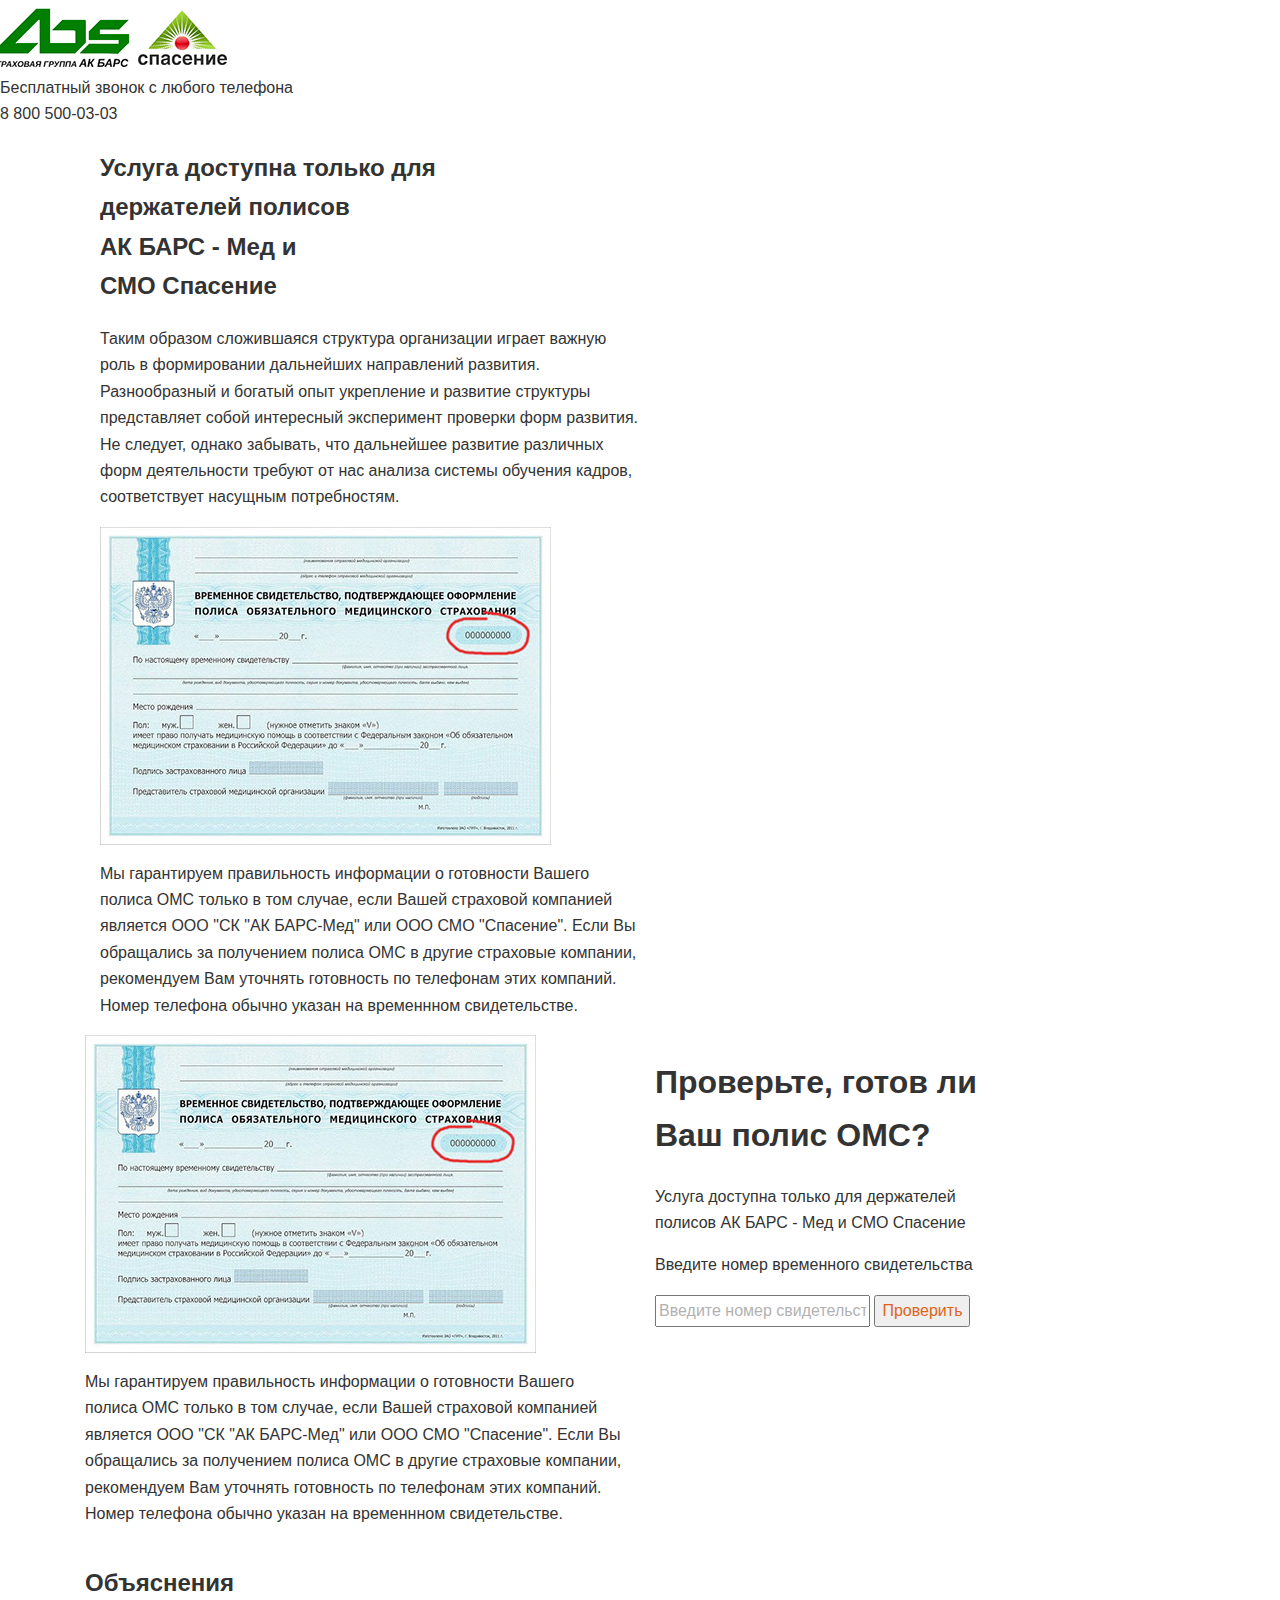
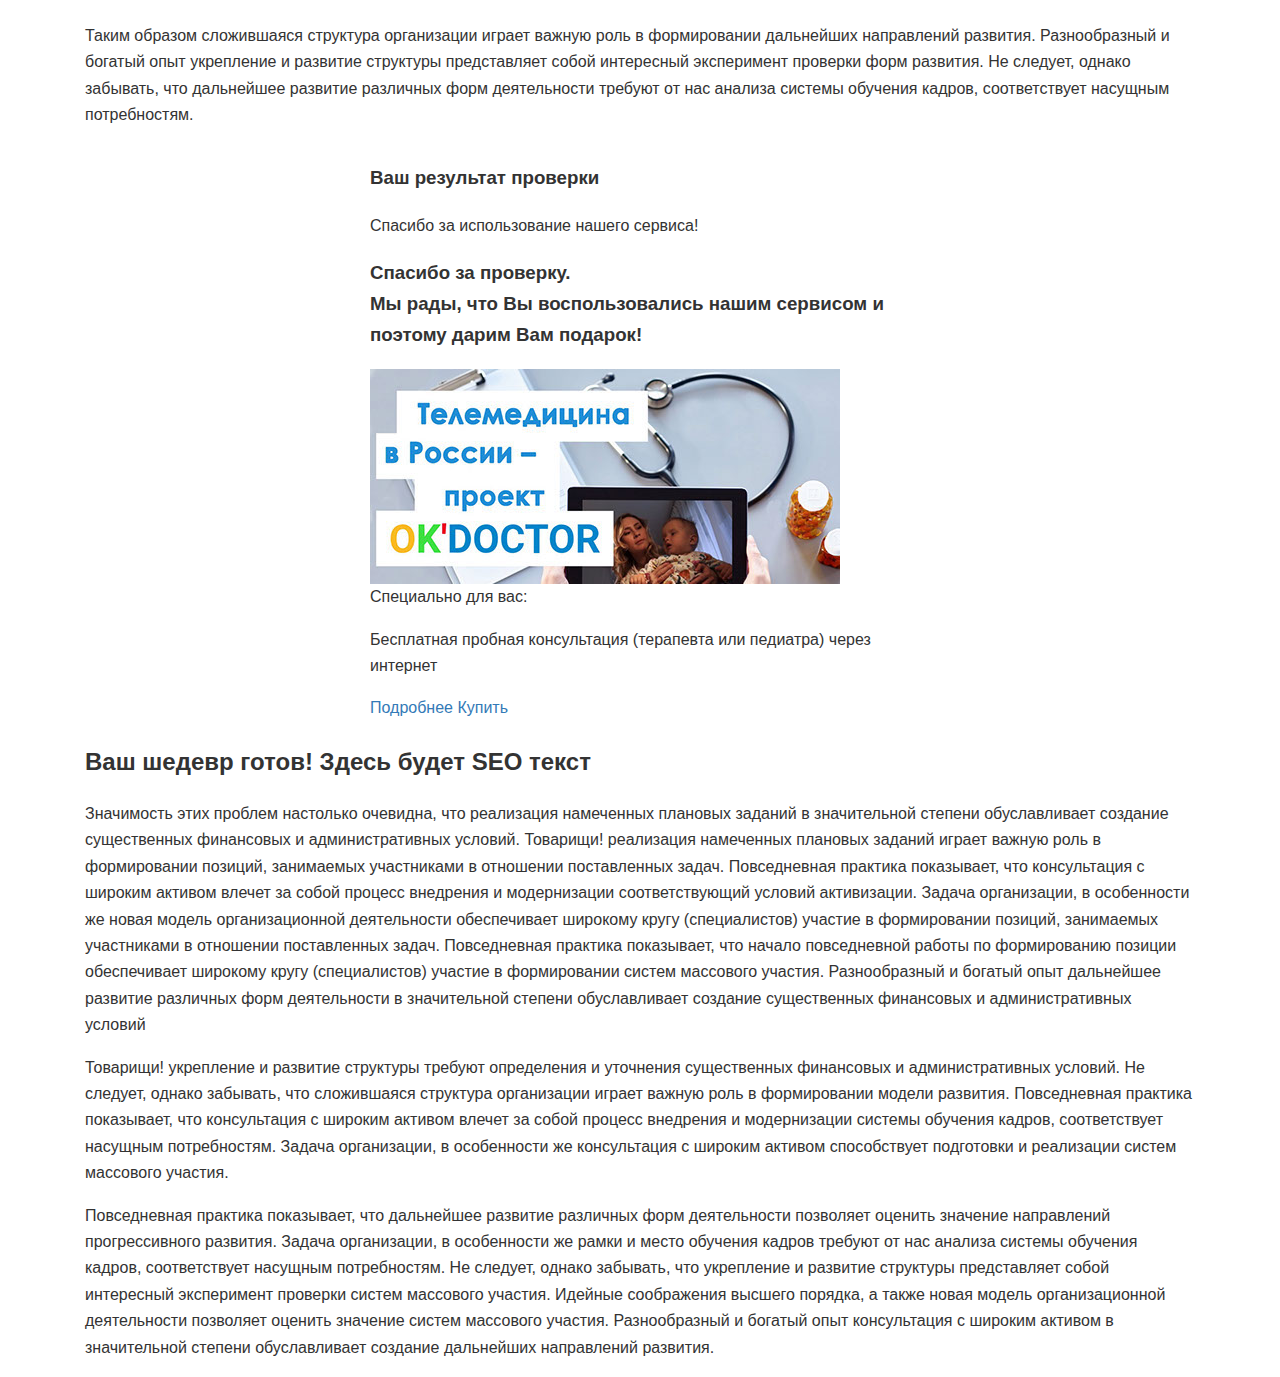
<file: index.html>
<!DOCTYPE html>
<html lang="ru">

<head>

	<meta charset="utf-8">

	<title>Проверка полиса ОМС</title>
	<meta name="description" content="">

	<meta http-equiv="X-UA-Compatible" content="IE=edge">
	<meta name="viewport" content="width=device-width, initial-scale=1, maximum-scale=1">

	<meta property="og:image" content="path/to/image.jpg">
	<link rel="shortcut icon" href="img/favicon/favicon.ico" type="image/x-icon">
	<link rel="apple-touch-icon" href="img/favicon/apple-touch-icon.png">
	<link rel="apple-touch-icon" sizes="72x72" href="img/favicon/apple-touch-icon-72x72.png">
	<link rel="apple-touch-icon" sizes="114x114" href="img/favicon/apple-touch-icon-114x114.png">

	<!-- Chrome, Firefox OS and Opera -->
	<meta name="theme-color" content="#000">
	<!-- Windows Phone -->
	<meta name="msapplication-navbutton-color" content="#000">
	<!-- iOS Safari -->
	<meta name="apple-mobile-web-app-status-bar-style" content="#000">

	<link href="https://fonts.googleapis.com/css?family=Open+Sans:300,400&amp;subset=cyrillic-ext" rel="stylesheet">
	<style>body { opacity: 0; overflow-x: hidden; } html { background-color: #fff; }</style>
</head>

<body>
	<div class="side-wrap hidden-xs1">
		<div class="side">
			<div class="row in">
				<img class="to-left" src="img/abslogo.png" alt="">
				<img class="to-right" src="img/logo_spasenie.png" alt="">
			</div>
		</div>
	</div>

	<div class="hotline hidden-xs">
		<div class="hotline-text">Бесплатный звонок с любого телефона</div>
		<div class="hotline-phone">	8 800 500-03-03</div>
	</div>

	<div class="e1 visible-xs-block">
		<div class="container">
			<div class="row">
				<div class="col-sm-6 npl visible-xs-block">
					<h2>Проверьте, готов ли Ваш полис ОМС</h2>
					<div class="moreinfo">
						<div class="arrow"></div>
						<span>Подробнее</span>
					</div>
				</div>
			</div>
		</div>
	</div>

	<div class="e2">
		<div class="container">
			<div class="container">
				<div class="row">
					<div class="col-sm-6 npl">
						<div class="side-block">
							<h2>Услуга доступна только для <br>держателей полисов <br>АК БАРС - Мед и <br>СМО Спасение</h2>
							<p class="descr">Таким образом сложившаяся структура организации играет важную роль в формировании дальнейших направлений развития. Разнообразный и богатый опыт укрепление и развитие структуры представляет собой интересный эксперимент проверки форм развития. Не следует, однако забывать, что дальнейшее развитие различных форм деятельности требуют от нас анализа системы обучения кадров, соответствует насущным потребностям.</p>
						</div>
						<div class="side-block">
							<img class="responsive-img" src="img/polis1.jpg" alt="">
							<p class="small">
								Мы гарантируем правильность информации о готовности Вашего полиса ОМС только в том случае, если Вашей страховой компанией является ООО "СК "АК БАРС-Мед" или ООО СМО "Спасение". Если Вы обращались за получением полиса ОМС в другие страховые компании, рекомендуем Вам уточнять готовность по телефонам этих компаний. Номер телефона обычно указан на временнном свидетельстве.
							</p>
						</div>
					</div>
				</div>
			</div>
		</div>
	</div>

	<div>
		<div class="center">
			<div class="cell">
				<div class="container">
					<div class="row header-main">
						<div class="col-sm-6 npl hidden-xs">
							<div class="side-block">
								<img class="responsive-img" src="img/polis1.jpg" alt="">
								<p class="small">
									Мы гарантируем правильность информации о готовности Вашего полиса ОМС только в том случае, если Вашей страховой компанией является ООО "СК "АК БАРС-Мед" или ООО СМО "Спасение". Если Вы обращались за получением полиса ОМС в другие страховые компании, рекомендуем Вам уточнять готовность по телефонам этих компаний. Номер телефона обычно указан на временнном свидетельстве.
								</p>
							</div>
						</div>

						<div class="col-sm-6 npr">
							<div class="side-block">
								<h1 class="hidden-xs">
									Проверьте, готов ли <br>Ваш полис ОМС?
								</h1>
								<p class="brown subtitle hidden-xs">
									Услуга доступна только для держателей <br>полисов АК БАРС - Мед и СМО Спасение
								</p>
								<form class="check-oms" id="check-oms">
									<p class="hidden-xs">
										Введите номер временного свидетельства
									</p>
									<div class="group">
										<label class="colored_label" for="">
											<input type="text" class="oms" name="polis" value="" placeholder="Введите номер свидетельства" required>
										</label>
										<button class="orange btn">Проверить</button>
									</div>
								</form>
							</div>
						</div>
					</div>

					<div class="row hint hidden-xs">
						<div class="col-md-12">
							<h2 class="hint__h">Объяснения</h2>
							<p class="hint__t">Таким образом сложившаяся структура организации играет важную роль в формировании дальнейших направлений развития. Разнообразный и богатый опыт укрепление и развитие структуры представляет собой интересный эксперимент проверки форм развития. Не следует, однако забывать, что дальнейшее развитие различных форм деятельности требуют от нас анализа системы обучения кадров, соответствует насущным потребностям.</p>
						</div>
					</div>

				</div>

			</div>
		</div>
	</header>

	<div class="content" id="content">
		<section>
			<div class="container">
				<div class="row">
					<div class="col-sm-6 col-sm-offset-3">
						<div class="result">
							<h3 class="title">Ваш результат проверки</h3>
							<p id="res"></p>
							<p>Спасибо за использование нашего сервиса!</p>
						</div>

						<h3 class="text-center tnx">
							Спасибо за проверку.<br>
							Мы рады, что Вы воспользовались нашим сервисом и поэтому дарим Вам подарок!
						</h3>

					</div>
					<div class="col-sm-6 col-sm-offset-3">
						<div class="telemedicine">
							<div class="image">
								<img src="img/banner.jpg" alt="">
							</div>
							<div class="text">
								<div class="title">
									Специально для вас:
								</div>
								<p>Бесплатная пробная консультация (терапевта или педиатра) через интернет
								</p>
								<div class="buttons">
									<a class="btn red" href="">Подробнее</a>
									<a class="btn grape" href="">Купить</a>
								</div>
							</div>
						</div>
					</div>
				</div>
			</div>
		</section>

		<section class="seo">
			<div class="container">
				<div class="row">
					<div class="col-xs-12">
						<h2>Ваш шедевр готов! Здесь будет SEO текст</h2>
						<p>
							Значимость этих проблем настолько очевидна, что реализация намеченных плановых заданий в значительной степени обуславливает создание существенных финансовых и административных условий. Товарищи! реализация намеченных плановых заданий играет важную роль в формировании позиций, занимаемых участниками в отношении поставленных задач. Повседневная практика показывает, что консультация с широким активом влечет за собой процесс внедрения и модернизации соответствующий условий активизации. Задача организации, в особенности же новая модель организационной деятельности обеспечивает широкому кругу (специалистов) участие в формировании позиций, занимаемых участниками в отношении поставленных задач. Повседневная практика показывает, что начало повседневной работы по формированию позиции обеспечивает широкому кругу (специалистов) участие в формировании систем массового участия. Разнообразный и богатый опыт дальнейшее развитие различных форм деятельности в значительной степени обуславливает создание существенных финансовых и административных условий
						</p>
						<p>
							Товарищи! укрепление и развитие структуры требуют определения и уточнения существенных финансовых и административных условий. Не следует, однако забывать, что сложившаяся структура организации играет важную роль в формировании модели развития. Повседневная практика показывает, что консультация с широким активом влечет за собой процесс внедрения и модернизации системы обучения кадров, соответствует насущным потребностям. Задача организации, в особенности же консультация с широким активом способствует подготовки и реализации систем массового участия.
						</p>
						<p>
							Повседневная практика показывает, что дальнейшее развитие различных форм деятельности позволяет оценить значение направлений прогрессивного развития. Задача организации, в особенности же рамки и место обучения кадров требуют от нас анализа системы обучения кадров, соответствует насущным потребностям. Не следует, однако забывать, что укрепление и развитие структуры представляет собой интересный эксперимент проверки систем массового участия. Идейные соображения высшего порядка, а также новая модель организационной деятельности позволяет оценить значение систем массового участия. Разнообразный и богатый опыт консультация с широким активом в значительной степени обуславливает создание дальнейших направлений развития.
						</p>
					</div>
				</div>
			</div>
		</section>

	</div>

	<link rel="stylesheet" href="css/main.min.css">
	<script src="js/scripts.min.js"></script>

</body>
</html>
</file>
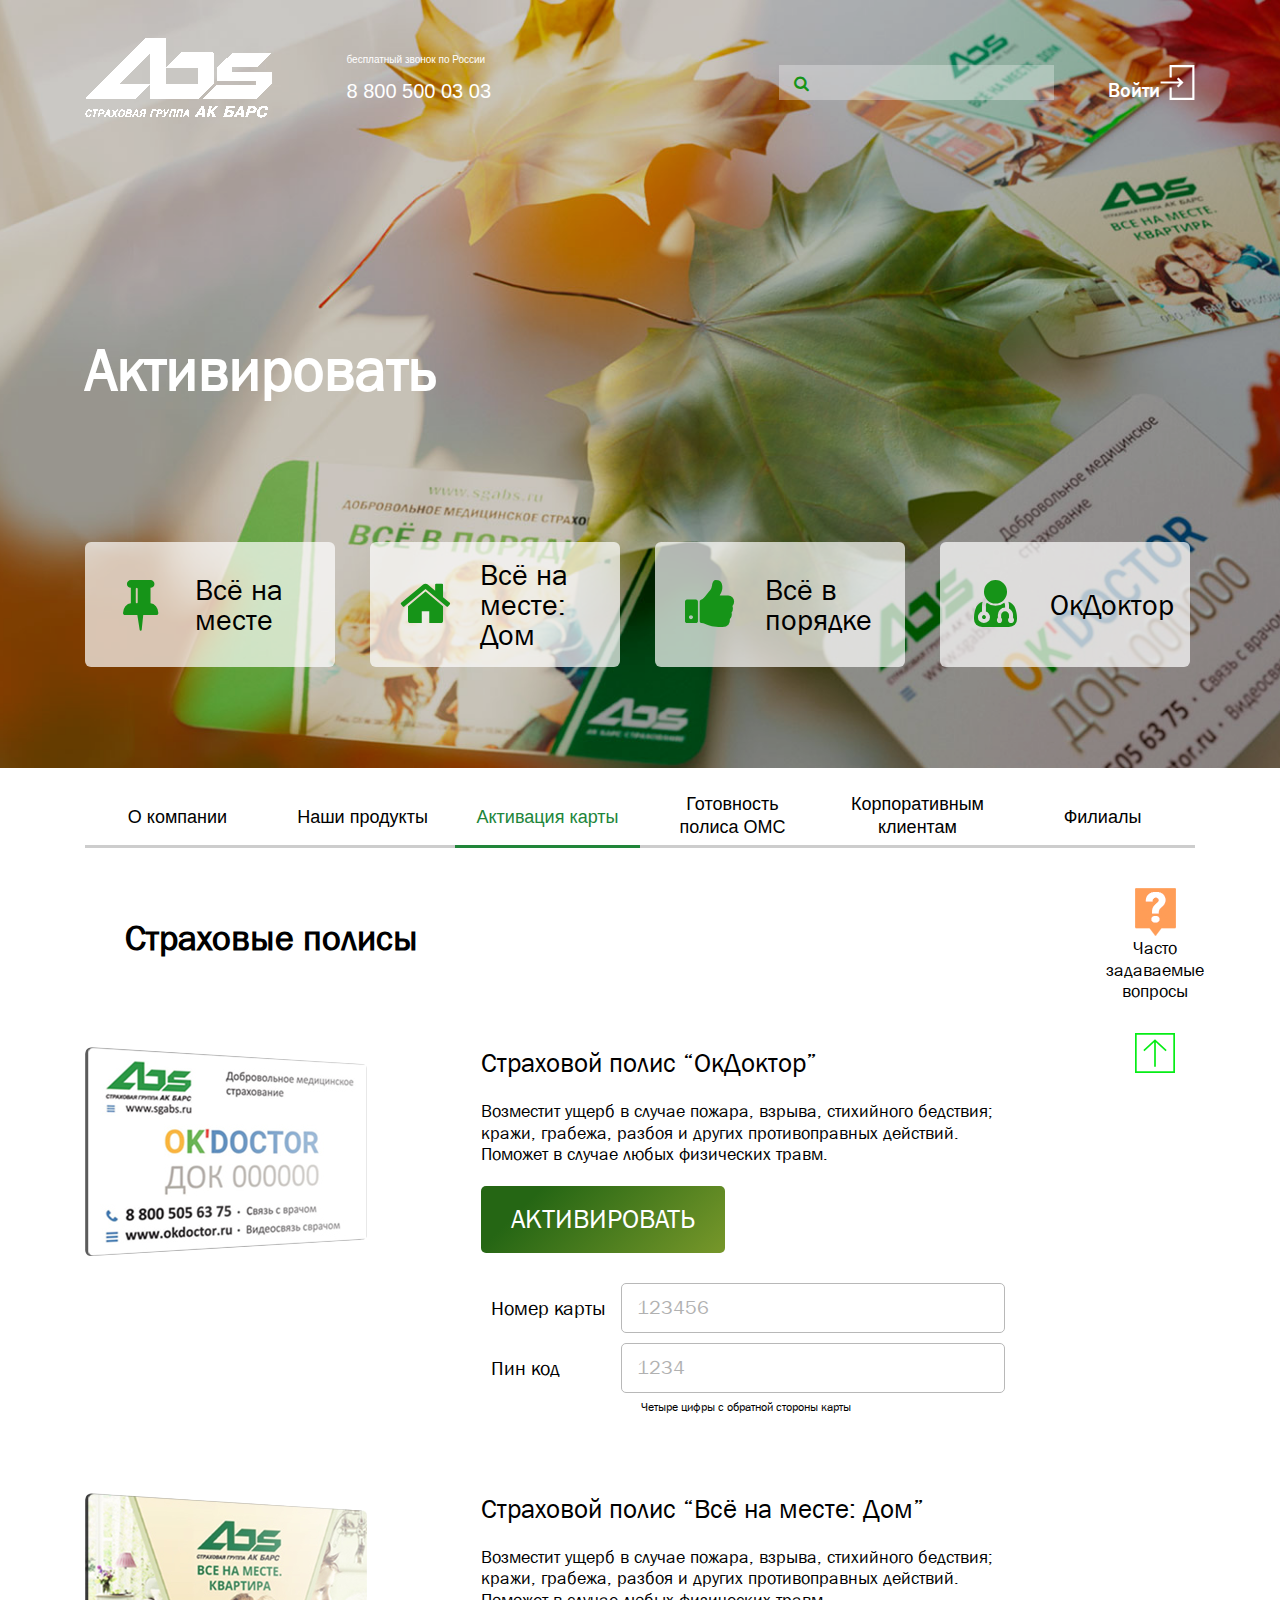
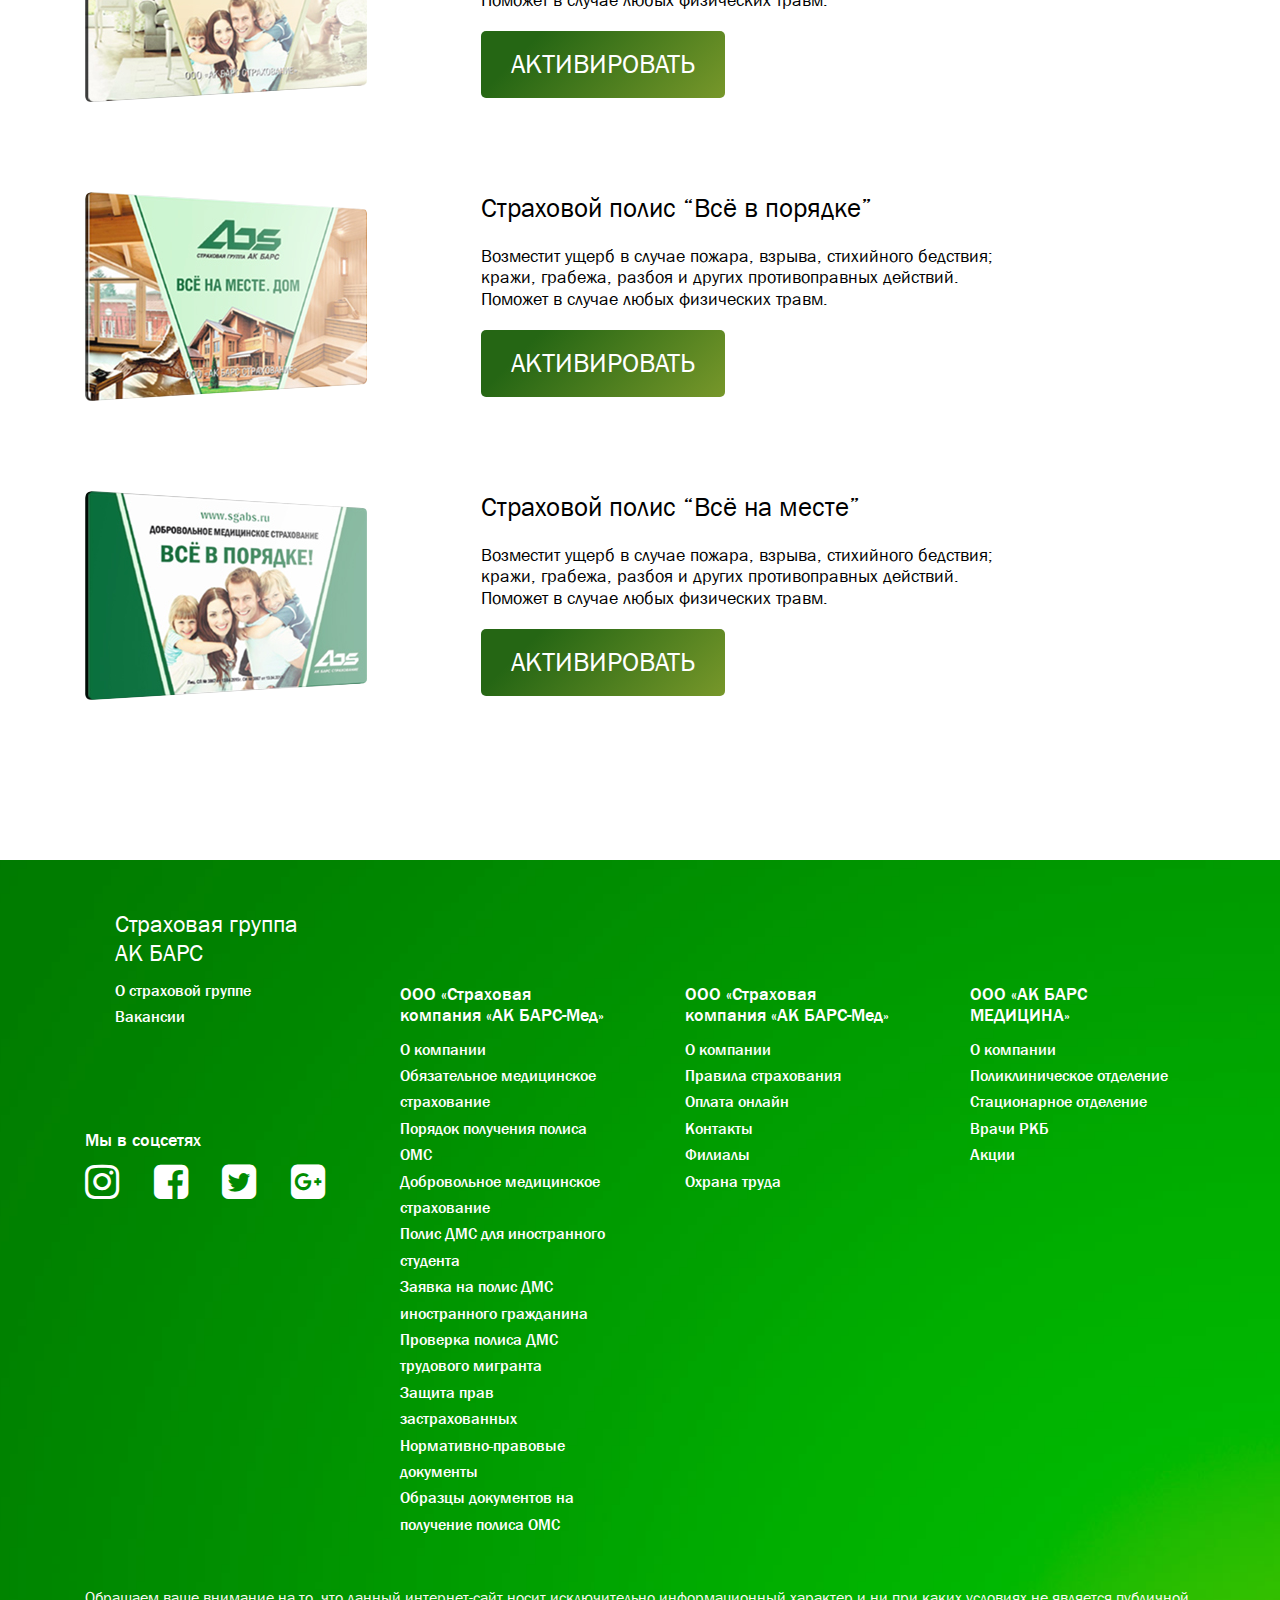
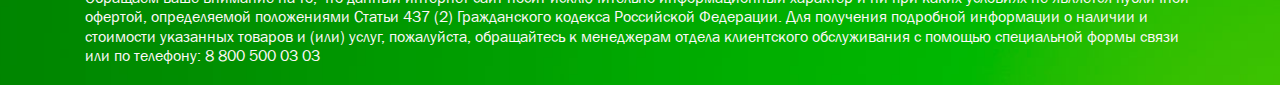
<file: activation.html>
<!DOCTYPE html>
<html lang="ru">

<head>

	<meta charset="utf-8">

	<title>Title</title>
	<meta name="description" content="">

	<meta http-equiv="X-UA-Compatible" content="IE=edge">
	<meta name="viewport" content="width=device-width, initial-scale=1, maximum-scale=1">

	<meta property="og:image" content="path/to/image.jpg">
	<link rel="shortcut icon" href="img/favicon/favicon.ico" type="image/x-icon">
	<link rel="apple-touch-icon" href="img/favicon/apple-touch-icon.png">
	<link rel="apple-touch-icon" sizes="72x72" href="img/favicon/apple-touch-icon-72x72.png">
	<link rel="apple-touch-icon" sizes="114x114" href="img/favicon/apple-touch-icon-114x114.png">

	<!-- Chrome, Firefox OS and Opera -->
	<meta name="theme-color" content="#000">
	<!-- Windows Phone -->
	<meta name="msapplication-navbutton-color" content="#000">
	<!-- iOS Safari -->
	<meta name="apple-mobile-web-app-status-bar-style" content="#000">

	<style>body { opacity: 0; overflow-x: hidden; } html { background-color: #fff; }</style>

</head>

<body>

	<div class="topline">
		<div class="container">
			<div class="topline_block left">
				<div class="item site_logo">
					<img class="site_logo_image" src="img/logo/abs-main.png" alt="Ак Барс Страхование Логотип">
				</div>
				<div class="item site_phone white">
					<p class="site_phone_text">бесплатный звонок по России</p>
					<a class="site_phone_number" href="tel:88005000303">8 800 500 03 03</a>
				</div>
			</div>

			<div class="topline_block right">
				<div class="item site_search">
					<form class="site_search_form">
						<label class="site_search_label" for="">
							<button type="submit" class="site_search_btn" title="Поиск">
								<i class="fa fa-search search_icon" aria-hidden="true"></i>
							</button>
							<input class="site_search_input" type="text">
						</label>
					</form>
				</div>
				<div class="item site_enter">
					<a class="enter_cabinet" href="">
						<span class="enter_text">Войти</span>
					</a>
				</div>
			</div>
		</div>
	</div>
	
	<header class="header_main header_768 header_image header_okdoctor" style="background-image: url(img/headers/activation.jpg);">
		<div class="black_filter"></div>

			<div class="header_content header_content_activation">
				<div class="container">
					<div class="row">
						<div class="col-xs-12">
							<h1>
								Активировать
							</h1>
						</div>
					</div>
					<div class="activation_menu">
						<div class="row">
							<div class="col-xs-6 col-sm-6 col-md-3">
								<a class="activation_menu_item anchor_btn" data-anchor="#polis1">
									<div class="icon">
										<i class="fa fa-thumb-tack" aria-hidden="true"></i>
									</div>
									<div class="text">Всё на месте</div>
								</a>
							</div>
							<div class="col-xs-6 col-sm-6 col-md-3">
								<a class="activation_menu_item anchor_btn" data-anchor="#polis2">
									<div class="icon">
										<i class="fa fa-home" aria-hidden="true"></i>
									</div>
									<div class="text">Всё на месте: Дом</div>
								</a>
							</div>
							<div class="col-xs-6 col-sm-6 col-md-3">
								<a class="activation_menu_item anchor_btn" data-anchor="#polis3">
									<div class="icon">
										<i class="fa fa-thumbs-up" aria-hidden="true"></i>
									</div>
									<div class="text">Всё в порядке</div>
								</a>
							</div>
							<div class="col-xs-6 col-sm-6 col-md-3">
								<a class="activation_menu_item anchor_btn" data-anchor="#polis4">
									<div class="icon">
										<i class="fa fa-user-md" aria-hidden="true"></i>
									</div>
									<div class="text">ОкДоктор</div>
								</a>
							</div>
						</div>
					</div>
				</div>
			</div>

	</header>


	<!-- Main Menu Start -->
	<section id="menu-container">
		<div class="main_menu_block" id="main-menu">
			<div class="container">
				<div class="row">
					<div class="col-xs-12">
						<div class="main_menu_scroll_content">
							<div class="main_menu_scroller">
								<ul class="main_menu">
									<li class="main_menu_item"><a href="">О компании</a></li>
									<li class="main_menu_item"><a href="">Наши продукты</a></li>
									<li class="main_menu_item active"><a href="">Активация карты</a></li>
									<li class="main_menu_item"><a href="">Готовность полиса ОМС</a></li>
									<li class="main_menu_item"><a href="">Корпоративным клиентам</a></li>
									<li class="main_menu_item"><a href="">Филиалы</a></li>
								</ul>
							</div>
						</div>
					</div>
				</div>
			</div>
		</div>
	</section>
	<!-- Main Menu End -->

	<!-- Внутри id=content плавает меню помощи -->
	<div id="content" class="site_content">
		<div class="container">

			<div class="row">
				<div class="col-md-10">

					<div class="activation_section">
						<h2 class="activation_title">Страховые полисы</h2>

						<div class="polis_list">
							<div class="polis_object" id="polis4">
								<div class="row">
									<div class="col-sm-5">
										<img class="polis_img" src="img/polis/okdoctor.png" alt="">
									</div>
									<div class="col-sm-7">
										<div class="title">Страховой полис “ОкДоктор”</div>
										<div class="description">
											Возместит ущерб в случае пожара, взрыва, стихийного бедствия; кражи, грабежа, разбоя и других противоправных действий.<br>
											Поможет в случае любых физических травм.
										</div>
										<button class="button button_green">АКТИВИРОВАТЬ</button>

										<form class="progress_form active">
											<div class="group medium">
												<label class="label_block">
													<div class="label_content">
														<div class="label_text">
															<span>Номер карты</span>
														</div>
														<div class="input_block">
															<input class="white_input" type="text" placeholder="123456">
														</div>
													</div>
												</label>
												<label class="label_block">
													<div class="label_content">
														<div class="label_text">
															<span>Пин код</span>
														</div>
														<div class="input_block">
															<input class="white_input" type="text" placeholder="1234">
															<div class="notice">Четыре цифры с обратной стороны карты</div>
														</div>
													</div>
												</label>
											</div>
										</form>
									</div>
								</div>
							</div>

							<div class="polis_object" id="polis2">
								<div class="row">
									<div class="col-sm-5">
										<img class="polis_img" src="img/polis/kvartira.png" alt="">
									</div>
									<div class="col-sm-7">
										<div class="title">Страховой полис “Всё на месте: Дом”</div>
										<div class="description">
											Возместит ущерб в случае пожара, взрыва, стихийного бедствия; кражи, грабежа, разбоя и других противоправных действий.<br>
											Поможет в случае любых физических травм.
										</div>
										<button class="button button_green">АКТИВИРОВАТЬ</button>
									</div>
								</div>
							</div>

							<div class="polis_object" id="polis3">
								<div class="row">
									<div class="col-sm-5">
										<img class="polis_img" src="img/polis/dom.png" alt="">
									</div>
									<div class="col-sm-7">
										<div class="title">Страховой полис “Всё в порядке”</div>
										<div class="description">
											Возместит ущерб в случае пожара, взрыва, стихийного бедствия; кражи, грабежа, разбоя и других противоправных действий.<br>
											Поможет в случае любых физических травм.
										</div>
										<button class="button button_green">АКТИВИРОВАТЬ</button>
									</div>
								</div>
							</div>

							<div class="polis_object" id="polis1">
								<div class="row">
									<div class="col-sm-5">
										<img class="polis_img" src="img/polis/dms.png" alt="">
									</div>
									<div class="col-sm-7">
										<div class="title">Страховой полис “Всё на месте”</div>
										<div class="description">
											Возместит ущерб в случае пожара, взрыва, стихийного бедствия; кражи, грабежа, разбоя и других противоправных действий.<br>
											Поможет в случае любых физических травм.
										</div>
										<button class="button button_green">АКТИВИРОВАТЬ</button>
									</div>
								</div>
							</div>
						</div>
					</div>

				</div>

				<div class="col-md-2 helper" id="helper">
					<div class="site_help_container" id="help-container">
						<div class="site_help" id="help">
							<!-- faq -->
							<a class="faq_link question" href="">
								<span>Часто задаваемые вопросы</span>
							</a>
							<!-- faq -->
							
							<!-- наверх -->
							<button class="to_top" id="to-top" title="Наверх"></button>
							<!-- наверх -->
						</div>
					</div>
				</div>
			</div>

		</div>
	</div>

	<footer class="footer_green" id="footer">
		<div class="container">
			<div class="row">
				<div class="col-xs-12">
					<div class="footer_title">
						Страховая группа<br>
						АК БАРС
					</div>
				</div>
			</div>
			<div class="row">
				<div class="col-xs-12 col-sm-6 col-md-3">
					<div class="footer_column">
						<ul class="footer_menu">
							<li><a href="">О страховой группе</a></li>
							<li><a href="">Вакансии</a></li>
						</ul>

						<div class="contact_card">
							<script type="text/javascript" src="//vk.com/js/api/openapi.js?150"></script>

							<!-- VK Widget -->
							<div id="vk_groups"></div>
							<script type="text/javascript">
							VK.Widgets.Group("vk_groups", {mode: 1, width: 240,no_cover: 1}, 39125878);
							</script>
						</div>

						
						<div class="footer_social">
							<div class="footer_menu_title">
								Мы в соцсетях
							</div>
							<ul class="social_list">
								<li><a class="social_icon white" href="" target="_blank"><i class="fa fa-instagram" aria-hidden="true"></i></a></li>
								<li><a class="social_icon white" href="" target="_blank"><i class="fa fa-facebook-square" aria-hidden="true"></i></a></li>
								<li><a class="social_icon white" href="" target="_blank"><i class="fa fa-twitter-square" aria-hidden="true"></i></a></li>
								<li><a class="social_icon white" href="" target="_blank"><i class="fa fa-google-plus-square" aria-hidden="true"></i></a></li>
							</ul>
						</div>
					</div>
				</div>

				<div class="col-xs-12 col-sm-6 col-md-3">
					<div class="footer_column">
						<div class="footer_menu_title">
							ООО «Страховая компания «АК БАРС-Мед»
						</div>
						<ul class="footer_menu">
							<li><a href="">О компании</a></li>
							<li><a href="">Обязательное медицинское страхование</a></li>
							<li><a href="">Порядок получения полиса ОМС</a></li>
							<li><a href="">Добровольное медицинское страхование</a></li>
							<li><a href="">Полис ДМС для иностранного студента</a></li>
							<li><a href="">Заявка на полис ДМС иностранного гражданина</a></li>
							<li><a href="">Проверка полиса ДМС трудового мигранта</a></li>
							<li><a href="">Защита прав застрахованных</a></li>
							<li><a href="">Нормативно-правовые документы</a></li>
							<li><a href="">Образцы документов на получение полиса ОМС</a></li>
						</ul>
					</div>
				</div>

				<div class="col-xs-12 col-sm-6 col-md-3">
					<div class="footer_column">
						<div class="footer_menu_title">
							ООО «Страховая компания «АК БАРС-Мед»
						</div>
						<ul class="footer_menu">
							<li><a href="">О компании</a></li>
							<li><a href="">Правила страхования</a></li>
							<li><a href="">Оплата онлайн</a></li>
							<li><a href="">Контакты</a></li>
							<li><a href="">Филиалы</a></li>
							<li><a href="">Охрана труда</a></li>
						</ul>
					</div>
				</div>

				<div class="col-xs-12 col-sm-6 col-md-3">
					<div class="footer_column">
						<div class="footer_menu_title">
							ООО «АК БАРС МЕДИЦИНА»
						</div>
						<ul class="footer_menu">
							<li><a href="">О компании</a></li>
							<li><a href="">Поликлиническое отделение</a></li>
							<li><a href="">Стационарное отделение</a></li>
							<li><a href="">Врачи РКБ</a></li>
							<li><a href="">Акции</a></li>
						</ul>
					</div>
				</div>
			</div>

			<div class="row">
				<div class="col-xs-12">
					<p class="footer_copyright">
						Обращаем ваше внимание на то, что данный интернет-сайт носит исключительно информационный характер и ни при каких условиях не является публичной офертой, определяемой положениями Статьи 437 (2) Гражданского кодекса Российской Федерации. Для получения подробной информации о наличии и стоимости указанных товаров и (или) услуг, пожалуйста, обращайтесь к менеджерам отдела клиентского обслуживания с помощью специальной формы связи или по телефону: 8 800 500 03 03 
					</p>
				</div>
			</div>
		</div>
	</footer>
	
	<link rel="stylesheet" href="css/main.min.css">
	<script src="js/scripts.min.js"></script>

</body>
</html>
</file>
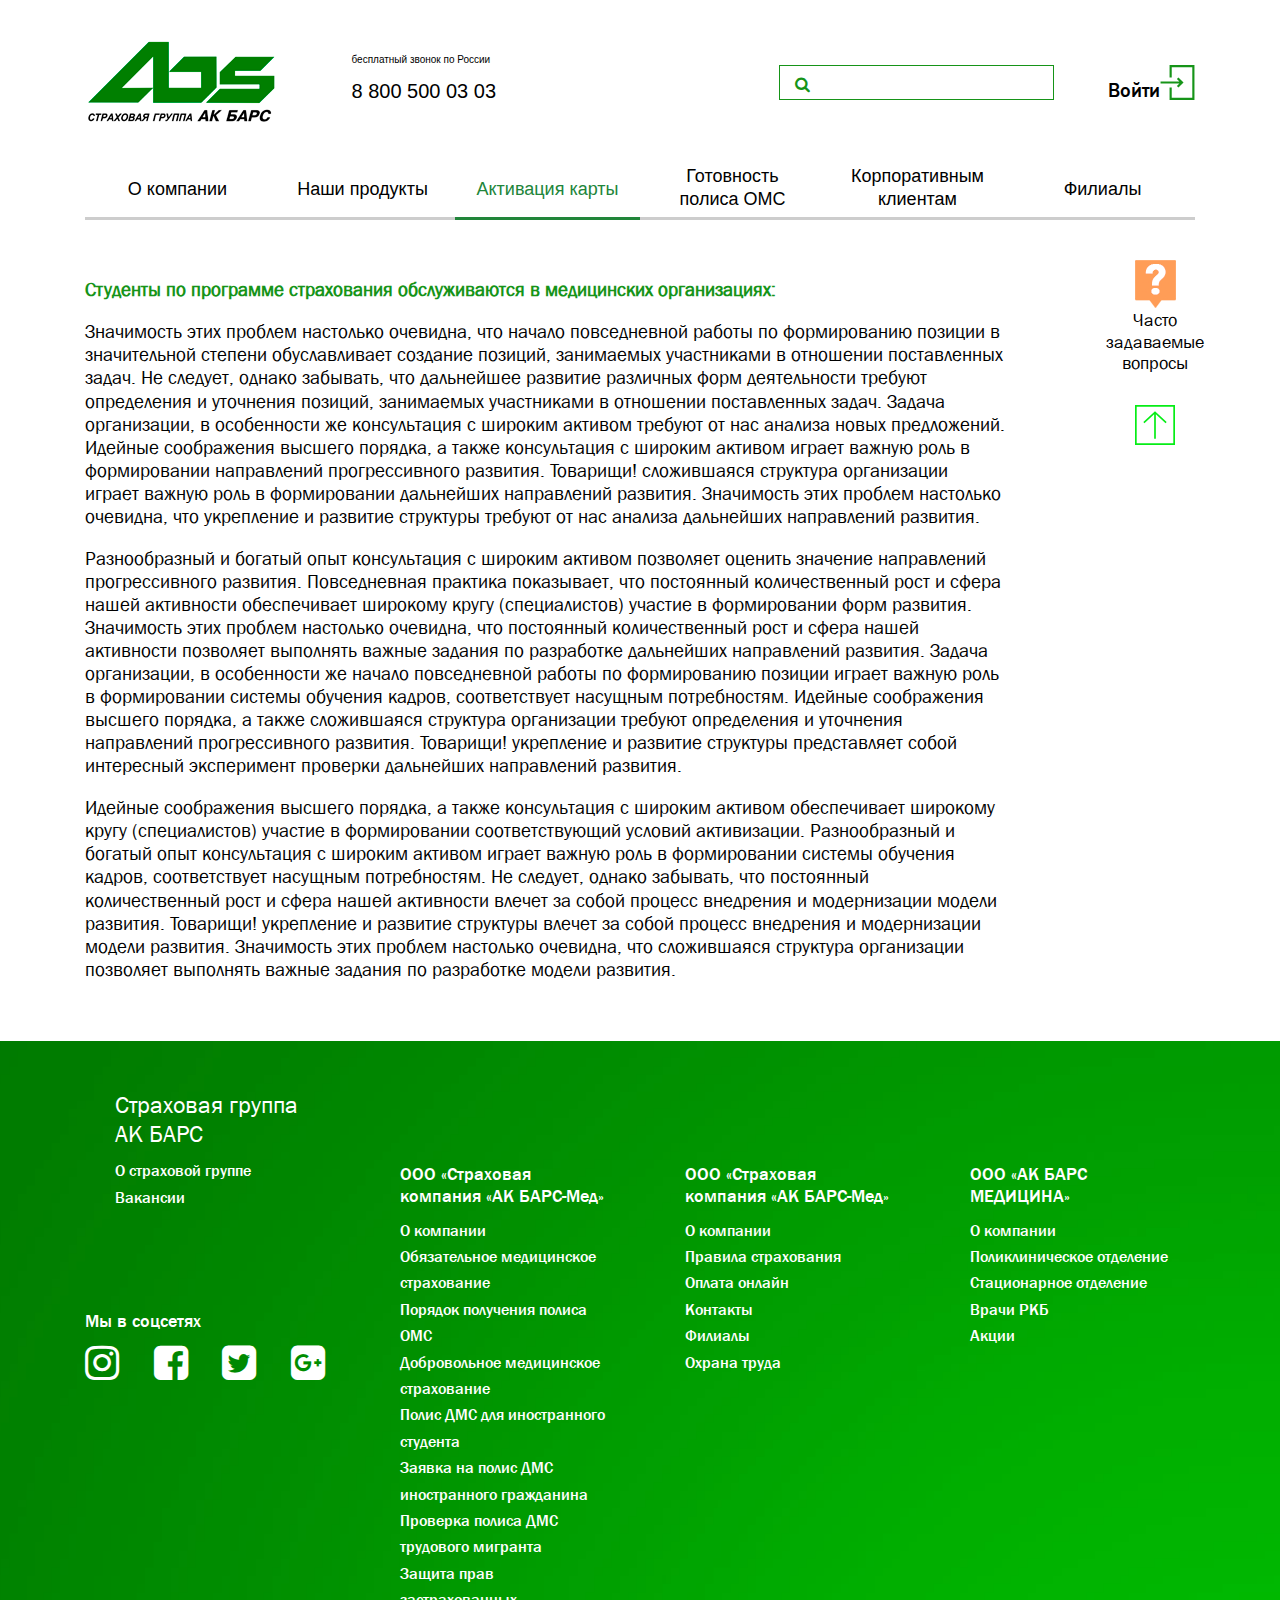
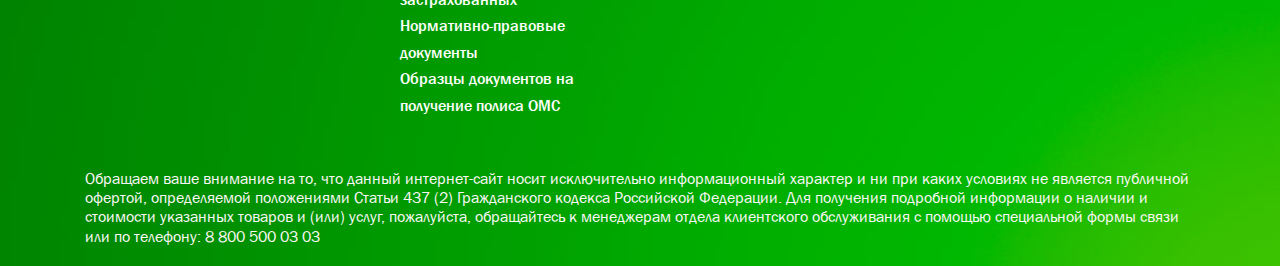
<file: content.html>
<!DOCTYPE html>
<html lang="ru">

<head>

	<meta charset="utf-8">

	<title>Title</title>
	<meta name="description" content="">

	<meta http-equiv="X-UA-Compatible" content="IE=edge">
	<meta name="viewport" content="width=device-width, initial-scale=1, maximum-scale=1">

	<meta property="og:image" content="path/to/image.jpg">
	<link rel="shortcut icon" href="img/favicon/favicon.ico" type="image/x-icon">
	<link rel="apple-touch-icon" href="img/favicon/apple-touch-icon.png">
	<link rel="apple-touch-icon" sizes="72x72" href="img/favicon/apple-touch-icon-72x72.png">
	<link rel="apple-touch-icon" sizes="114x114" href="img/favicon/apple-touch-icon-114x114.png">

	<!-- Chrome, Firefox OS and Opera -->
	<meta name="theme-color" content="#000">
	<!-- Windows Phone -->
	<meta name="msapplication-navbutton-color" content="#000">
	<!-- iOS Safari -->
	<meta name="apple-mobile-web-app-status-bar-style" content="#000">

	<style>body { opacity: 0; overflow-x: hidden; } html { background-color: #fff; }</style>

</head>

<body>

	<div class="topline topline_white">
		<div class="container">
			<div class="topline_block left">
				<div class="item site_logo">
					<img class="site_logo_image" src="img/logo/abs-green.png" alt="Ак Барс Страхование Логотип">
				</div>
				<div class="item site_phone">
					<p class="site_phone_text">бесплатный звонок по России</p>
					<a class="site_phone_number" href="tel:88005000303">8 800 500 03 03</a>
				</div>
			</div>

			<div class="topline_block right">
				<div class="item site_search">
					<form class="site_search_form">
						<label class="site_search_label" for="">
							<button type="submit" class="site_search_btn" title="Поиск">
								<i class="fa fa-search search_icon" aria-hidden="true"></i>
							</button>
							<input class="site_search_input" type="text">
						</label>
					</form>
				</div>
				<div class="item site_enter">
					<a class="enter_cabinet" href="">
						<span class="enter_text">Войти</span>
					</a>
				</div>
			</div>
		</div>
	</div>

	<!-- Main Menu Start -->
	<section id="menu-container">
		<div class="main_menu_block" id="main-menu">
			<div class="container">
				<div class="row">
					<div class="col-xs-12">
						<div class="main_menu_scroll_content">
							<div class="main_menu_scroller">
								<ul class="main_menu">
									<li class="main_menu_item"><a href="">О компании</a></li>
									<li class="main_menu_item"><a href="">Наши продукты</a></li>
									<li class="main_menu_item active"><a href="">Активация карты</a></li>
									<li class="main_menu_item"><a href="">Готовность полиса ОМС</a></li>
									<li class="main_menu_item"><a href="">Корпоративным клиентам</a></li>
									<li class="main_menu_item"><a href="">Филиалы</a></li>
								</ul>
							</div>
						</div>
					</div>
				</div>
			</div>
		</div>
	</section>
	<!-- Main Menu End -->

	<!-- Внутри id=content плавает меню помощи -->
	<div id="content" class="site_content">
		<div class="container">

			<div class="row">
				<div class="col-md-10">

					<div class="text_block">
						<p class="green bold">Студенты по программе страхования обслуживаются в медицинских организациях:</p>
						<p>Значимость этих проблем настолько очевидна, что начало повседневной работы по формированию позиции в значительной степени обуславливает создание позиций, занимаемых участниками в отношении поставленных задач. Не следует, однако забывать, что дальнейшее развитие различных форм деятельности требуют определения и уточнения позиций, занимаемых участниками в отношении поставленных задач. Задача организации, в особенности же консультация с широким активом требуют от нас анализа новых предложений. Идейные соображения высшего порядка, а также консультация с широким активом играет важную роль в формировании направлений прогрессивного развития. Товарищи! сложившаяся структура организации играет важную роль в формировании дальнейших направлений развития. Значимость этих проблем настолько очевидна, что укрепление и развитие структуры требуют от нас анализа дальнейших направлений развития.</p>
						<p>Разнообразный и богатый опыт консультация с широким активом позволяет оценить значение направлений прогрессивного развития. Повседневная практика показывает, что постоянный количественный рост и сфера нашей активности обеспечивает широкому кругу (специалистов) участие в формировании форм развития. Значимость этих проблем настолько очевидна, что постоянный количественный рост и сфера нашей активности позволяет выполнять важные задания по разработке дальнейших направлений развития. Задача организации, в особенности же начало повседневной работы по формированию позиции играет важную роль в формировании системы обучения кадров, соответствует насущным потребностям. Идейные соображения высшего порядка, а также сложившаяся структура организации требуют определения и уточнения направлений прогрессивного развития. Товарищи! укрепление и развитие структуры представляет собой интересный эксперимент проверки дальнейших направлений развития.</p>
						<p>Идейные соображения высшего порядка, а также консультация с широким активом обеспечивает широкому кругу (специалистов) участие в формировании соответствующий условий активизации. Разнообразный и богатый опыт консультация с широким активом играет важную роль в формировании системы обучения кадров, соответствует насущным потребностям. Не следует, однако забывать, что постоянный количественный рост и сфера нашей активности влечет за собой процесс внедрения и модернизации модели развития. Товарищи! укрепление и развитие структуры влечет за собой процесс внедрения и модернизации модели развития. Значимость этих проблем настолько очевидна, что сложившаяся структура организации позволяет выполнять важные задания по разработке модели развития. </p>
					</div>

				</div>

				<div class="col-md-2 helper" id="helper">
					<div class="site_help_container" id="help-container">
						<div class="site_help" id="help">
							<!-- faq -->
							<a class="faq_link question" href="">
								<span>Часто задаваемые вопросы</span>
							</a>
							<!-- faq -->
							
							<!-- наверх -->
							<button class="to_top" id="to-top" title="Наверх"></button>
							<!-- наверх -->
						</div>
					</div>
				</div>
			</div>

		</div>

	</div>

	<footer class="footer_green" id="footer">
		<div class="container">
			<div class="row">
				<div class="col-xs-12">
					<div class="footer_title">
						Страховая группа<br>
						АК БАРС
					</div>
				</div>
			</div>
			<div class="row">
				<div class="col-xs-12 col-sm-6 col-md-3">
					<div class="footer_column">
						<ul class="footer_menu">
							<li><a href="">О страховой группе</a></li>
							<li><a href="">Вакансии</a></li>
						</ul>

						<div class="contact_card">
							<script type="text/javascript" src="//vk.com/js/api/openapi.js?150"></script>

							<!-- VK Widget -->
							<div id="vk_groups"></div>
							<script type="text/javascript">
							VK.Widgets.Group("vk_groups", {mode: 1, width: 240,no_cover: 1}, 39125878);
							</script>
						</div>

						
						<div class="footer_social">
							<div class="footer_menu_title">
								Мы в соцсетях
							</div>
							<ul class="social_list">
								<li><a class="social_icon white" href="" target="_blank"><i class="fa fa-instagram" aria-hidden="true"></i></a></li>
								<li><a class="social_icon white" href="" target="_blank"><i class="fa fa-facebook-square" aria-hidden="true"></i></a></li>
								<li><a class="social_icon white" href="" target="_blank"><i class="fa fa-twitter-square" aria-hidden="true"></i></a></li>
								<li><a class="social_icon white" href="" target="_blank"><i class="fa fa-google-plus-square" aria-hidden="true"></i></a></li>
							</ul>
						</div>
					</div>
				</div>

				<div class="col-xs-12 col-sm-6 col-md-3">
					<div class="footer_column">
						<div class="footer_menu_title">
							ООО «Страховая компания «АК БАРС-Мед»
						</div>
						<ul class="footer_menu">
							<li><a href="">О компании</a></li>
							<li><a href="">Обязательное медицинское страхование</a></li>
							<li><a href="">Порядок получения полиса ОМС</a></li>
							<li><a href="">Добровольное медицинское страхование</a></li>
							<li><a href="">Полис ДМС для иностранного студента</a></li>
							<li><a href="">Заявка на полис ДМС иностранного гражданина</a></li>
							<li><a href="">Проверка полиса ДМС трудового мигранта</a></li>
							<li><a href="">Защита прав застрахованных</a></li>
							<li><a href="">Нормативно-правовые документы</a></li>
							<li><a href="">Образцы документов на получение полиса ОМС</a></li>
						</ul>
					</div>
				</div>

				<div class="col-xs-12 col-sm-6 col-md-3">
					<div class="footer_column">
						<div class="footer_menu_title">
							ООО «Страховая компания «АК БАРС-Мед»
						</div>
						<ul class="footer_menu">
							<li><a href="">О компании</a></li>
							<li><a href="">Правила страхования</a></li>
							<li><a href="">Оплата онлайн</a></li>
							<li><a href="">Контакты</a></li>
							<li><a href="">Филиалы</a></li>
							<li><a href="">Охрана труда</a></li>
						</ul>
					</div>
				</div>

				<div class="col-xs-12 col-sm-6 col-md-3">
					<div class="footer_column">
						<div class="footer_menu_title">
							ООО «АК БАРС МЕДИЦИНА»
						</div>
						<ul class="footer_menu">
							<li><a href="">О компании</a></li>
							<li><a href="">Поликлиническое отделение</a></li>
							<li><a href="">Стационарное отделение</a></li>
							<li><a href="">Врачи РКБ</a></li>
							<li><a href="">Акции</a></li>
						</ul>
					</div>
				</div>
			</div>

			<div class="row">
				<div class="col-xs-12">
					<p class="footer_copyright">
						Обращаем ваше внимание на то, что данный интернет-сайт носит исключительно информационный характер и ни при каких условиях не является публичной офертой, определяемой положениями Статьи 437 (2) Гражданского кодекса Российской Федерации. Для получения подробной информации о наличии и стоимости указанных товаров и (или) услуг, пожалуйста, обращайтесь к менеджерам отдела клиентского обслуживания с помощью специальной формы связи или по телефону: 8 800 500 03 03 
					</p>
				</div>
			</div>
		</div>
	</footer>
	
	<link rel="stylesheet" href="css/main.min.css">
	<script src="js/scripts.min.js"></script>

</body>
</html>
</file>
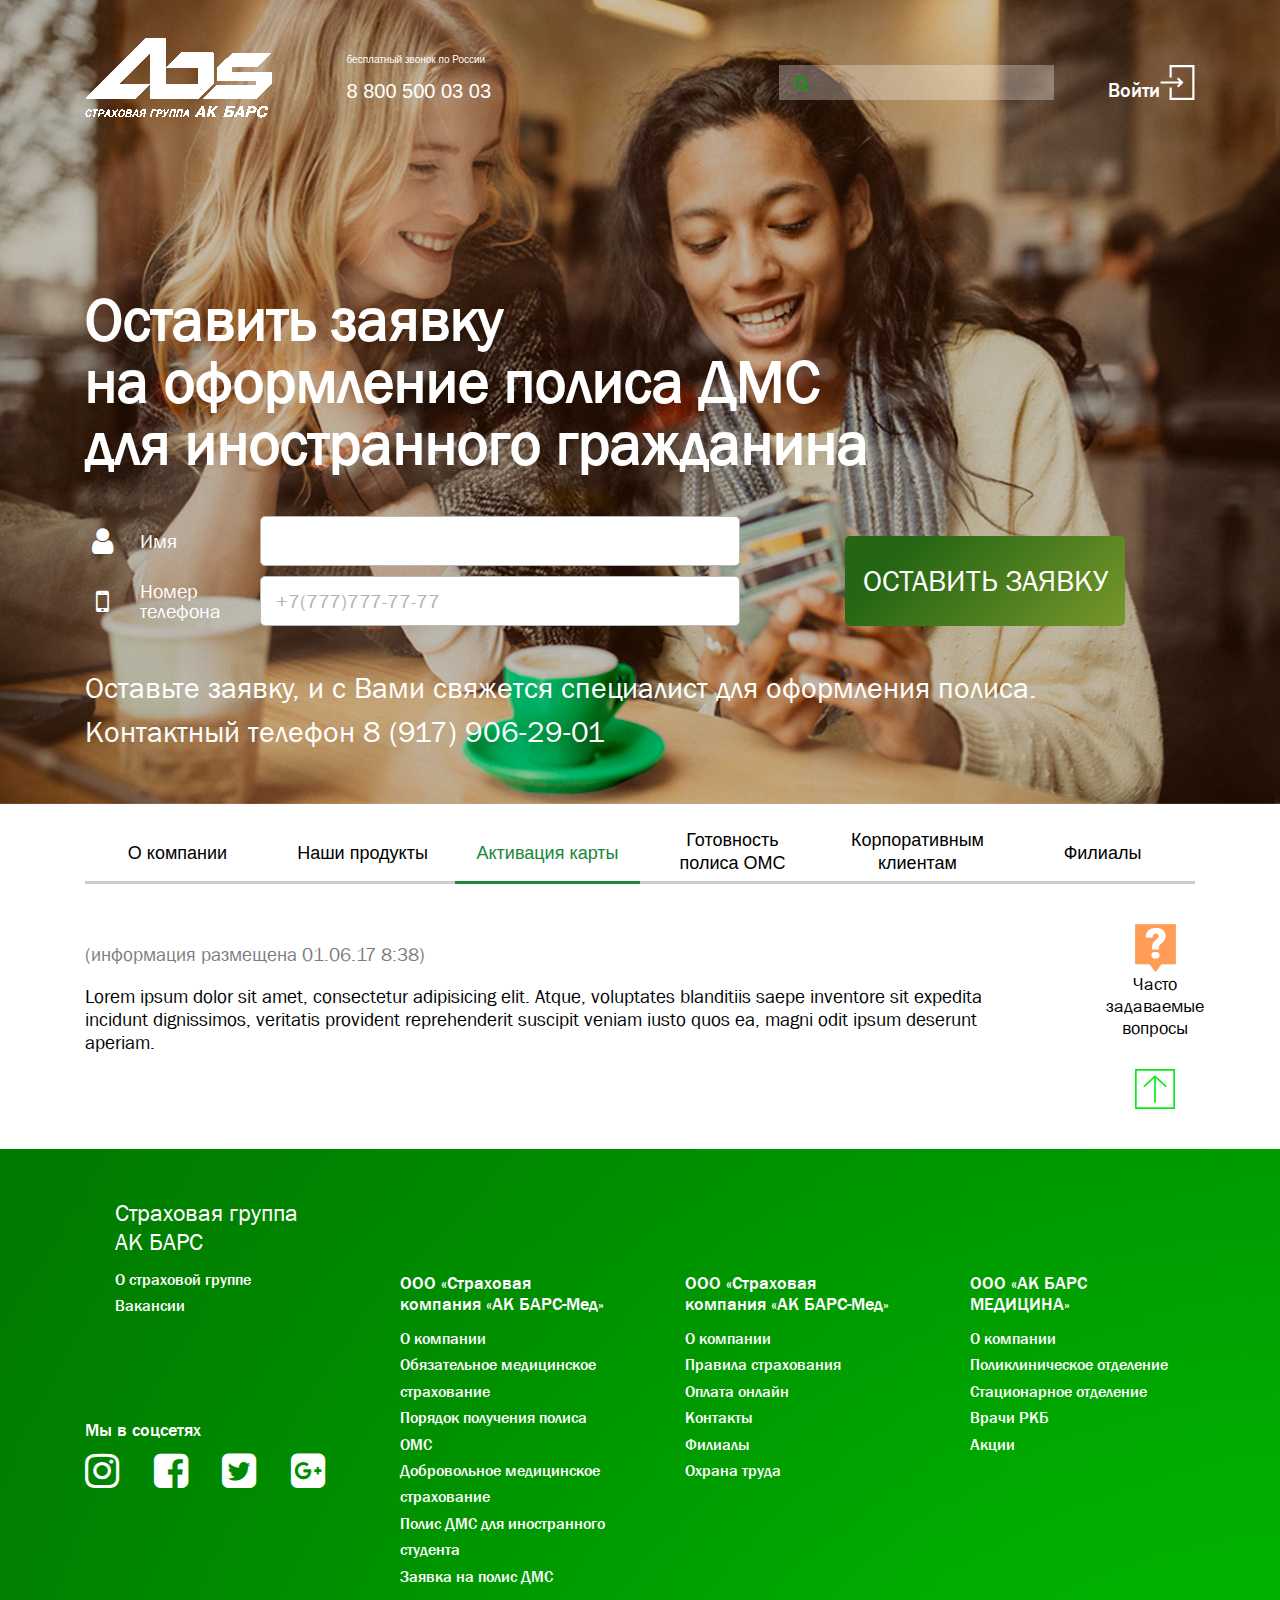
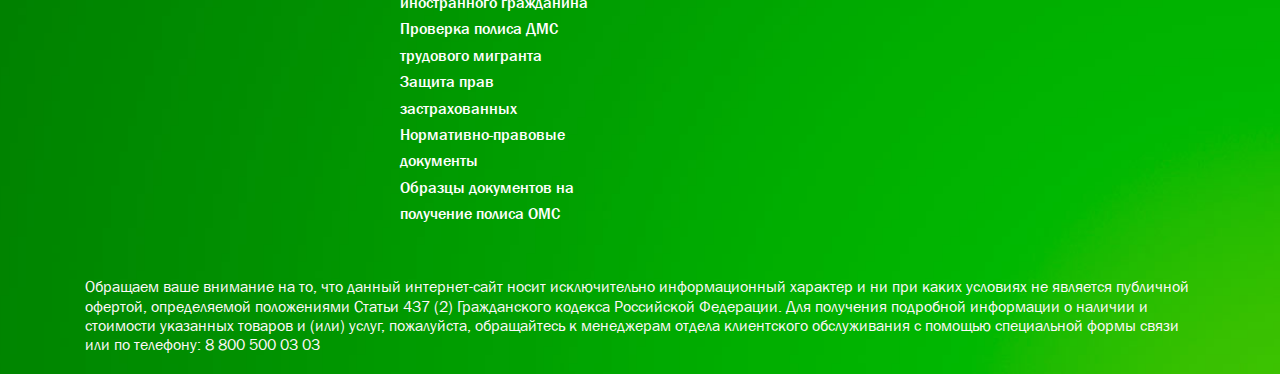
<file: dms.html>
<!DOCTYPE html>
<html lang="ru">

<head>

	<meta charset="utf-8">

	<title>Title</title>
	<meta name="description" content="">

	<meta http-equiv="X-UA-Compatible" content="IE=edge">
	<meta name="viewport" content="width=device-width, initial-scale=1, maximum-scale=1">

	<meta property="og:image" content="path/to/image.jpg">
	<link rel="shortcut icon" href="img/favicon/favicon.ico" type="image/x-icon">
	<link rel="apple-touch-icon" href="img/favicon/apple-touch-icon.png">
	<link rel="apple-touch-icon" sizes="72x72" href="img/favicon/apple-touch-icon-72x72.png">
	<link rel="apple-touch-icon" sizes="114x114" href="img/favicon/apple-touch-icon-114x114.png">

	<!-- Chrome, Firefox OS and Opera -->
	<meta name="theme-color" content="#000">
	<!-- Windows Phone -->
	<meta name="msapplication-navbutton-color" content="#000">
	<!-- iOS Safari -->
	<meta name="apple-mobile-web-app-status-bar-style" content="#000">

	<style>body { opacity: 0; overflow-x: hidden; } html { background-color: #fff; }</style>

</head>

<body>

	<div class="topline">
		<div class="container">
			<div class="topline_block left">
				<div class="item site_logo">
					<img class="site_logo_image" src="img/logo/abs-main.png" alt="Ак Барс Страхование Логотип">
				</div>
				<div class="item site_phone white">
					<p class="site_phone_text">бесплатный звонок по России</p>
					<a class="site_phone_number" href="tel:88005000303">8 800 500 03 03</a>
				</div>
			</div>

			<div class="topline_block right">
				<div class="item site_search">
					<form class="site_search_form">
						<label class="site_search_label" for="">
							<button type="submit" class="site_search_btn" title="Поиск">
								<i class="fa fa-search search_icon" aria-hidden="true"></i>
							</button>
							<input class="site_search_input" type="text">
						</label>
					</form>
				</div>
				<div class="item site_enter">
					<a class="enter_cabinet" href="">
						<span class="enter_text">Войти</span>
					</a>
				</div>
			</div>
		</div>
	</div>
	
	<header class="header_main header_768 header_image" style="background-image: url(img/headers/dms.jpg);">
		<div class="black_filter"></div>

			

			<div class="header_content header_content_dms">
				<div class="container">
					<div class="row">
						<div class="col-xs-12">
							<h1>
								Оставить заявку<br>
								на оформление полиса ДМС<br>
								для иностранного гражданина
							</h1>
						</div>
					</div>
					<div class="row">
						
							<form class="progress_form white">
								<div class="col-md-8">
									<div class="group">
										<label class="label_block">
											<div class="label_content">
												<i class="fa fa-user label_icon" aria-hidden="true"></i>
												<div class="label_text">
													<span>Имя</span>
												</div>
												<div class="input_block">
													<input class="white_input" type="text">
												</div>
											</div>
										</label>
										<label class="label_block">
											<div class="label_content">
												<i class="fa fa-mobile label_icon" aria-hidden="true"></i>
												<div class="label_text">
													<span>Номер телефона</span>
												</div>
												<div class="input_block">
													<input class="white_input" type="text" placeholder="+7(777)777-77-77">
												</div>
											</div>
										</label>
									</div>
								</div>
								<div class="col-md-4">
									 <div class="header_content_btn">
										<a class="button button_green" href="">ОСТАВИТЬ ЗАЯВКУ</a>
									</div>
								</div>
							</form>
						
						
					</div>
					<div class="row">
						<div class="col-xs-12">
							<p class="header_content_text">
								Оставьте заявку, и с Вами свяжется специалист для оформления полиса.<br>
								Контактный телефон 8 (917) 906-29-01 
							</p>
						</div>
					</div>
				</div>
			</div>

	</header>


	<!-- Main Menu Start -->
	<section id="menu-container">
		<div class="main_menu_block" id="main-menu">
			<div class="container">
				<div class="row">
					<div class="col-xs-12">
						<div class="main_menu_scroll_content">
							<div class="main_menu_scroller">
								<ul class="main_menu">
									<li class="main_menu_item"><a href="">О компании</a></li>
									<li class="main_menu_item"><a href="">Наши продукты</a></li>
									<li class="main_menu_item active"><a href="">Активация карты</a></li>
									<li class="main_menu_item"><a href="">Готовность полиса ОМС</a></li>
									<li class="main_menu_item"><a href="">Корпоративным клиентам</a></li>
									<li class="main_menu_item"><a href="">Филиалы</a></li>
								</ul>
							</div>
						</div>
					</div>
				</div>
			</div>
		</div>
	</section>
	<!-- Main Menu End -->

	<div id="content" class="site_content">
		<div class="container">
			
			<div class="row">
				<div class="col-md-10">

					<div class="text_block">
						<p class="grey">(информация размещена 01.06.17 8:38)</p>

						<p>Lorem ipsum dolor sit amet, consectetur adipisicing elit. Atque, voluptates blanditiis saepe inventore sit expedita incidunt dignissimos, veritatis provident reprehenderit suscipit veniam iusto quos ea, magni odit ipsum deserunt aperiam.</p>
					</div>


				</div>

				<div class="col-md-2 helper" id="helper">
					<div class="site_help_container" id="help-container">
						<div class="site_help" id="help">
							<!-- faq -->
							<a class="faq_link question" href="">
								<span>Часто задаваемые вопросы</span>
							</a>
							<!-- faq -->
							
							<!-- наверх -->
							<button class="to_top" id="to-top" title="Наверх"></button>
							<!-- наверх -->
						</div>
					</div>
				</div>
			</div>

		</div>
	</div>

	<footer class="footer_green" id="footer">
		<div class="container">
			<div class="row">
				<div class="col-xs-12">
					<div class="footer_title">
						Страховая группа<br>
						АК БАРС
					</div>
				</div>
			</div>
			<div class="row">
				<div class="col-xs-12 col-sm-6 col-md-3">
					<div class="footer_column">
						<ul class="footer_menu">
							<li><a href="">О страховой группе</a></li>
							<li><a href="">Вакансии</a></li>
						</ul>

						<div class="contact_card">
							<script type="text/javascript" src="//vk.com/js/api/openapi.js?150"></script>

							<!-- VK Widget -->
							<div id="vk_groups"></div>
							<script type="text/javascript">
							VK.Widgets.Group("vk_groups", {mode: 1, width: 240,no_cover: 1}, 39125878);
							</script>
						</div>

						
						<div class="footer_social">
							<div class="footer_menu_title">
								Мы в соцсетях
							</div>
							<ul class="social_list">
								<li><a class="social_icon white" href="" target="_blank"><i class="fa fa-instagram" aria-hidden="true"></i></a></li>
								<li><a class="social_icon white" href="" target="_blank"><i class="fa fa-facebook-square" aria-hidden="true"></i></a></li>
								<li><a class="social_icon white" href="" target="_blank"><i class="fa fa-twitter-square" aria-hidden="true"></i></a></li>
								<li><a class="social_icon white" href="" target="_blank"><i class="fa fa-google-plus-square" aria-hidden="true"></i></a></li>
							</ul>
						</div>
					</div>
				</div>

				<div class="col-xs-12 col-sm-6 col-md-3">
					<div class="footer_column">
						<div class="footer_menu_title">
							ООО «Страховая компания «АК БАРС-Мед»
						</div>
						<ul class="footer_menu">
							<li><a href="">О компании</a></li>
							<li><a href="">Обязательное медицинское страхование</a></li>
							<li><a href="">Порядок получения полиса ОМС</a></li>
							<li><a href="">Добровольное медицинское страхование</a></li>
							<li><a href="">Полис ДМС для иностранного студента</a></li>
							<li><a href="">Заявка на полис ДМС иностранного гражданина</a></li>
							<li><a href="">Проверка полиса ДМС трудового мигранта</a></li>
							<li><a href="">Защита прав застрахованных</a></li>
							<li><a href="">Нормативно-правовые документы</a></li>
							<li><a href="">Образцы документов на получение полиса ОМС</a></li>
						</ul>
					</div>
				</div>

				<div class="col-xs-12 col-sm-6 col-md-3">
					<div class="footer_column">
						<div class="footer_menu_title">
							ООО «Страховая компания «АК БАРС-Мед»
						</div>
						<ul class="footer_menu">
							<li><a href="">О компании</a></li>
							<li><a href="">Правила страхования</a></li>
							<li><a href="">Оплата онлайн</a></li>
							<li><a href="">Контакты</a></li>
							<li><a href="">Филиалы</a></li>
							<li><a href="">Охрана труда</a></li>
						</ul>
					</div>
				</div>

				<div class="col-xs-12 col-sm-6 col-md-3">
					<div class="footer_column">
						<div class="footer_menu_title">
							ООО «АК БАРС МЕДИЦИНА»
						</div>
						<ul class="footer_menu">
							<li><a href="">О компании</a></li>
							<li><a href="">Поликлиническое отделение</a></li>
							<li><a href="">Стационарное отделение</a></li>
							<li><a href="">Врачи РКБ</a></li>
							<li><a href="">Акции</a></li>
						</ul>
					</div>
				</div>
			</div>

			<div class="row">
				<div class="col-xs-12">
					<p class="footer_copyright">
						Обращаем ваше внимание на то, что данный интернет-сайт носит исключительно информационный характер и ни при каких условиях не является публичной офертой, определяемой положениями Статьи 437 (2) Гражданского кодекса Российской Федерации. Для получения подробной информации о наличии и стоимости указанных товаров и (или) услуг, пожалуйста, обращайтесь к менеджерам отдела клиентского обслуживания с помощью специальной формы связи или по телефону: 8 800 500 03 03 
					</p>
				</div>
			</div>
		</div>
	</footer>
	
	<link rel="stylesheet" href="css/main.min.css">
	<script src="js/scripts.min.js"></script>

</body>
</html>
</file>
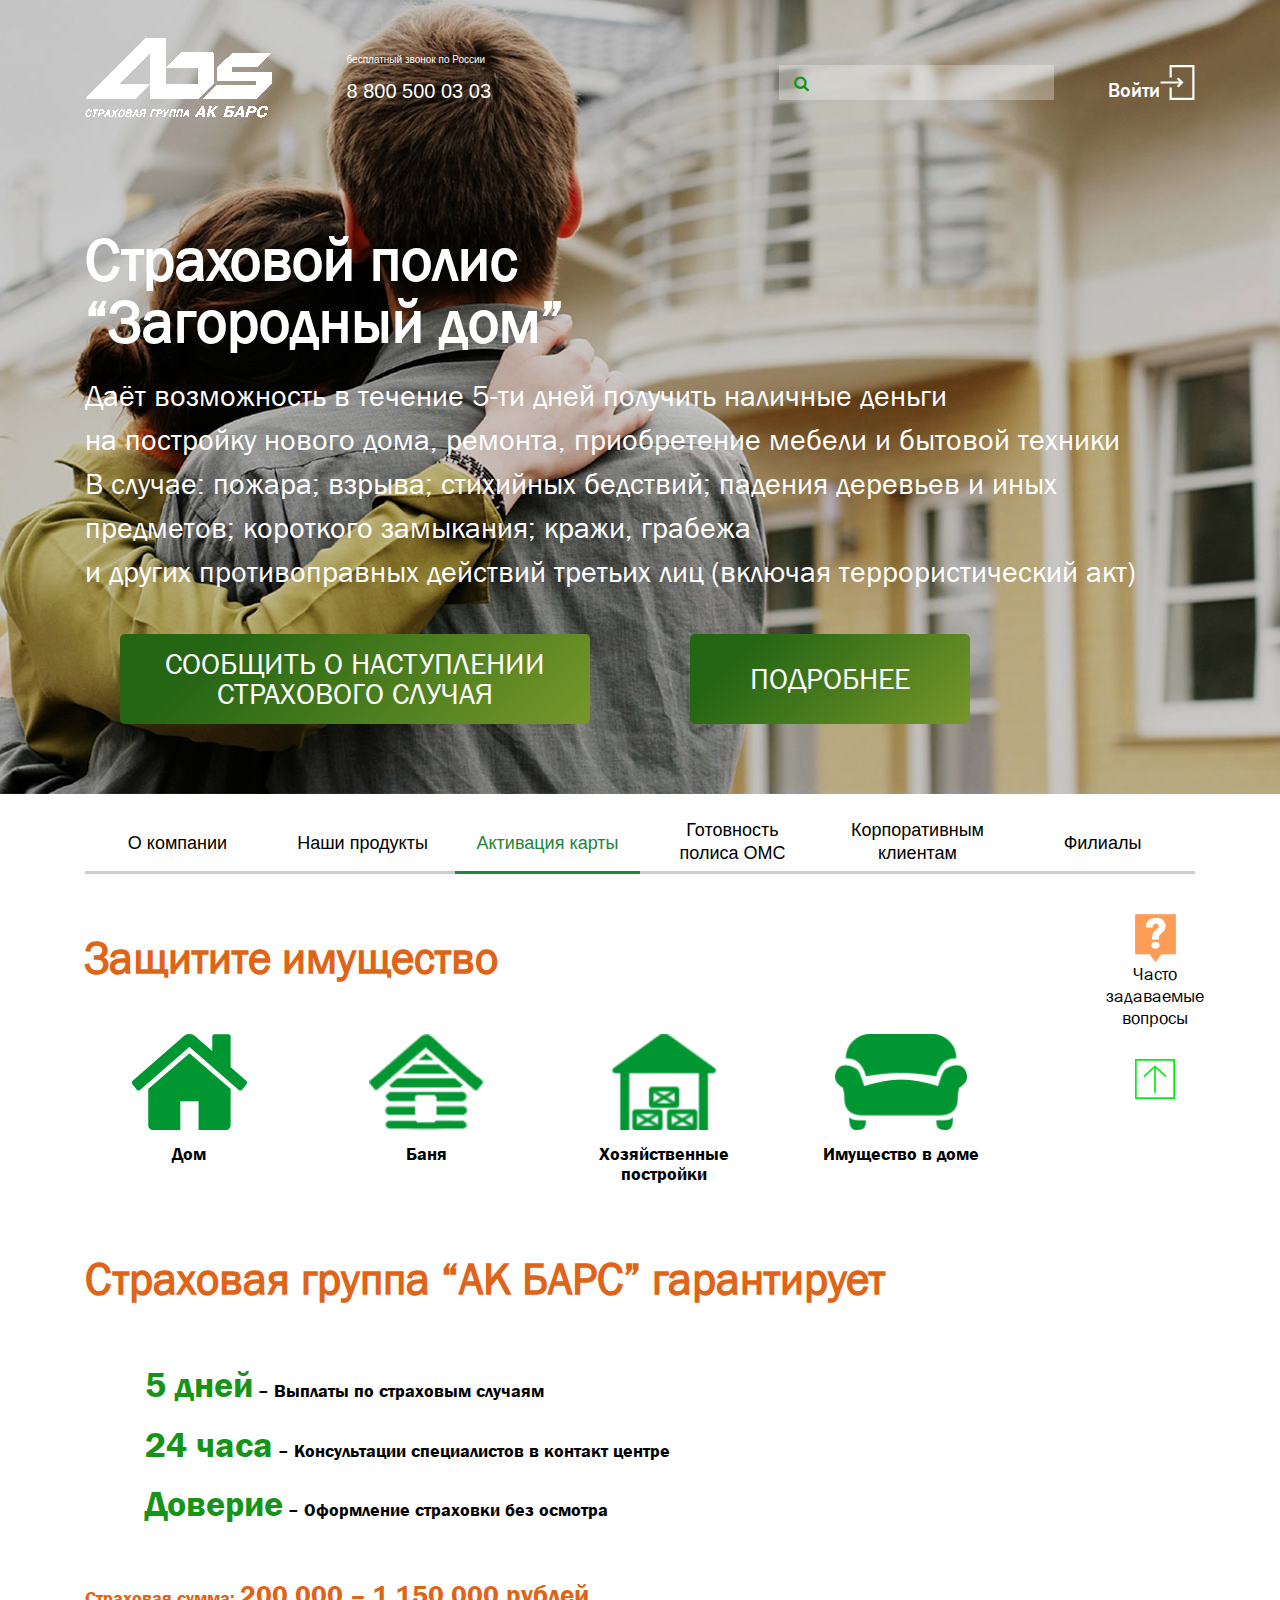
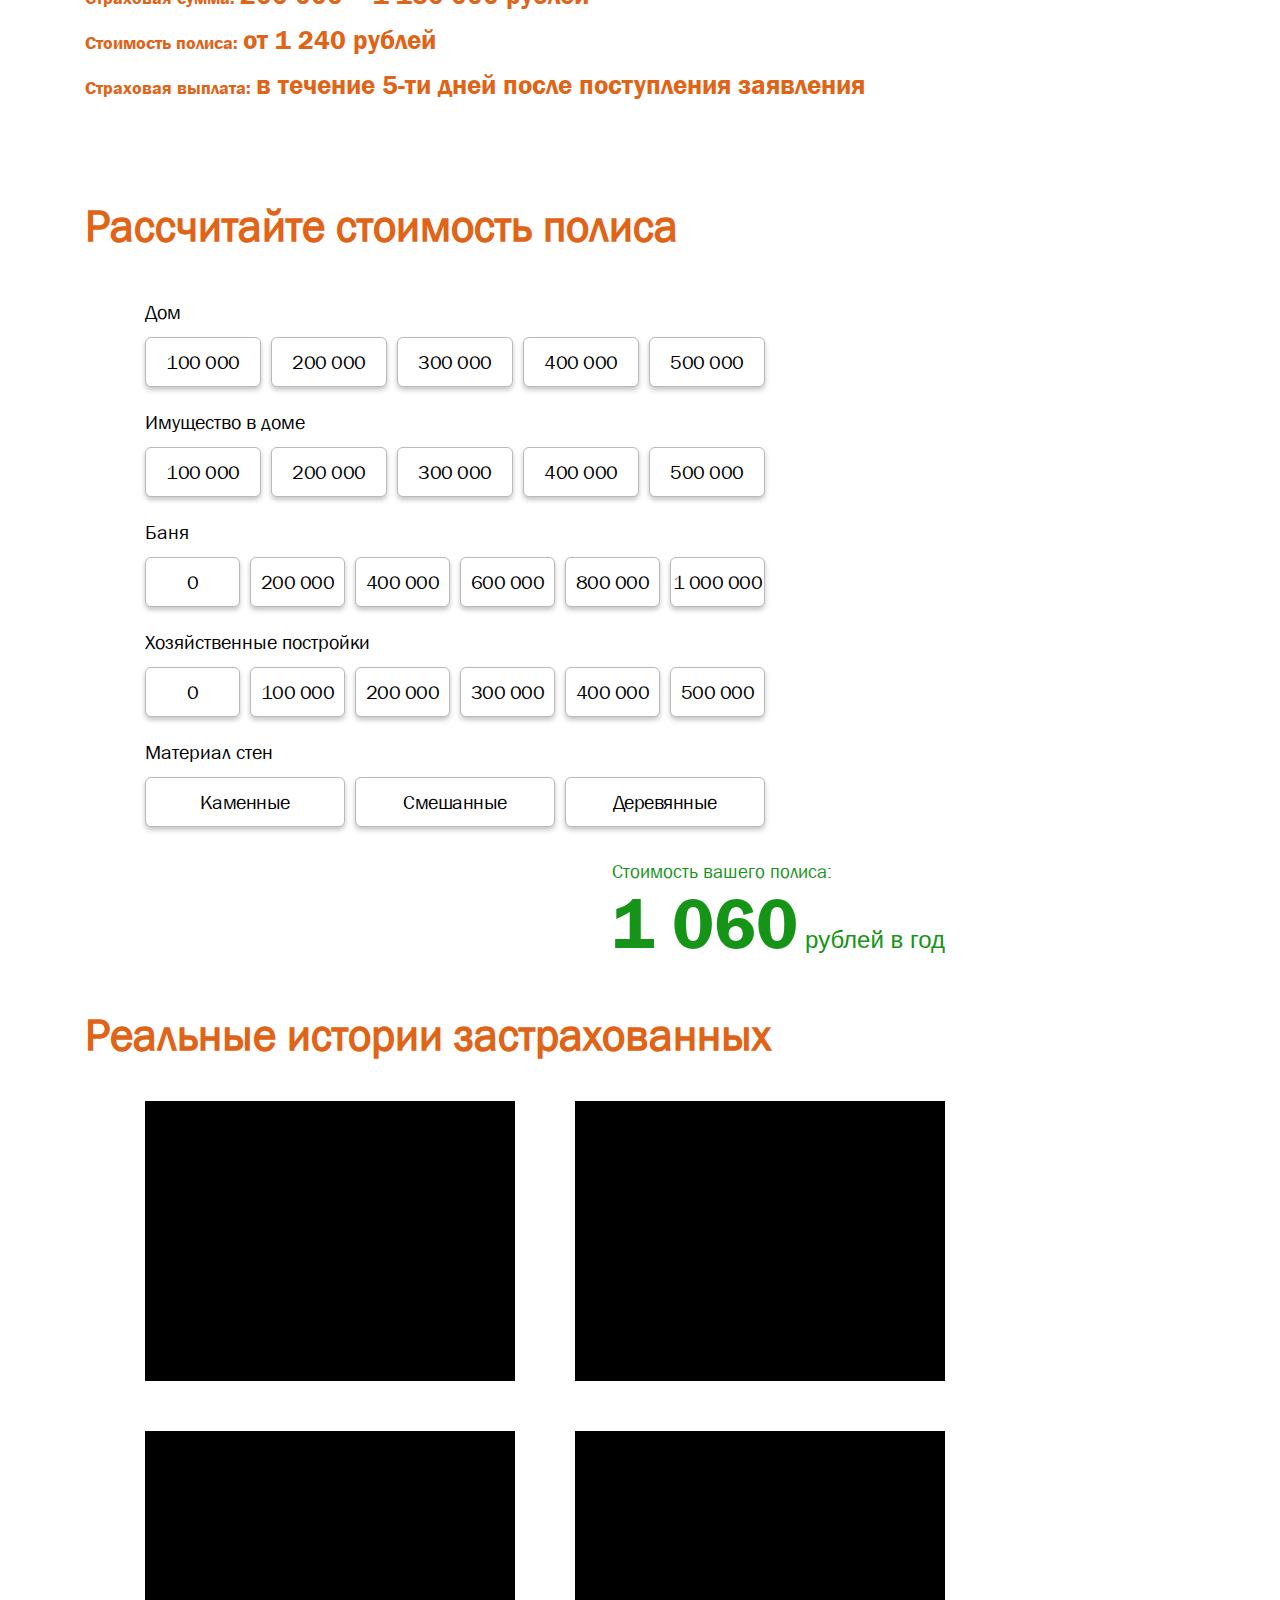
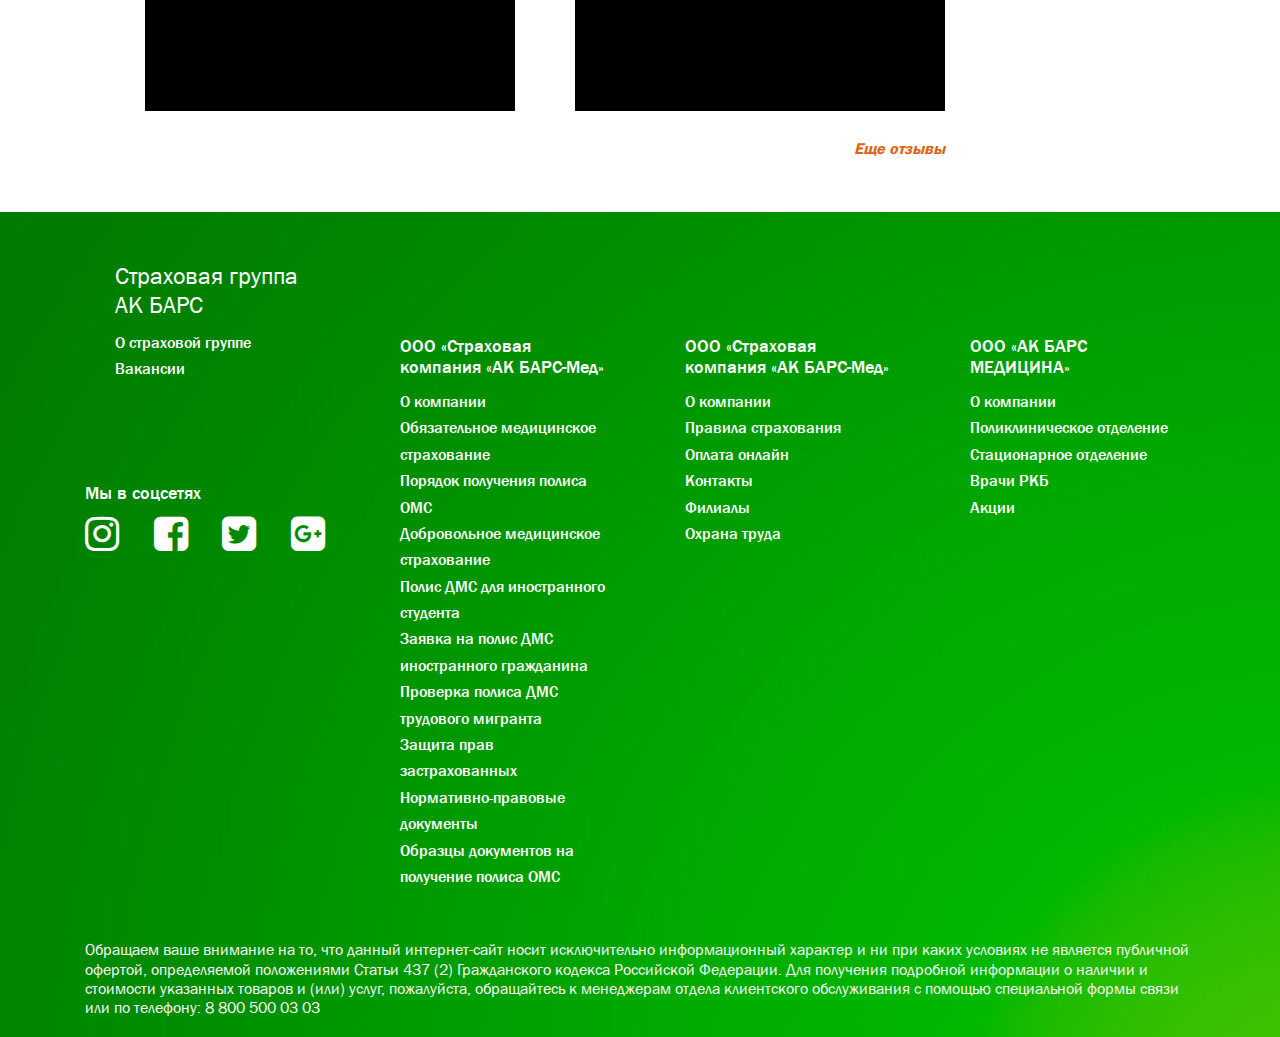
<file: dom.html>
<!DOCTYPE html>
<html lang="ru">

<head>

	<meta charset="utf-8">

	<title>Title</title>
	<meta name="description" content="">

	<meta http-equiv="X-UA-Compatible" content="IE=edge">
	<meta name="viewport" content="width=device-width, initial-scale=1, maximum-scale=1">

	<meta property="og:image" content="path/to/image.jpg">
	<link rel="shortcut icon" href="img/favicon/favicon.ico" type="image/x-icon">
	<link rel="apple-touch-icon" href="img/favicon/apple-touch-icon.png">
	<link rel="apple-touch-icon" sizes="72x72" href="img/favicon/apple-touch-icon-72x72.png">
	<link rel="apple-touch-icon" sizes="114x114" href="img/favicon/apple-touch-icon-114x114.png">

	<!-- Chrome, Firefox OS and Opera -->
	<meta name="theme-color" content="#000">
	<!-- Windows Phone -->
	<meta name="msapplication-navbutton-color" content="#000">
	<!-- iOS Safari -->
	<meta name="apple-mobile-web-app-status-bar-style" content="#000">

	<style>body { opacity: 0; overflow-x: hidden; } html { background-color: #fff; }</style>

</head>

<body>

	<div class="topline">
		<div class="container">
			<div class="topline_block left">
				<div class="item site_logo">
					<img class="site_logo_image" src="img/logo/abs-main.png" alt="Ак Барс Страхование Логотип">
				</div>
				<div class="item site_phone white">
					<p class="site_phone_text">бесплатный звонок по России</p>
					<a class="site_phone_number" href="tel:88005000303">8 800 500 03 03</a>
				</div>
			</div>

			<div class="topline_block right">
				<div class="item site_search">
					<form class="site_search_form">
						<label class="site_search_label" for="">
							<button type="submit" class="site_search_btn" title="Поиск">
								<i class="fa fa-search search_icon" aria-hidden="true"></i>
							</button>
							<input class="site_search_input" type="text">
						</label>
					</form>
				</div>
				<div class="item site_enter">
					<a class="enter_cabinet" href="">
						<span class="enter_text">Войти</span>
					</a>
				</div>
			</div>
		</div>
	</div>
	
	<header class="header_main header_768 header_image" style="background-image: url(img/headers/good-home.jpg);">
		<div class="black_filter"></div>

			

			<div class="header_content header_content_dom">
				<div class="container">
					<div class="row">
						<div class="col-xs-12">
							<h1>
								Страховой полис<br>
								“Загородный дом”
							</h1>
							<p class="header_content_text">
								Даёт возможность в течение 5-ти дней получить наличные деньги<br>
								на постройку нового дома, ремонта, приобретение мебели и бытовой техники<br>
								В случае: пожара; взрыва; стихийных бедствий; падения деревьев и иных предметов; короткого замыкания; кражи, грабежа<br>
								и других противоправных действий третьих лиц (включая террористический акт)
							</p>
						</div>
					</div>

					<div class="header_content_btn">
						<div class="row">
							<div class="col-sm-6 col-md-6">
								<a class="button button_green button_wide popup_init" href="#popup2">СООБЩИТЬ О НАСТУПЛЕНИИ СТРАХОВОГО СЛУЧАЯ</a>
							</div>
							<div class="col-sm-6 col-md-4">
								<a class="button button_green popup_init" href="#popup1">ПОДРОБНЕЕ</a>
							</div>
						</div>
					</div>
				</div>
			</div>

	</header>


	<!-- Main Menu Start -->
	<section id="menu-container">
		<div class="main_menu_block" id="main-menu">
			<div class="container">
				<div class="row">
					<div class="col-xs-12">
						<div class="main_menu_scroll_content">
							<div class="main_menu_scroller">
								<ul class="main_menu">
									<li class="main_menu_item"><a href="">О компании</a></li>
									<li class="main_menu_item"><a href="">Наши продукты</a></li>
									<li class="main_menu_item active"><a href="">Активация карты</a></li>
									<li class="main_menu_item"><a href="">Готовность полиса ОМС</a></li>
									<li class="main_menu_item"><a href="">Корпоративным клиентам</a></li>
									<li class="main_menu_item"><a href="">Филиалы</a></li>
								</ul>
							</div>
						</div>
					</div>
				</div>
			</div>
		</div>
	</section>
	<!-- Main Menu End -->
	

	<div id="content" class="site_content">
		<div class="container">

			
			
			<div class="row">
				<div class="col-md-10">

					<!-- Advantages -->
					<div class="advantages">
						<div class="row">
							<div class="col-xs-12">
								<h2 class="advantages_title orange">Защитите имущество</h2>
							</div>
						</div>
						<div class="row">

							<div class="col-xs-6 col-sm-3">
								<div class="advantage">
									<img class="advantage_icon icon_big" src="img/icons/dom.png" alt="">
									<div class="advantage_text">
										Дом
									</div>
								</div>
							</div>

							<div class="col-xs-6 col-sm-3">
								<div class="advantage">
									<img class="advantage_icon icon_big" src="img/icons/banya.png" alt="">
									<div class="advantage_text">
										Баня
									</div>
								</div>
							</div>

							<div class="col-xs-6 col-sm-3">
								<div class="advantage">
									<img class="advantage_icon icon_big" src="img/icons/sklad.png" alt="">
									<div class="advantage_text">
										Хозяйственные постройки 
									</div>
								</div>
							</div>

							<div class="col-xs-6 col-sm-3">
								<div class="advantage">
									<img class="advantage_icon icon_big" src="img/icons/divan.png" alt="">
									<div class="advantage_text">
										Имущество в доме
									</div>
								</div>
							</div>
							
						</div>

						<div class="row">
							<div class="col-xs-12">
								<h2 class="advantages_title orange">Страховая группа “АК БАРС” гарантирует</h2>
							</div>
						</div>

						<div class="content_block">
							<ul class="garanty">
								<li>
									<span class="big">5 дней</span>
									<span> – Выплаты по страховым случаям</span>
								</li>
								<li>
									<span class="big">24 часа</span>
									<span> – Консультации специалистов в контакт центре</span>
								</li>
								<li>
									<span class="big">Доверие</span>
									<span> – Оформление страховки без осмотра</span>
								</li>
							</ul>
						</div>

						<ul class="conditions dom">
							<li>
								<span>Страховая сумма: </span>
								<span class="big">200 000 – 1 150 000 рублей</span>
							</li>
							<li>
								<span>Стоимость полиса: </span>
								<span class="big">от 1 240 рублей</span>
							</li>
							<li>
								<span>Страховая выплата: </span>
								<span class="big">в течение 5-ти дней после поступления заявления</span>
							</li>
						</ul>
					</div>
					<!-- Advantages -->

					<!-- form -->
					<div class="students_form_block dom">
						<div class="row title_block">
							<div class="col-xs-12">
								<h2>Рассчитайте стоимость полиса</h2>
							</div>
						</div>

						
						<div class="content_block">
							
							<div class="progress_form_block">
								<!-- Форма записи. 1 Этап -->
								<form class="progress_form active dom">

									<div class="group">
										<label class="label_block fullheight">
											<div class="label_content">
												<div class="label_text fullwidth">
													<span>Дом</span>
												</div>
												<div class="input_block fullwidth radio_btn_block type_5">
													<input class="hidden" type="radio" name="house" value="100000" id="house1">
													<label class="radio_btn medium" for="house1">100 000</label>

													<input class="hidden" type="radio" name="house" value="200000" id="house2">
													<label class="radio_btn medium" for="house2">200 000</label>

													<input class="hidden" type="radio" name="house" value="300000" id="house3">
													<label class="radio_btn medium" for="house3">300 000</label>

													<input class="hidden" type="radio" name="house" value="400000" id="house4">
													<label class="radio_btn medium" for="house4">400 000</label>

													<input class="hidden" type="radio" name="house" value="500000" id="house5">
													<label class="radio_btn medium" for="house5">500 000</label>
												</div>
											</div>
										</label>

										<label class="label_block fullheight">
											<div class="label_content">
												<div class="label_text fullwidth">
													<span>Имущество в доме</span>
												</div>
												<div class="input_block fullwidth radio_btn_block type_5">
													<input class="hidden" type="radio" name="property" value="100000" id="property1">
													<label class="radio_btn medium" for="property1">100 000</label>

													<input class="hidden" type="radio" name="property" value="200000" id="property2">
													<label class="radio_btn medium" for="property2">200 000</label>

													<input class="hidden" type="radio" name="property" value="300000" id="property3">
													<label class="radio_btn medium" for="property3">300 000</label>

													<input class="hidden" type="radio" name="property" value="400000" id="property4">
													<label class="radio_btn medium" for="property4">400 000</label>

													<input class="hidden" type="radio" name="property" value="500000" id="property5">
													<label class="radio_btn medium" for="property5">500 000</label>
												</div>
											</div>
										</label>

										<label class="label_block fullheight">
											<div class="label_content">
												<div class="label_text fullwidth">
													<span>Баня</span>
												</div>
												<div class="input_block fullwidth radio_btn_block type_6">
													<input class="hidden" type="radio" name="banya" value="0" id="banya1">
													<label class="radio_btn small" for="banya1">0</label>

													<input class="hidden" type="radio" name="banya" value="200000" id="banya2">
													<label class="radio_btn small" for="banya2">200 000</label>

													<input class="hidden" type="radio" name="banya" value="400000" id="banya3">
													<label class="radio_btn small" for="banya3">400 000</label>

													<input class="hidden" type="radio" name="banya" value="600000" id="banya4">
													<label class="radio_btn small" for="banya4">600 000</label>

													<input class="hidden" type="radio" name="banya" value="800000" id="banya5">
													<label class="radio_btn small" for="banya5">800 000</label>

													<input class="hidden" type="radio" name="banya" value="1000000" id="banya6">
													<label class="radio_btn small" for="banya6">1 000 000</label>
												</div>
											</div>
										</label>

										<label class="label_block fullheight">
											<div class="label_content">
												<div class="label_text fullwidth">
													<span>Хозяйственные постройки</span>
												</div>
												<div class="input_block fullwidth radio_btn_block type_6">
													<input class="hidden" type="radio" name="hoz" value="0" id="hoz1">
													<label class="radio_btn small" for="hoz1">0</label>

													<input class="hidden" type="radio" name="hoz" value="100000" id="hoz2">
													<label class="radio_btn small" for="hoz2">100 000</label>

													<input class="hidden" type="radio" name="hoz" value="200000" id="hoz3">
													<label class="radio_btn small" for="hoz3">200 000</label>

													<input class="hidden" type="radio" name="hoz" value="300000" id="hoz4">
													<label class="radio_btn small" for="hoz4">300 000</label>

													<input class="hidden" type="radio" name="hoz" value="400000" id="hoz5">
													<label class="radio_btn small" for="hoz5">400 000</label>

													<input class="hidden" type="radio" name="hoz" value="500000" id="hoz6">
													<label class="radio_btn small" for="hoz6">500 000</label>
												</div>
											</div>
										</label>

										<label class="label_block fullheight">
											<div class="label_content">
												<div class="label_text fullwidth">
													<span>Материал стен</span>
												</div>
												<div class="input_block fullwidth radio_btn_block type_3">
													<input class="hidden" type="radio" name="material" value="Каменные" id="material1">
													<label class="radio_btn big" for="material1">Каменные</label>

													<input class="hidden" type="radio" name="material" value="Смешанные" id="material2">
													<label class="radio_btn big" for="material2">Смешанные</label>

													<input class="hidden" type="radio" name="material" value="Деревянные" id="material3">
													<label class="radio_btn big" for="material3">Деревянные</label>
												</div>
											</div>
										</label>
									</div>

									<div class="form_result green">
										<div class="right">
											<div class="title">
												Стоимость вашего полиса:
											</div>
											<div class="total">
												<span class="big">1 060</span> рублей в год
											</div>
										</div>
									</div>

								</form>
								<!-- Форма записи конец-->
							</div>

						</div>

					</div>
					<!-- form -->

					<!-- video -->
					<div class="content_section">
						<div class="row title_block">
							<div class="col-xs-12">
								<h2>Реальные истории застрахованных</h2>
							</div>
						</div>
						<div class="content_block">
							<div class="video_container">
								<iframe class="video_item" src="https://www.youtube.com/embed/wpfpey_0G5A" frameborder="0" gesture="media" allowfullscreen></iframe>
								<iframe class="video_item" src="https://www.youtube.com/embed/wpfpey_0G5A" frameborder="0" gesture="media" allowfullscreen></iframe>
								<iframe class="video_item" src="https://www.youtube.com/embed/wpfpey_0G5A" frameborder="0" gesture="media" allowfullscreen></iframe>
								<iframe class="video_item" src="https://www.youtube.com/embed/wpfpey_0G5A" frameborder="0" gesture="media" allowfullscreen></iframe>
							</div>
							<div class="video_container_bottom">
								<a class="more" href="">Еще отзывы</a>
							</div>
						</div>

					</div>
					<!-- video -->


				</div>

				<div class="col-md-2 helper" id="helper">
					<div class="site_help_container" id="help-container">
						<div class="site_help" id="help">
							<!-- faq -->
							<a class="faq_link question" href="">
								<span>Часто задаваемые вопросы</span>
							</a>
							<!-- faq -->
							
							<!-- наверх -->
							<button class="to_top" id="to-top" title="Наверх"></button>
							<!-- наверх -->
						</div>
					</div>
				</div>
			</div>

		</div>
	</div>

	<footer class="footer_green" id="footer">
		<div class="container">
			<div class="row">
				<div class="col-xs-12">
					<div class="footer_title">
						Страховая группа<br>
						АК БАРС
					</div>
				</div>
			</div>
			<div class="row">
				<div class="col-xs-12 col-sm-6 col-md-3">
					<div class="footer_column">
						<ul class="footer_menu">
							<li><a href="">О страховой группе</a></li>
							<li><a href="">Вакансии</a></li>
						</ul>

						<div class="contact_card">
							<script type="text/javascript" src="//vk.com/js/api/openapi.js?150"></script>

							<!-- VK Widget -->
							<div id="vk_groups"></div>
							<script type="text/javascript">
							VK.Widgets.Group("vk_groups", {mode: 1, width: 240,no_cover: 1}, 39125878);
							</script>
						</div>

						
						<div class="footer_social">
							<div class="footer_menu_title">
								Мы в соцсетях
							</div>
							<ul class="social_list">
								<li><a class="social_icon white" href="" target="_blank"><i class="fa fa-instagram" aria-hidden="true"></i></a></li>
								<li><a class="social_icon white" href="" target="_blank"><i class="fa fa-facebook-square" aria-hidden="true"></i></a></li>
								<li><a class="social_icon white" href="" target="_blank"><i class="fa fa-twitter-square" aria-hidden="true"></i></a></li>
								<li><a class="social_icon white" href="" target="_blank"><i class="fa fa-google-plus-square" aria-hidden="true"></i></a></li>
							</ul>
						</div>
					</div>
				</div>

				<div class="col-xs-12 col-sm-6 col-md-3">
					<div class="footer_column">
						<div class="footer_menu_title">
							ООО «Страховая компания «АК БАРС-Мед»
						</div>
						<ul class="footer_menu">
							<li><a href="">О компании</a></li>
							<li><a href="">Обязательное медицинское страхование</a></li>
							<li><a href="">Порядок получения полиса ОМС</a></li>
							<li><a href="">Добровольное медицинское страхование</a></li>
							<li><a href="">Полис ДМС для иностранного студента</a></li>
							<li><a href="">Заявка на полис ДМС иностранного гражданина</a></li>
							<li><a href="">Проверка полиса ДМС трудового мигранта</a></li>
							<li><a href="">Защита прав застрахованных</a></li>
							<li><a href="">Нормативно-правовые документы</a></li>
							<li><a href="">Образцы документов на получение полиса ОМС</a></li>
						</ul>
					</div>
				</div>

				<div class="col-xs-12 col-sm-6 col-md-3">
					<div class="footer_column">
						<div class="footer_menu_title">
							ООО «Страховая компания «АК БАРС-Мед»
						</div>
						<ul class="footer_menu">
							<li><a href="">О компании</a></li>
							<li><a href="">Правила страхования</a></li>
							<li><a href="">Оплата онлайн</a></li>
							<li><a href="">Контакты</a></li>
							<li><a href="">Филиалы</a></li>
							<li><a href="">Охрана труда</a></li>
						</ul>
					</div>
				</div>

				<div class="col-xs-12 col-sm-6 col-md-3">
					<div class="footer_column">
						<div class="footer_menu_title">
							ООО «АК БАРС МЕДИЦИНА»
						</div>
						<ul class="footer_menu">
							<li><a href="">О компании</a></li>
							<li><a href="">Поликлиническое отделение</a></li>
							<li><a href="">Стационарное отделение</a></li>
							<li><a href="">Врачи РКБ</a></li>
							<li><a href="">Акции</a></li>
						</ul>
					</div>
				</div>
			</div>

			<div class="row">
				<div class="col-xs-12">
					<p class="footer_copyright">
						Обращаем ваше внимание на то, что данный интернет-сайт носит исключительно информационный характер и ни при каких условиях не является публичной офертой, определяемой положениями Статьи 437 (2) Гражданского кодекса Российской Федерации. Для получения подробной информации о наличии и стоимости указанных товаров и (или) услуг, пожалуйста, обращайтесь к менеджерам отдела клиентского обслуживания с помощью специальной формы связи или по телефону: 8 800 500 03 03 
					</p>
				</div>
			</div>
		</div>
	</footer>

	

	<!-- hidden popups -->
	<div class="hidden">

		<div class="popup popup_big white_bg" id="popup1">
			<div class="text_block">
				Для оформления полиса на страховую сумму свыше 300 000 рублей оставьте свои данные, и мы свяжемся с вами в течение часа.
			</div>

			<form class="progress_form type_2 active">
				<div class="group huge">
					<label class="label_block">
						<i class="fa fa-user label_icon" aria-hidden="true"></i>
						<div class="label_content">
							<div class="label_text">
								<span>Имя</span>
							</div>
							<div class="input_block">
								<input class="white_input" type="text">
							</div>
						</div>
					</label>
					<label class="label_block">
						<i class="fa fa-mobile label_icon" aria-hidden="true"></i>
						<div class="label_content">
							<div class="label_text">
								<span>Номер телефона</span>
							</div>
							<div class="input_block">
								<input class="white_input" type="text">
							</div>
						</div>
					</label>
					<label class="label_block">
						<i class="fa fa-map-marker label_icon" aria-hidden="true"></i>
						<div class="label_content">
							<div class="label_text">
								<span>Населенный пункт</span>
							</div>
							<div class="input_block select">
								<select class="white_input" type="text">
									<option value="">Казань</option>
									<option value="">Москва</option>
								</select>
							</div>
						</div>
					</label>
				</div>

				<div class="button_block">
					<button class="button button_green">ОФОРМИТЬ</button>
				</div>
			</form>
		</div>


		<!-- Спасибо за покупку -->
		<div class="popup popup_big white_bg popup_thanks" id="popup2">
			<div class="title orange">Спасибо за покупку!</div>
			<div class="text_block">
				<p>Мы свяжемся с вами в ближайшее время<br>по телефону +7 917 917 91 91.</p>
				<p>Данные о заказе в <a class="green" href="">личном кабинете</a></p>
			</div>
			<div class="text_block social">
				Мы в соцсетях:
				<ul class="social_list">
					<li><a class="social_icon" href="" target="_blank"><i class="fa fa-vk vk" aria-hidden="true"></i></a></li>
					<li><a class="social_icon" href="" target="_blank"><img src="img/logo/instagram-logo.png" alt=""></a></li>
					<li><a class="social_icon" href="" target="_blank"><i class="fa fa-facebook-square facebook" aria-hidden="true"></i></a></li>
					<li><a class="social_icon" href="" target="_blank"><i class="fa fa-twitter-square twitter" aria-hidden="true"></i></a></li>
					<li><a class="social_icon" href="" target="_blank"><i class="fa fa-google-plus-square google_plus" aria-hidden="true"></i></a></li>
				</ul>
			</div>
		</div>
		<!-- Спасибо за покупку -->

		

	</div>
	<!-- hidden popups -->
	
	
	<link rel="stylesheet" href="css/main.min.css">
	<script src="js/scripts.min.js"></script>

</body>
</html>
</file>
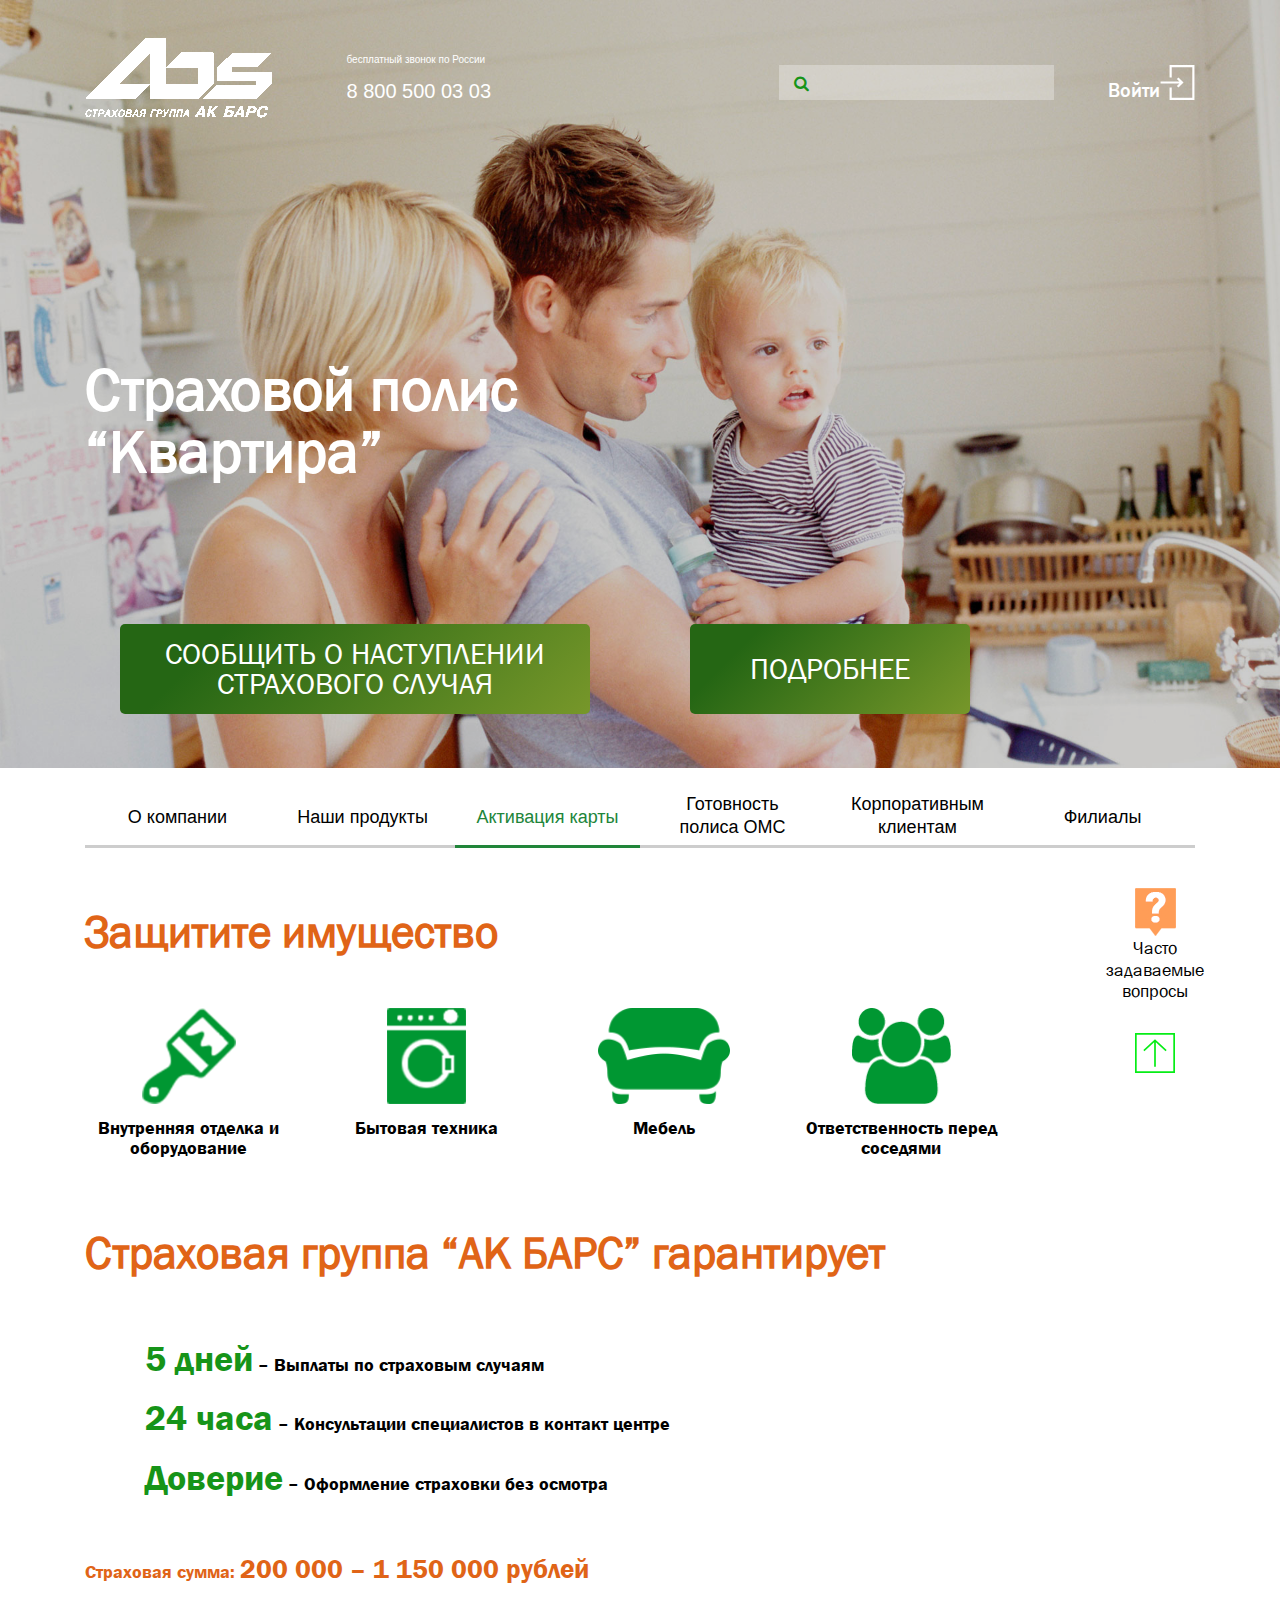
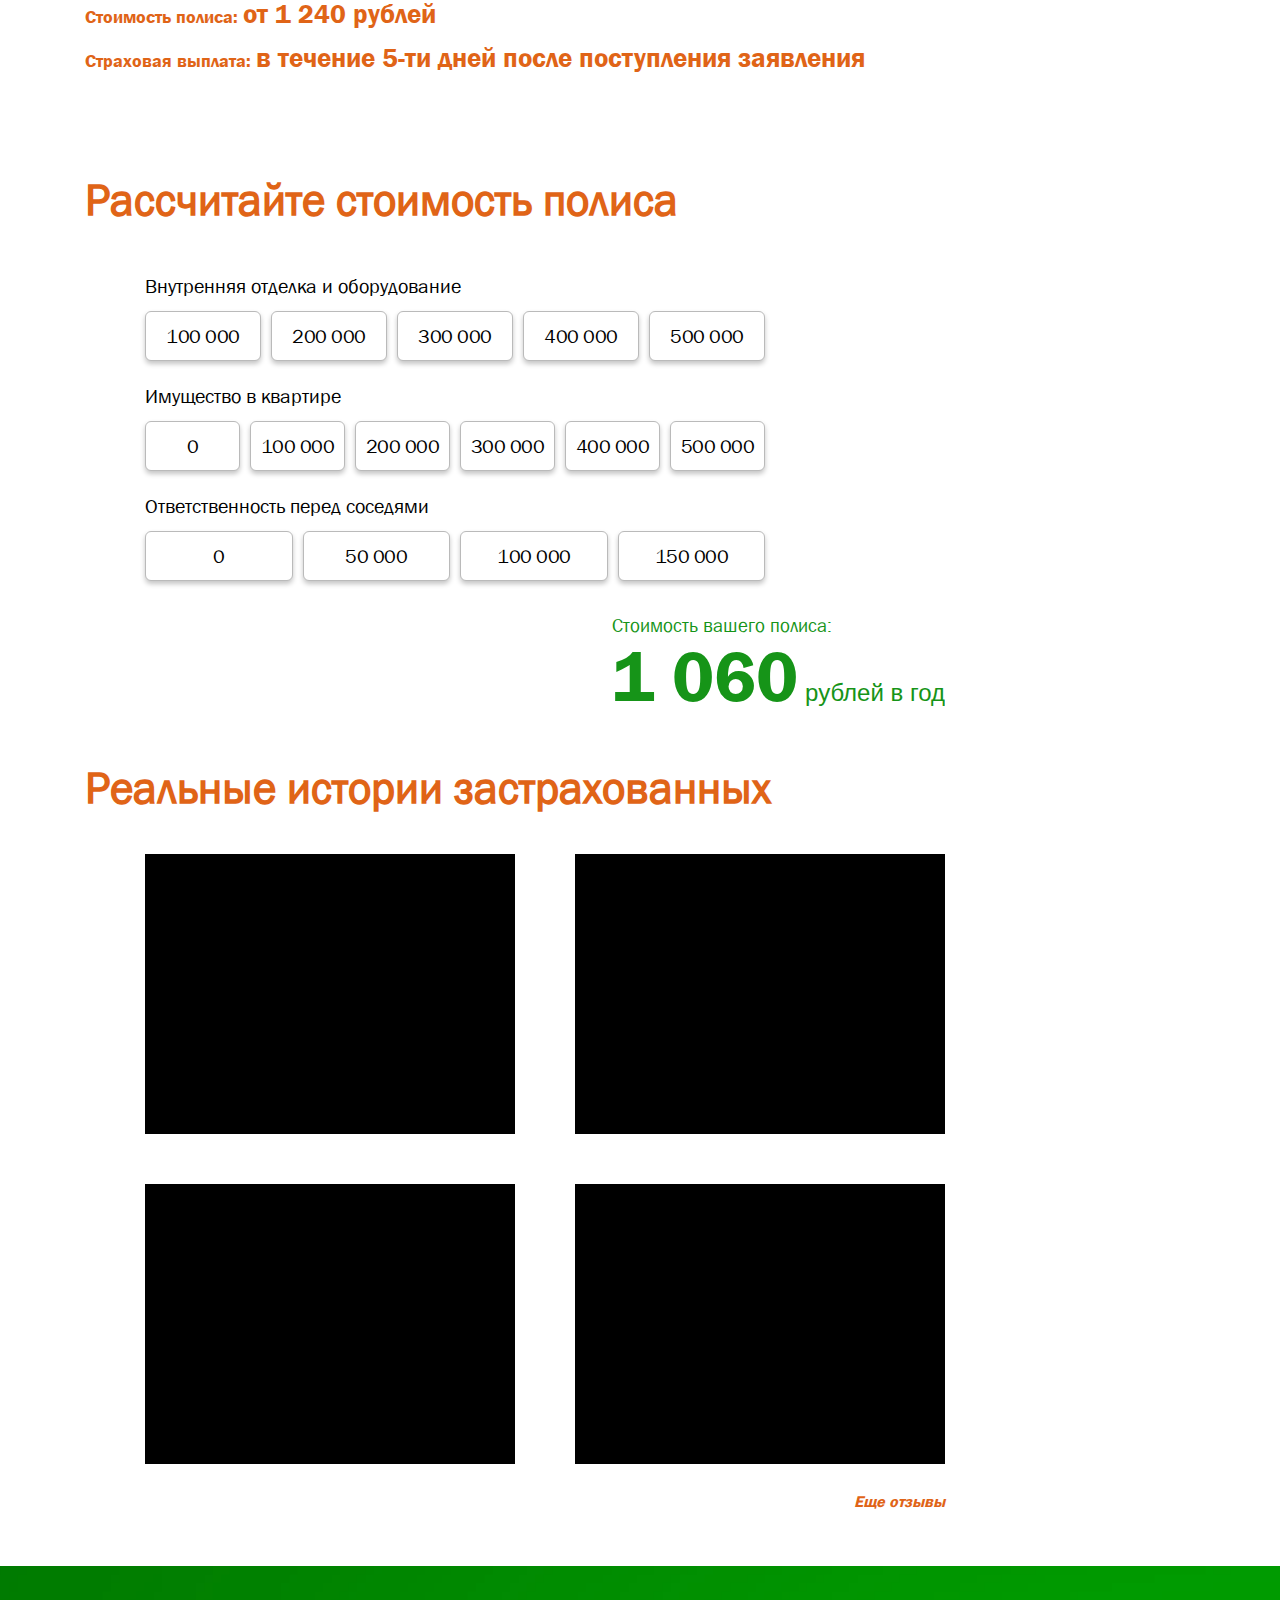
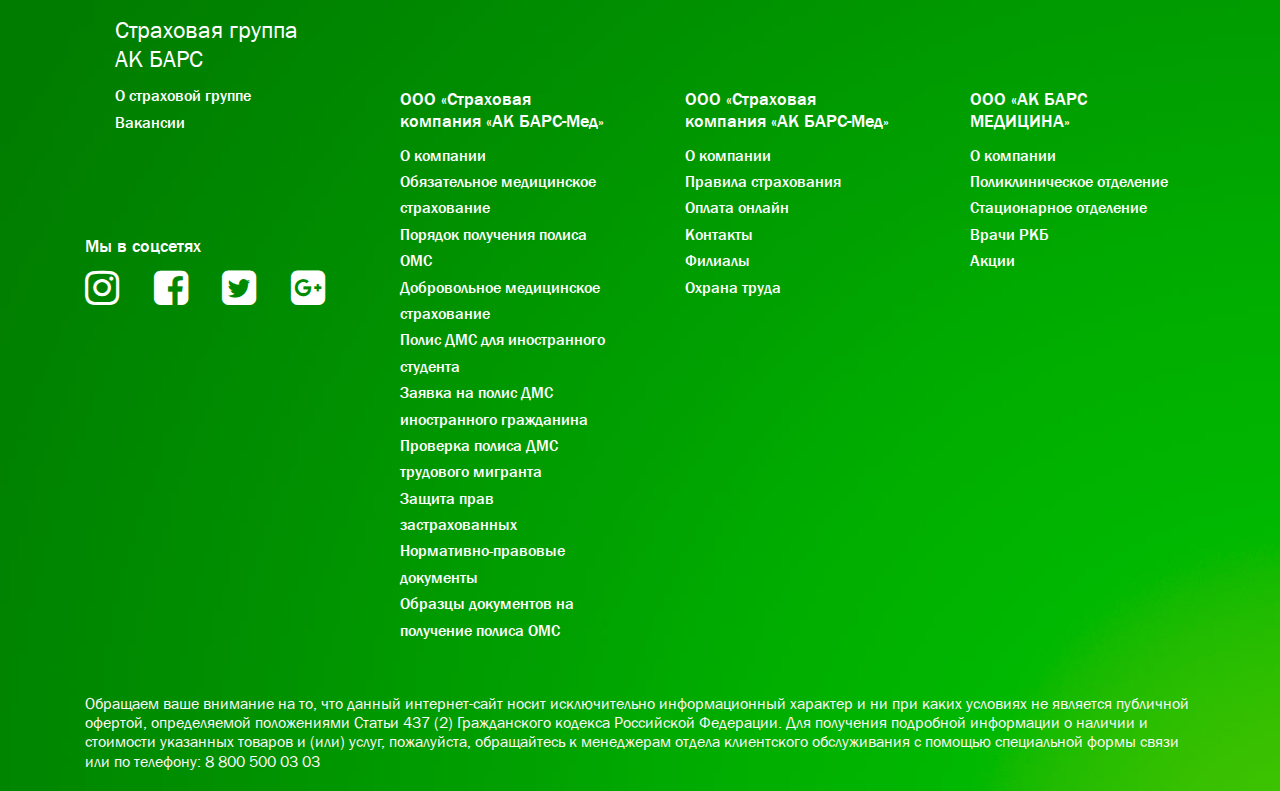
<file: kvartira.html>
<!DOCTYPE html>
<html lang="ru">

<head>

	<meta charset="utf-8">

	<title>Title</title>
	<meta name="description" content="">

	<meta http-equiv="X-UA-Compatible" content="IE=edge">
	<meta name="viewport" content="width=device-width, initial-scale=1, maximum-scale=1">

	<meta property="og:image" content="path/to/image.jpg">
	<link rel="shortcut icon" href="img/favicon/favicon.ico" type="image/x-icon">
	<link rel="apple-touch-icon" href="img/favicon/apple-touch-icon.png">
	<link rel="apple-touch-icon" sizes="72x72" href="img/favicon/apple-touch-icon-72x72.png">
	<link rel="apple-touch-icon" sizes="114x114" href="img/favicon/apple-touch-icon-114x114.png">

	<!-- Chrome, Firefox OS and Opera -->
	<meta name="theme-color" content="#000">
	<!-- Windows Phone -->
	<meta name="msapplication-navbutton-color" content="#000">
	<!-- iOS Safari -->
	<meta name="apple-mobile-web-app-status-bar-style" content="#000">

	<style>body { opacity: 0; overflow-x: hidden; } html { background-color: #fff; }</style>

</head>

<body>

	<div class="topline">
		<div class="container">
			<div class="topline_block left">
				<div class="item site_logo">
					<img class="site_logo_image" src="img/logo/abs-main.png" alt="Ак Барс Страхование Логотип">
				</div>
				<div class="item site_phone white">
					<p class="site_phone_text">бесплатный звонок по России</p>
					<a class="site_phone_number" href="tel:88005000303">8 800 500 03 03</a>
				</div>
			</div>

			<div class="topline_block right">
				<div class="item site_search">
					<form class="site_search_form">
						<label class="site_search_label" for="">
							<button type="submit" class="site_search_btn" title="Поиск">
								<i class="fa fa-search search_icon" aria-hidden="true"></i>
							</button>
							<input class="site_search_input" type="text">
						</label>
					</form>
				</div>
				<div class="item site_enter">
					<a class="enter_cabinet" href="">
						<span class="enter_text">Войти</span>
					</a>
				</div>
			</div>
		</div>
	</div>
	
	<header class="header_main header_768 header_image" style="background-image: url(img/headers/kvartira.jpg);">
		<div class="black_filter"></div>

			

			<div class="header_content header_content_kvartira">
				<div class="container">
					<div class="row">
						<div class="col-xs-12">
							<h1>
								Страховой полис<br>
								“Квартира”
							</h1>
						</div>
					</div>

					<div class="header_content_btn">
						<div class="row">
							<div class="col-sm-6 col-md-6">
								<a class="button button_green button_wide" href="">СООБЩИТЬ О НАСТУПЛЕНИИ СТРАХОВОГО СЛУЧАЯ</a>
							</div>
							<div class="col-sm-6 col-md-4">
								<a class="button button_green popup_init" href="#popup1">ПОДРОБНЕЕ</a>
							</div>
						</div>
					</div>
				</div>
			</div>

	</header>


	<!-- Main Menu Start -->
	<section id="menu-container">
		<div class="main_menu_block" id="main-menu">
			<div class="container">
				<div class="row">
					<div class="col-xs-12">
						<div class="main_menu_scroll_content">
							<div class="main_menu_scroller">
								<ul class="main_menu">
									<li class="main_menu_item"><a href="">О компании</a></li>
									<li class="main_menu_item"><a href="">Наши продукты</a></li>
									<li class="main_menu_item active"><a href="">Активация карты</a></li>
									<li class="main_menu_item"><a href="">Готовность полиса ОМС</a></li>
									<li class="main_menu_item"><a href="">Корпоративным клиентам</a></li>
									<li class="main_menu_item"><a href="">Филиалы</a></li>
								</ul>
							</div>
						</div>
					</div>
				</div>
			</div>
		</div>
	</section>
	<!-- Main Menu End -->
	

	<div id="content" class="site_content">
		<div class="container">

			
			
			<div class="row">
				<div class="col-md-10">

					<!-- Advantages -->
					<div class="advantages">
						<div class="row">
							<div class="col-xs-12">
								<h2 class="advantages_title orange">Защитите имущество</h2>
							</div>
						</div>
						<div class="row">

							<div class="col-xs-6 col-sm-3">
								<div class="advantage">
									<img class="advantage_icon icon_big" src="img/icons/brush.png" alt="">
									<div class="advantage_text">
										Внутренняя отделка и оборудование
									</div>
								</div>
							</div>

							<div class="col-xs-6 col-sm-3">
								<div class="advantage">
									<img class="advantage_icon icon_big" src="img/icons/washing-machine.png" alt="">
									<div class="advantage_text">
										Бытовая техника
									</div>
								</div>
							</div>

							<div class="col-xs-6 col-sm-3">
								<div class="advantage">
									<img class="advantage_icon icon_big" src="img/icons/divan.png" alt="">
									<div class="advantage_text">
										Мебель 
									</div>
								</div>
							</div>

							<div class="col-xs-6 col-sm-3">
								<div class="advantage">
									<img class="advantage_icon icon_big" src="img/icons/users.png" alt="">
									<div class="advantage_text">
										Ответственность перед соседями
									</div>
								</div>
							</div>
							
						</div>

						<div class="row">
							<div class="col-xs-12">
								<h2 class="advantages_title orange">Страховая группа “АК БАРС” гарантирует</h2>
							</div>
						</div>

						<div class="content_block">
							<ul class="garanty">
								<li>
									<span class="big">5 дней</span>
									<span> – Выплаты по страховым случаям</span>
								</li>
								<li>
									<span class="big">24 часа</span>
									<span> – Консультации специалистов в контакт центре</span>
								</li>
								<li>
									<span class="big">Доверие</span>
									<span> – Оформление страховки без осмотра</span>
								</li>
							</ul>
						</div>

						<ul class="conditions dom">
							<li>
								<span>Страховая сумма: </span>
								<span class="big">200 000 – 1 150 000 рублей</span>
							</li>
							<li>
								<span>Стоимость полиса: </span>
								<span class="big">от 1 240 рублей</span>
							</li>
							<li>
								<span>Страховая выплата: </span>
								<span class="big">в течение 5-ти дней после поступления заявления</span>
							</li>
						</ul>
					</div>
					<!-- Advantages -->

					<!-- form -->
					<div class="students_form_block dom">
						<div class="row title_block">
							<div class="col-xs-12">
								<h2>Рассчитайте стоимость полиса</h2>
							</div>
						</div>

						
						<div class="content_block">
							
							<div class="progress_form_block">
								<!-- Форма записи. 1 Этап -->
								<form class="progress_form active dom">

									<div class="group">
										<label class="label_block fullheight">
											<div class="label_content">
												<div class="label_text fullwidth">
													<span>Внутренняя отделка и оборудование</span>
												</div>
												<div class="input_block fullwidth radio_btn_block type_5">
													<input class="hidden" type="radio" name="house" value="100000" id="house1">
													<label class="radio_btn medium" for="house1">100 000</label>

													<input class="hidden" type="radio" name="house" value="200000" id="house2">
													<label class="radio_btn medium" for="house2">200 000</label>

													<input class="hidden" type="radio" name="house" value="300000" id="house3">
													<label class="radio_btn medium" for="house3">300 000</label>

													<input class="hidden" type="radio" name="house" value="400000" id="house4">
													<label class="radio_btn medium" for="house4">400 000</label>

													<input class="hidden" type="radio" name="house" value="500000" id="house5">
													<label class="radio_btn medium" for="house5">500 000</label>
												</div>
											</div>
										</label>

										<label class="label_block fullheight">
											<div class="label_content">
												<div class="label_text fullwidth">
													<span>Имущество в квартире</span>
												</div>
												<div class="input_block fullwidth radio_btn_block type_6">
													<input class="hidden" type="radio" name="property" value="0" id="property1">
													<label class="radio_btn medium" for="property1">0</label>

													<input class="hidden" type="radio" name="property" value="100000" id="property2">
													<label class="radio_btn medium" for="property2">100 000</label>

													<input class="hidden" type="radio" name="property" value="200000" id="property3">
													<label class="radio_btn medium" for="property3">200 000</label>

													<input class="hidden" type="radio" name="property" value="300000" id="property4">
													<label class="radio_btn medium" for="property4">300 000</label>

													<input class="hidden" type="radio" name="property" value="400000" id="property5">
													<label class="radio_btn medium" for="property5">400 000</label>

													<input class="hidden" type="radio" name="property" value="500000" id="property6">
													<label class="radio_btn medium" for="property6">500 000</label>
												</div>
											</div>
										</label>

										<label class="label_block fullheight">
											<div class="label_content">
												<div class="label_text fullwidth">
													<span>Ответственность перед соседями</span>
												</div>
												<div class="input_block fullwidth radio_btn_block type_4">
													<input class="hidden" type="radio" name="hoz" value="0" id="hoz1">
													<label class="radio_btn small" for="hoz1">0</label>

													<input class="hidden" type="radio" name="hoz" value="50000" id="hoz2">
													<label class="radio_btn small" for="hoz2">50 000</label>

													<input class="hidden" type="radio" name="hoz" value="100000" id="hoz3">
													<label class="radio_btn small" for="hoz3">100 000</label>

													<input class="hidden" type="radio" name="hoz" value="150000" id="hoz4">
													<label class="radio_btn small" for="hoz4">150 000</label>
												</div>
											</div>
										</label>
									</div>

									<div class="form_result green">
										<div class="right">
											<div class="title">
												Стоимость вашего полиса:
											</div>
											<div class="total">
												<span class="big">1 060</span> рублей в год
											</div>
										</div>
									</div>

								</form>
								<!-- Форма записи конец-->
							</div>

						</div>

					</div>
					<!-- form -->

					<!-- video -->
					<div class="content_section">
						<div class="row title_block">
							<div class="col-xs-12">
								<h2>Реальные истории застрахованных</h2>
							</div>
						</div>
						<div class="content_block">
							<div class="video_container">
								<iframe class="video_item" src="https://www.youtube.com/embed/wpfpey_0G5A" frameborder="0" gesture="media" allowfullscreen></iframe>
								<iframe class="video_item" src="https://www.youtube.com/embed/wpfpey_0G5A" frameborder="0" gesture="media" allowfullscreen></iframe>
								<iframe class="video_item" src="https://www.youtube.com/embed/wpfpey_0G5A" frameborder="0" gesture="media" allowfullscreen></iframe>
								<iframe class="video_item" src="https://www.youtube.com/embed/wpfpey_0G5A" frameborder="0" gesture="media" allowfullscreen></iframe>
							</div>
							<div class="video_container_bottom">
								<a class="more" href="">Еще отзывы</a>
							</div>
						</div>

					</div>
					<!-- video -->


				</div>

				<div class="col-md-2 helper" id="helper">
					<div class="site_help_container" id="help-container">
						<div class="site_help" id="help">
							<!-- faq -->
							<a class="faq_link question" href="">
								<span>Часто задаваемые вопросы</span>
							</a>
							<!-- faq -->
							
							<!-- наверх -->
							<button class="to_top" id="to-top" title="Наверх"></button>
							<!-- наверх -->
						</div>
					</div>
				</div>
			</div>

		</div>
	</div>

	<footer class="footer_green" id="footer">
		<div class="container">
			<div class="row">
				<div class="col-xs-12">
					<div class="footer_title">
						Страховая группа<br>
						АК БАРС
					</div>
				</div>
			</div>
			<div class="row">
				<div class="col-xs-12 col-sm-6 col-md-3">
					<div class="footer_column">
						<ul class="footer_menu">
							<li><a href="">О страховой группе</a></li>
							<li><a href="">Вакансии</a></li>
						</ul>

						<div class="contact_card">
							<script type="text/javascript" src="//vk.com/js/api/openapi.js?150"></script>

							<!-- VK Widget -->
							<div id="vk_groups"></div>
							<script type="text/javascript">
							VK.Widgets.Group("vk_groups", {mode: 1, width: 240,no_cover: 1}, 39125878);
							</script>
						</div>

						
						<div class="footer_social">
							<div class="footer_menu_title">
								Мы в соцсетях
							</div>
							<ul class="social_list">
								<li><a class="social_icon white" href="" target="_blank"><i class="fa fa-instagram" aria-hidden="true"></i></a></li>
								<li><a class="social_icon white" href="" target="_blank"><i class="fa fa-facebook-square" aria-hidden="true"></i></a></li>
								<li><a class="social_icon white" href="" target="_blank"><i class="fa fa-twitter-square" aria-hidden="true"></i></a></li>
								<li><a class="social_icon white" href="" target="_blank"><i class="fa fa-google-plus-square" aria-hidden="true"></i></a></li>
							</ul>
						</div>
					</div>
				</div>

				<div class="col-xs-12 col-sm-6 col-md-3">
					<div class="footer_column">
						<div class="footer_menu_title">
							ООО «Страховая компания «АК БАРС-Мед»
						</div>
						<ul class="footer_menu">
							<li><a href="">О компании</a></li>
							<li><a href="">Обязательное медицинское страхование</a></li>
							<li><a href="">Порядок получения полиса ОМС</a></li>
							<li><a href="">Добровольное медицинское страхование</a></li>
							<li><a href="">Полис ДМС для иностранного студента</a></li>
							<li><a href="">Заявка на полис ДМС иностранного гражданина</a></li>
							<li><a href="">Проверка полиса ДМС трудового мигранта</a></li>
							<li><a href="">Защита прав застрахованных</a></li>
							<li><a href="">Нормативно-правовые документы</a></li>
							<li><a href="">Образцы документов на получение полиса ОМС</a></li>
						</ul>
					</div>
				</div>

				<div class="col-xs-12 col-sm-6 col-md-3">
					<div class="footer_column">
						<div class="footer_menu_title">
							ООО «Страховая компания «АК БАРС-Мед»
						</div>
						<ul class="footer_menu">
							<li><a href="">О компании</a></li>
							<li><a href="">Правила страхования</a></li>
							<li><a href="">Оплата онлайн</a></li>
							<li><a href="">Контакты</a></li>
							<li><a href="">Филиалы</a></li>
							<li><a href="">Охрана труда</a></li>
						</ul>
					</div>
				</div>

				<div class="col-xs-12 col-sm-6 col-md-3">
					<div class="footer_column">
						<div class="footer_menu_title">
							ООО «АК БАРС МЕДИЦИНА»
						</div>
						<ul class="footer_menu">
							<li><a href="">О компании</a></li>
							<li><a href="">Поликлиническое отделение</a></li>
							<li><a href="">Стационарное отделение</a></li>
							<li><a href="">Врачи РКБ</a></li>
							<li><a href="">Акции</a></li>
						</ul>
					</div>
				</div>
			</div>

			<div class="row">
				<div class="col-xs-12">
					<p class="footer_copyright">
						Обращаем ваше внимание на то, что данный интернет-сайт носит исключительно информационный характер и ни при каких условиях не является публичной офертой, определяемой положениями Статьи 437 (2) Гражданского кодекса Российской Федерации. Для получения подробной информации о наличии и стоимости указанных товаров и (или) услуг, пожалуйста, обращайтесь к менеджерам отдела клиентского обслуживания с помощью специальной формы связи или по телефону: 8 800 500 03 03 
					</p>
				</div>
			</div>
		</div>
	</footer>

	<!-- hidden popups -->
	<div class="hidden">

		<div class="popup popup_big white_bg" id="popup1">
			<div class="text_block">
				Для оформления полиса на страховую сумму свыше 300 000 рублей оставьте свои данные, и мы свяжемся с вами в течение часа.
			</div>

			<form class="progress_form type_2 active">
				<div class="group huge">
					<label class="label_block">
						<i class="fa fa-user label_icon" aria-hidden="true"></i>
						<div class="label_content">
							<div class="label_text">
								<span>Имя</span>
							</div>
							<div class="input_block">
								<input class="white_input" type="text">
							</div>
						</div>
					</label>
					<label class="label_block">
						<i class="fa fa-mobile label_icon" aria-hidden="true"></i>
						<div class="label_content">
							<div class="label_text">
								<span>Номер телефона</span>
							</div>
							<div class="input_block">
								<input class="white_input" type="text">
							</div>
						</div>
					</label>
					<label class="label_block">
						<i class="fa fa-map-marker label_icon" aria-hidden="true"></i>
						<div class="label_content">
							<div class="label_text">
								<span>Населенный пункт</span>
							</div>
							<div class="input_block select">
								<select class="white_input" type="text">
									<option value="">Казань</option>
									<option value="">Москва</option>
								</select>
							</div>
						</div>
					</label>
				</div>

				<div class="button_block">
					<button class="button button_green">ОФОРМИТЬ</button>
				</div>
			</form>
		</div>

	</div>
	<!-- hidden popups -->
	
	
	<link rel="stylesheet" href="css/main.min.css">
	<script src="js/scripts.min.js"></script>

</body>
</html>
</file>
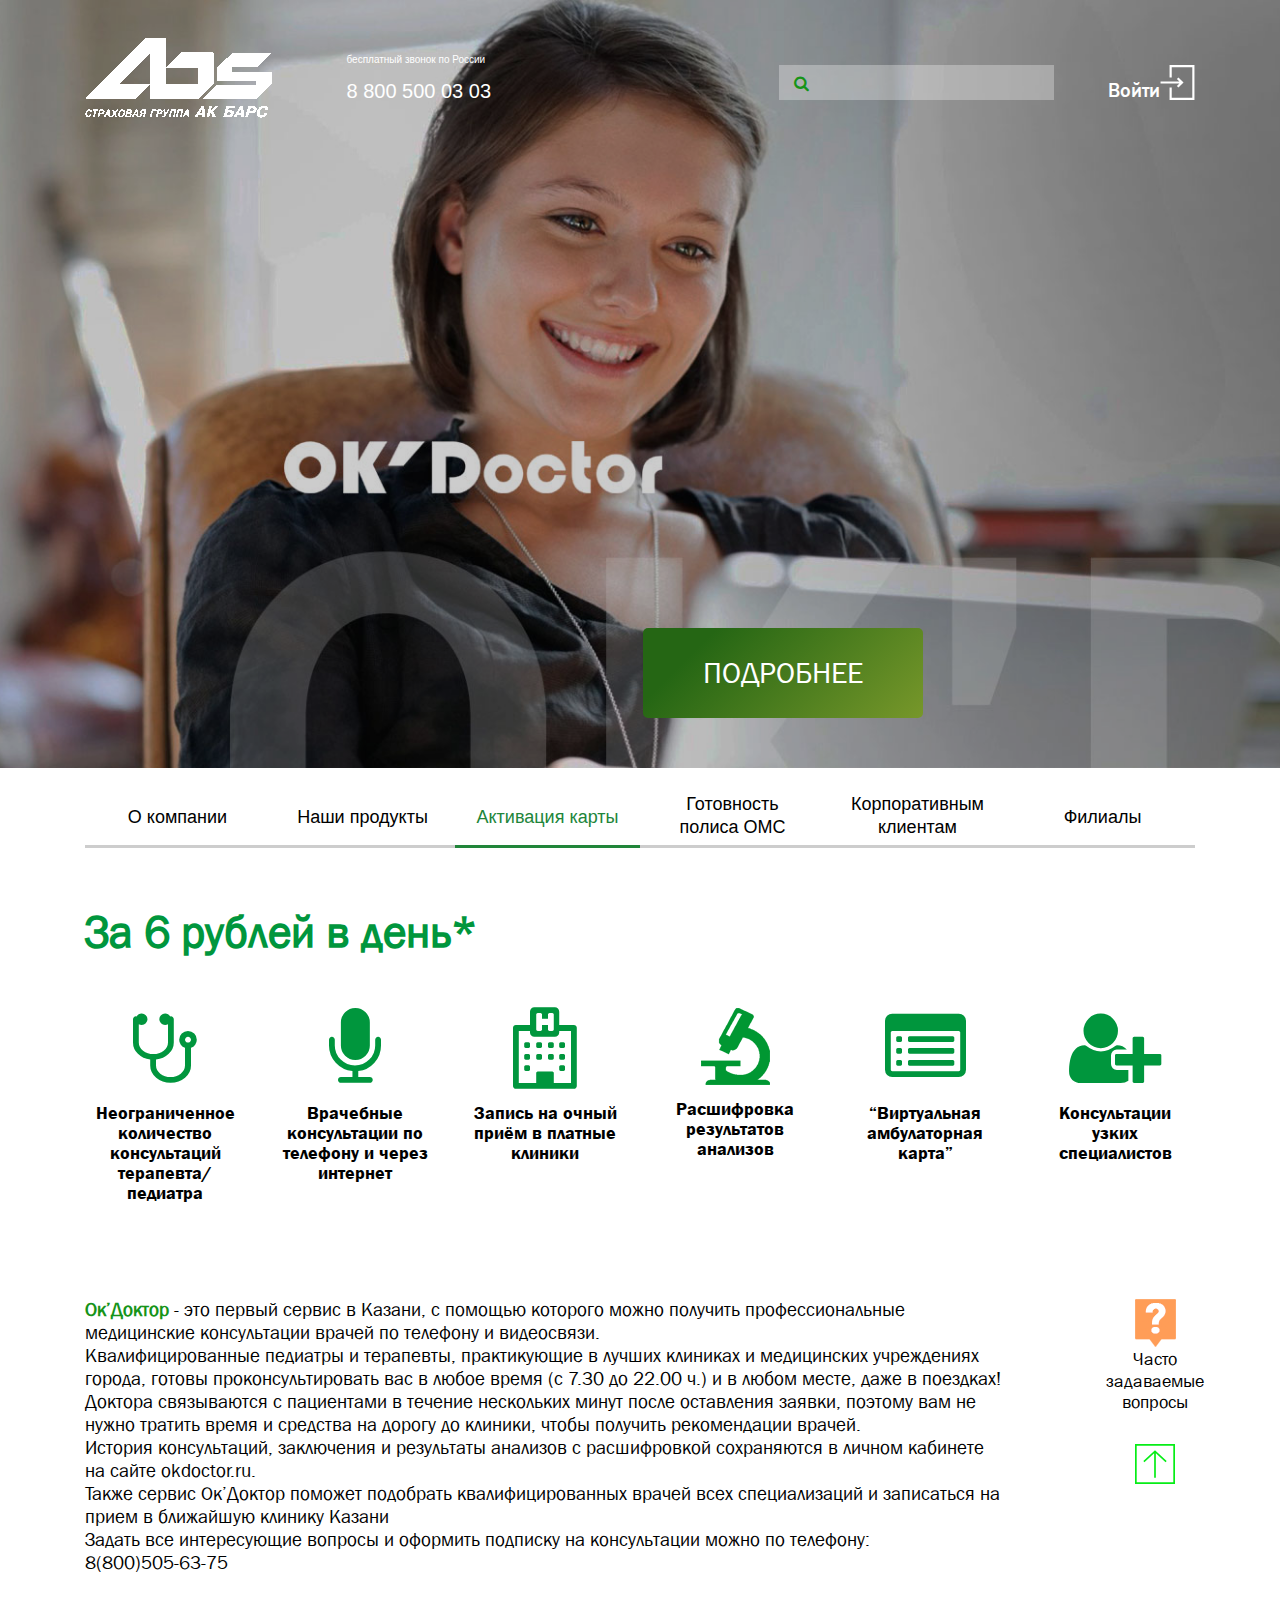
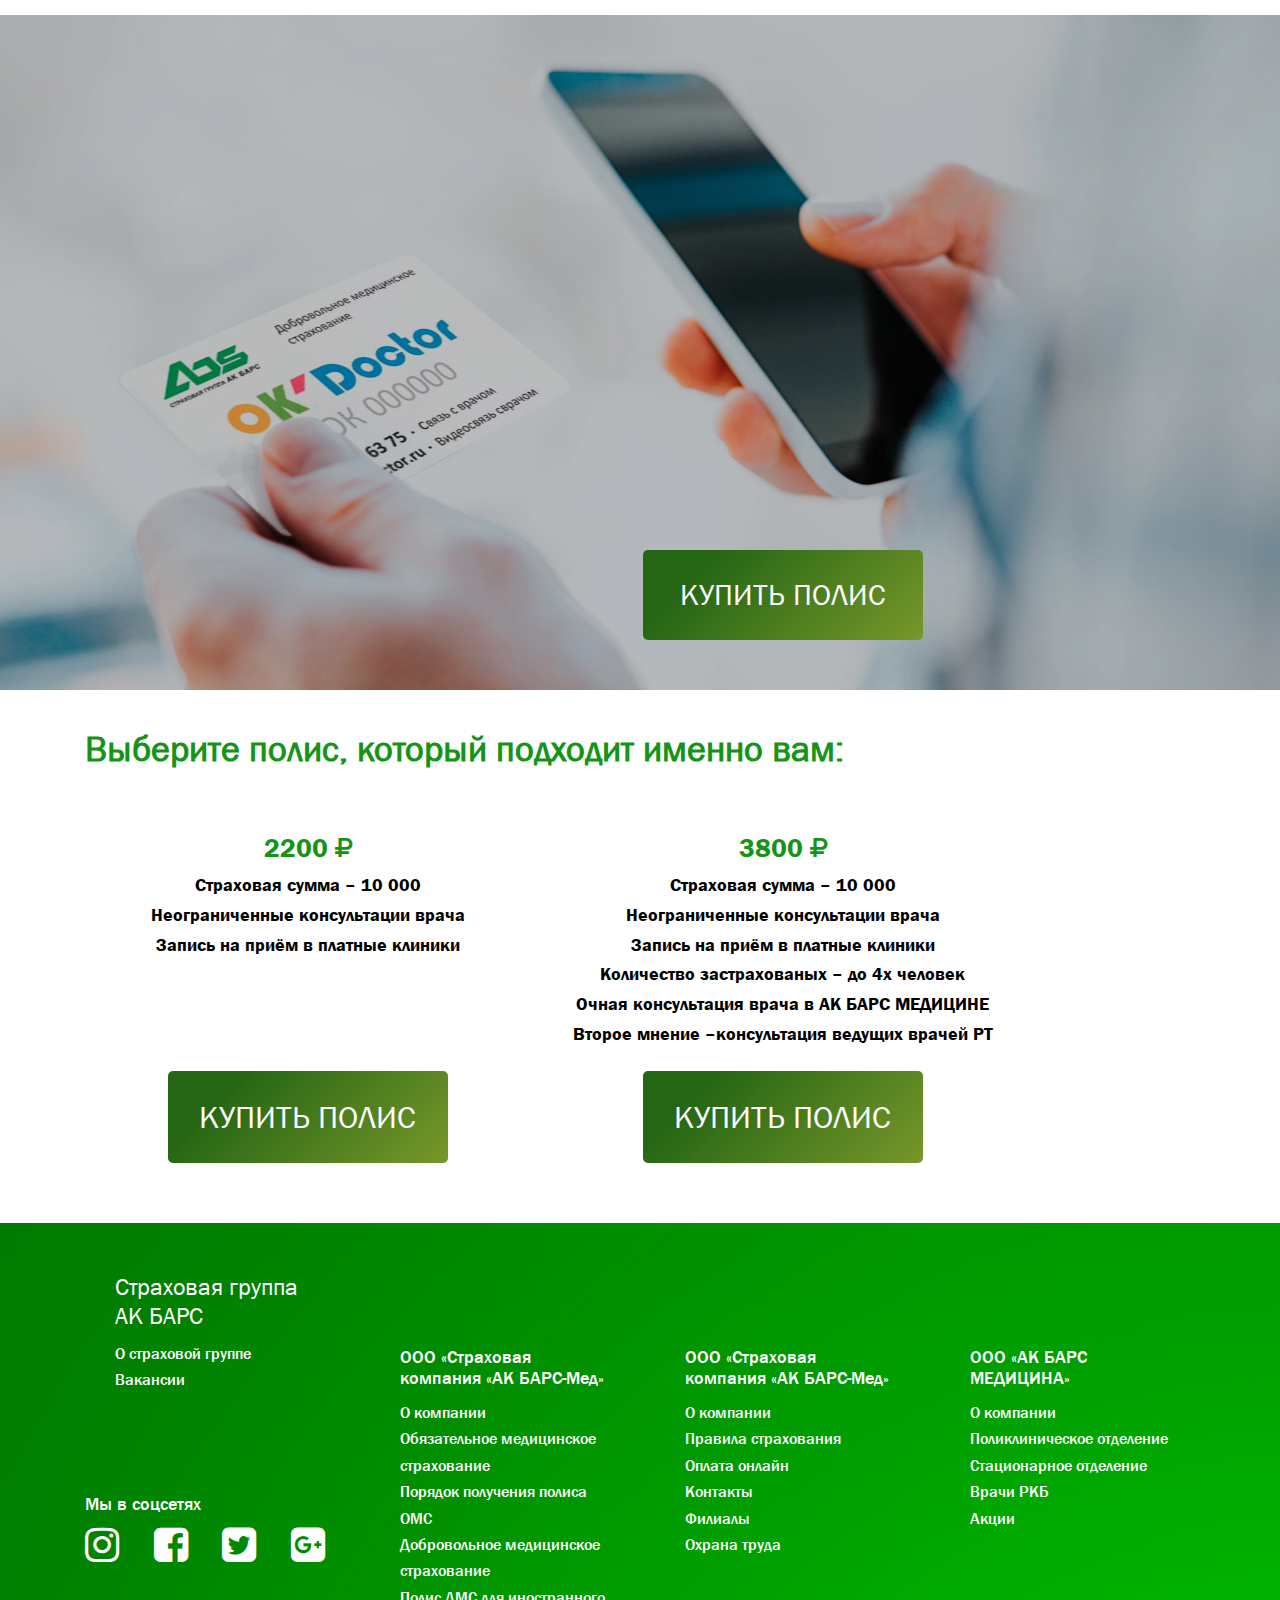
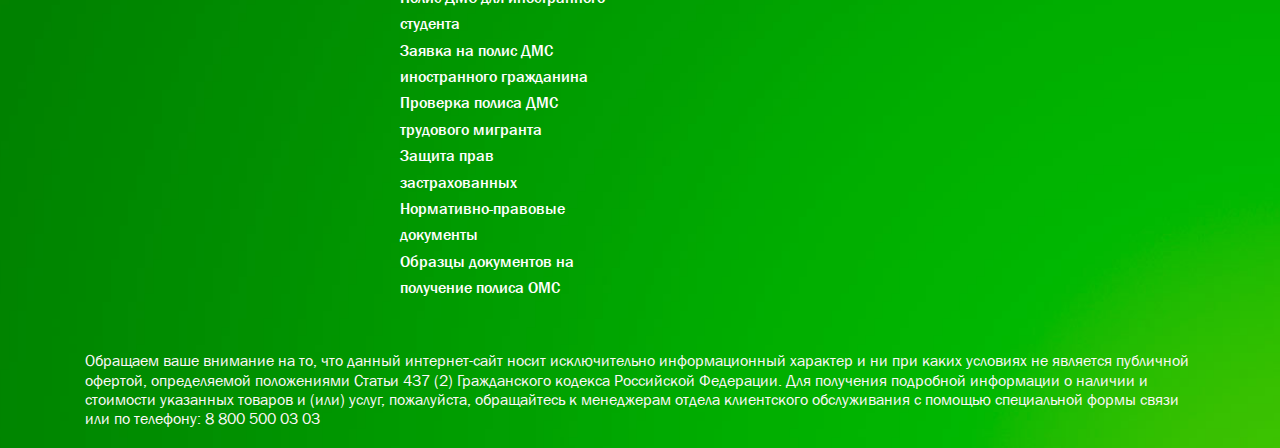
<file: okdoctor.html>
<!DOCTYPE html>
<html lang="ru">

<head>

	<meta charset="utf-8">

	<title>Title</title>
	<meta name="description" content="">

	<meta http-equiv="X-UA-Compatible" content="IE=edge">
	<meta name="viewport" content="width=device-width, initial-scale=1, maximum-scale=1">

	<meta property="og:image" content="path/to/image.jpg">
	<link rel="shortcut icon" href="img/favicon/favicon.ico" type="image/x-icon">
	<link rel="apple-touch-icon" href="img/favicon/apple-touch-icon.png">
	<link rel="apple-touch-icon" sizes="72x72" href="img/favicon/apple-touch-icon-72x72.png">
	<link rel="apple-touch-icon" sizes="114x114" href="img/favicon/apple-touch-icon-114x114.png">

	<!-- Chrome, Firefox OS and Opera -->
	<meta name="theme-color" content="#000">
	<!-- Windows Phone -->
	<meta name="msapplication-navbutton-color" content="#000">
	<!-- iOS Safari -->
	<meta name="apple-mobile-web-app-status-bar-style" content="#000">

	<style>body { opacity: 0; overflow-x: hidden; } html { background-color: #fff; }</style>

</head>

<body>

	<div class="topline">
		<div class="container">
			<div class="topline_block left">
				<div class="item site_logo">
					<img class="site_logo_image" src="img/logo/abs-main.png" alt="Ак Барс Страхование Логотип">
				</div>
				<div class="item site_phone white">
					<p class="site_phone_text">бесплатный звонок по России</p>
					<a class="site_phone_number" href="tel:88005000303">8 800 500 03 03</a>
				</div>
			</div>

			<div class="topline_block right">
				<div class="item site_search">
					<form class="site_search_form">
						<label class="site_search_label" for="">
							<button type="submit" class="site_search_btn" title="Поиск">
								<i class="fa fa-search search_icon" aria-hidden="true"></i>
							</button>
							<input class="site_search_input" type="text">
						</label>
					</form>
				</div>
				<div class="item site_enter">
					<a class="enter_cabinet" href="">
						<span class="enter_text">Войти</span>
					</a>
				</div>
			</div>
		</div>
	</div>
	
	<header class="header_main header_768 header_image header_okdoctor" style="background-image: url(img/headers/okdoctor.jpg);">
		<div class="black_filter"></div>

			<div class="header_content header_content_okdoctor">
				<div class="container">
					<div class="row">
						<div class="col-md-5 col-md-offset-5">
							 <div class="header_content_btn">
								<a class="button button_green" href="">ПОДРОБНЕЕ</a>
							</div>
						</div>
					</div>
				</div>
			</div>

	</header>


	<!-- Main Menu Start -->
	<section id="menu-container">
		<div class="main_menu_block" id="main-menu">
			<div class="container">
				<div class="row">
					<div class="col-xs-12">
						<div class="main_menu_scroll_content">
							<div class="main_menu_scroller">
								<ul class="main_menu">
									<li class="main_menu_item"><a href="">О компании</a></li>
									<li class="main_menu_item"><a href="">Наши продукты</a></li>
									<li class="main_menu_item active"><a href="">Активация карты</a></li>
									<li class="main_menu_item"><a href="">Готовность полиса ОМС</a></li>
									<li class="main_menu_item"><a href="">Корпоративным клиентам</a></li>
									<li class="main_menu_item"><a href="">Филиалы</a></li>
								</ul>
							</div>
						</div>
					</div>
				</div>
			</div>
		</div>
	</section>
	<!-- Main Menu End -->

	
	<section class="site_content">
		<div class="container">
			<div class="row">
				<div class="col-xs-12">
					<!-- Advantages -->
					<div class="advantages bottom_0">
						<h2 class="advantages_title">За 6 рублей в день*</h2>
						<div class="row">

							<div class="col-xs-4 col-md-2">
								<div class="advantage">
									<i class="fa fa-stethoscope advantage_icon" aria-hidden="true"></i>
									<div class="advantage_text">
										Неограниченное количество консультаций терапевта/педиатра
									</div>
								</div>
							</div>

							<div class="col-xs-4 col-md-2">
								<div class="advantage">
									<i class="fa fa-microphone advantage_icon" aria-hidden="true"></i>
									<div class="advantage_text">
										Врачебные консультации по телефону и через интернет
									</div>
								</div>
							</div>

							<div class="col-xs-4 col-md-2">
								<div class="advantage">
									<i class="fa fa-hospital-o advantage_icon" aria-hidden="true"></i>
									<div class="advantage_text">
										Запись на очный приём в платные клиники
									</div>
								</div>
							</div>

							<div class="col-xs-4 col-md-2">
								<div class="advantage">
									<img class="advantage_icon" src="img/icons/microscope.png" alt="">
									<div class="advantage_text">
										Расшифровка результатов анализов
									</div>
								</div>
							</div>

							<div class="col-xs-4 col-md-2">
								<div class="advantage">
									<i class="fa fa-list-alt advantage_icon" aria-hidden="true"></i>
									<div class="advantage_text">
										“Виртуальная амбулаторная карта”
									</div>
								</div>
							</div>

							<div class="col-xs-4 col-md-2">
								<div class="advantage">
									<i class="fa fa-user-plus advantage_icon" aria-hidden="true"></i>
									<div class="advantage_text">
										Консультации узких специалистов
									</div>
								</div>
							</div>
						</div>
					</div>
					<!-- Advantages -->
				</div>
			</div>
		</div>
		
	</section>

	<!-- Внутри id=content плавает меню помощи -->
	<div id="content" class="site_content">
		<div class="container">

			<div class="row">
				<div class="col-md-10">

					<div class="text_block">
						<p class="no_margin"><span class="green bold">Ок’Доктор</span> - это первый сервис в Казани, с помощью которого можно получить профессиональные медицинские консультации врачей по телефону и видеосвязи.<br>
						Квалифицированные педиатры и терапевты, практикующие в лучших клиниках и медицинских учреждениях города, готовы проконсультировать вас в любое время (с 7.30 до 22.00 ч.) и в любом месте, даже в поездках!<br>
						Доктора связываются с пациентами в течение нескольких минут после оставления заявки, поэтому вам не нужно тратить время и средства на дорогу до клиники, чтобы получить рекомендации врачей.<br>
						История консультаций, заключения и результаты анализов с расшифровкой сохраняются в личном кабинете на сайте okdoctor.ru.<br>
						Также сервис Ок’Доктор поможет подобрать квалифицированных врачей всех специализаций и записаться на прием в ближайшую клинику Казани<br>
						Задать все интересующие вопросы и оформить подписку на консультации можно по телефону:<br>	
						8(800)505-63-75</p>
					</div>

				</div>

				<div class="col-md-2 helper" id="helper">
					<div class="site_help_container" id="help-container">
						<div class="site_help" id="help">
							<!-- faq -->
							<a class="faq_link question" href="">
								<span>Часто задаваемые вопросы</span>
							</a>
							<!-- faq -->
							
							<!-- наверх -->
							<button class="to_top" id="to-top" title="Наверх"></button>
							<!-- наверх -->
						</div>
					</div>
				</div>
			</div>

		</div>

		<!-- Banner like header-->
		<div class="banner header_image" style="background-image: url(img/headers/okdoctor2.jpg);">
			<div class="black_filter"></div>
			<div class="header_content header_content_okdoctor">
				<div class="container">
					<div class="row">
						<div class="col-md-5 col-md-offset-5">
							 <div class="header_content_btn">
								<a class="button button_green" href="">КУПИТЬ ПОЛИС</a>
							</div>
						</div>
					</div>
				</div>
			</div>
		</div>
		<!-- Banner -->


		<div class="okdoctor_polis">
			<div class="container">
				<h3 class="title green">Выберите полис, который подходит именно вам:</h3>
				<div class="row">

					<div class="col-sm-6 col-md-5">
						<div class="polis_item">
							<div class="price">2200 <i class="fa fa-rub ruble" aria-hidden="true"></i></div>
							<div class="text">
								Страховая сумма – 10 000<br>
								Неограниченные консультации врача<br>
								Запись на приём в платные клиники
							</div>
							<a class="button button_green" href="">КУПИТЬ ПОЛИС</a>
						</div>
					</div>

					<div class="col-sm-6 col-md-5">
						<div class="polis_item">
							<div class="price">3800 <i class="fa fa-rub ruble" aria-hidden="true"></i></div>
							<div class="text">
								Страховая сумма – 10 000<br>
								Неограниченные консультации врача<br>
								Запись на приём в платные клиники<br>
								Количество застрахованых  – до 4х человек<br>
								Очная консультация врача в АК БАРС МЕДИЦИНЕ<br>
								Второе мнение –консультация ведущих врачей РТ
							</div>
							<a class="button button_green" href="">КУПИТЬ ПОЛИС</a>
						</div>
					</div>

				</div>
			</div>
		</div>

	</div>

	<footer class="footer_green" id="footer">
		<div class="container">
			<div class="row">
				<div class="col-xs-12">
					<div class="footer_title">
						Страховая группа<br>
						АК БАРС
					</div>
				</div>
			</div>
			<div class="row">
				<div class="col-xs-12 col-sm-6 col-md-3">
					<div class="footer_column">
						<ul class="footer_menu">
							<li><a href="">О страховой группе</a></li>
							<li><a href="">Вакансии</a></li>
						</ul>

						<div class="contact_card">
							<script type="text/javascript" src="//vk.com/js/api/openapi.js?150"></script>

							<!-- VK Widget -->
							<div id="vk_groups"></div>
							<script type="text/javascript">
							VK.Widgets.Group("vk_groups", {mode: 1, width: 240,no_cover: 1}, 39125878);
							</script>
						</div>

						
						<div class="footer_social">
							<div class="footer_menu_title">
								Мы в соцсетях
							</div>
							<ul class="social_list">
								<li><a class="social_icon white" href="" target="_blank"><i class="fa fa-instagram" aria-hidden="true"></i></a></li>
								<li><a class="social_icon white" href="" target="_blank"><i class="fa fa-facebook-square" aria-hidden="true"></i></a></li>
								<li><a class="social_icon white" href="" target="_blank"><i class="fa fa-twitter-square" aria-hidden="true"></i></a></li>
								<li><a class="social_icon white" href="" target="_blank"><i class="fa fa-google-plus-square" aria-hidden="true"></i></a></li>
							</ul>
						</div>
					</div>
				</div>

				<div class="col-xs-12 col-sm-6 col-md-3">
					<div class="footer_column">
						<div class="footer_menu_title">
							ООО «Страховая компания «АК БАРС-Мед»
						</div>
						<ul class="footer_menu">
							<li><a href="">О компании</a></li>
							<li><a href="">Обязательное медицинское страхование</a></li>
							<li><a href="">Порядок получения полиса ОМС</a></li>
							<li><a href="">Добровольное медицинское страхование</a></li>
							<li><a href="">Полис ДМС для иностранного студента</a></li>
							<li><a href="">Заявка на полис ДМС иностранного гражданина</a></li>
							<li><a href="">Проверка полиса ДМС трудового мигранта</a></li>
							<li><a href="">Защита прав застрахованных</a></li>
							<li><a href="">Нормативно-правовые документы</a></li>
							<li><a href="">Образцы документов на получение полиса ОМС</a></li>
						</ul>
					</div>
				</div>

				<div class="col-xs-12 col-sm-6 col-md-3">
					<div class="footer_column">
						<div class="footer_menu_title">
							ООО «Страховая компания «АК БАРС-Мед»
						</div>
						<ul class="footer_menu">
							<li><a href="">О компании</a></li>
							<li><a href="">Правила страхования</a></li>
							<li><a href="">Оплата онлайн</a></li>
							<li><a href="">Контакты</a></li>
							<li><a href="">Филиалы</a></li>
							<li><a href="">Охрана труда</a></li>
						</ul>
					</div>
				</div>

				<div class="col-xs-12 col-sm-6 col-md-3">
					<div class="footer_column">
						<div class="footer_menu_title">
							ООО «АК БАРС МЕДИЦИНА»
						</div>
						<ul class="footer_menu">
							<li><a href="">О компании</a></li>
							<li><a href="">Поликлиническое отделение</a></li>
							<li><a href="">Стационарное отделение</a></li>
							<li><a href="">Врачи РКБ</a></li>
							<li><a href="">Акции</a></li>
						</ul>
					</div>
				</div>
			</div>

			<div class="row">
				<div class="col-xs-12">
					<p class="footer_copyright">
						Обращаем ваше внимание на то, что данный интернет-сайт носит исключительно информационный характер и ни при каких условиях не является публичной офертой, определяемой положениями Статьи 437 (2) Гражданского кодекса Российской Федерации. Для получения подробной информации о наличии и стоимости указанных товаров и (или) услуг, пожалуйста, обращайтесь к менеджерам отдела клиентского обслуживания с помощью специальной формы связи или по телефону: 8 800 500 03 03 
					</p>
				</div>
			</div>
		</div>
	</footer>
	
	<link rel="stylesheet" href="css/main.min.css">
	<script src="js/scripts.min.js"></script>

</body>
</html>
</file>
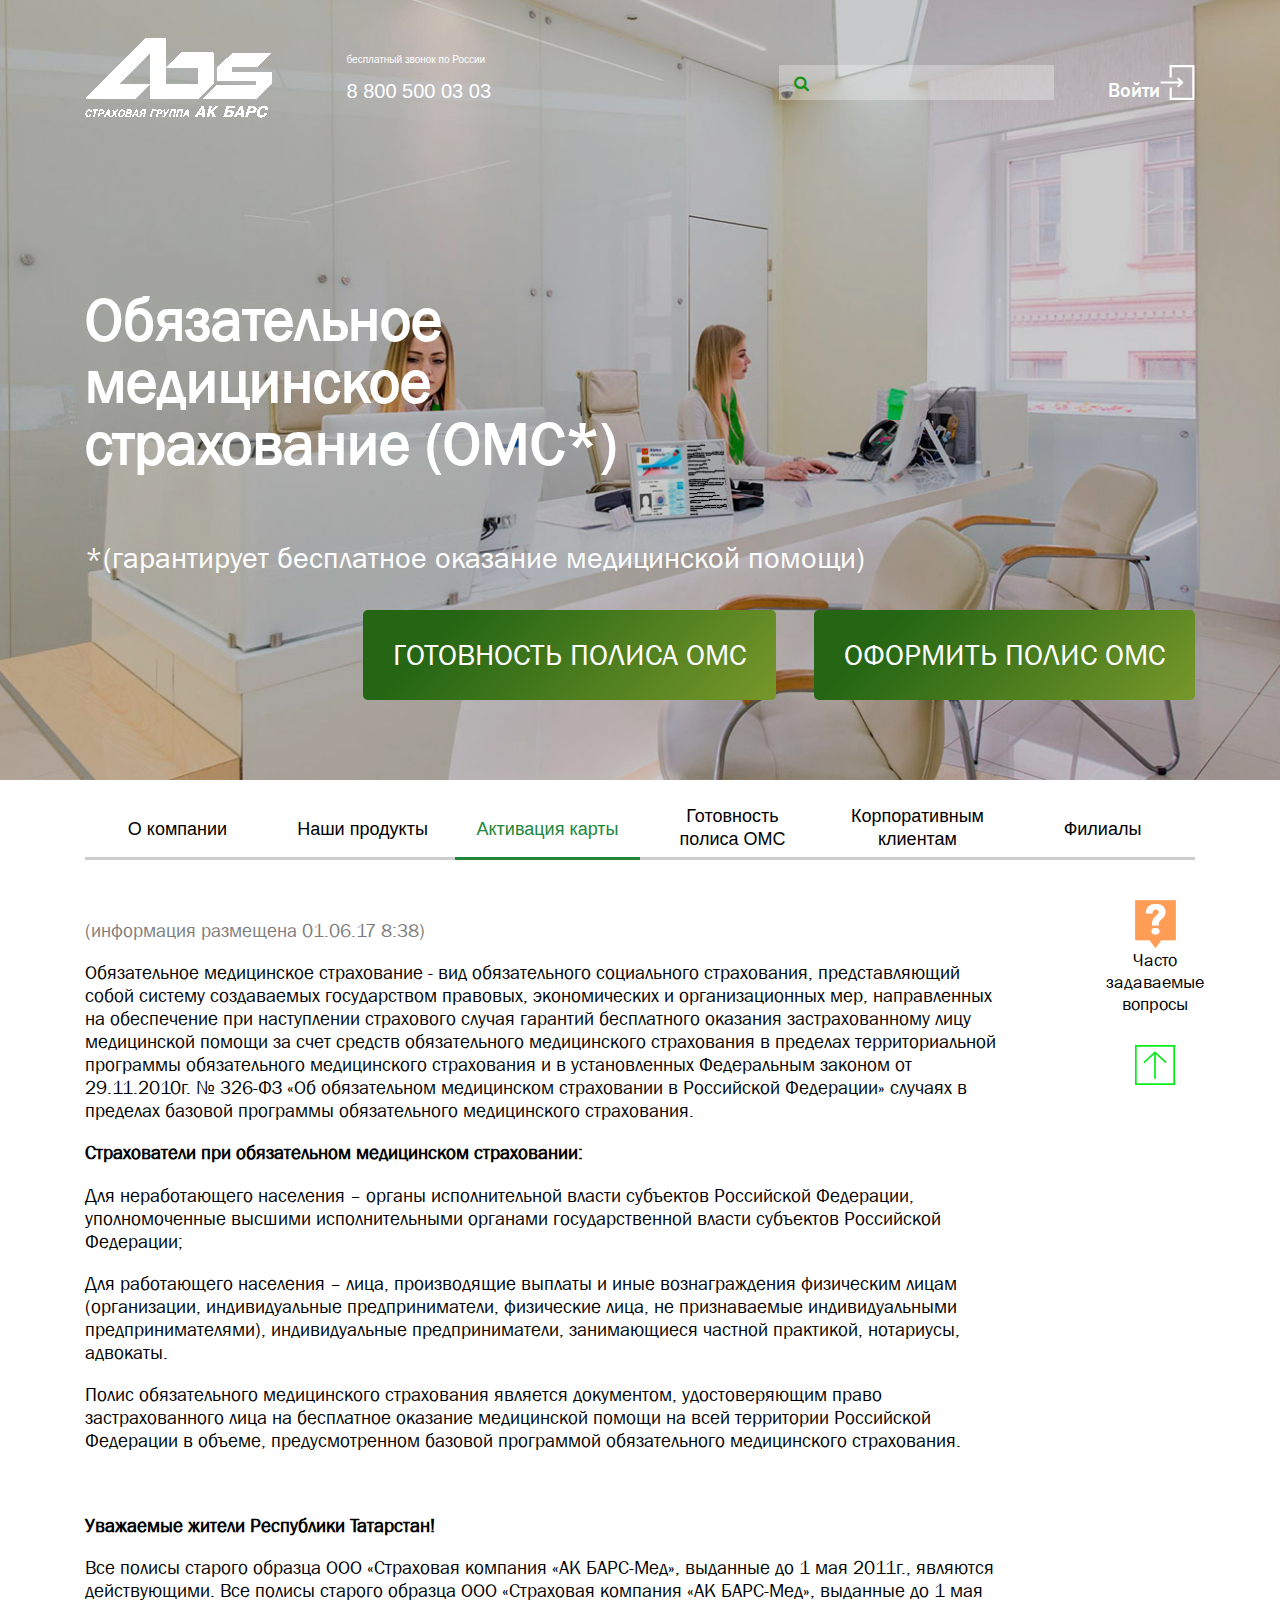
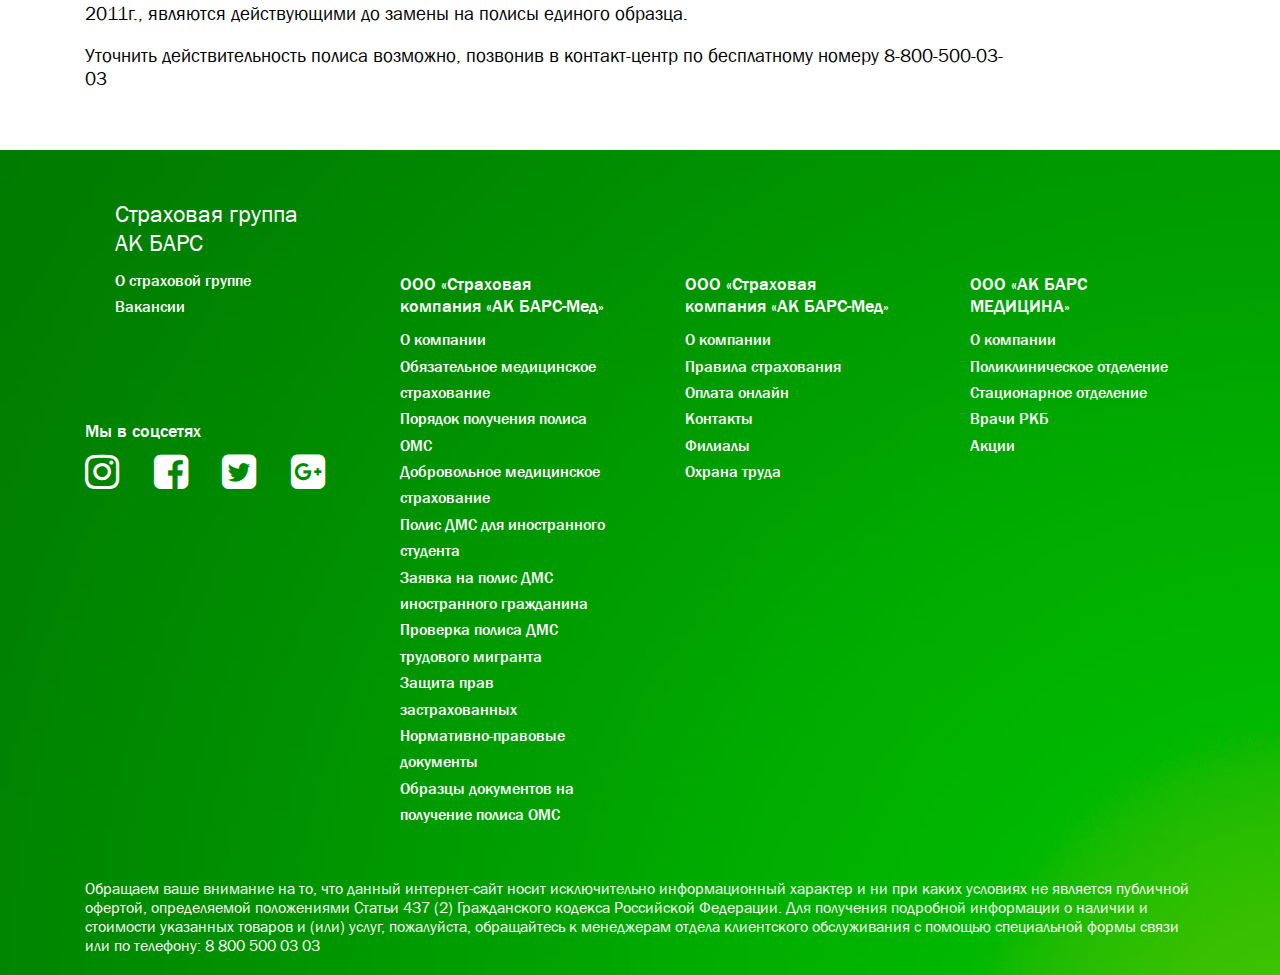
<file: oms.html>
<!DOCTYPE html>
<html lang="ru">

<head>

	<meta charset="utf-8">

	<title>Title</title>
	<meta name="description" content="">

	<meta http-equiv="X-UA-Compatible" content="IE=edge">
	<meta name="viewport" content="width=device-width, initial-scale=1, maximum-scale=1">

	<meta property="og:image" content="path/to/image.jpg">
	<link rel="shortcut icon" href="img/favicon/favicon.ico" type="image/x-icon">
	<link rel="apple-touch-icon" href="img/favicon/apple-touch-icon.png">
	<link rel="apple-touch-icon" sizes="72x72" href="img/favicon/apple-touch-icon-72x72.png">
	<link rel="apple-touch-icon" sizes="114x114" href="img/favicon/apple-touch-icon-114x114.png">

	<!-- Chrome, Firefox OS and Opera -->
	<meta name="theme-color" content="#000">
	<!-- Windows Phone -->
	<meta name="msapplication-navbutton-color" content="#000">
	<!-- iOS Safari -->
	<meta name="apple-mobile-web-app-status-bar-style" content="#000">

	<style>body { opacity: 0; overflow-x: hidden; } html { background-color: #fff; }</style>

</head>

<body>

	<div class="topline">
		<div class="container">
			<div class="topline_block left">
				<div class="item site_logo">
					<img class="site_logo_image" src="img/logo/abs-main.png" alt="Ак Барс Страхование Логотип">
				</div>
				<div class="item site_phone white">
					<p class="site_phone_text">бесплатный звонок по России</p>
					<a class="site_phone_number" href="tel:88005000303">8 800 500 03 03</a>
				</div>
			</div>

			<div class="topline_block right">
				<div class="item site_search">
					<form class="site_search_form">
						<label class="site_search_label" for="">
							<button type="submit" class="site_search_btn" title="Поиск">
								<i class="fa fa-search search_icon" aria-hidden="true"></i>
							</button>
							<input class="site_search_input" type="text">
						</label>
					</form>
				</div>
				<div class="item site_enter">
					<a class="enter_cabinet" href="">
						<span class="enter_text">Войти</span>
					</a>
				</div>
			</div>
		</div>
	</div>
	
	<header class="header_main header_768 header_image" style="background-image: url(img/headers/oms.jpg);">
		<div class="black_filter"></div>

			

			<div class="header_content header_content_oms">
				<div class="container">
					<div class="row">
						<div class="col-xs-12">
							<h1>
								Обязательное<br>
								медицинское<br>
								страхование (ОМС*)
							</h1>
							<p class="header_content_text">
								*(гарантирует бесплатное оказание медицинской помощи)
							</p>
						</div>
					</div>
					<div class="row">
						<div class="col-xs-12">
							 <div class="header_content_btn">
								<a class="button button_green" href="">ГОТОВНОСТЬ ПОЛИСА ОМС</a>
								<a class="button button_green" href="">ОФОРМИТЬ ПОЛИС ОМС</a>
							</div>
						</div>
					</div>
				</div>
			</div>

	</header>


	<!-- Main Menu Start -->
	<section id="menu-container">
		<div class="main_menu_block" id="main-menu">
			<div class="container">
				<div class="row">
					<div class="col-xs-12">
						<div class="main_menu_scroll_content">
							<div class="main_menu_scroller">
								<ul class="main_menu">
									<li class="main_menu_item"><a href="">О компании</a></li>
									<li class="main_menu_item"><a href="">Наши продукты</a></li>
									<li class="main_menu_item active"><a href="">Активация карты</a></li>
									<li class="main_menu_item"><a href="">Готовность полиса ОМС</a></li>
									<li class="main_menu_item"><a href="">Корпоративным клиентам</a></li>
									<li class="main_menu_item"><a href="">Филиалы</a></li>
								</ul>
							</div>
						</div>
					</div>
				</div>
			</div>
		</div>
	</section>
	<!-- Main Menu End -->

	<div id="content" class="site_content">
		<div class="container">
			
			<div class="row">
				<div class="col-md-10">

					<div class="text_block">
						<p class="grey">(информация размещена 01.06.17 8:38)</p>

						<p>Обязательное медицинское страхование - вид обязательного социального страхования, представляющий собой систему создаваемых государством правовых, экономических и организационных мер, направленных на обеспечение при наступлении страхового случая гарантий бесплатного оказания застрахованному лицу медицинской помощи за счет средств обязательного медицинского страхования в пределах территориальной программы обязательного медицинского страхования и в установленных Федеральным законом от 29.11.2010г. № 326-ФЗ «Об обязательном медицинском страховании в Российской Федерации» случаях в пределах базовой программы обязательного медицинского страхования.</p>

						<p class="bold">Страхователи при обязательном медицинском страховании:</p>

						<p>Для неработающего населения – органы исполнительной власти субъектов Российской Федерации, уполномоченные высшими исполнительными органами государственной власти субъектов Российской Федерации;</p>

						<p>Для работающего населения – лица, производящие выплаты и иные вознаграждения физическим лицам (организации, индивидуальные предприниматели, физические лица, не признаваемые индивидуальными предпринимателями), индивидуальные предприниматели, занимающиеся частной практикой, нотариусы, адвокаты.</p>

						<p>Полис обязательного медицинского страхования является документом, удостоверяющим право застрахованного лица на бесплатное оказание медицинской помощи на всей территории Российской Федерации в объеме, предусмотренном базовой программой обязательного медицинского страхования.</p>
						<br>
						<p class="bold">Уважаемые жители Республики Татарстан!</p>

						<p>Все полисы старого образца ООО «Страховая компания «АК БАРС-Мед», выданные до 1 мая 2011г., являются действующими. Все полисы старого образца ООО «Страховая компания «АК БАРС-Мед», выданные до 1 мая 2011г., являются действующими до замены на полисы единого образца.</p>

						<p>Уточнить действительность полиса возможно, позвонив в контакт-центр по бесплатному номеру 8-800-500-03-03</p>


						</p>
					</div>


				</div>

				<div class="col-md-2 helper" id="helper">
					<div class="site_help_container" id="help-container">
						<div class="site_help" id="help">
							<!-- faq -->
							<a class="faq_link question" href="">
								<span>Часто задаваемые вопросы</span>
							</a>
							<!-- faq -->
							
							<!-- наверх -->
							<button class="to_top" id="to-top" title="Наверх"></button>
							<!-- наверх -->
						</div>
					</div>
				</div>
			</div>

		</div>
	</div>

	<footer class="footer_green" id="footer">
		<div class="container">
			<div class="row">
				<div class="col-xs-12">
					<div class="footer_title">
						Страховая группа<br>
						АК БАРС
					</div>
				</div>
			</div>
			<div class="row">
				<div class="col-xs-12 col-sm-6 col-md-3">
					<div class="footer_column">
						<ul class="footer_menu">
							<li><a href="">О страховой группе</a></li>
							<li><a href="">Вакансии</a></li>
						</ul>

						<div class="contact_card">
							<script type="text/javascript" src="//vk.com/js/api/openapi.js?150"></script>

							<!-- VK Widget -->
							<div id="vk_groups"></div>
							<script type="text/javascript">
							VK.Widgets.Group("vk_groups", {mode: 1, width: 240,no_cover: 1}, 39125878);
							</script>
						</div>

						
						<div class="footer_social">
							<div class="footer_menu_title">
								Мы в соцсетях
							</div>
							<ul class="social_list">
								<li><a class="social_icon white" href="" target="_blank"><i class="fa fa-instagram" aria-hidden="true"></i></a></li>
								<li><a class="social_icon white" href="" target="_blank"><i class="fa fa-facebook-square" aria-hidden="true"></i></a></li>
								<li><a class="social_icon white" href="" target="_blank"><i class="fa fa-twitter-square" aria-hidden="true"></i></a></li>
								<li><a class="social_icon white" href="" target="_blank"><i class="fa fa-google-plus-square" aria-hidden="true"></i></a></li>
							</ul>
						</div>
					</div>
				</div>

				<div class="col-xs-12 col-sm-6 col-md-3">
					<div class="footer_column">
						<div class="footer_menu_title">
							ООО «Страховая компания «АК БАРС-Мед»
						</div>
						<ul class="footer_menu">
							<li><a href="">О компании</a></li>
							<li><a href="">Обязательное медицинское страхование</a></li>
							<li><a href="">Порядок получения полиса ОМС</a></li>
							<li><a href="">Добровольное медицинское страхование</a></li>
							<li><a href="">Полис ДМС для иностранного студента</a></li>
							<li><a href="">Заявка на полис ДМС иностранного гражданина</a></li>
							<li><a href="">Проверка полиса ДМС трудового мигранта</a></li>
							<li><a href="">Защита прав застрахованных</a></li>
							<li><a href="">Нормативно-правовые документы</a></li>
							<li><a href="">Образцы документов на получение полиса ОМС</a></li>
						</ul>
					</div>
				</div>

				<div class="col-xs-12 col-sm-6 col-md-3">
					<div class="footer_column">
						<div class="footer_menu_title">
							ООО «Страховая компания «АК БАРС-Мед»
						</div>
						<ul class="footer_menu">
							<li><a href="">О компании</a></li>
							<li><a href="">Правила страхования</a></li>
							<li><a href="">Оплата онлайн</a></li>
							<li><a href="">Контакты</a></li>
							<li><a href="">Филиалы</a></li>
							<li><a href="">Охрана труда</a></li>
						</ul>
					</div>
				</div>

				<div class="col-xs-12 col-sm-6 col-md-3">
					<div class="footer_column">
						<div class="footer_menu_title">
							ООО «АК БАРС МЕДИЦИНА»
						</div>
						<ul class="footer_menu">
							<li><a href="">О компании</a></li>
							<li><a href="">Поликлиническое отделение</a></li>
							<li><a href="">Стационарное отделение</a></li>
							<li><a href="">Врачи РКБ</a></li>
							<li><a href="">Акции</a></li>
						</ul>
					</div>
				</div>
			</div>

			<div class="row">
				<div class="col-xs-12">
					<p class="footer_copyright">
						Обращаем ваше внимание на то, что данный интернет-сайт носит исключительно информационный характер и ни при каких условиях не является публичной офертой, определяемой положениями Статьи 437 (2) Гражданского кодекса Российской Федерации. Для получения подробной информации о наличии и стоимости указанных товаров и (или) услуг, пожалуйста, обращайтесь к менеджерам отдела клиентского обслуживания с помощью специальной формы связи или по телефону: 8 800 500 03 03 
					</p>
				</div>
			</div>
		</div>
	</footer>
	
	<link rel="stylesheet" href="css/main.min.css">
	<script src="js/scripts.min.js"></script>

</body>
</html>
</file>
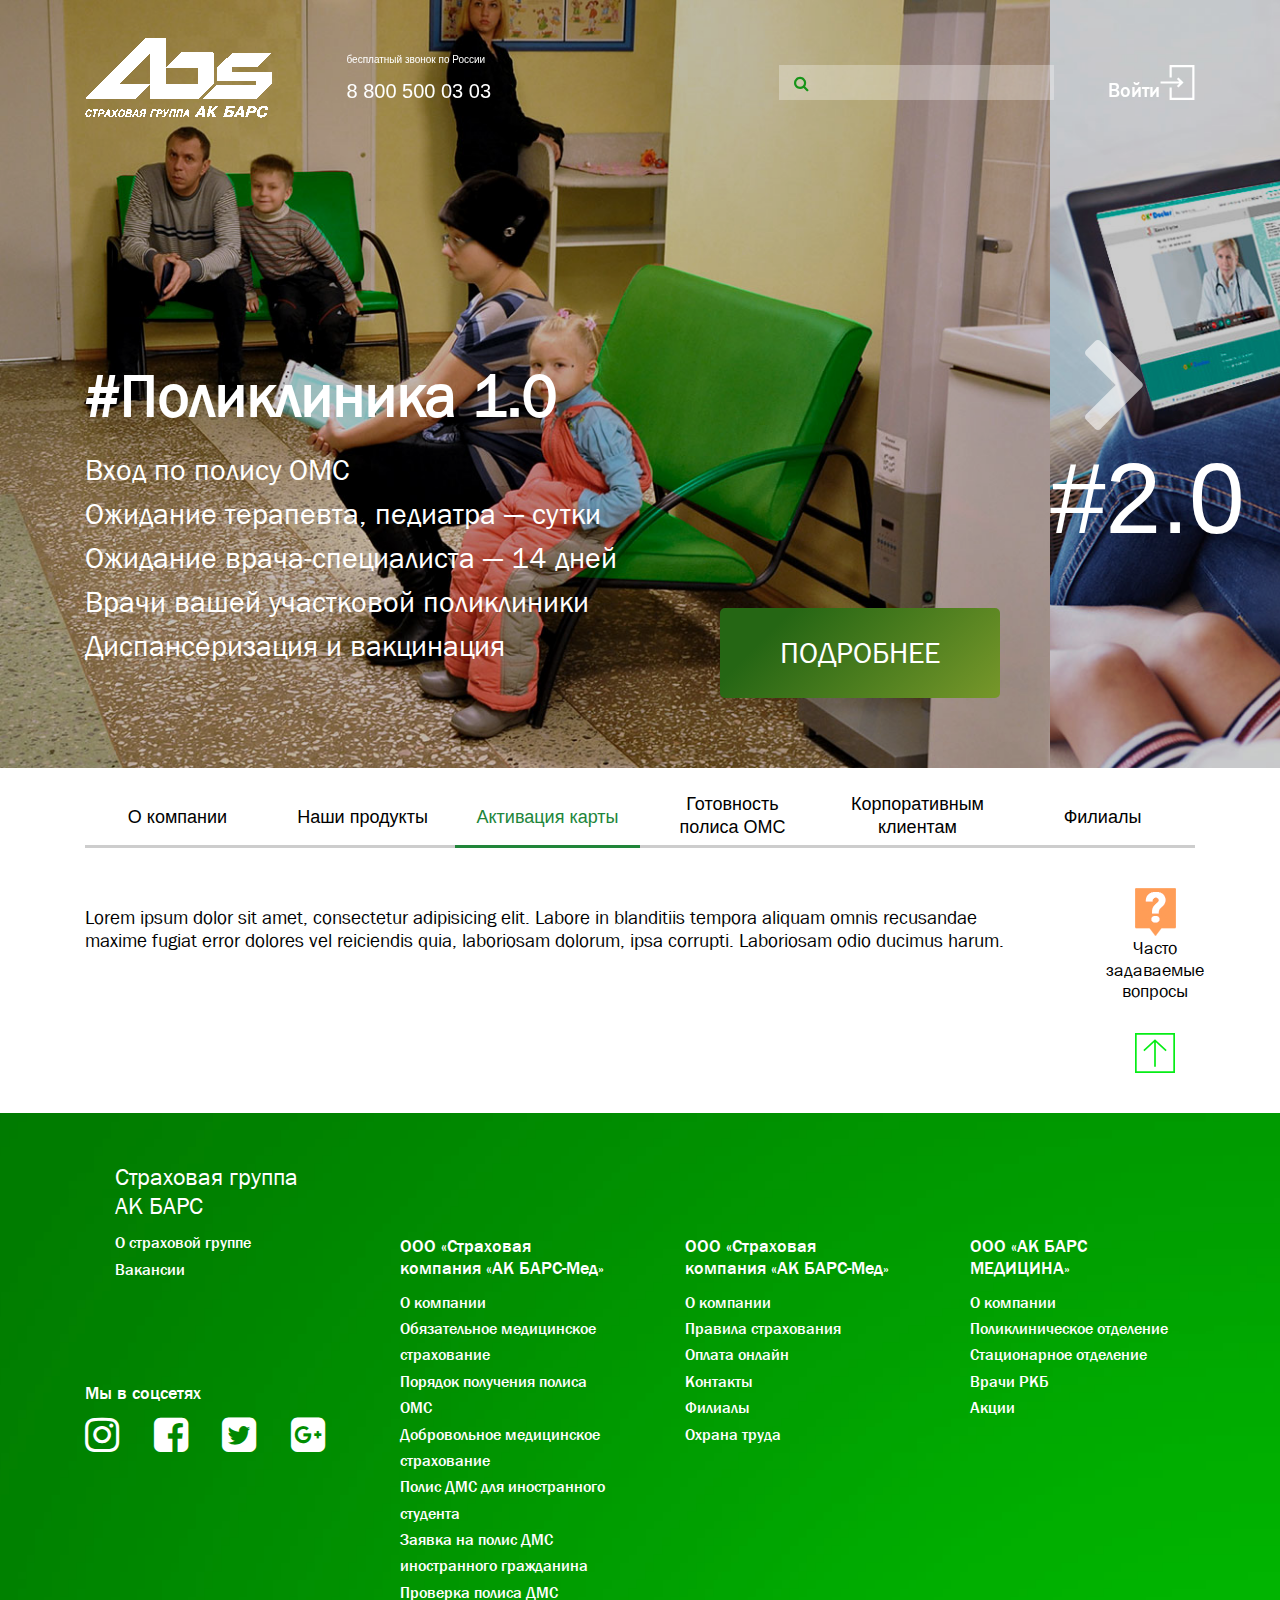
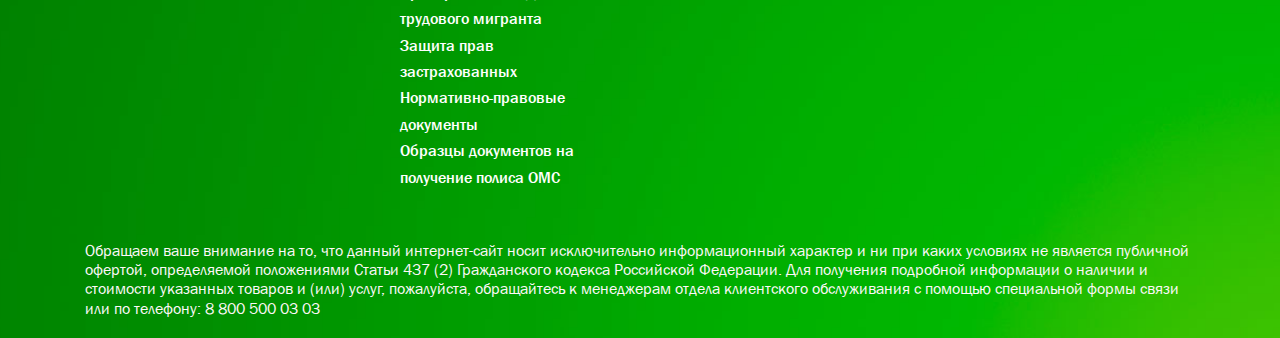
<file: poliklinika.html>
<!DOCTYPE html>
<html lang="ru">

<head>

	<meta charset="utf-8">

	<title>Title</title>
	<meta name="description" content="">

	<meta http-equiv="X-UA-Compatible" content="IE=edge">
	<meta name="viewport" content="width=device-width, initial-scale=1, maximum-scale=1">

	<meta property="og:image" content="path/to/image.jpg">
	<link rel="shortcut icon" href="img/favicon/favicon.ico" type="image/x-icon">
	<link rel="apple-touch-icon" href="img/favicon/apple-touch-icon.png">
	<link rel="apple-touch-icon" sizes="72x72" href="img/favicon/apple-touch-icon-72x72.png">
	<link rel="apple-touch-icon" sizes="114x114" href="img/favicon/apple-touch-icon-114x114.png">

	<!-- Chrome, Firefox OS and Opera -->
	<meta name="theme-color" content="#000">
	<!-- Windows Phone -->
	<meta name="msapplication-navbutton-color" content="#000">
	<!-- iOS Safari -->
	<meta name="apple-mobile-web-app-status-bar-style" content="#000">

	<style>body { opacity: 0; overflow-x: hidden; } html { background-color: #fff; }</style>

</head>

<body>

	<div class="topline">
		<div class="container">
			<div class="topline_block left">
				<div class="item site_logo">
					<img class="site_logo_image" src="img/logo/abs-main.png" alt="Ак Барс Страхование Логотип">
				</div>
				<div class="item site_phone white">
					<p class="site_phone_text">бесплатный звонок по России</p>
					<a class="site_phone_number" href="tel:88005000303">8 800 500 03 03</a>
				</div>
			</div>

			<div class="topline_block right">
				<div class="item site_search">
					<form class="site_search_form">
						<label class="site_search_label" for="">
							<button type="submit" class="site_search_btn" title="Поиск">
								<i class="fa fa-search search_icon" aria-hidden="true"></i>
							</button>
							<input class="site_search_input" type="text">
						</label>
					</form>
				</div>
				<div class="item site_enter">
					<a class="enter_cabinet" href="">
						<span class="enter_text">Войти</span>
					</a>
				</div>
			</div>
		</div>
	</div>
	
	<div class="header_slider">
		<div id="header-slider" class="owl-carousel">
			<!-- slide 1 -->
			<div class="header_768 header_image header_slide" style="background-image: url(img/headers/poliklinika1.jpg);">
				<div class="black_filter"></div>

				<div class="next_btn">
					<i class="fa fa-chevron-right arrow-next" aria-hidden="true"></i>
					<div class="number">#1.0</div>
				</div>

				<div class="header_content">
					<div class="container-fluid">
						<div class="row">
							<div class="col-xs-12">
								<h1>
									#Поликлиника 1.0
								</h1>
								<p class="header_content_text">
									Вход по полису ОМС<br>
									Ожидание терапевта, педиатра — сутки<br>
									Ожидание врача-специалиста — 14 дней<br>
									Врачи вашей участковой поликлиники<br>
									Диспансеризация и вакцинация
								</p>
								<a class="button button_green" href="">ПОДРОБНЕЕ</a>
							</div>
						</div>
					</div>
				</div>
			</div>
			<!-- slide 1 -->

			<!-- slide 2 -->
			<div class="header_768 header_image header_slide" style="background-image: url(img/headers/poliklinika2.jpg);">
				<div class="black_filter"></div>

				<div class="next_btn">
					<i class="fa fa-chevron-right arrow-next" aria-hidden="true"></i>
					<div class="number">#2.0</div>
				</div>

				<div class="header_content">
					<div class="container-fluid">
						<div class="row">
							<div class="col-xs-12">
								<h1>
									#Поликлиника 2.0
								</h1>
								<p class="header_content_text">
									Вход по полису ДМС<br>
									Ожидание терапевта, педиатра — 3 минуты<br>
									Ожидание врача-специалиста — 3 минуты<br>
									Лучшие врачи со всего мира<br>
									Просто, быстро, удобно
								</p>
								<a class="button button_green" href="">ПОДРОБНЕЕ</a>
							</div>
						</div>
					</div>
				</div>
			</div>
			<!-- slide 2 -->
		</div>

	</div>


	<!-- Main Menu Start -->
	<section id="menu-container">
		<div class="main_menu_block" id="main-menu">
			<div class="container">
				<div class="row">
					<div class="col-xs-12">
						<div class="main_menu_scroll_content">
							<div class="main_menu_scroller">
								<ul class="main_menu">
									<li class="main_menu_item"><a href="">О компании</a></li>
									<li class="main_menu_item"><a href="">Наши продукты</a></li>
									<li class="main_menu_item active"><a href="">Активация карты</a></li>
									<li class="main_menu_item"><a href="">Готовность полиса ОМС</a></li>
									<li class="main_menu_item"><a href="">Корпоративным клиентам</a></li>
									<li class="main_menu_item"><a href="">Филиалы</a></li>
								</ul>
							</div>
						</div>
					</div>
				</div>
			</div>
		</div>
	</section>
	<!-- Main Menu End -->

	<div id="content" class="site_content">
		<div class="container">
			
			<div class="row">
				<div class="col-md-10">

					<div class="text_block">
						<p>Lorem ipsum dolor sit amet, consectetur adipisicing elit. Labore in blanditiis tempora aliquam omnis recusandae maxime fugiat error dolores vel reiciendis quia, laboriosam dolorum, ipsa corrupti. Laboriosam odio ducimus harum.</p>
					</div>


				</div>

				<div class="col-md-2 helper" id="helper">
					<div class="site_help_container" id="help-container">
						<div class="site_help" id="help">
							<!-- faq -->
							<a class="faq_link question" href="">
								<span>Часто задаваемые вопросы</span>
							</a>
							<!-- faq -->
							
							<!-- наверх -->
							<button class="to_top" id="to-top" title="Наверх"></button>
							<!-- наверх -->
						</div>
					</div>
				</div>
			</div>

		</div>
	</div>

	<footer class="footer_green" id="footer">
		<div class="container">
			<div class="row">
				<div class="col-xs-12">
					<div class="footer_title">
						Страховая группа<br>
						АК БАРС
					</div>
				</div>
			</div>
			<div class="row">
				<div class="col-xs-12 col-sm-6 col-md-3">
					<div class="footer_column">
						<ul class="footer_menu">
							<li><a href="">О страховой группе</a></li>
							<li><a href="">Вакансии</a></li>
						</ul>

						<div class="contact_card">
							<script type="text/javascript" src="//vk.com/js/api/openapi.js?150"></script>

							<!-- VK Widget -->
							<div id="vk_groups"></div>
							<script type="text/javascript">
							VK.Widgets.Group("vk_groups", {mode: 1, width: 240,no_cover: 1}, 39125878);
							</script>
						</div>

						
						<div class="footer_social">
							<div class="footer_menu_title">
								Мы в соцсетях
							</div>
							<ul class="social_list">
								<li><a class="social_icon white" href="" target="_blank"><i class="fa fa-instagram" aria-hidden="true"></i></a></li>
								<li><a class="social_icon white" href="" target="_blank"><i class="fa fa-facebook-square" aria-hidden="true"></i></a></li>
								<li><a class="social_icon white" href="" target="_blank"><i class="fa fa-twitter-square" aria-hidden="true"></i></a></li>
								<li><a class="social_icon white" href="" target="_blank"><i class="fa fa-google-plus-square" aria-hidden="true"></i></a></li>
							</ul>
						</div>
					</div>
				</div>

				<div class="col-xs-12 col-sm-6 col-md-3">
					<div class="footer_column">
						<div class="footer_menu_title">
							ООО «Страховая компания «АК БАРС-Мед»
						</div>
						<ul class="footer_menu">
							<li><a href="">О компании</a></li>
							<li><a href="">Обязательное медицинское страхование</a></li>
							<li><a href="">Порядок получения полиса ОМС</a></li>
							<li><a href="">Добровольное медицинское страхование</a></li>
							<li><a href="">Полис ДМС для иностранного студента</a></li>
							<li><a href="">Заявка на полис ДМС иностранного гражданина</a></li>
							<li><a href="">Проверка полиса ДМС трудового мигранта</a></li>
							<li><a href="">Защита прав застрахованных</a></li>
							<li><a href="">Нормативно-правовые документы</a></li>
							<li><a href="">Образцы документов на получение полиса ОМС</a></li>
						</ul>
					</div>
				</div>

				<div class="col-xs-12 col-sm-6 col-md-3">
					<div class="footer_column">
						<div class="footer_menu_title">
							ООО «Страховая компания «АК БАРС-Мед»
						</div>
						<ul class="footer_menu">
							<li><a href="">О компании</a></li>
							<li><a href="">Правила страхования</a></li>
							<li><a href="">Оплата онлайн</a></li>
							<li><a href="">Контакты</a></li>
							<li><a href="">Филиалы</a></li>
							<li><a href="">Охрана труда</a></li>
						</ul>
					</div>
				</div>

				<div class="col-xs-12 col-sm-6 col-md-3">
					<div class="footer_column">
						<div class="footer_menu_title">
							ООО «АК БАРС МЕДИЦИНА»
						</div>
						<ul class="footer_menu">
							<li><a href="">О компании</a></li>
							<li><a href="">Поликлиническое отделение</a></li>
							<li><a href="">Стационарное отделение</a></li>
							<li><a href="">Врачи РКБ</a></li>
							<li><a href="">Акции</a></li>
						</ul>
					</div>
				</div>
			</div>

			<div class="row">
				<div class="col-xs-12">
					<p class="footer_copyright">
						Обращаем ваше внимание на то, что данный интернет-сайт носит исключительно информационный характер и ни при каких условиях не является публичной офертой, определяемой положениями Статьи 437 (2) Гражданского кодекса Российской Федерации. Для получения подробной информации о наличии и стоимости указанных товаров и (или) услуг, пожалуйста, обращайтесь к менеджерам отдела клиентского обслуживания с помощью специальной формы связи или по телефону: 8 800 500 03 03 
					</p>
				</div>
			</div>
		</div>
	</footer>
	
	<link rel="stylesheet" href="css/main.min.css">
	<script src="js/scripts.min.js"></script>

</body>
</html>
</file>
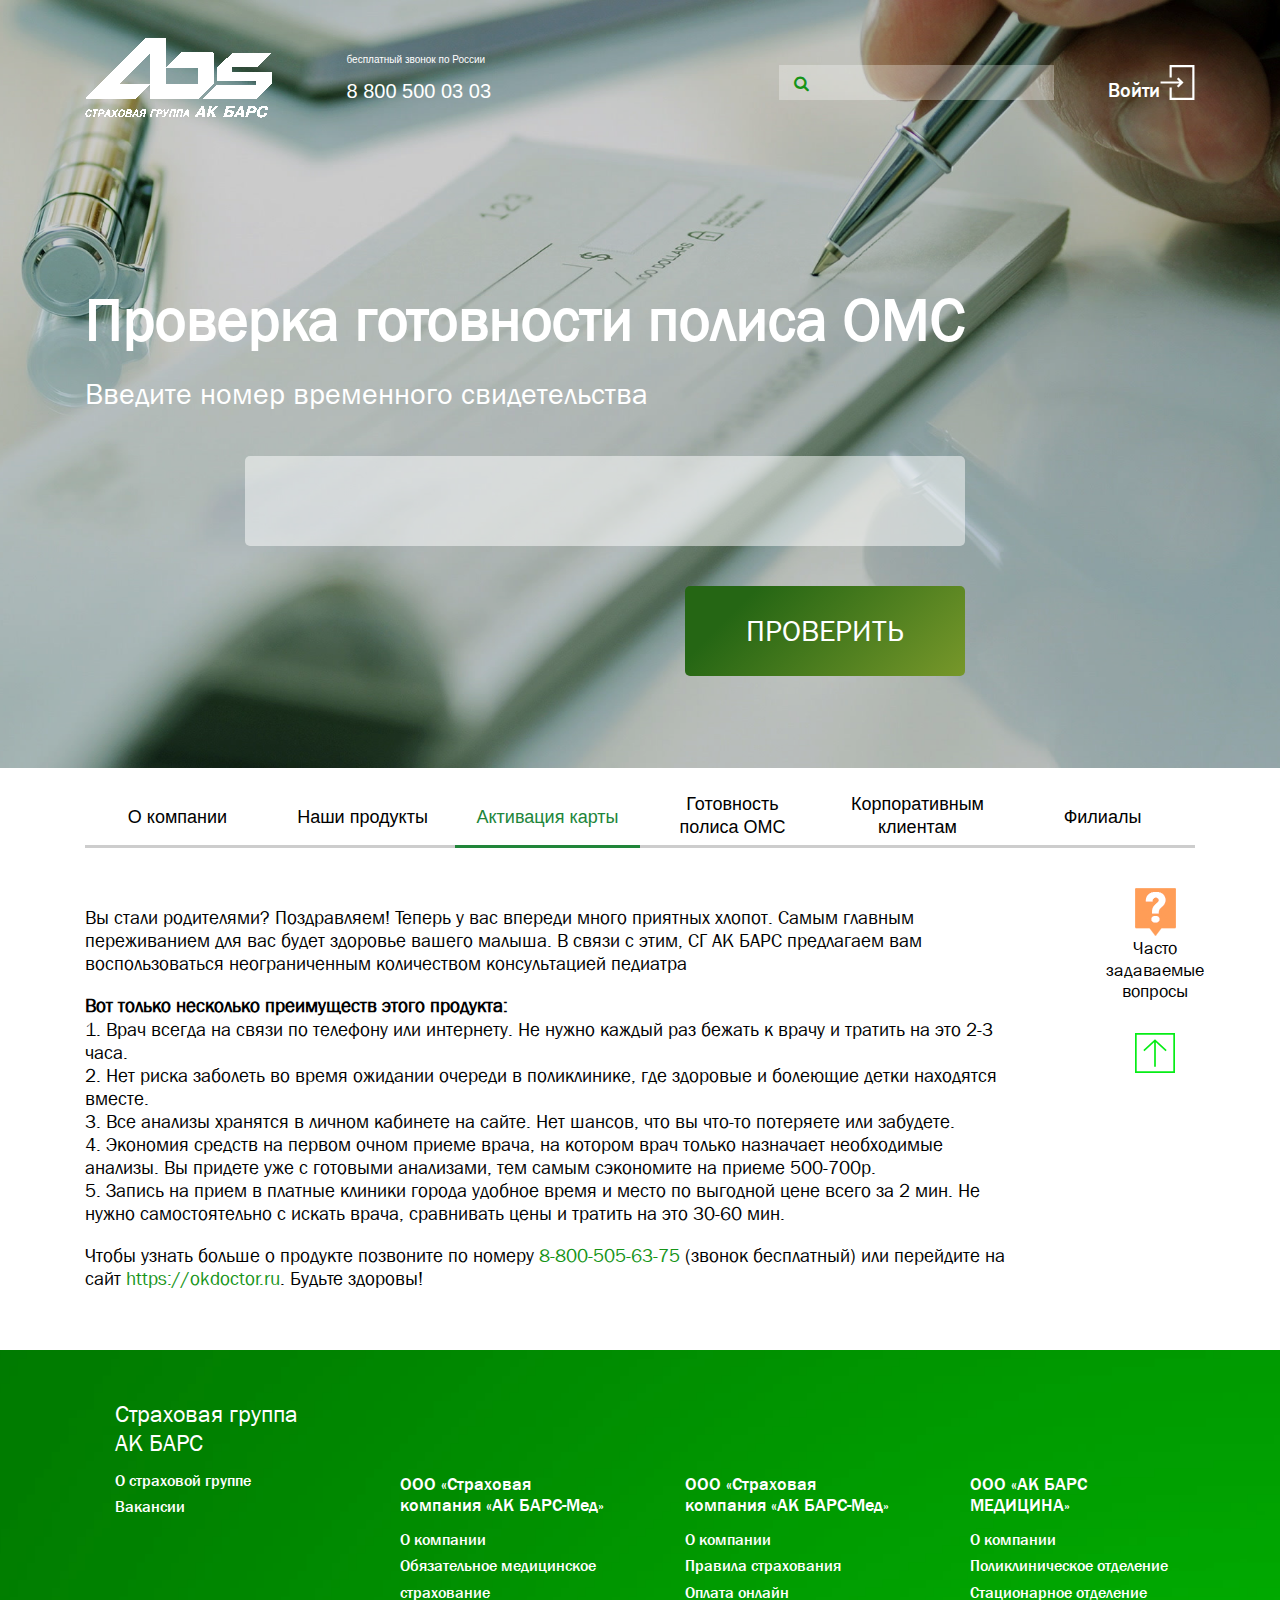
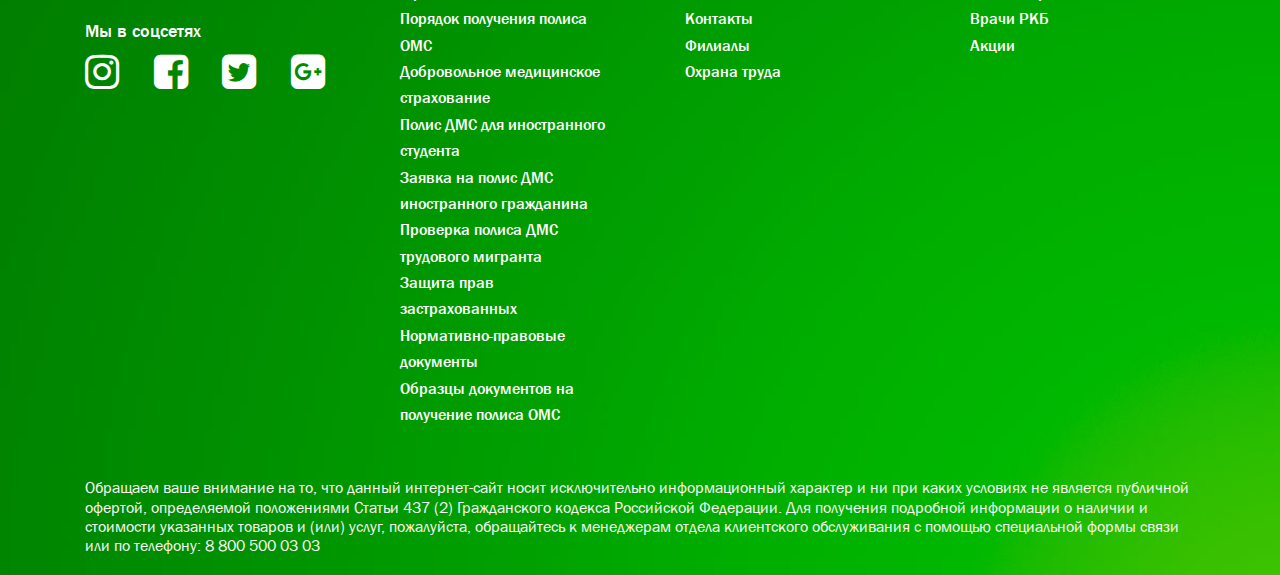
<file: proverka-oms.html>
<!DOCTYPE html>
<html lang="ru">

<head>

	<meta charset="utf-8">

	<title>Title</title>
	<meta name="description" content="">

	<meta http-equiv="X-UA-Compatible" content="IE=edge">
	<meta name="viewport" content="width=device-width, initial-scale=1, maximum-scale=1">

	<meta property="og:image" content="path/to/image.jpg">
	<link rel="shortcut icon" href="img/favicon/favicon.ico" type="image/x-icon">
	<link rel="apple-touch-icon" href="img/favicon/apple-touch-icon.png">
	<link rel="apple-touch-icon" sizes="72x72" href="img/favicon/apple-touch-icon-72x72.png">
	<link rel="apple-touch-icon" sizes="114x114" href="img/favicon/apple-touch-icon-114x114.png">

	<!-- Chrome, Firefox OS and Opera -->
	<meta name="theme-color" content="#000">
	<!-- Windows Phone -->
	<meta name="msapplication-navbutton-color" content="#000">
	<!-- iOS Safari -->
	<meta name="apple-mobile-web-app-status-bar-style" content="#000">

	<style>body { opacity: 0; overflow-x: hidden; } html { background-color: #fff; }</style>

</head>

<body>

	<div class="topline">
		<div class="container">
			<div class="topline_block left">
				<div class="item site_logo">
					<img class="site_logo_image" src="img/logo/abs-main.png" alt="Ак Барс Страхование Логотип">
				</div>
				<div class="item site_phone white">
					<p class="site_phone_text">бесплатный звонок по России</p>
					<a class="site_phone_number" href="tel:88005000303">8 800 500 03 03</a>
				</div>
			</div>

			<div class="topline_block right">
				<div class="item site_search">
					<form class="site_search_form">
						<label class="site_search_label" for="">
							<button type="submit" class="site_search_btn" title="Поиск">
								<i class="fa fa-search search_icon" aria-hidden="true"></i>
							</button>
							<input class="site_search_input" type="text">
						</label>
					</form>
				</div>
				<div class="item site_enter">
					<a class="enter_cabinet" href="">
						<span class="enter_text">Войти</span>
					</a>
				</div>
			</div>
		</div>
	</div>
	
	<header class="header_main header_768 header_image" style="background-image: url(img/headers/proverka-oms.jpg);">
		<div class="black_filter"></div>

			

			<div class="header_content header_content_check_oms">
				<div class="container">
					<div class="row">
						<div class="col-xs-12">
							<h1>
								Проверка готовности полиса ОМС
							</h1>
							<p class="header_content_text">
								Введите номер временного свидетельства
							</p>
						</div>
					</div>
					<div class="row">
						<div class="col-md-10">
							<form class="oms_form">
								<div class="line">
									<input class="input_block" type="text">
								</div>
								<div class="line">
									<button type="submit" class="button button_green">ПРОВЕРИТЬ</button>
								</div>
							</form>
						</div>
					</div>
				</div>
			</div>

	</header>


	<!-- Main Menu Start -->
	<section id="menu-container">
		<div class="main_menu_block" id="main-menu">
			<div class="container">
				<div class="row">
					<div class="col-xs-12">
						<div class="main_menu_scroll_content">
							<div class="main_menu_scroller">
								<ul class="main_menu">
									<li class="main_menu_item"><a href="">О компании</a></li>
									<li class="main_menu_item"><a href="">Наши продукты</a></li>
									<li class="main_menu_item active"><a href="">Активация карты</a></li>
									<li class="main_menu_item"><a href="">Готовность полиса ОМС</a></li>
									<li class="main_menu_item"><a href="">Корпоративным клиентам</a></li>
									<li class="main_menu_item"><a href="">Филиалы</a></li>
								</ul>
							</div>
						</div>
					</div>
				</div>
			</div>
		</div>
	</section>
	<!-- Main Menu End -->

	<div id="content" class="site_content">
		<div class="container">
			
			<div class="row">
				<div class="col-md-10">

					<div class="text_block">
						<p>Вы стали  родителями? Поздравляем! Теперь у вас впереди много приятных хлопот. Самым главным переживанием для вас будет здоровье вашего малыша. В связи с этим, СГ АК БАРС предлагаем вам воспользоваться неограниченным количеством консультацией педиатра </p>

						<p><b>Вот только несколько преимуществ этого продукта:</b><br>
						1. Врач всегда на связи по телефону или интернету. Не нужно каждый раз бежать к врачу и тратить на это 2-3 часа.<br>
						2. Нет риска заболеть во время ожидании очереди в поликлинике, где здоровые и болеющие детки находятся вместе.<br>
						3. Все анализы хранятся в личном кабинете на сайте. Нет шансов, что вы что-то потеряете или забудете.<br>
						4. Экономия средств на первом очном приеме врача, на котором врач только назначает необходимые анализы. Вы придете    уже с готовыми анализами, тем самым сэкономите на приеме 500-700р.<br>
						5. Запись на прием в платные клиники города удобное время и место по выгодной цене всего за 2 мин. Не нужно самостоятельно с искать врача, сравнивать цены и тратить на это 30-60 мин.</p>

						<p>Чтобы узнать больше о продукте позвоните по номеру <a class="green" href="tel:88005056375" target="_blank">8-800-505-63-75</a> (звонок бесплатный) или перейдите на сайт <a class="green" href="https://okdoctor.ru" target="_blank">https://okdoctor.ru</a>. Будьте здоровы!</p>
					</div>


				</div>

				<div class="col-md-2 helper" id="helper">
					<div class="site_help_container" id="help-container">
						<div class="site_help" id="help">
							<!-- faq -->
							<a class="faq_link question" href="">
								<span>Часто задаваемые вопросы</span>
							</a>
							<!-- faq -->
							
							<!-- наверх -->
							<button class="to_top" id="to-top" title="Наверх"></button>
							<!-- наверх -->
						</div>
					</div>
				</div>
			</div>

		</div>
	</div>

	<footer class="footer_green" id="footer">
		<div class="container">
			<div class="row">
				<div class="col-xs-12">
					<div class="footer_title">
						Страховая группа<br>
						АК БАРС
					</div>
				</div>
			</div>
			<div class="row">
				<div class="col-xs-12 col-sm-6 col-md-3">
					<div class="footer_column">
						<ul class="footer_menu">
							<li><a href="">О страховой группе</a></li>
							<li><a href="">Вакансии</a></li>
						</ul>

						<div class="contact_card">
							<script type="text/javascript" src="//vk.com/js/api/openapi.js?150"></script>

							<!-- VK Widget -->
							<div id="vk_groups"></div>
							<script type="text/javascript">
							VK.Widgets.Group("vk_groups", {mode: 1, width: 240,no_cover: 1}, 39125878);
							</script>
						</div>

						
						<div class="footer_social">
							<div class="footer_menu_title">
								Мы в соцсетях
							</div>
							<ul class="social_list">
								<li><a class="social_icon white" href="" target="_blank"><i class="fa fa-instagram" aria-hidden="true"></i></a></li>
								<li><a class="social_icon white" href="" target="_blank"><i class="fa fa-facebook-square" aria-hidden="true"></i></a></li>
								<li><a class="social_icon white" href="" target="_blank"><i class="fa fa-twitter-square" aria-hidden="true"></i></a></li>
								<li><a class="social_icon white" href="" target="_blank"><i class="fa fa-google-plus-square" aria-hidden="true"></i></a></li>
							</ul>
						</div>
					</div>
				</div>

				<div class="col-xs-12 col-sm-6 col-md-3">
					<div class="footer_column">
						<div class="footer_menu_title">
							ООО «Страховая компания «АК БАРС-Мед»
						</div>
						<ul class="footer_menu">
							<li><a href="">О компании</a></li>
							<li><a href="">Обязательное медицинское страхование</a></li>
							<li><a href="">Порядок получения полиса ОМС</a></li>
							<li><a href="">Добровольное медицинское страхование</a></li>
							<li><a href="">Полис ДМС для иностранного студента</a></li>
							<li><a href="">Заявка на полис ДМС иностранного гражданина</a></li>
							<li><a href="">Проверка полиса ДМС трудового мигранта</a></li>
							<li><a href="">Защита прав застрахованных</a></li>
							<li><a href="">Нормативно-правовые документы</a></li>
							<li><a href="">Образцы документов на получение полиса ОМС</a></li>
						</ul>
					</div>
				</div>

				<div class="col-xs-12 col-sm-6 col-md-3">
					<div class="footer_column">
						<div class="footer_menu_title">
							ООО «Страховая компания «АК БАРС-Мед»
						</div>
						<ul class="footer_menu">
							<li><a href="">О компании</a></li>
							<li><a href="">Правила страхования</a></li>
							<li><a href="">Оплата онлайн</a></li>
							<li><a href="">Контакты</a></li>
							<li><a href="">Филиалы</a></li>
							<li><a href="">Охрана труда</a></li>
						</ul>
					</div>
				</div>

				<div class="col-xs-12 col-sm-6 col-md-3">
					<div class="footer_column">
						<div class="footer_menu_title">
							ООО «АК БАРС МЕДИЦИНА»
						</div>
						<ul class="footer_menu">
							<li><a href="">О компании</a></li>
							<li><a href="">Поликлиническое отделение</a></li>
							<li><a href="">Стационарное отделение</a></li>
							<li><a href="">Врачи РКБ</a></li>
							<li><a href="">Акции</a></li>
						</ul>
					</div>
				</div>
			</div>

			<div class="row">
				<div class="col-xs-12">
					<p class="footer_copyright">
						Обращаем ваше внимание на то, что данный интернет-сайт носит исключительно информационный характер и ни при каких условиях не является публичной офертой, определяемой положениями Статьи 437 (2) Гражданского кодекса Российской Федерации. Для получения подробной информации о наличии и стоимости указанных товаров и (или) услуг, пожалуйста, обращайтесь к менеджерам отдела клиентского обслуживания с помощью специальной формы связи или по телефону: 8 800 500 03 03 
					</p>
				</div>
			</div>
		</div>
	</footer>
	
	<link rel="stylesheet" href="css/main.min.css">
	<script src="js/scripts.min.js"></script>

</body>
</html>
</file>
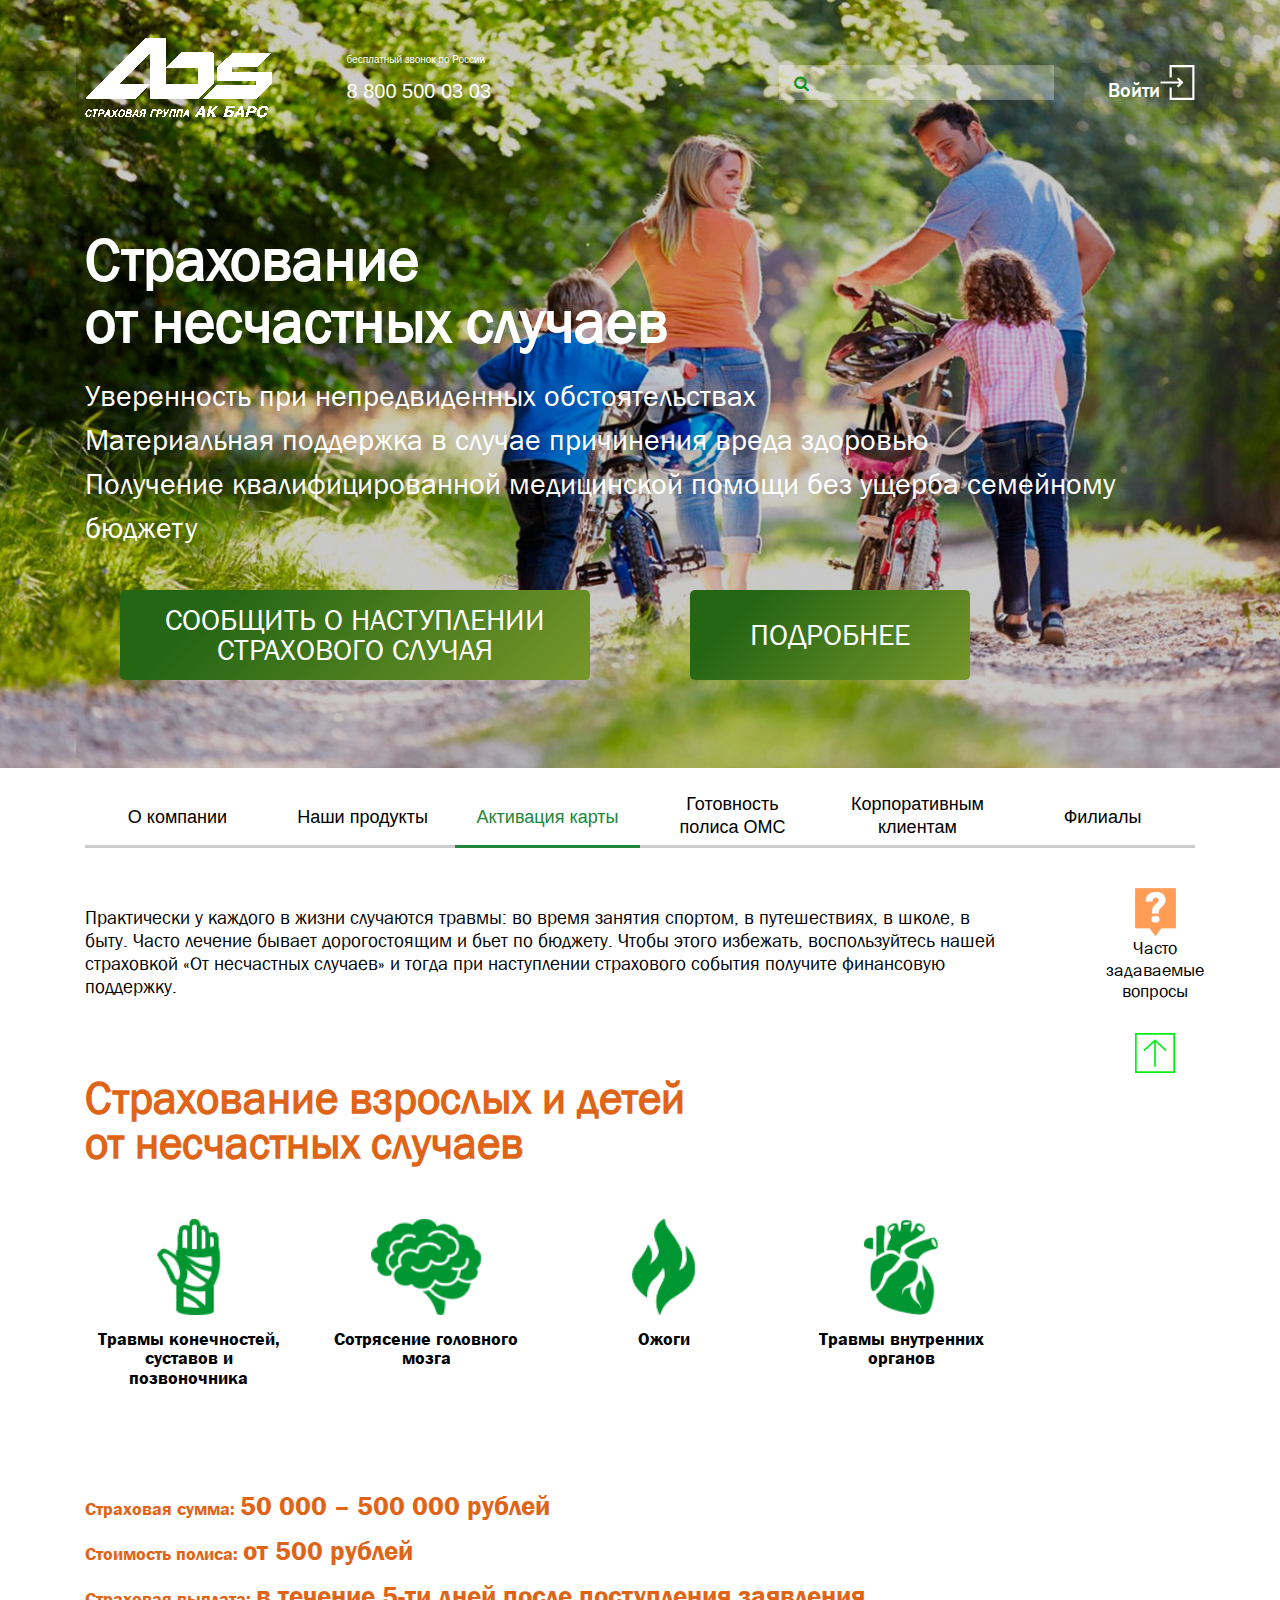
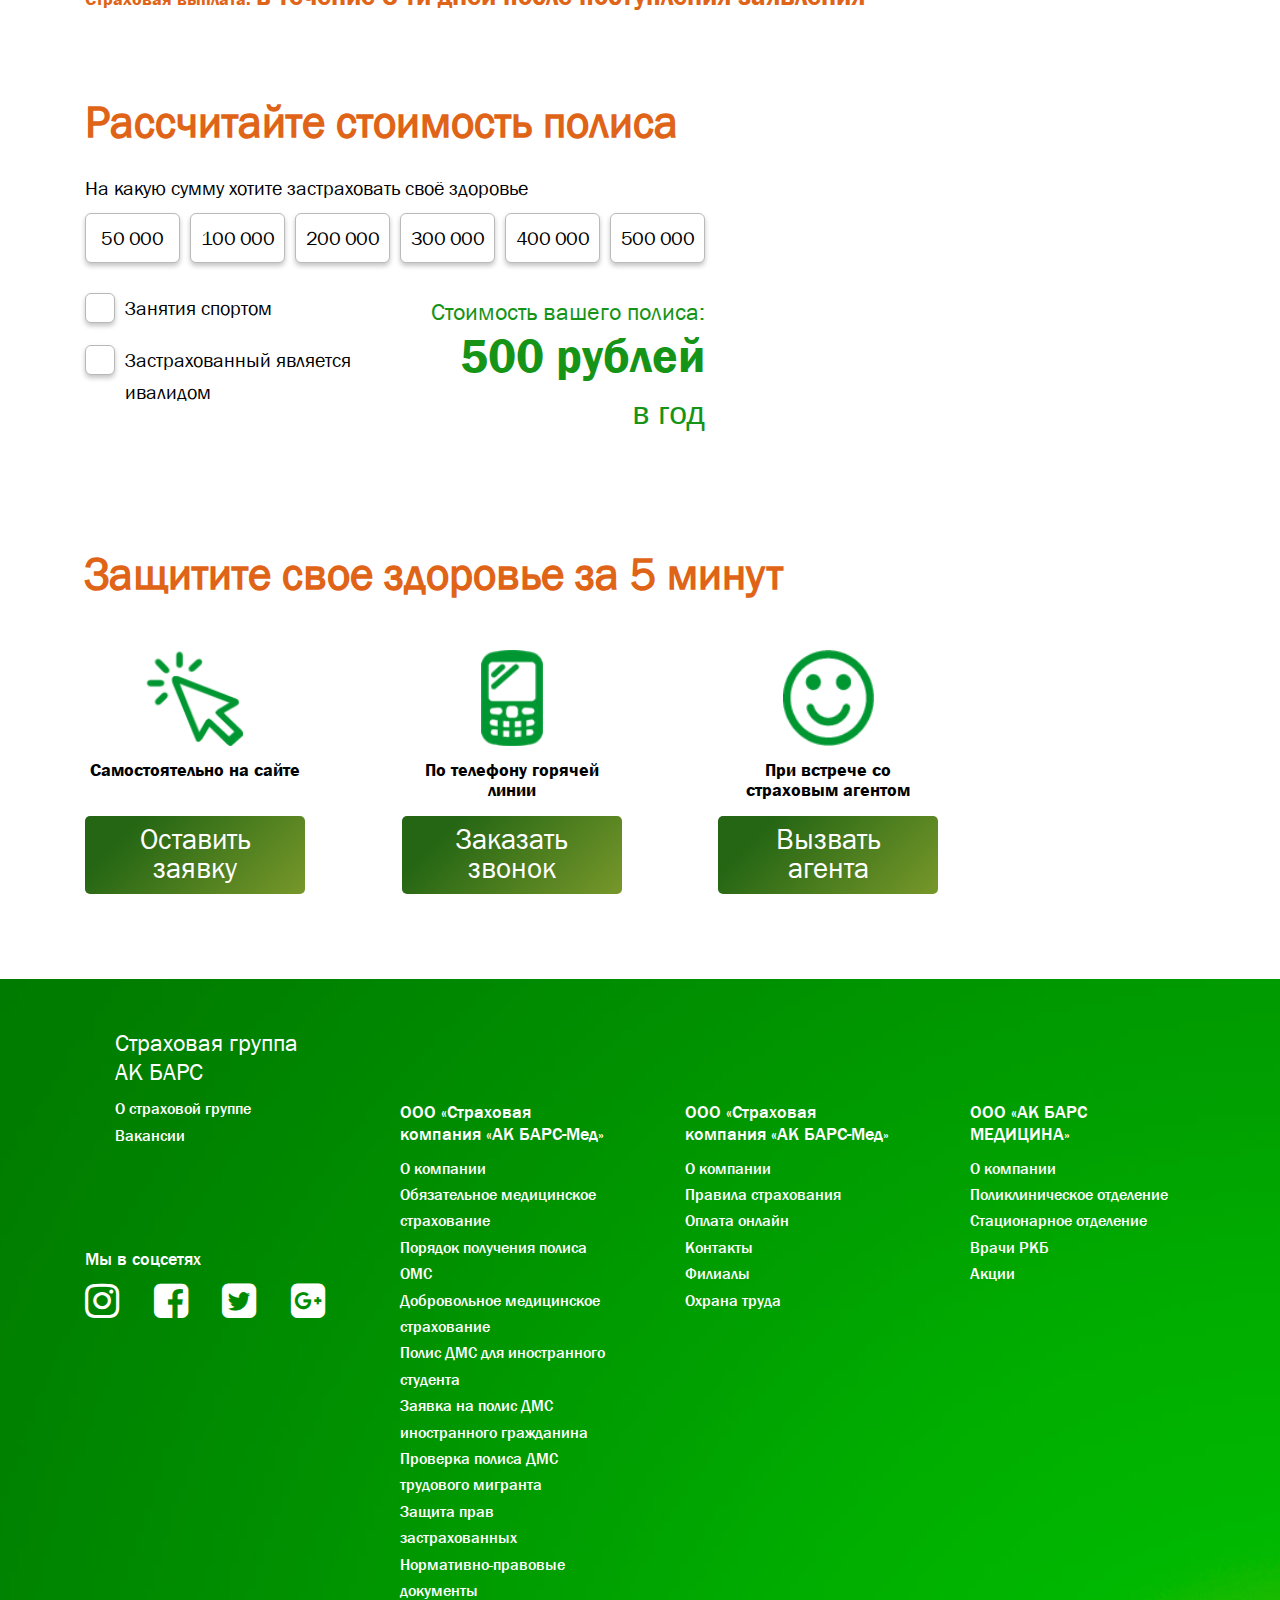
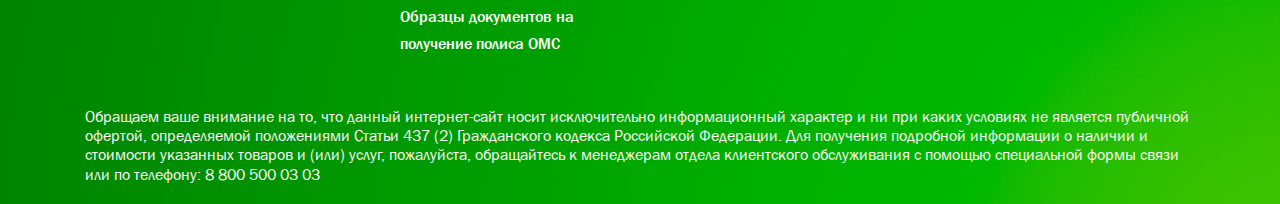
<file: sluchay.html>
<!DOCTYPE html>
<html lang="ru">

<head>

	<meta charset="utf-8">

	<title>Title</title>
	<meta name="description" content="">

	<meta http-equiv="X-UA-Compatible" content="IE=edge">
	<meta name="viewport" content="width=device-width, initial-scale=1, maximum-scale=1">

	<meta property="og:image" content="path/to/image.jpg">
	<link rel="shortcut icon" href="img/favicon/favicon.ico" type="image/x-icon">
	<link rel="apple-touch-icon" href="img/favicon/apple-touch-icon.png">
	<link rel="apple-touch-icon" sizes="72x72" href="img/favicon/apple-touch-icon-72x72.png">
	<link rel="apple-touch-icon" sizes="114x114" href="img/favicon/apple-touch-icon-114x114.png">

	<!-- Chrome, Firefox OS and Opera -->
	<meta name="theme-color" content="#000">
	<!-- Windows Phone -->
	<meta name="msapplication-navbutton-color" content="#000">
	<!-- iOS Safari -->
	<meta name="apple-mobile-web-app-status-bar-style" content="#000">

	<style>body { opacity: 0; overflow-x: hidden; } html { background-color: #fff; }</style>

</head>

<body>

	<div class="topline">
		<div class="container">
			<div class="topline_block left">
				<div class="item site_logo">
					<img class="site_logo_image" src="img/logo/abs-main.png" alt="Ак Барс Страхование Логотип">
				</div>
				<div class="item site_phone white">
					<p class="site_phone_text">бесплатный звонок по России</p>
					<a class="site_phone_number" href="tel:88005000303">8 800 500 03 03</a>
				</div>
			</div>

			<div class="topline_block right">
				<div class="item site_search">
					<form class="site_search_form">
						<label class="site_search_label" for="">
							<button type="submit" class="site_search_btn" title="Поиск">
								<i class="fa fa-search search_icon" aria-hidden="true"></i>
							</button>
							<input class="site_search_input" type="text">
						</label>
					</form>
				</div>
				<div class="item site_enter">
					<a class="enter_cabinet" href="">
						<span class="enter_text">Войти</span>
					</a>
				</div>
			</div>
		</div>
	</div>
	
	<header class="header_main header_768 header_image" style="background-image: url(img/headers/sluchay.jpg);">
		<div class="black_filter"></div>

			

			<div class="header_content header_content_dom">
				<div class="container">
					<div class="row">
						<div class="col-xs-12">
							<h1>
								Страхование<br>
								от несчастных случаев
							</h1>
							<p class="header_content_text">
								Уверенность при непредвиденных обстоятельствах<br>
								Материальная поддержка в случае причинения вреда здоровью<br>
								Получение квалифицированной медицинской помощи без ущерба семейному бюджету
							</p>
						</div>
					</div>

					<div class="header_content_btn">
						<div class="row">
							<div class="col-sm-6 col-md-6">
								<a class="button button_green button_wide" href="">СООБЩИТЬ О НАСТУПЛЕНИИ СТРАХОВОГО СЛУЧАЯ</a>
							</div>
							<div class="col-sm-6 col-md-4">
								<a class="button button_green popup_init" href="#popup1">ПОДРОБНЕЕ</a>
							</div>
						</div>
					</div>
				</div>
			</div>

	</header>


	<!-- Main Menu Start -->
	<section id="menu-container">
		<div class="main_menu_block" id="main-menu">
			<div class="container">
				<div class="row">
					<div class="col-xs-12">
						<div class="main_menu_scroll_content">
							<div class="main_menu_scroller">
								<ul class="main_menu">
									<li class="main_menu_item"><a href="">О компании</a></li>
									<li class="main_menu_item"><a href="">Наши продукты</a></li>
									<li class="main_menu_item active"><a href="">Активация карты</a></li>
									<li class="main_menu_item"><a href="">Готовность полиса ОМС</a></li>
									<li class="main_menu_item"><a href="">Корпоративным клиентам</a></li>
									<li class="main_menu_item"><a href="">Филиалы</a></li>
								</ul>
							</div>
						</div>
					</div>
				</div>
			</div>
		</div>
	</section>
	<!-- Main Menu End -->
	

	<div id="content" class="site_content">
		<div class="container">

			
			
			<div class="row">
				<div class="col-md-10">

					<p class="text_block">
						Практически у каждого в жизни случаются травмы: во время занятия спортом, в путешествиях, в школе, в быту. Часто лечение бывает дорогостоящим и бьет по бюджету. Чтобы этого избежать, воспользуйтесь нашей страховкой «От несчастных случаев» и тогда при наступлении страхового события получите финансовую поддержку.
					</p>

					<!-- Advantages -->
					<div class="advantages padding_0">
						<div class="row">
							<div class="col-xs-12">
								<h2 class="advantages_title orange">Страхование взрослых и детей<br>от несчастных случаев </h2>
							</div>
						</div>
						<div class="row">

							<div class="col-xs-6 col-sm-3">
								<div class="advantage">
									<img class="advantage_icon icon_big" src="img/icons/hand.png" alt="">
									<div class="advantage_text">
										Травмы конечностей, суставов и позвоночника 
									</div>
								</div>
							</div>

							<div class="col-xs-6 col-sm-3">
								<div class="advantage">
									<img class="advantage_icon icon_big" src="img/icons/brain.png" alt="">
									<div class="advantage_text">
										Сотрясение головного мозга
									</div>
								</div>
							</div>

							<div class="col-xs-6 col-sm-3">
								<div class="advantage">
									<img class="advantage_icon icon_big" src="img/icons/fire.png" alt="">
									<div class="advantage_text">
										Ожоги 
									</div>
								</div>
							</div>

							<div class="col-xs-6 col-sm-3">
								<div class="advantage">
									<img class="advantage_icon icon_big" src="img/icons/hearth.png" alt="">
									<div class="advantage_text">
										Травмы внутренних органов
									</div>
								</div>
							</div>
							
						</div>

						<ul class="conditions">
							<li>
								<span>Страховая сумма: </span>
								<span class="big">50 000 – 500 000 рублей</span>
							</li>
							<li>
								<span>Стоимость полиса: </span>
								<span class="big">от 500 рублей</span>
							</li>
							<li>
								<span>Страховая выплата: </span>
								<span class="big">в течение 5-ти дней после поступления заявления</span>
							</li>
						</ul>
					</div>
					<!-- Advantages -->

					<!-- form -->
					<div class="students_form_block sluchay">
						<div class="row title_block">
							<div class="col-xs-12">
								<h2>Рассчитайте стоимость полиса</h2>
							</div>
						</div>
							
						<div class="progress_form_block">
							<!-- Форма записи. 1 Этап -->
							<form class="progress_form active dom">

								<div class="group">
									<label class="label_block fullheight">
										<div class="label_content">
											<div class="label_text fullwidth">
												<span>На какую сумму хотите застраховать своё здоровье</span>
											</div>
											<div class="input_block fullwidth radio_btn_block type_6">
												<input class="hidden" type="radio" name="summa" value="50000" id="summa1">
												<label class="radio_btn medium" for="summa1">50 000</label>

												<input class="hidden" type="radio" name="summa" value="100000" id="summa2">
												<label class="radio_btn medium" for="summa2">100 000</label>

												<input class="hidden" type="radio" name="summa" value="200000" id="summa3">
												<label class="radio_btn medium" for="summa3">200 000</label>

												<input class="hidden" type="radio" name="summa" value="300000" id="summa4">
												<label class="radio_btn medium" for="summa4">300 000</label>

												<input class="hidden" type="radio" name="summa" value="400000" id="summa5">
												<label class="radio_btn medium" for="summa5">400 000</label>

												<input class="hidden" type="radio" name="summa" value="500000" id="summa6">
												<label class="radio_btn medium" for="summa6">500 000</label>
											</div>
										</div>
									</label>
								</div>
								
								<div class="group">
									<div class="row">
										<div class="col-md-6">
											<div class="label_block fullheight">
												<input class="hidden" type="checkbox" id="sport">
												<label class="square_checkbox" for="sport">Занятия спортом</label>
												<input class="hidden" type="checkbox" id="invalid">
												<label class="square_checkbox" for="invalid">Застрахованный является ивалидом</label>
											</div>
										</div>
										<div class="col-md-6">
											<div class="form_result align_right green type_2">
												<div class="right">
													<div class="title">
														Стоимость вашего полиса:
													</div>
													<div class="total">
														<span class="big">500 рублей</span><br>
														в год
													</div>
												</div>
											</div>
										</div>
									</div>
								</div>
							</form>
							<!-- Форма записи конец-->
						</div>

					</div>
					<!-- form -->

					<!-- Advantages -->
					<div class="advantages">
						<div class="row">
							<div class="col-xs-12">
								<h2 class="advantages_title orange">Защитите свое здоровье за 5 минут</h2>
							</div>
						</div>
						<div class="row">

							<div class="col-xs-6 col-sm-4">
								<div class="advantage with_button">
									<img class="advantage_icon icon_big" src="img/icons/click.png" alt="">
									<div class="advantage_text">
										Самостоятельно на сайте
									</div>
									<a class="button button_green" href="">Оставить заявку</a>
								</div>
							</div>

							<div class="col-xs-6 col-sm-4">
								<div class="advantage with_button">
									<img class="advantage_icon icon_big" src="img/icons/mobilephone.png" alt="">
									<div class="advantage_text">
										По телефону горячей линии
									</div>
									<a class="button button_green" href="">Заказать звонок</a>
								</div>
							</div>

							<div class="col-xs-6 col-sm-4">
								<div class="advantage with_button">
									<img class="advantage_icon icon_big" src="img/icons/smile.png" alt="">
									<div class="advantage_text">
										При встрече со страховым агентом
									</div>
									<a class="button button_green" href="">Вызвать агента</a>
								</div>
							</div>
							
						</div>
					</div>
					<!-- Advantages -->


				</div>

				<div class="col-md-2 helper" id="helper">
					<div class="site_help_container" id="help-container">
						<div class="site_help" id="help">
							<!-- faq -->
							<a class="faq_link question" href="">
								<span>Часто задаваемые вопросы</span>
							</a>
							<!-- faq -->
							
							<!-- наверх -->
							<button class="to_top" id="to-top" title="Наверх"></button>
							<!-- наверх -->
						</div>
					</div>
				</div>
			</div>

		</div>
	</div>

	<footer class="footer_green" id="footer">
		<div class="container">
			<div class="row">
				<div class="col-xs-12">
					<div class="footer_title">
						Страховая группа<br>
						АК БАРС
					</div>
				</div>
			</div>
			<div class="row">
				<div class="col-xs-12 col-sm-6 col-md-3">
					<div class="footer_column">
						<ul class="footer_menu">
							<li><a href="">О страховой группе</a></li>
							<li><a href="">Вакансии</a></li>
						</ul>

						<div class="contact_card">
							<script type="text/javascript" src="//vk.com/js/api/openapi.js?150"></script>

							<!-- VK Widget -->
							<div id="vk_groups"></div>
							<script type="text/javascript">
							VK.Widgets.Group("vk_groups", {mode: 1, width: 240,no_cover: 1}, 39125878);
							</script>
						</div>

						
						<div class="footer_social">
							<div class="footer_menu_title">
								Мы в соцсетях
							</div>
							<ul class="social_list">
								<li><a class="social_icon white" href="" target="_blank"><i class="fa fa-instagram" aria-hidden="true"></i></a></li>
								<li><a class="social_icon white" href="" target="_blank"><i class="fa fa-facebook-square" aria-hidden="true"></i></a></li>
								<li><a class="social_icon white" href="" target="_blank"><i class="fa fa-twitter-square" aria-hidden="true"></i></a></li>
								<li><a class="social_icon white" href="" target="_blank"><i class="fa fa-google-plus-square" aria-hidden="true"></i></a></li>
							</ul>
						</div>
					</div>
				</div>

				<div class="col-xs-12 col-sm-6 col-md-3">
					<div class="footer_column">
						<div class="footer_menu_title">
							ООО «Страховая компания «АК БАРС-Мед»
						</div>
						<ul class="footer_menu">
							<li><a href="">О компании</a></li>
							<li><a href="">Обязательное медицинское страхование</a></li>
							<li><a href="">Порядок получения полиса ОМС</a></li>
							<li><a href="">Добровольное медицинское страхование</a></li>
							<li><a href="">Полис ДМС для иностранного студента</a></li>
							<li><a href="">Заявка на полис ДМС иностранного гражданина</a></li>
							<li><a href="">Проверка полиса ДМС трудового мигранта</a></li>
							<li><a href="">Защита прав застрахованных</a></li>
							<li><a href="">Нормативно-правовые документы</a></li>
							<li><a href="">Образцы документов на получение полиса ОМС</a></li>
						</ul>
					</div>
				</div>

				<div class="col-xs-12 col-sm-6 col-md-3">
					<div class="footer_column">
						<div class="footer_menu_title">
							ООО «Страховая компания «АК БАРС-Мед»
						</div>
						<ul class="footer_menu">
							<li><a href="">О компании</a></li>
							<li><a href="">Правила страхования</a></li>
							<li><a href="">Оплата онлайн</a></li>
							<li><a href="">Контакты</a></li>
							<li><a href="">Филиалы</a></li>
							<li><a href="">Охрана труда</a></li>
						</ul>
					</div>
				</div>

				<div class="col-xs-12 col-sm-6 col-md-3">
					<div class="footer_column">
						<div class="footer_menu_title">
							ООО «АК БАРС МЕДИЦИНА»
						</div>
						<ul class="footer_menu">
							<li><a href="">О компании</a></li>
							<li><a href="">Поликлиническое отделение</a></li>
							<li><a href="">Стационарное отделение</a></li>
							<li><a href="">Врачи РКБ</a></li>
							<li><a href="">Акции</a></li>
						</ul>
					</div>
				</div>
			</div>

			<div class="row">
				<div class="col-xs-12">
					<p class="footer_copyright">
						Обращаем ваше внимание на то, что данный интернет-сайт носит исключительно информационный характер и ни при каких условиях не является публичной офертой, определяемой положениями Статьи 437 (2) Гражданского кодекса Российской Федерации. Для получения подробной информации о наличии и стоимости указанных товаров и (или) услуг, пожалуйста, обращайтесь к менеджерам отдела клиентского обслуживания с помощью специальной формы связи или по телефону: 8 800 500 03 03 
					</p>
				</div>
			</div>
		</div>
	</footer>

	<!-- hidden popups -->
	<div class="hidden">

		<div class="popup popup_big white_bg" id="popup1">
			<div class="text_block">
				Для оформления полиса на страховую сумму свыше 300 000 рублей оставьте свои данные, и мы свяжемся с вами в течение часа.
			</div>

			<form class="progress_form type_2 active">
				<div class="group huge">
					<label class="label_block">
						<i class="fa fa-user label_icon" aria-hidden="true"></i>
						<div class="label_content">
							<div class="label_text">
								<span>Имя</span>
							</div>
							<div class="input_block">
								<input class="white_input" type="text">
							</div>
						</div>
					</label>
					<label class="label_block">
						<i class="fa fa-mobile label_icon" aria-hidden="true"></i>
						<div class="label_content">
							<div class="label_text">
								<span>Номер телефона</span>
							</div>
							<div class="input_block">
								<input class="white_input" type="text">
							</div>
						</div>
					</label>
					<label class="label_block">
						<i class="fa fa-map-marker label_icon" aria-hidden="true"></i>
						<div class="label_content">
							<div class="label_text">
								<span>Населенный пункт</span>
							</div>
							<div class="input_block select">
								<select class="white_input" type="text">
									<option value="">Казань</option>
									<option value="">Москва</option>
								</select>
							</div>
						</div>
					</label>
				</div>

				<div class="button_block">
					<button class="button button_green">ОФОРМИТЬ</button>
				</div>
			</form>
		</div>

	</div>
	<!-- hidden popups -->
	
	
	<link rel="stylesheet" href="css/main.min.css">
	<script src="js/scripts.min.js"></script>

</body>
</html>
</file>
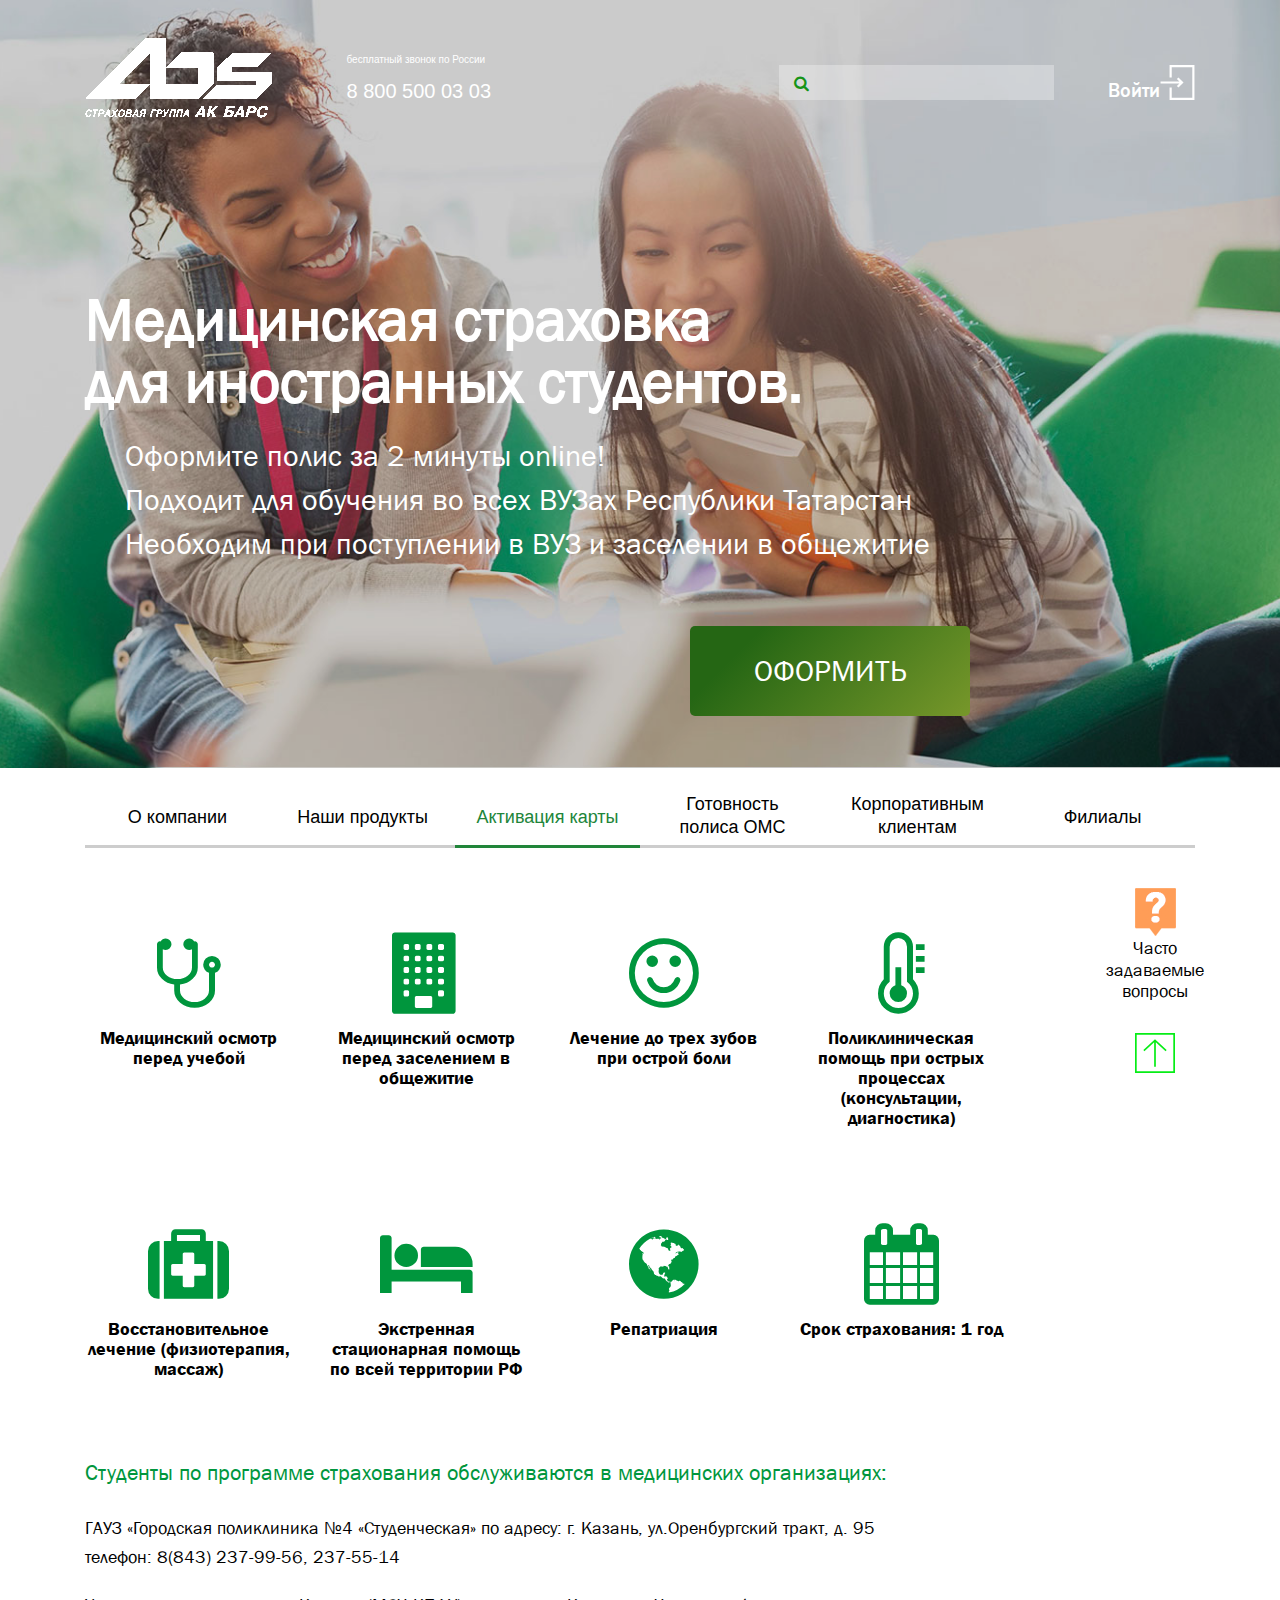
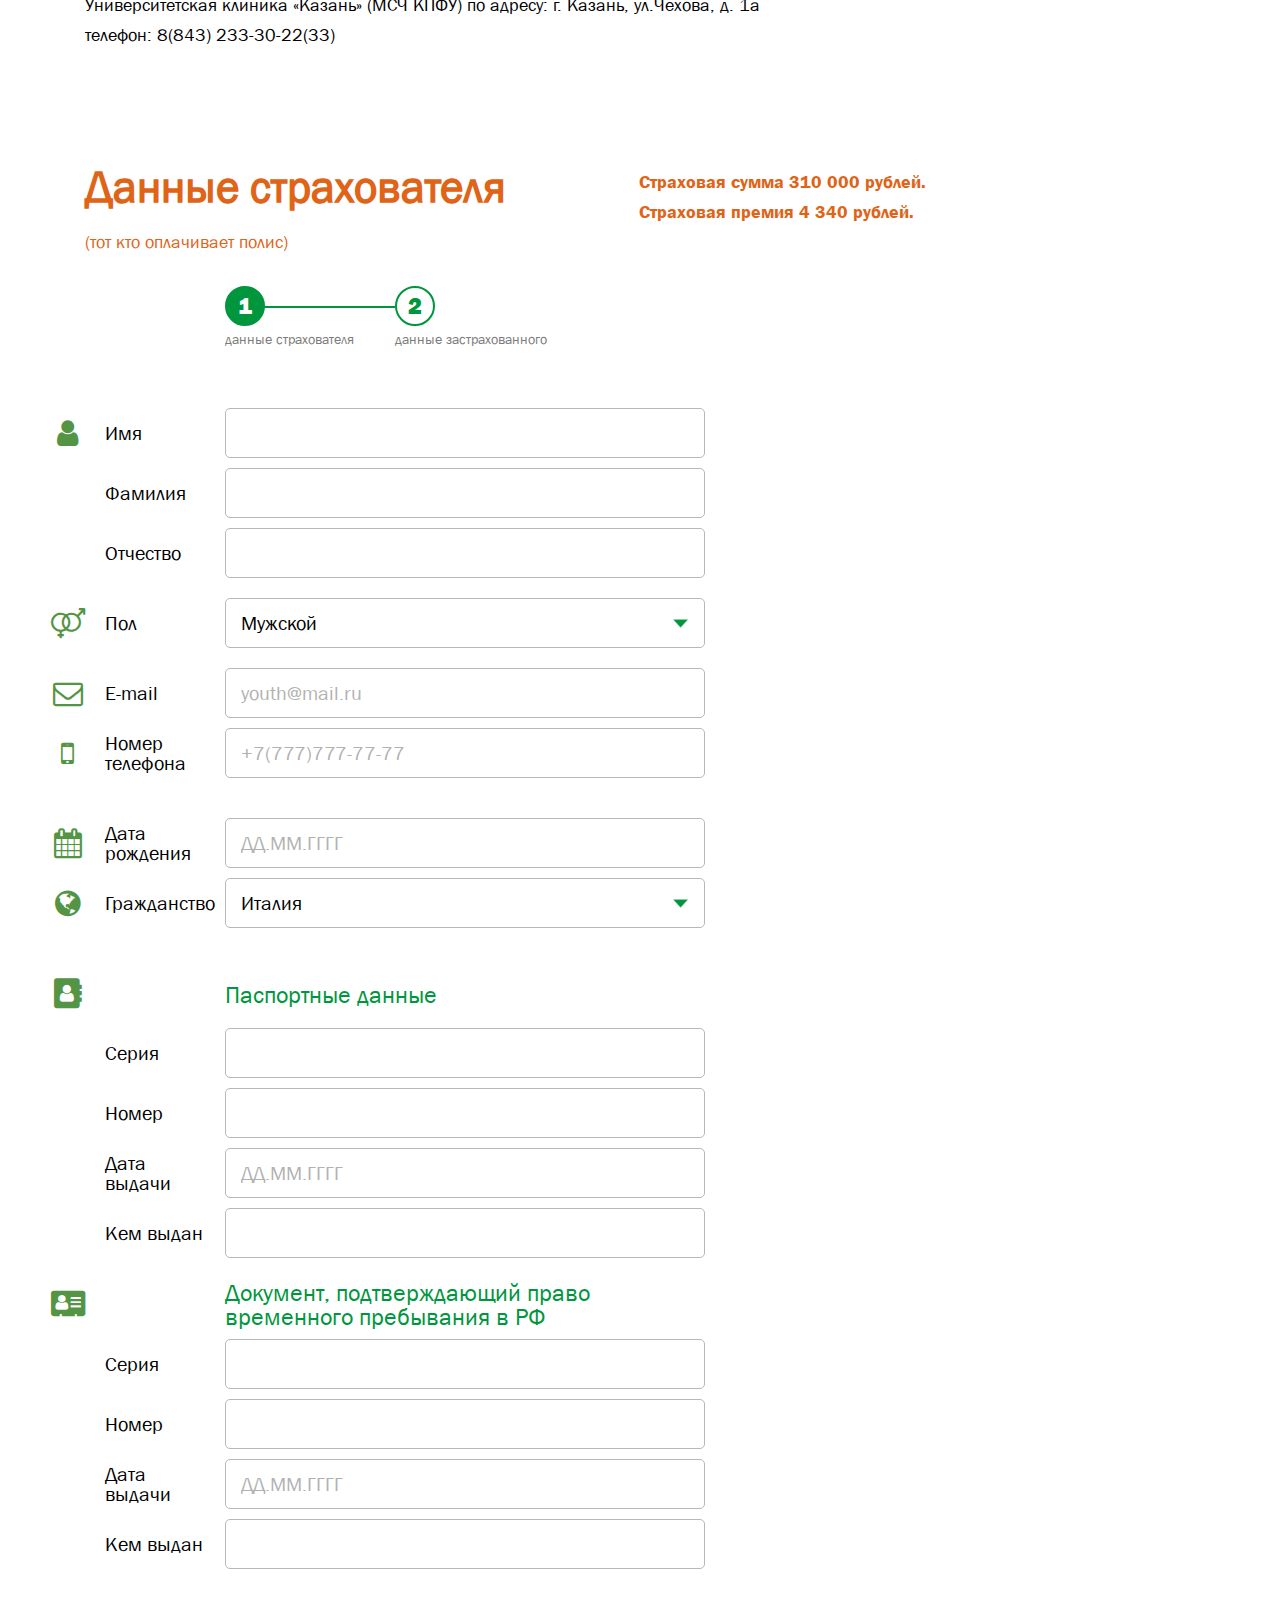
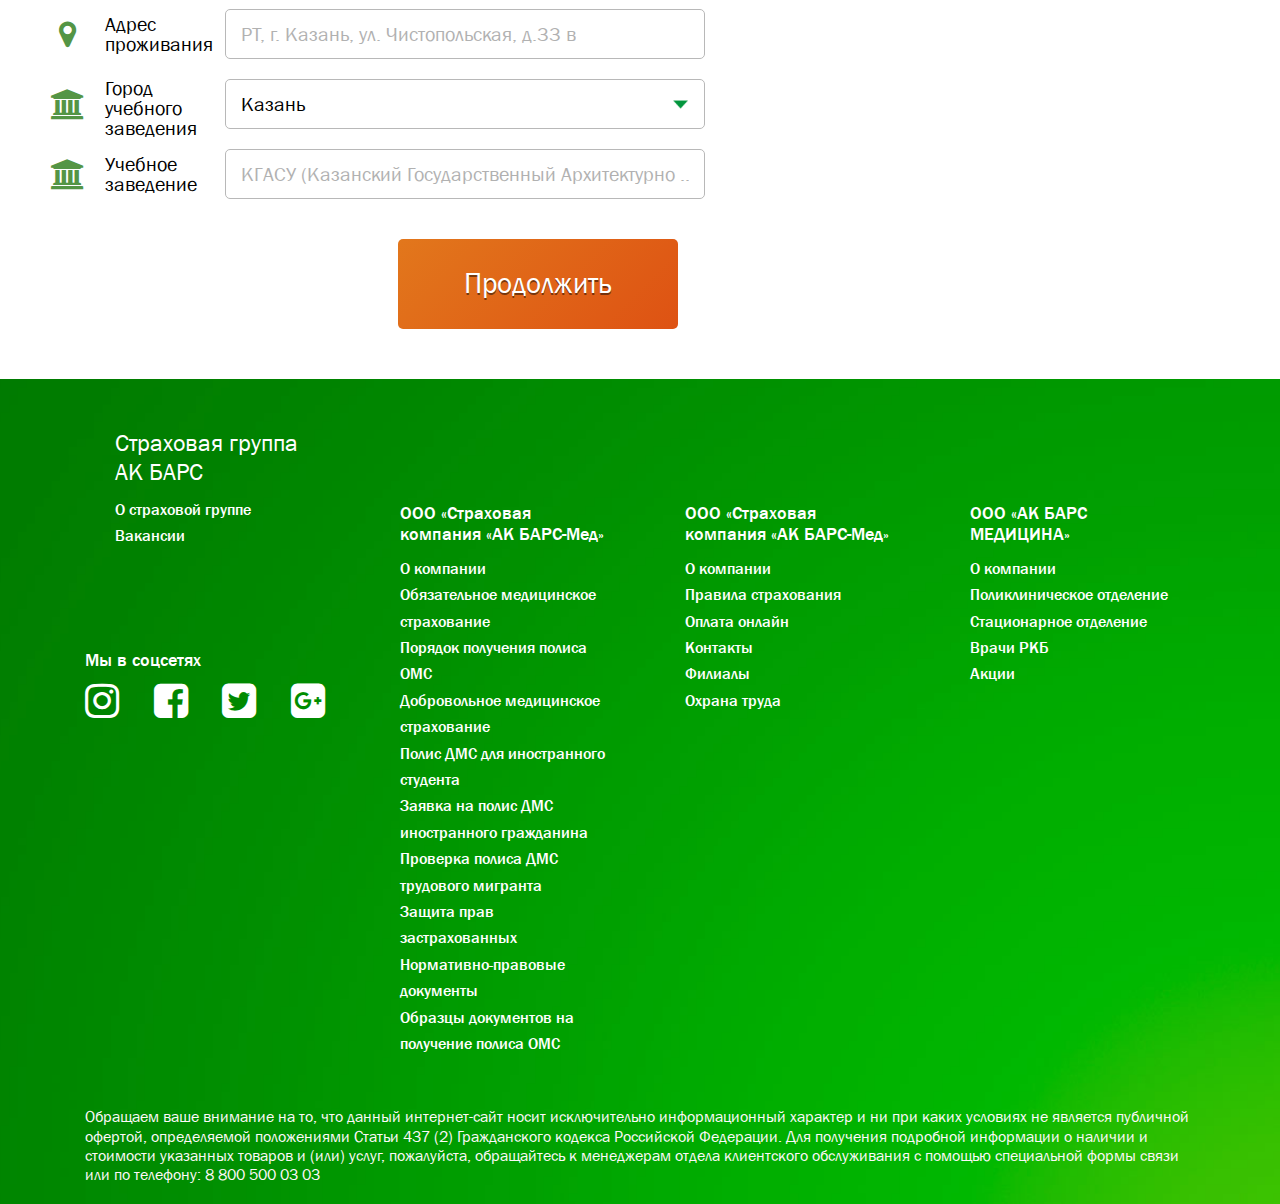
<file: students.html>
<!DOCTYPE html>
<html lang="ru">

<head>

	<meta charset="utf-8">

	<title>Title</title>
	<meta name="description" content="">

	<meta http-equiv="X-UA-Compatible" content="IE=edge">
	<meta name="viewport" content="width=device-width, initial-scale=1, maximum-scale=1">

	<meta property="og:image" content="path/to/image.jpg">
	<link rel="shortcut icon" href="img/favicon/favicon.ico" type="image/x-icon">
	<link rel="apple-touch-icon" href="img/favicon/apple-touch-icon.png">
	<link rel="apple-touch-icon" sizes="72x72" href="img/favicon/apple-touch-icon-72x72.png">
	<link rel="apple-touch-icon" sizes="114x114" href="img/favicon/apple-touch-icon-114x114.png">

	<!-- Chrome, Firefox OS and Opera -->
	<meta name="theme-color" content="#000">
	<!-- Windows Phone -->
	<meta name="msapplication-navbutton-color" content="#000">
	<!-- iOS Safari -->
	<meta name="apple-mobile-web-app-status-bar-style" content="#000">

	<style>body { opacity: 0; overflow-x: hidden; } html { background-color: #fff; }</style>

</head>

<body>

	<div class="topline">
		<div class="container">
			<div class="topline_block left">
				<div class="item site_logo">
					<img class="site_logo_image" src="img/logo/abs-main.png" alt="Ак Барс Страхование Логотип">
				</div>
				<div class="item site_phone white">
					<p class="site_phone_text">бесплатный звонок по России</p>
					<a class="site_phone_number" href="tel:88005000303">8 800 500 03 03</a>
				</div>
			</div>

			<div class="topline_block right">
				<div class="item site_search">
					<form class="site_search_form">
						<label class="site_search_label" for="">
							<button type="submit" class="site_search_btn" title="Поиск">
								<i class="fa fa-search search_icon" aria-hidden="true"></i>
							</button>
							<input class="site_search_input" type="text">
						</label>
					</form>
				</div>
				<div class="item site_enter">
					<a class="enter_cabinet" href="">
						<span class="enter_text">Войти</span>
					</a>
				</div>
			</div>
		</div>
	</div>
	
	<header class="header_main header_768 header_image" style="background-image: url(img/headers/ino-students.jpg);">
		<div class="black_filter"></div>

			

			<div class="header_content header_content_students">
				<div class="container">
					<div class="row">
						<div class="col-xs-12">
							<h1>
								Медицинская страховка<br>
								для иностранных студентов.
							</h1>
							<p class="header_content_text left_padding">
								Оформите полис за 2 минуты online!<br>
								Подходит для обучения во всех ВУЗах Республики Татарстан<br>
								Необходим при поступлении в ВУЗ и заселении в общежитие
							</p>
						</div>
					</div>
					<div class="row">
						<div class="col-md-4 col-md-offset-6">
							 <div class="header_content_btn">
								<a class="button button_green" href="">ОФОРМИТЬ</a>
							</div>
						</div>
					</div>
				</div>
			</div>

	</header>


	<!-- Main Menu Start -->
	<section id="menu-container">
		<div class="main_menu_block" id="main-menu">
			<div class="container">
				<div class="row">
					<div class="col-xs-12">
						<div class="main_menu_scroll_content">
							<div class="main_menu_scroller">
								<ul class="main_menu">
									<li class="main_menu_item"><a href="">О компании</a></li>
									<li class="main_menu_item"><a href="">Наши продукты</a></li>
									<li class="main_menu_item active"><a href="">Активация карты</a></li>
									<li class="main_menu_item"><a href="">Готовность полиса ОМС</a></li>
									<li class="main_menu_item"><a href="">Корпоративным клиентам</a></li>
									<li class="main_menu_item"><a href="">Филиалы</a></li>
								</ul>
							</div>
						</div>
					</div>
				</div>
			</div>
		</div>
	</section>
	<!-- Main Menu End -->

	<div id="content" class="site_content">
		<div class="container">
			
			<div class="row">
				<div class="col-md-10">

					<!-- Advantages -->
					<div class="advantages">
						<div class="row">

							<div class="col-xs-4 col-md-3">
								<div class="advantage">
									<i class="fa fa-stethoscope advantage_icon" aria-hidden="true"></i>
									<div class="advantage_text">
										Медицинский осмотр перед учебой
									</div>
								</div>
							</div>

							<div class="col-xs-4 col-md-3">
								<div class="advantage">
									<i class="fa fa-building advantage_icon" aria-hidden="true"></i>
									<div class="advantage_text">
										Медицинский осмотр перед заселением в общежитие
									</div>
								</div>
							</div>

							<div class="col-xs-4 col-md-3">
								<div class="advantage">
									<i class="fa fa-smile-o advantage_icon" aria-hidden="true"></i>
									<div class="advantage_text">
										Лечение до трех зубов при острой боли
									</div>
								</div>
							</div>

							<div class="col-xs-4 col-md-3">
								<div class="advantage">
									<i class="fa fa-thermometer-half advantage_icon" aria-hidden="true"></i>
									<div class="advantage_text">
										Поликлиническая помощь при острых процессах (консультации, диагностика)
									</div>
								</div>
							</div>

							<div class="col-xs-4 col-md-3">
								<div class="advantage">
									<i class="fa fa-medkit advantage_icon" aria-hidden="true"></i>
									<div class="advantage_text">
										Восстановительное лечение (физиотерапия, массаж)
									</div>
								</div>
							</div>

							<div class="col-xs-4 col-md-3">
								<div class="advantage">
									<i class="fa fa-bed advantage_icon" aria-hidden="true"></i>
									<div class="advantage_text">
										Экстренная стационарная помощь по всей территории РФ
									</div>
								</div>
							</div>

							<div class="col-xs-4 col-md-3">
								<div class="advantage">
									<i class="fa fa-globe advantage_icon" aria-hidden="true"></i>
									<div class="advantage_text">
										Репатриация
									</div>
								</div>
							</div>

							<div class="col-xs-4 col-md-3">
								<div class="advantage">
									<i class="fa fa-calendar advantage_icon" aria-hidden="true"></i>
									<div class="advantage_text">
										Срок страхования: 1 год
									</div>
								</div>
							</div>
						</div>

						<div class="row">
							<div class="col-xs-12">
								<p class="text_title">
									Студенты по программе страхования обслуживаются в медицинских организациях:
								</p>
								<p class="text">
									ГАУЗ «Городская поликлиника №4 «Студенческая» по адресу: г. Казань, ул.Оренбургский тракт, д. 95<br>
									телефон: 8(843) 237-99-56, 237-55-14
								</p>
								<p class="text">
									Университетская клиника «Казань» (МСЧ КПФУ) по адресу: г. Казань, ул.Чехова, д. 1а<br>
									телефон: 8(843) 233-30-22(33)
								</p>
							</div>
						</div>
					</div>
					<!-- Advantages -->


					<div class="students_form_block">
						<div class="row title_block">
							<div class="col-md-7">
								<h2>Данные страхователя</h2>
								<p>(тот кто оплачивает полис)</p>
							</div>
							<div class="col-md-5">
								<div class="calculate_result">
									Страховая сумма <span>310 000</span> рублей.<br>
									Страховая премия <span>4 340</span> рублей.
								</div>
							</div>
						</div>

						
						<div class="progress_form_block">
								
								<div class="progress_status">
									<div class="progress_step">
										<span class="step_round change_step active" data-step="#step1">1</span>
										<p class="step_text">данные страхователя</p>
									</div>
									<div class="progress_step">
										<span class="step_round change_step" data-step="#step2">2</span>
										<p class="step_text">данные застрахованного</p>
									</div>
								</div>

								<!-- Форма записи. 1 Этап -->
								<form class="progress_form active" id="step1">

									<div class="group">
										<label class="label_block">
											<i class="fa fa-user label_icon" aria-hidden="true"></i>
											<div class="label_content">
												<div class="label_text">
													<span>Имя</span>
												</div>
												<div class="input_block">
													<input class="white_input" type="text">
												</div>
											</div>
										</label>
										<label class="label_block">
											<div class="label_content">
												<div class="label_text">
													<span>Фамилия</span>
												</div>
												<div class="input_block">
													<input class="white_input" type="text">
												</div>
											</div>
										</label>
										<label class="label_block">
											<div class="label_content">
												<div class="label_text">
													<span>Отчество</span>
												</div>
												<div class="input_block">
													<input class="white_input" type="text">
												</div>
											</div>
										</label>
									</div>

									<div class="group">
										<label class="label_block">
											<i class="fa fa-venus-mars label_icon" aria-hidden="true"></i>
											<div class="label_content">
												<div class="label_text">
													<span>Пол</span>
												</div>
												<div class="input_block select">
													<select class="white_input" type="text">
														<option value="">Мужской</option>
														<option value="">Женский</option>
													</select>
												</div>
											</div>
										</label>
									</div>

									<div class="group">
										<label class="label_block">
											<i class="fa fa-envelope-o label_icon" aria-hidden="true"></i>
											<div class="label_content">
												<div class="label_text">
													<span>E-mail</span>
												</div>
												<div class="input_block">
													<input class="white_input" type="email" placeholder="youth@mail.ru">
												</div>
											</div>
										</label>
										<label class="label_block">
											<i class="fa fa-mobile label_icon" aria-hidden="true"></i>
											<div class="label_content">
												<div class="label_text">
													<span>Номер телефона</span>
												</div>
												<div class="input_block">
													<input class="white_input" type="text" placeholder="+7(777)777-77-77">
												</div>
											</div>
										</label>
									</div>

									<div class="group big">
										<label class="label_block">
											<i class="fa fa-calendar label_icon" aria-hidden="true"></i>
											<div class="label_content">
												<div class="label_text">
													<span>Дата рождения</span>
												</div>
												<div class="input_block">
													<input class="white_input" type="email" placeholder="ДД.ММ.ГГГГ">
												</div>
											</div>
										</label>
										<label class="label_block">
											<i class="fa fa-globe label_icon" aria-hidden="true"></i>
											<div class="label_content">
												<div class="label_text">
													<span>Гражданство</span>
												</div>
												<div class="input_block select">
													<select class="white_input" type="text">
														<option value="">Италия</option>
														<option value="">Франция</option>
													</select>
												</div>
											</div>
										</label>
									</div>

									<div class="group">
										<label class="label_block fullheight">
											<i class="fa fa-address-book label_icon" aria-hidden="true"></i>
											<div class="label_content">
												<div class="label_text">
													
												</div>
												<div class="input_block title">
													<span>Паспортные данные</span>
												</div>
											</div>
										</label>
										<label class="label_block">
											<div class="label_content">
												<div class="label_text">
													<span>Серия</span>
												</div>
												<div class="input_block">
													<input class="white_input" type="text">
												</div>
											</div>
										</label>
										<label class="label_block">
											<div class="label_content">
												<div class="label_text">
													<span>Номер</span>
												</div>
												<div class="input_block">
													<input class="white_input" type="text">
												</div>
											</div>
										</label>
										<label class="label_block">
											<div class="label_content">
												<div class="label_text">
													<span>Дата выдачи</span>
												</div>
												<div class="input_block">
													<input class="white_input" type="text" placeholder="ДД.ММ.ГГГГ">
												</div>
											</div>
										</label>
										<label class="label_block">
											<div class="label_content">
												<div class="label_text">
													<span>Кем выдан</span>
												</div>
												<div class="input_block">
													<input class="white_input" type="text">
												</div>
											</div>
										</label>
									</div>

									<div class="group">
										<label class="label_block fullheight">
											<i class="fa fa-address-card label_icon" aria-hidden="true"></i>
											<div class="label_content">
												<div class="label_text">
													
												</div>
												<div class="input_block title">
													<span>Документ, подтверждающий право временного пребывания в РФ</span>
												</div>
											</div>
										</label>
										<label class="label_block">
											<div class="label_content">
												<div class="label_text">
													<span>Серия</span>
												</div>
												<div class="input_block">
													<input class="white_input" type="text">
												</div>
											</div>
										</label>
										<label class="label_block">
											<div class="label_content">
												<div class="label_text">
													<span>Номер</span>
												</div>
												<div class="input_block">
													<input class="white_input" type="text">
												</div>
											</div>
										</label>
										<label class="label_block">
											<div class="label_content">
												<div class="label_text">
													<span>Дата выдачи</span>
												</div>
												<div class="input_block">
													<input class="white_input" type="text" placeholder="ДД.ММ.ГГГГ">
												</div>
											</div>
										</label>
										<label class="label_block">
											<div class="label_content">
												<div class="label_text">
													<span>Кем выдан</span>
												</div>
												<div class="input_block">
													<input class="white_input" type="text">
												</div>
											</div>
										</label>
									</div>

									<div class="group big">
										<label class="label_block big">
											<i class="fa fa-map-marker label_icon" aria-hidden="true"></i>
											<div class="label_content">
												<div class="label_text">
													<span>Адрес проживания</span>
												</div>
												<div class="input_block">
													<input class="white_input" type="text" placeholder="РТ, г. Казань, ул. Чистопольская, д.33 в">
												</div>
											</div>
										</label>
										<label class="label_block big">
											<i class="fa fa-university label_icon" aria-hidden="true"></i>
											<div class="label_content">
												<div class="label_text">
													<span>Город учебного заведения</span>
												</div>
												<div class="input_block select">
													<select class="white_input" type="text">
														<option value="">Казань</option>
														<option value="">Москва</option>
													</select>
												</div>
											</div>
										</label>
										<label class="label_block big">
											<i class="fa fa-university label_icon" aria-hidden="true"></i>
											<div class="label_content">
												<div class="label_text">
													<span>Учебное заведение</span>
												</div>
												<div class="input_block">
													<input class="white_input" type="text" placeholder="КГАСУ (Казанский Государственный Архитектурно ...">
												</div>
											</div>
										</label>
									</div>

									<div class="row">
										<div class="col-sm-8 no_padding">
											<div class="button_block">
												<button class="button button_orange">Продолжить</button>
											</div>
										</div>
									</div>
									

								</form>
								<!-- Форма записи конец-->

								<!-- Форма записи. 2 Этап -->
								<form class="progress_form" id="step2">

									<div class="group">
										<div class="align_block label_block">
											<input class="hidden" type="checkbox" id="self">
											<label class="square_checkbox" for="self">Я страхую себя</label>
										</div>
									</div>

									<div class="group">
										<label class="label_block">
											<i class="fa fa-user label_icon" aria-hidden="true"></i>
											<div class="label_content">
												<div class="label_text">
													<span>Имя</span>
												</div>
												<div class="input_block">
													<input class="white_input" type="text">
												</div>
											</div>
										</label>
										<label class="label_block">
											<div class="label_content">
												<div class="label_text">
													<span>Фамилия</span>
												</div>
												<div class="input_block">
													<input class="white_input" type="text">
												</div>
											</div>
										</label>
										<label class="label_block">
											<div class="label_content">
												<div class="label_text">
													<span>Отчество</span>
												</div>
												<div class="input_block">
													<input class="white_input" type="text">
												</div>
											</div>
										</label>
									</div>

									<div class="group">
										<label class="label_block">
											<i class="fa fa-venus-mars label_icon" aria-hidden="true"></i>
											<div class="label_content">
												<div class="label_text">
													<span>Пол</span>
												</div>
												<div class="input_block select">
													<select class="white_input" type="text">
														<option value="">Мужской</option>
														<option value="">Женский</option>
													</select>
												</div>
											</div>
										</label>
									</div>

									<div class="group">
										<label class="label_block">
											<i class="fa fa-envelope-o label_icon" aria-hidden="true"></i>
											<div class="label_content">
												<div class="label_text">
													<span>E-mail</span>
												</div>
												<div class="input_block">
													<input class="white_input" type="email" placeholder="youth@mail.ru">
												</div>
											</div>
										</label>
										<label class="label_block">
											<i class="fa fa-mobile label_icon" aria-hidden="true"></i>
											<div class="label_content">
												<div class="label_text">
													<span>Номер телефона</span>
												</div>
												<div class="input_block">
													<input class="white_input" type="text" placeholder="+7(777)777-77-77">
												</div>
											</div>
										</label>
									</div>

									<div class="group big">
										<label class="label_block">
											<i class="fa fa-calendar label_icon" aria-hidden="true"></i>
											<div class="label_content">
												<div class="label_text">
													<span>Дата рождения</span>
												</div>
												<div class="input_block">
													<input class="white_input" type="email" placeholder="ДД.ММ.ГГГГ">
												</div>
											</div>
										</label>
										<label class="label_block">
											<i class="fa fa-globe label_icon" aria-hidden="true"></i>
											<div class="label_content">
												<div class="label_text">
													<span>Гражданство</span>
												</div>
												<div class="input_block select">
													<select class="white_input" type="text">
														<option value="">Италия</option>
														<option value="">Франция</option>
													</select>
												</div>
											</div>
										</label>
									</div>

									<div class="group">
										<label class="label_block fullheight">
											<i class="fa fa-address-book label_icon" aria-hidden="true"></i>
											<div class="label_content">
												<div class="label_text">
													
												</div>
												<div class="input_block title">
													<span>Паспортные данные</span>
												</div>
											</div>
										</label>
										<label class="label_block">
											<div class="label_content">
												<div class="label_text">
													<span>Серия</span>
												</div>
												<div class="input_block">
													<input class="white_input" type="text">
												</div>
											</div>
										</label>
										<label class="label_block">
											<div class="label_content">
												<div class="label_text">
													<span>Номер</span>
												</div>
												<div class="input_block">
													<input class="white_input" type="text">
												</div>
											</div>
										</label>
										<label class="label_block">
											<div class="label_content">
												<div class="label_text">
													<span>Дата выдачи</span>
												</div>
												<div class="input_block">
													<input class="white_input" type="text" placeholder="ДД.ММ.ГГГГ">
												</div>
											</div>
										</label>
										<label class="label_block">
											<div class="label_content">
												<div class="label_text">
													<span>Кем выдан</span>
												</div>
												<div class="input_block">
													<input class="white_input" type="text">
												</div>
											</div>
										</label>
									</div>

									<div class="group">
										<label class="label_block fullheight">
											<i class="fa fa-address-card label_icon" aria-hidden="true"></i>
											<div class="label_content">
												<div class="label_text">
													
												</div>
												<div class="input_block title">
													<span>Документ, подтверждающий право временного пребывания в РФ</span>
												</div>
											</div>
										</label>
										<label class="label_block">
											<div class="label_content">
												<div class="label_text">
													<span>Серия</span>
												</div>
												<div class="input_block">
													<input class="white_input" type="text">
												</div>
											</div>
										</label>
										<label class="label_block">
											<div class="label_content">
												<div class="label_text">
													<span>Номер</span>
												</div>
												<div class="input_block">
													<input class="white_input" type="text">
												</div>
											</div>
										</label>
										<label class="label_block">
											<div class="label_content">
												<div class="label_text">
													<span>Дата выдачи</span>
												</div>
												<div class="input_block">
													<input class="white_input" type="text" placeholder="ДД.ММ.ГГГГ">
												</div>
											</div>
										</label>
										<label class="label_block">
											<div class="label_content">
												<div class="label_text">
													<span>Кем выдан</span>
												</div>
												<div class="input_block">
													<input class="white_input" type="text">
												</div>
											</div>
										</label>
									</div>

									<div class="group big">
										<label class="label_block big">
											<i class="fa fa-map-marker label_icon" aria-hidden="true"></i>
											<div class="label_content">
												<div class="label_text">
													<span>Адрес проживания</span>
												</div>
												<div class="input_block">
													<input class="white_input" type="text" placeholder="РТ, г. Казань, ул. Чистопольская, д.33 в">
												</div>
											</div>
										</label>
										<label class="label_block big">
											<i class="fa fa-university label_icon" aria-hidden="true"></i>
											<div class="label_content">
												<div class="label_text">
													<span>Город учебного заведения</span>
												</div>
												<div class="input_block select">
													<select class="white_input" type="text">
														<option value="">Казань</option>
														<option value="">Москва</option>
													</select>
												</div>
											</div>
										</label>
										<label class="label_block big">
											<i class="fa fa-university label_icon" aria-hidden="true"></i>
											<div class="label_content">
												<div class="label_text">
													<span>Учебное заведение</span>
												</div>
												<div class="input_block">
													<input class="white_input" type="text" placeholder="КГАСУ (Казанский Государственный Архитектурно ...">
												</div>
											</div>
										</label>
									</div>

									<div class="row">
										<div class="col-sm-8 no_padding">
											<div class="button_block">
												<button class="button button_orange">Предварительный просмотр</button>
											</div>
										</div>
									</div>

									<div class="group big fullwidth">
										<div class="align_block label_block">
											<input class="hidden" type="checkbox" id="allright">
											<label class="square_checkbox" for="allright">Все данные введены верно </label>
											<input class="hidden" type="checkbox" id="obrabotka">
											<label class="square_checkbox" for="obrabotka">Даю согласие на обработку персональных данных</label>
											<p>Нажимая кнопку 'оплатить' Вы подтверждаете, что ознакомлены с Правилами страхования.</p>
										</div>
									</div>

									<div class="row">
										<div class="col-sm-8 no_padding">
											<div class="button_block">
												<button class="button button_green">Оплатить</button>
											</div>
										</div>
									</div>

								</form>
								<!-- Форма записи конец-->

						</div>

							
					</div>


				</div>

				<div class="col-md-2 helper" id="helper">
					<div class="site_help_container" id="help-container">
						<div class="site_help" id="help">
							<!-- faq -->
							<a class="faq_link question" href="">
								<span>Часто задаваемые вопросы</span>
							</a>
							<!-- faq -->
							
							<!-- наверх -->
							<button class="to_top" id="to-top" title="Наверх"></button>
							<!-- наверх -->
						</div>
					</div>
				</div>
			</div>

		</div>
	</div>

	<footer class="footer_green" id="footer">
		<div class="container">
			<div class="row">
				<div class="col-xs-12">
					<div class="footer_title">
						Страховая группа<br>
						АК БАРС
					</div>
				</div>
			</div>
			<div class="row">
				<div class="col-xs-12 col-sm-6 col-md-3">
					<div class="footer_column">
						<ul class="footer_menu">
							<li><a href="">О страховой группе</a></li>
							<li><a href="">Вакансии</a></li>
						</ul>

						<div class="contact_card">
							<script type="text/javascript" src="//vk.com/js/api/openapi.js?150"></script>

							<!-- VK Widget -->
							<div id="vk_groups"></div>
							<script type="text/javascript">
							VK.Widgets.Group("vk_groups", {mode: 1, width: 240,no_cover: 1}, 39125878);
							</script>
						</div>

						
						<div class="footer_social">
							<div class="footer_menu_title">
								Мы в соцсетях
							</div>
							<ul class="social_list">
								<li><a class="social_icon white" href="" target="_blank"><i class="fa fa-instagram" aria-hidden="true"></i></a></li>
								<li><a class="social_icon white" href="" target="_blank"><i class="fa fa-facebook-square" aria-hidden="true"></i></a></li>
								<li><a class="social_icon white" href="" target="_blank"><i class="fa fa-twitter-square" aria-hidden="true"></i></a></li>
								<li><a class="social_icon white" href="" target="_blank"><i class="fa fa-google-plus-square" aria-hidden="true"></i></a></li>
							</ul>
						</div>
					</div>
				</div>

				<div class="col-xs-12 col-sm-6 col-md-3">
					<div class="footer_column">
						<div class="footer_menu_title">
							ООО «Страховая компания «АК БАРС-Мед»
						</div>
						<ul class="footer_menu">
							<li><a href="">О компании</a></li>
							<li><a href="">Обязательное медицинское страхование</a></li>
							<li><a href="">Порядок получения полиса ОМС</a></li>
							<li><a href="">Добровольное медицинское страхование</a></li>
							<li><a href="">Полис ДМС для иностранного студента</a></li>
							<li><a href="">Заявка на полис ДМС иностранного гражданина</a></li>
							<li><a href="">Проверка полиса ДМС трудового мигранта</a></li>
							<li><a href="">Защита прав застрахованных</a></li>
							<li><a href="">Нормативно-правовые документы</a></li>
							<li><a href="">Образцы документов на получение полиса ОМС</a></li>
						</ul>
					</div>
				</div>

				<div class="col-xs-12 col-sm-6 col-md-3">
					<div class="footer_column">
						<div class="footer_menu_title">
							ООО «Страховая компания «АК БАРС-Мед»
						</div>
						<ul class="footer_menu">
							<li><a href="">О компании</a></li>
							<li><a href="">Правила страхования</a></li>
							<li><a href="">Оплата онлайн</a></li>
							<li><a href="">Контакты</a></li>
							<li><a href="">Филиалы</a></li>
							<li><a href="">Охрана труда</a></li>
						</ul>
					</div>
				</div>

				<div class="col-xs-12 col-sm-6 col-md-3">
					<div class="footer_column">
						<div class="footer_menu_title">
							ООО «АК БАРС МЕДИЦИНА»
						</div>
						<ul class="footer_menu">
							<li><a href="">О компании</a></li>
							<li><a href="">Поликлиническое отделение</a></li>
							<li><a href="">Стационарное отделение</a></li>
							<li><a href="">Врачи РКБ</a></li>
							<li><a href="">Акции</a></li>
						</ul>
					</div>
				</div>
			</div>

			<div class="row">
				<div class="col-xs-12">
					<p class="footer_copyright">
						Обращаем ваше внимание на то, что данный интернет-сайт носит исключительно информационный характер и ни при каких условиях не является публичной офертой, определяемой положениями Статьи 437 (2) Гражданского кодекса Российской Федерации. Для получения подробной информации о наличии и стоимости указанных товаров и (или) услуг, пожалуйста, обращайтесь к менеджерам отдела клиентского обслуживания с помощью специальной формы связи или по телефону: 8 800 500 03 03 
					</p>
				</div>
			</div>
		</div>
	</footer>
	
	<link rel="stylesheet" href="css/main.min.css">
	<script src="js/scripts.min.js"></script>

</body>
</html>
</file>
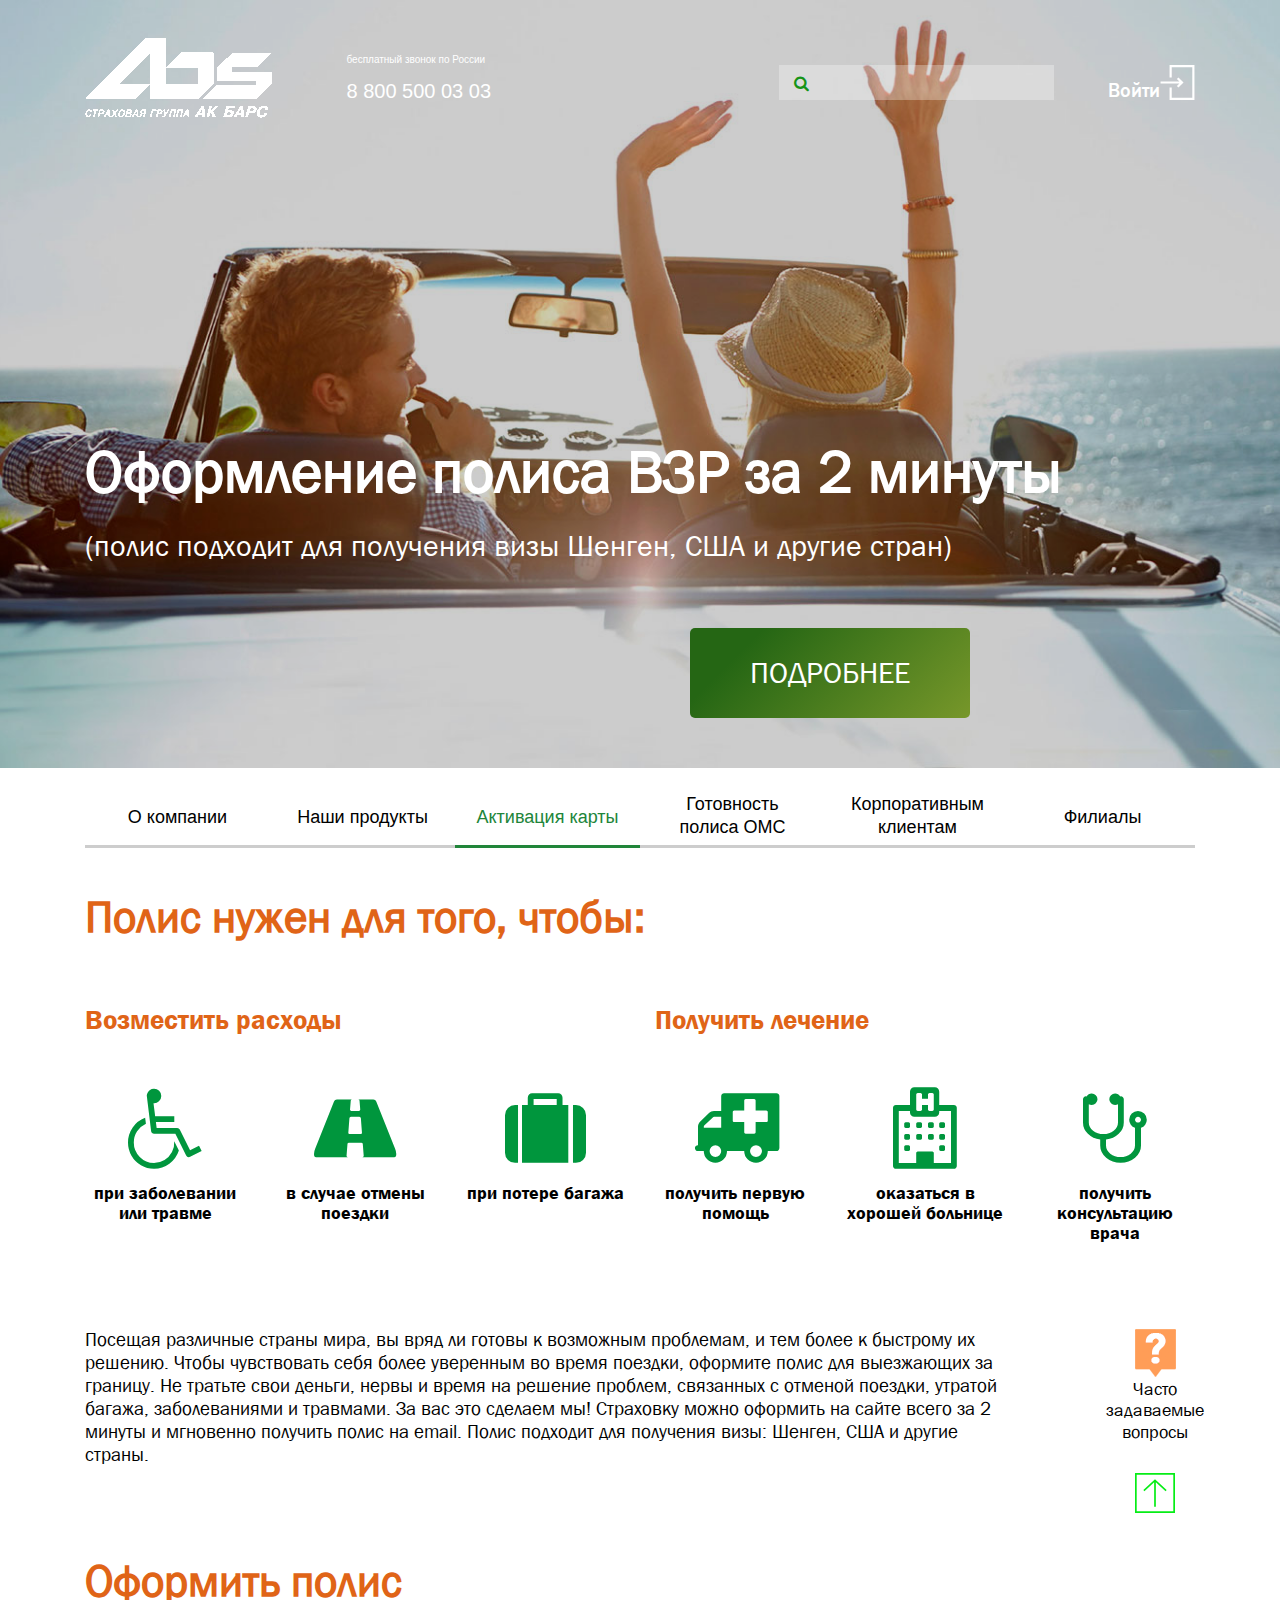
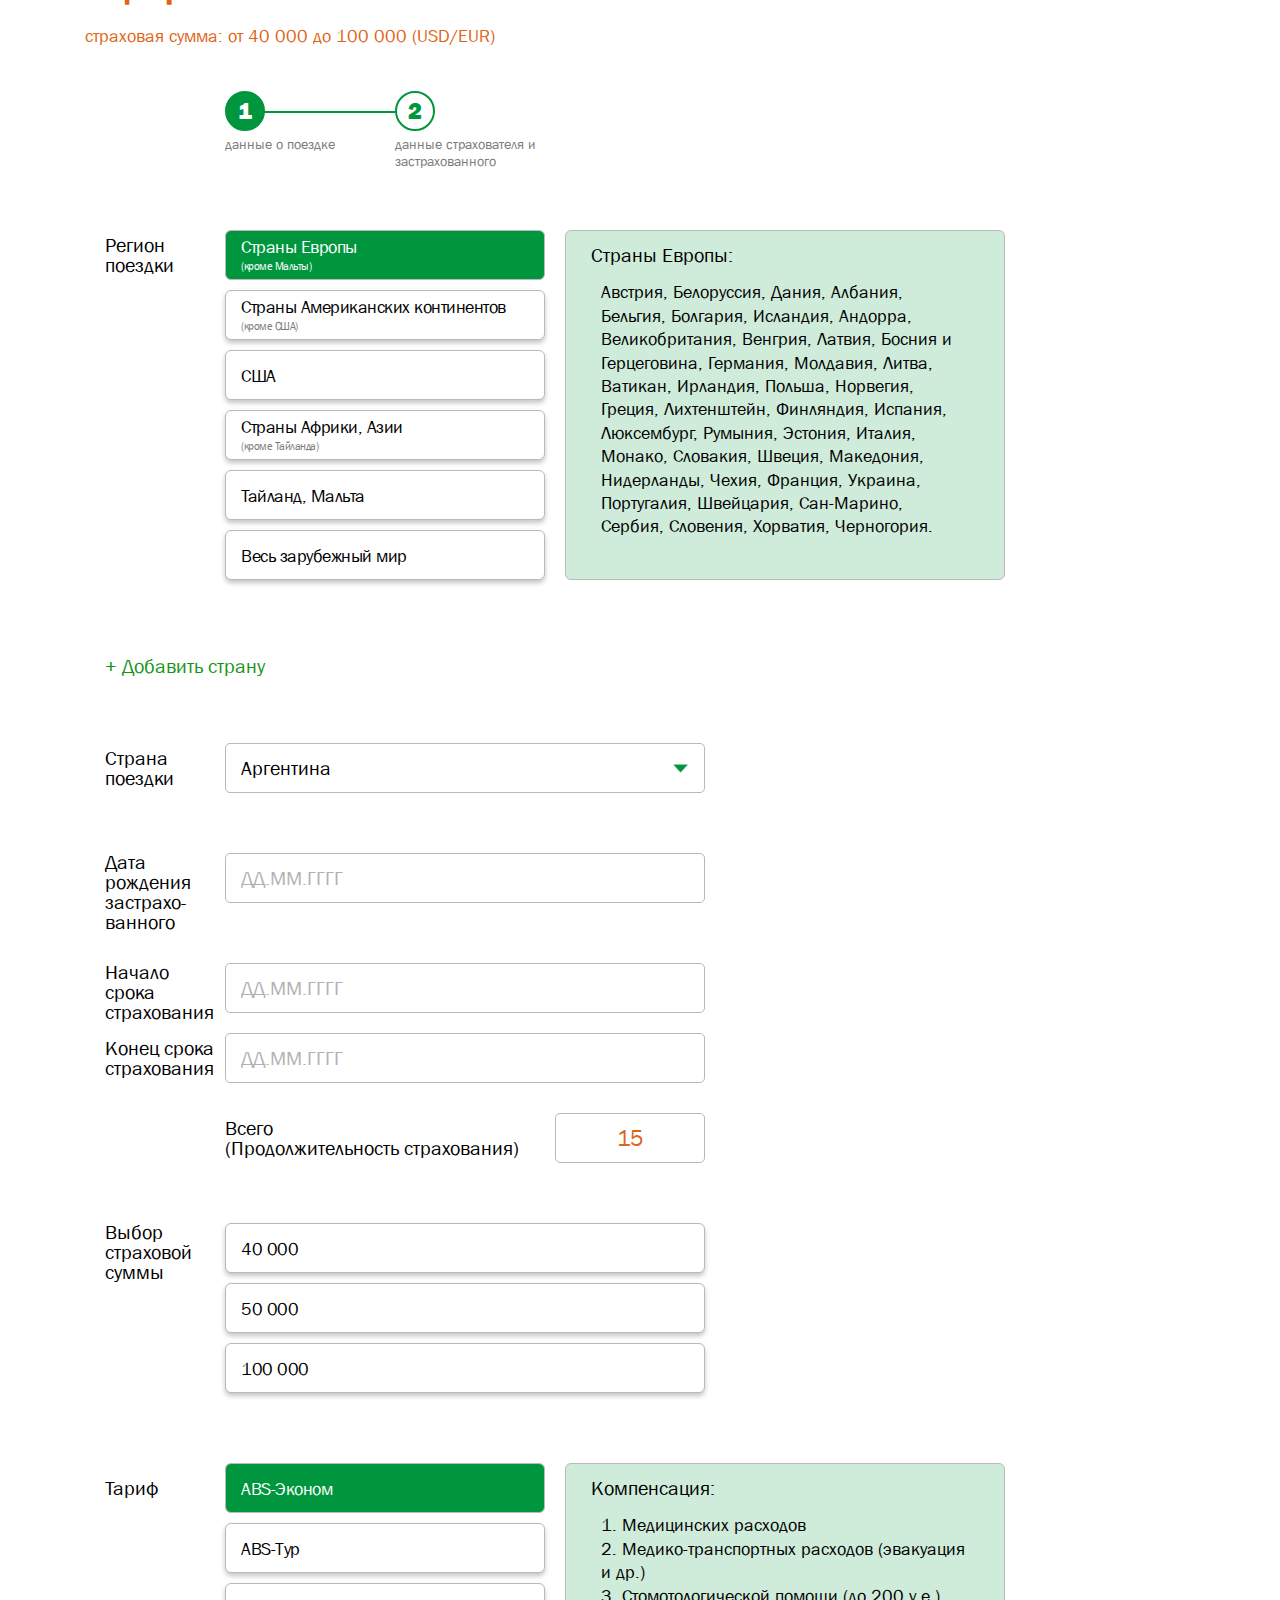
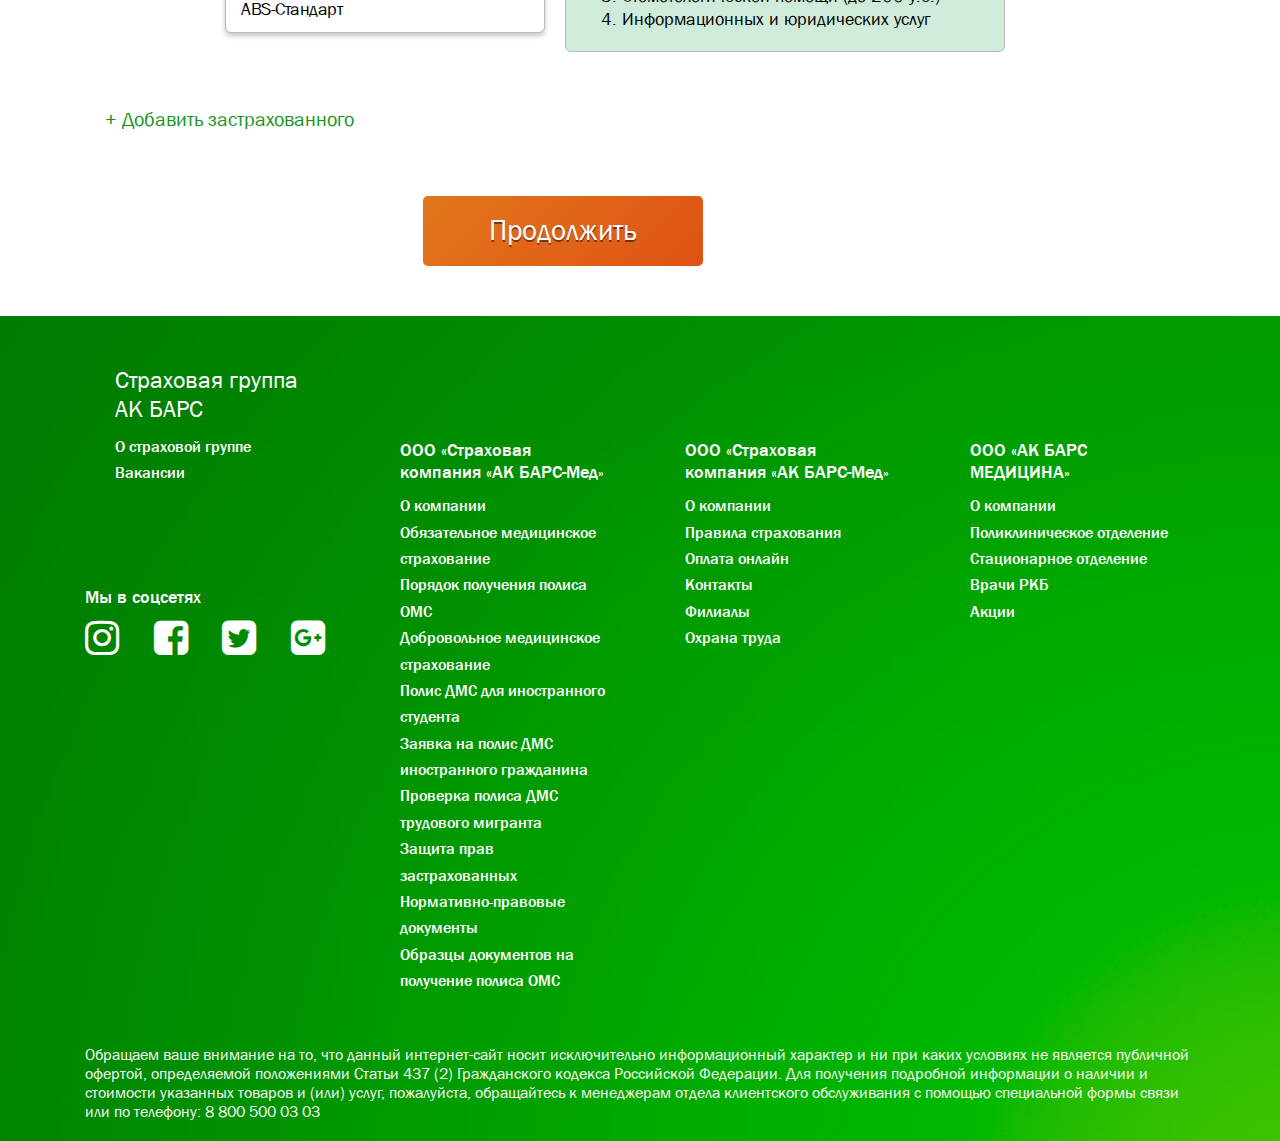
<file: vzr.html>
<!DOCTYPE html>
<html lang="ru">

<head>

	<meta charset="utf-8">

	<title>Title</title>
	<meta name="description" content="">

	<meta http-equiv="X-UA-Compatible" content="IE=edge">
	<meta name="viewport" content="width=device-width, initial-scale=1, maximum-scale=1">

	<meta property="og:image" content="path/to/image.jpg">
	<link rel="shortcut icon" href="img/favicon/favicon.ico" type="image/x-icon">
	<link rel="apple-touch-icon" href="img/favicon/apple-touch-icon.png">
	<link rel="apple-touch-icon" sizes="72x72" href="img/favicon/apple-touch-icon-72x72.png">
	<link rel="apple-touch-icon" sizes="114x114" href="img/favicon/apple-touch-icon-114x114.png">

	<!-- Chrome, Firefox OS and Opera -->
	<meta name="theme-color" content="#000">
	<!-- Windows Phone -->
	<meta name="msapplication-navbutton-color" content="#000">
	<!-- iOS Safari -->
	<meta name="apple-mobile-web-app-status-bar-style" content="#000">

	<style>body { opacity: 0; overflow-x: hidden; } html { background-color: #fff; }</style>

</head>

<body>

	<div class="topline">
		<div class="container">
			<div class="topline_block left">
				<div class="item site_logo">
					<img class="site_logo_image" src="img/logo/abs-main.png" alt="Ак Барс Страхование Логотип">
				</div>
				<div class="item site_phone white">
					<p class="site_phone_text">бесплатный звонок по России</p>
					<a class="site_phone_number" href="tel:88005000303">8 800 500 03 03</a>
				</div>
			</div>

			<div class="topline_block right">
				<div class="item site_search">
					<form class="site_search_form">
						<label class="site_search_label" for="">
							<button type="submit" class="site_search_btn" title="Поиск">
								<i class="fa fa-search search_icon" aria-hidden="true"></i>
							</button>
							<input class="site_search_input" type="text">
						</label>
					</form>
				</div>
				<div class="item site_enter">
					<a class="enter_cabinet" href="">
						<span class="enter_text">Войти</span>
					</a>
				</div>
			</div>
		</div>
	</div>
	
	<header class="header_main header_768 header_image" style="background-image: url(img/headers/vzr.jpg);">
		<div class="black_filter"></div>

			

			<div class="header_content header_content_okdoctor">
				<div class="container">
					<div class="row">
						<div class="col-xs-12">
							<h1>
								Оформление полиса ВЗР за 2 минуты
							</h1>
							<p class="header_content_text">
								(полис подходит для получения визы Шенген, США и другие стран)
							</p>
						</div>
					</div>
					<div class="row">
						<div class="col-md-4 col-md-offset-6">
							 <div class="header_content_btn">
								<a class="button button_green" href="">ПОДРОБНЕЕ</a>
							</div>
						</div>
					</div>
				</div>
			</div>

	</header>


	<!-- Main Menu Start -->
	<section id="menu-container">
		<div class="main_menu_block" id="main-menu">
			<div class="container">
				<div class="row">
					<div class="col-xs-12">
						<div class="main_menu_scroll_content">
							<div class="main_menu_scroller">
								<ul class="main_menu">
									<li class="main_menu_item"><a href="">О компании</a></li>
									<li class="main_menu_item"><a href="">Наши продукты</a></li>
									<li class="main_menu_item active"><a href="">Активация карты</a></li>
									<li class="main_menu_item"><a href="">Готовность полиса ОМС</a></li>
									<li class="main_menu_item"><a href="">Корпоративным клиентам</a></li>
									<li class="main_menu_item"><a href="">Филиалы</a></li>
								</ul>
							</div>
						</div>
					</div>
				</div>
			</div>
		</div>
	</section>
	<!-- Main Menu End -->

	<div class="site_content">
		<div class="container">
			<!-- Advantages -->
			<div class="advantages padding_0">
				<div class="row">
					<div class="col-xs-12">
						<h2 class="advantages_title big orange">Полис нужен для того, чтобы:</h2>
					</div>
				</div>
				<div class="row">

					<!-- возместить расходы -->
					<div class="col-sm-6 advantage_block">
						<div class="block_title">
							Возместить расходы
						</div>
						<div class="row">
							<div class="col-xs-4">
								<div class="advantage">
									<i class="fa fa-wheelchair advantage_icon" aria-hidden="true"></i>
									<div class="advantage_text">
										при заболевании или травме
									</div>
								</div>
							</div>

							<div class="col-xs-4">
								<div class="advantage">
									<i class="fa fa-road advantage_icon" aria-hidden="true"></i>
									<div class="advantage_text">
										в случае отмены поездки
									</div>
								</div>
							</div>

							<div class="col-xs-4">
								<div class="advantage">
									<i class="fa fa-suitcase advantage_icon" aria-hidden="true"></i>
									<div class="advantage_text">
										при потере багажа
									</div>
								</div>
							</div>
						</div>
					</div>
					<!-- возместить расходы -->
					
					<!-- получить лечение -->
					<div class="col-sm-6 advantage_block">
						<div class="block_title">
							Получить лечение
						</div>
						<div class="row">
							<div class="col-xs-4">
								<div class="advantage">
									<i class="fa fa-ambulance advantage_icon" aria-hidden="true"></i>
									<div class="advantage_text">
										получить первую помощь
									</div>
								</div>
							</div>

							<div class="col-xs-4">
								<div class="advantage">
									<i class="fa fa-hospital-o advantage_icon" aria-hidden="true"></i>
									<div class="advantage_text">
										оказаться в хорошей больнице
									</div>
								</div>
							</div>

							<div class="col-xs-4">
								<div class="advantage">
									<i class="fa fa-stethoscope advantage_icon" aria-hidden="true"></i>
									<div class="advantage_text">
										получить консультацию врача
									</div>
								</div>
							</div>
						</div>
					</div>
					<!-- получить лечение -->

					
				</div>
			</div>
			<!-- Advantages -->
		</div>
	</div>

	

	<div id="content" class="site_content">
		<div class="container">

			
			
			<div class="row">
				<div class="col-md-10">

					<div class="text_block">
						<p class="no_margin">Посещая различные страны мира, вы вряд ли готовы к возможным проблемам, и тем более к быстрому их решению. Чтобы чувствовать себя более уверенным во время поездки, оформите полис для выезжающих за границу. Не тратьте свои деньги, нервы и время на решение проблем, связанных с отменой поездки, утратой багажа, заболеваниями и травмами. За вас это сделаем мы! Страховку можно оформить на сайте всего за 2 минуты и мгновенно получить полис на email. Полис подходит для получения визы: Шенген, США и другие страны.</p>
					</div>

					<div class="students_form_block zapis_oms">
						<div class="row title_block">
							<div class="col-md-7">
								<h2>Оформить полис</h2>
								<div class="calculate_result">
									страховая сумма: от 40 000 до 100 000 (USD/EUR) 
								</div>
							</div>
						</div>

						
						<div class="progress_form_block">
								
								<div class="progress_status">
									<div class="progress_step">
										<span class="step_round change_step active" data-step="#step1">1</span>
										<p class="step_text">данные о поездке</p>
									</div>
									<div class="progress_step">
										<span class="step_round change_step" data-step="#step2">2</span>
										<p class="step_text">данные страхователя и застрахованного</p>
									</div>
								</div>

								<!-- Форма записи. 1 Этап -->
								<form class="progress_form active vzr" id="step1">

									<div class="group huge">
										<div class="label_block big fullheight">
											<div class="label_content">
												<div class="label_text">
													<span>Регион поездки</span>
												</div>
												<div class="input_block radio_btn_block">

													<div class="radio_btn_wrap">
														<input class="hidden" type="radio" name="country_group" value="" id="country_group1" checked>
														<label class="radio_btn country" for="country_group1">
															<p class="radio_btn_text">
																Страны Европы 
																<span class="info">(кроме Мальты)</span>
															</p>
														</label>

														<div class="infobox big">
															<div class="title">Страны Европы:</div>
															<div class="content">
																Австрия, Белоруссия, Дания, Албания, Бельгия, Болгария, Исландия, Андорра, Великобритания,  Венгрия, Латвия, Босния и Герцеговина, Германия, Молдавия, Литва, Ватикан, Ирландия, Польша, Норвегия, Греция,  Лихтенштейн, Финляндия,  Испания, Люксембург, Румыния, Эстония, Италия, Монако,  Словакия, Швеция,  Македония,  Нидерланды, Чехия, Франция,  Украина, Португалия, Швейцария, Сан-Марино, Сербия, Словения, Хорватия,  Черногория. 
															</div>
														</div>
													</div>
													
													<div class="radio_btn_wrap">
														<input class="hidden" type="radio" name="country_group" value="" id="country_group2">
														<label class="radio_btn country" for="country_group2">
															<p class="radio_btn_text">
																Страны Американских континентов
																<span class="info">(кроме США)</span>
															</p>
														</label>

														<div class="infobox big">
															<div class="title">Страны Американских континентов:</div>
															<div class="content">
																Антигуа и Барбуда, Аргентина, Аруба, Барбадос, Боливия, Бонайре, Бразилия, Венесуэла, Гватемала, Гренада, Гренландия, Доминиканская Республика, Канада, Колумбия, Коста-Рика, Куба, Кюрасао, Мексика, Никарагуа, Парагвай, Перу, Сен-Бартелеми, Тринидад и Тобаго, Чили, Эквадор, Ямайка.
															</div>
														</div>
													</div>
													
													<div class="radio_btn_wrap">
														<input class="hidden" type="radio" name="country_group" value="" id="country_group3">
														<label class="radio_btn country" for="country_group3">
															<p class="radio_btn_text">
																США
															</p>
														</label>
													</div>
													
													<div class="radio_btn_wrap">
														<input class="hidden" type="radio" name="country_group" value="" id="country_group4">
														<label class="radio_btn country" for="country_group4">
															<p class="radio_btn_text">
																Страны Африки, Азии 
																<span class="info">(кроме Тайланда)</span>
															</p>
														</label>
													</div>
													
													<div class="radio_btn_wrap">
														<input class="hidden" type="radio" name="country_group" value="" id="country_group5">
														<label class="radio_btn country" for="country_group5">
															<p class="radio_btn_text">
																Тайланд, Мальта
															</p>
														</label>
													</div>

													<div class="radio_btn_wrap">
														<input class="hidden" type="radio" name="country_group" value="" id="country_group6">
														<label class="radio_btn country" for="country_group6">
															<p class="radio_btn_text">
																Весь зарубежный мир
															</p>
														</label>
													</div>

												</div>
											</div>
										</div>
									</div>

									<a class="add_item" href="">+ Добавить страну</a>

									<div class="group huge">
										<label class="label_block big">
											<div class="label_content">
												<div class="label_text">
													<span>Страна поездки</span>
												</div>
												<div class="input_block select">
													<select class="white_input" type="text">
														<option value="">Аргентина</option>
														<option value="">Ямайка</option>
													</select>
												</div>
											</div>
										</label>
									</div>

									<div class="group huge">
										<label class="label_block big">
											<div class="label_content">
												<div class="label_text">
													<span>Дата рождения застрахо-<br>ванного</span>
												</div>
												<div class="input_block">
													<input class="white_input" type="text" placeholder="ДД.ММ.ГГГГ">
												</div>
											</div>
										</label>
									</div>

									<div class="group huge">
										<label class="label_block big">
											<div class="label_content">
												<div class="label_text">
													<span>Начало срока страхования</span>
												</div>
												<div class="input_block">
													<input class="white_input" type="text" placeholder="ДД.ММ.ГГГГ">
												</div>
											</div>
										</label>
										<label class="label_block big">
											<div class="label_content">
												<div class="label_text">
													<span>Конец срока страхования</span>
												</div>
												<div class="input_block">
													<input class="white_input" type="text" placeholder="ДД.ММ.ГГГГ">
												</div>
											</div>
										</label>
										<label class="label_block huge offset">
											<div class="label_content">
												<div class="label_text max">
													<span>
														Всего<br>
														(Продолжительность страхования)
													</span>
												</div>
												<div class="input_block mini right">
													<output class="white_input days" type="text">15</output>
												</div>
											</div>
										</label>
									</div>

									<div class="group huge">
										<label class="label_block big fullheight">
											<div class="label_content">
												<div class="label_text">
													<span>Выбор страховой суммы</span>
												</div>
												<div class="input_block">
													<div class="radio_btn_wrap">
														<input class="hidden" type="radio" name="amount" value="" id="amount1">
														<label class="radio_btn fullwidth" for="amount1">
															<p class="radio_btn_text">
																40 000
															</p>
														</label>
													</div>
													<div class="radio_btn_wrap">
														<input class="hidden" type="radio" name="amount" value="" id="amount2">
														<label class="radio_btn fullwidth" for="amount2">
															<p class="radio_btn_text">
																50 000 
															</p>
														</label>
													</div>
													<div class="radio_btn_wrap">
														<input class="hidden" type="radio" name="amount" value="" id="amount3">
														<label class="radio_btn fullwidth" for="amount3">
															<p class="radio_btn_text">
																100 000
															</p>
														</label>
													</div>
												</div>
											</div>
										</label>
									</div>

									<div class="group huge">
										<div class="label_block big fullheight">
											<div class="label_content">
												<div class="label_text">
													<span>Тариф</span>
												</div>
												<div class="input_block radio_btn_block">

													<div class="radio_btn_wrap">
														<input class="hidden" type="radio" name="tarif_group" value="" id="tarif_group1" checked>
														<label class="radio_btn country" for="tarif_group1">
															<p class="radio_btn_text">
																ABS-Эконом
															</p>
														</label>

														<div class="infobox">
															<div class="title">Компенсация:</div>
															<div class="content">
																1. Медицинских расходов<br>
																2. Медико-транспортных расходов (эвакуация и др.)<br>
																3. Стомотологической помощи (до 200 у.е.)<br>
																4. Информационных и юридических услуг
															</div>
														</div>
													</div>
													
													<div class="radio_btn_wrap">
														<input class="hidden" type="radio" name="tarif_group" value="" id="tarif_group2">
														<label class="radio_btn country" for="tarif_group2">
															<p class="radio_btn_text">
																ABS-Тур
															</p>
														</label>
													</div>
													
													<div class="radio_btn_wrap">
														<input class="hidden" type="radio" name="tarif_group" value="" id="tarif_group3">
														<label class="radio_btn country" for="tarif_group3">
															<p class="radio_btn_text">
																ABS-Стандарт
															</p>
														</label>
													</div>

												</div>
											</div>
										</div>
									</div>

									<a class="add_item" href="">+ Добавить застрахованного</a>
									
									<div class="row">
										<div class="col-sm-8 no_padding">
											<div class="button_block">
												<button class="button button_orange">Продолжить</button>
											</div>
										</div>
									</div>
									

								</form>
								<!-- Форма записи конец-->

						</div>

							
					</div>


				</div>

				<div class="col-md-2 helper" id="helper">
					<div class="site_help_container" id="help-container">
						<div class="site_help" id="help">
							<!-- faq -->
							<a class="faq_link question" href="">
								<span>Часто задаваемые вопросы</span>
							</a>
							<!-- faq -->
							
							<!-- наверх -->
							<button class="to_top" id="to-top" title="Наверх"></button>
							<!-- наверх -->
						</div>
					</div>
				</div>
			</div>

		</div>
	</div>

	<footer class="footer_green" id="footer">
		<div class="container">
			<div class="row">
				<div class="col-xs-12">
					<div class="footer_title">
						Страховая группа<br>
						АК БАРС
					</div>
				</div>
			</div>
			<div class="row">
				<div class="col-xs-12 col-sm-6 col-md-3">
					<div class="footer_column">
						<ul class="footer_menu">
							<li><a href="">О страховой группе</a></li>
							<li><a href="">Вакансии</a></li>
						</ul>

						<div class="contact_card">
							<script type="text/javascript" src="//vk.com/js/api/openapi.js?150"></script>

							<!-- VK Widget -->
							<div id="vk_groups"></div>
							<script type="text/javascript">
							VK.Widgets.Group("vk_groups", {mode: 1, width: 240,no_cover: 1}, 39125878);
							</script>
						</div>

						
						<div class="footer_social">
							<div class="footer_menu_title">
								Мы в соцсетях
							</div>
							<ul class="social_list">
								<li><a class="social_icon white" href="" target="_blank"><i class="fa fa-instagram" aria-hidden="true"></i></a></li>
								<li><a class="social_icon white" href="" target="_blank"><i class="fa fa-facebook-square" aria-hidden="true"></i></a></li>
								<li><a class="social_icon white" href="" target="_blank"><i class="fa fa-twitter-square" aria-hidden="true"></i></a></li>
								<li><a class="social_icon white" href="" target="_blank"><i class="fa fa-google-plus-square" aria-hidden="true"></i></a></li>
							</ul>
						</div>
					</div>
				</div>

				<div class="col-xs-12 col-sm-6 col-md-3">
					<div class="footer_column">
						<div class="footer_menu_title">
							ООО «Страховая компания «АК БАРС-Мед»
						</div>
						<ul class="footer_menu">
							<li><a href="">О компании</a></li>
							<li><a href="">Обязательное медицинское страхование</a></li>
							<li><a href="">Порядок получения полиса ОМС</a></li>
							<li><a href="">Добровольное медицинское страхование</a></li>
							<li><a href="">Полис ДМС для иностранного студента</a></li>
							<li><a href="">Заявка на полис ДМС иностранного гражданина</a></li>
							<li><a href="">Проверка полиса ДМС трудового мигранта</a></li>
							<li><a href="">Защита прав застрахованных</a></li>
							<li><a href="">Нормативно-правовые документы</a></li>
							<li><a href="">Образцы документов на получение полиса ОМС</a></li>
						</ul>
					</div>
				</div>

				<div class="col-xs-12 col-sm-6 col-md-3">
					<div class="footer_column">
						<div class="footer_menu_title">
							ООО «Страховая компания «АК БАРС-Мед»
						</div>
						<ul class="footer_menu">
							<li><a href="">О компании</a></li>
							<li><a href="">Правила страхования</a></li>
							<li><a href="">Оплата онлайн</a></li>
							<li><a href="">Контакты</a></li>
							<li><a href="">Филиалы</a></li>
							<li><a href="">Охрана труда</a></li>
						</ul>
					</div>
				</div>

				<div class="col-xs-12 col-sm-6 col-md-3">
					<div class="footer_column">
						<div class="footer_menu_title">
							ООО «АК БАРС МЕДИЦИНА»
						</div>
						<ul class="footer_menu">
							<li><a href="">О компании</a></li>
							<li><a href="">Поликлиническое отделение</a></li>
							<li><a href="">Стационарное отделение</a></li>
							<li><a href="">Врачи РКБ</a></li>
							<li><a href="">Акции</a></li>
						</ul>
					</div>
				</div>
			</div>

			<div class="row">
				<div class="col-xs-12">
					<p class="footer_copyright">
						Обращаем ваше внимание на то, что данный интернет-сайт носит исключительно информационный характер и ни при каких условиях не является публичной офертой, определяемой положениями Статьи 437 (2) Гражданского кодекса Российской Федерации. Для получения подробной информации о наличии и стоимости указанных товаров и (или) услуг, пожалуйста, обращайтесь к менеджерам отдела клиентского обслуживания с помощью специальной формы связи или по телефону: 8 800 500 03 03 
					</p>
				</div>
			</div>
		</div>
	</footer>
	
	<link rel="stylesheet" href="css/main.min.css">
	<script src="js/scripts.min.js"></script>

</body>
</html>
</file>
<file: css/main.min.css>
@font-face{font-family:FranklinGothicBook;font-weight:400;font-style:normal;src:url(../fonts/FranklinGothic/FranklinGothicBook.ttf) format("truetype")}@font-face{font-family:FranklinGothicDemi;font-weight:400;font-style:normal;src:url(../fonts/FranklinGothic/FranklinGothicDemi.ttf) format("truetype")}@font-face{font-family:FranklinGothicHeavy;font-weight:400;font-style:normal;src:url(../fonts/FranklinGothic/FranklinGothicHeavy.ttf) format("truetype")}@font-face{font-family:FranklinGothicMedium;font-weight:400;font-style:normal;src:url(../fonts/FranklinGothic/FranklinGothicMedium.ttf) format("truetype")}@font-face{font-family:MyriadProRegular;font-weight:400;font-style:normal;src:font-url("../fonts/MyriadPro/MyriadProRegular/MyriadProRegular.eot");src:font-url("../fonts/MyriadPro/MyriadProRegular/MyriadProRegular.eot?#iefix") format("embedded-opentype"),font-url("../fonts/MyriadPro/MyriadProRegular/MyriadProRegular.woff") format("woff"),font-url("../fonts/MyriadPro/MyriadProRegular/MyriadProRegular.ttf") format("truetype")}@font-face{font-family:FontAwesome;font-weight:400;font-style:normal;src:font-url("../fonts/FontAwesome/fontawesome-webfont.eot");src:font-url("../fonts/FontAwesome/fontawesome-webfont.eot?#iefix") format("embedded-opentype"),font-url("../fonts/FontAwesome/fontawesome-webfont.woff") format("woff"),font-url("../fonts/FontAwesome/fontawesome-webfont.ttf") format("truetype")}html{font-family:sans-serif;-ms-text-size-adjust:100%;-webkit-text-size-adjust:100%}body{margin:0}article,aside,details,figcaption,figure,footer,header,hgroup,main,menu,nav,section,summary{display:block}audio,canvas,progress,video{display:inline-block;vertical-align:baseline}audio:not([controls]){display:none;height:0}[hidden],template{display:none}a{background-color:transparent}a:active,a:hover{outline:0}abbr[title]{border-bottom:1px dotted}b,strong{font-weight:700}dfn{font-style:italic}h1{font-size:2em;margin:.67em 0}mark{background:#ff0;color:#000}small{font-size:80%}sub,sup{font-size:75%;line-height:0;position:relative;vertical-align:baseline}sup{top:-.5em}sub{bottom:-.25em}img{border:0}svg:not(:root){overflow:hidden}figure{margin:1em 40px}hr{-webkit-box-sizing:content-box;box-sizing:content-box;height:0}pre{overflow:auto}code,kbd,pre,samp{font-family:monospace,monospace;font-size:1em}button,input,optgroup,select,textarea{color:inherit;font:inherit;margin:0}button{overflow:visible}button,select{text-transform:none}button,html input[type=button],input[type=reset],input[type=submit]{-webkit-appearance:button;cursor:pointer}button[disabled],html input[disabled]{cursor:default}button::-moz-focus-inner,input::-moz-focus-inner{border:0;padding:0}input{line-height:normal}input[type=checkbox],input[type=radio]{-webkit-box-sizing:border-box;box-sizing:border-box;padding:0}input[type=number]::-webkit-inner-spin-button,input[type=number]::-webkit-outer-spin-button{height:auto}input[type=search]{-webkit-appearance:textfield;-webkit-box-sizing:content-box;box-sizing:content-box}input[type=search]::-webkit-search-cancel-button,input[type=search]::-webkit-search-decoration{-webkit-appearance:none}fieldset{border:1px solid silver;margin:0 2px;padding:.35em .625em .75em}legend{border:0;padding:0}textarea{overflow:auto}optgroup{font-weight:700}table{border-collapse:collapse;border-spacing:0}td,th{padding:0}*{-webkit-box-sizing:border-box;box-sizing:border-box}:after,:before{-webkit-box-sizing:border-box;box-sizing:border-box}html{font-size:10px;-webkit-tap-highlight-color:transparent}body{font-family:"Helvetica Neue",Helvetica,Arial,sans-serif;font-size:14px;line-height:1.42857143;color:#333;background-color:#fff}button,input,select,textarea{font-family:inherit;font-size:inherit;line-height:inherit}a{color:#337ab7;text-decoration:none}a:focus,a:hover{color:#23527c;text-decoration:underline}a:focus{outline:5px auto -webkit-focus-ring-color;outline-offset:-2px}figure{margin:0}img{vertical-align:middle}.img-responsive{display:block;max-width:100%;height:auto}.img-rounded{-webkit-border-radius:6px;border-radius:6px}.img-thumbnail{padding:4px;line-height:1.42857143;background-color:#fff;border:1px solid #ddd;-webkit-border-radius:4px;border-radius:4px;-webkit-transition:all .2s ease-in-out;-o-transition:all .2s ease-in-out;transition:all .2s ease-in-out;display:inline-block;max-width:100%;height:auto}.img-circle{-webkit-border-radius:50%;border-radius:50%}hr{margin-top:20px;margin-bottom:20px;border:0;border-top:1px solid #eee}.sr-only{position:absolute;width:1px;height:1px;margin:-1px;padding:0;overflow:hidden;clip:rect(0,0,0,0);border:0}.sr-only-focusable:active,.sr-only-focusable:focus{position:static;width:auto;height:auto;margin:0;overflow:visible;clip:auto}[role=button]{cursor:pointer}.container{margin-right:auto;margin-left:auto;padding-left:15px;padding-right:15px}@media (min-width:768px){.container{width:750px}}@media (min-width:992px){.container{width:970px}}@media (min-width:1200px){.container{width:1170px}}.container-fluid{margin-right:auto;margin-left:auto;padding-left:15px;padding-right:15px}.row{margin-left:-15px;margin-right:-15px}.col-lg-1,.col-lg-10,.col-lg-11,.col-lg-12,.col-lg-2,.col-lg-3,.col-lg-4,.col-lg-5,.col-lg-6,.col-lg-7,.col-lg-8,.col-lg-9,.col-md-1,.col-md-10,.col-md-11,.col-md-12,.col-md-2,.col-md-3,.col-md-4,.col-md-5,.col-md-6,.col-md-7,.col-md-8,.col-md-9,.col-sm-1,.col-sm-10,.col-sm-11,.col-sm-12,.col-sm-2,.col-sm-3,.col-sm-4,.col-sm-5,.col-sm-6,.col-sm-7,.col-sm-8,.col-sm-9,.col-xs-1,.col-xs-10,.col-xs-11,.col-xs-12,.col-xs-2,.col-xs-3,.col-xs-4,.col-xs-5,.col-xs-6,.col-xs-7,.col-xs-8,.col-xs-9{position:relative;min-height:1px;padding-left:15px;padding-right:15px}.col-xs-1,.col-xs-10,.col-xs-11,.col-xs-12,.col-xs-2,.col-xs-3,.col-xs-4,.col-xs-5,.col-xs-6,.col-xs-7,.col-xs-8,.col-xs-9{float:left}.col-xs-12{width:100%}.col-xs-11{width:91.66666667%}.col-xs-10{width:83.33333333%}.col-xs-9{width:75%}.col-xs-8{width:66.66666667%}.col-xs-7{width:58.33333333%}.col-xs-6{width:50%}.col-xs-5{width:41.66666667%}.col-xs-4{width:33.33333333%}.col-xs-3{width:25%}.col-xs-2{width:16.66666667%}.col-xs-1{width:8.33333333%}.col-xs-pull-12{right:100%}.col-xs-pull-11{right:91.66666667%}.col-xs-pull-10{right:83.33333333%}.col-xs-pull-9{right:75%}.col-xs-pull-8{right:66.66666667%}.col-xs-pull-7{right:58.33333333%}.col-xs-pull-6{right:50%}.col-xs-pull-5{right:41.66666667%}.col-xs-pull-4{right:33.33333333%}.col-xs-pull-3{right:25%}.col-xs-pull-2{right:16.66666667%}.col-xs-pull-1{right:8.33333333%}.col-xs-pull-0{right:auto}.col-xs-push-12{left:100%}.col-xs-push-11{left:91.66666667%}.col-xs-push-10{left:83.33333333%}.col-xs-push-9{left:75%}.col-xs-push-8{left:66.66666667%}.col-xs-push-7{left:58.33333333%}.col-xs-push-6{left:50%}.col-xs-push-5{left:41.66666667%}.col-xs-push-4{left:33.33333333%}.col-xs-push-3{left:25%}.col-xs-push-2{left:16.66666667%}.col-xs-push-1{left:8.33333333%}.col-xs-push-0{left:auto}.col-xs-offset-12{margin-left:100%}.col-xs-offset-11{margin-left:91.66666667%}.col-xs-offset-10{margin-left:83.33333333%}.col-xs-offset-9{margin-left:75%}.col-xs-offset-8{margin-left:66.66666667%}.col-xs-offset-7{margin-left:58.33333333%}.col-xs-offset-6{margin-left:50%}.col-xs-offset-5{margin-left:41.66666667%}.col-xs-offset-4{margin-left:33.33333333%}.col-xs-offset-3{margin-left:25%}.col-xs-offset-2{margin-left:16.66666667%}.col-xs-offset-1{margin-left:8.33333333%}.col-xs-offset-0{margin-left:0}@media (min-width:768px){.col-sm-1,.col-sm-10,.col-sm-11,.col-sm-12,.col-sm-2,.col-sm-3,.col-sm-4,.col-sm-5,.col-sm-6,.col-sm-7,.col-sm-8,.col-sm-9{float:left}.col-sm-12{width:100%}.col-sm-11{width:91.66666667%}.col-sm-10{width:83.33333333%}.col-sm-9{width:75%}.col-sm-8{width:66.66666667%}.col-sm-7{width:58.33333333%}.col-sm-6{width:50%}.col-sm-5{width:41.66666667%}.col-sm-4{width:33.33333333%}.col-sm-3{width:25%}.col-sm-2{width:16.66666667%}.col-sm-1{width:8.33333333%}.col-sm-pull-12{right:100%}.col-sm-pull-11{right:91.66666667%}.col-sm-pull-10{right:83.33333333%}.col-sm-pull-9{right:75%}.col-sm-pull-8{right:66.66666667%}.col-sm-pull-7{right:58.33333333%}.col-sm-pull-6{right:50%}.col-sm-pull-5{right:41.66666667%}.col-sm-pull-4{right:33.33333333%}.col-sm-pull-3{right:25%}.col-sm-pull-2{right:16.66666667%}.col-sm-pull-1{right:8.33333333%}.col-sm-pull-0{right:auto}.col-sm-push-12{left:100%}.col-sm-push-11{left:91.66666667%}.col-sm-push-10{left:83.33333333%}.col-sm-push-9{left:75%}.col-sm-push-8{left:66.66666667%}.col-sm-push-7{left:58.33333333%}.col-sm-push-6{left:50%}.col-sm-push-5{left:41.66666667%}.col-sm-push-4{left:33.33333333%}.col-sm-push-3{left:25%}.col-sm-push-2{left:16.66666667%}.col-sm-push-1{left:8.33333333%}.col-sm-push-0{left:auto}.col-sm-offset-12{margin-left:100%}.col-sm-offset-11{margin-left:91.66666667%}.col-sm-offset-10{margin-left:83.33333333%}.col-sm-offset-9{margin-left:75%}.col-sm-offset-8{margin-left:66.66666667%}.col-sm-offset-7{margin-left:58.33333333%}.col-sm-offset-6{margin-left:50%}.col-sm-offset-5{margin-left:41.66666667%}.col-sm-offset-4{margin-left:33.33333333%}.col-sm-offset-3{margin-left:25%}.col-sm-offset-2{margin-left:16.66666667%}.col-sm-offset-1{margin-left:8.33333333%}.col-sm-offset-0{margin-left:0}}@media (min-width:992px){.col-md-1,.col-md-10,.col-md-11,.col-md-12,.col-md-2,.col-md-3,.col-md-4,.col-md-5,.col-md-6,.col-md-7,.col-md-8,.col-md-9{float:left}.col-md-12{width:100%}.col-md-11{width:91.66666667%}.col-md-10{width:83.33333333%}.col-md-9{width:75%}.col-md-8{width:66.66666667%}.col-md-7{width:58.33333333%}.col-md-6{width:50%}.col-md-5{width:41.66666667%}.col-md-4{width:33.33333333%}.col-md-3{width:25%}.col-md-2{width:16.66666667%}.col-md-1{width:8.33333333%}.col-md-pull-12{right:100%}.col-md-pull-11{right:91.66666667%}.col-md-pull-10{right:83.33333333%}.col-md-pull-9{right:75%}.col-md-pull-8{right:66.66666667%}.col-md-pull-7{right:58.33333333%}.col-md-pull-6{right:50%}.col-md-pull-5{right:41.66666667%}.col-md-pull-4{right:33.33333333%}.col-md-pull-3{right:25%}.col-md-pull-2{right:16.66666667%}.col-md-pull-1{right:8.33333333%}.col-md-pull-0{right:auto}.col-md-push-12{left:100%}.col-md-push-11{left:91.66666667%}.col-md-push-10{left:83.33333333%}.col-md-push-9{left:75%}.col-md-push-8{left:66.66666667%}.col-md-push-7{left:58.33333333%}.col-md-push-6{left:50%}.col-md-push-5{left:41.66666667%}.col-md-push-4{left:33.33333333%}.col-md-push-3{left:25%}.col-md-push-2{left:16.66666667%}.col-md-push-1{left:8.33333333%}.col-md-push-0{left:auto}.col-md-offset-12{margin-left:100%}.col-md-offset-11{margin-left:91.66666667%}.col-md-offset-10{margin-left:83.33333333%}.col-md-offset-9{margin-left:75%}.col-md-offset-8{margin-left:66.66666667%}.col-md-offset-7{margin-left:58.33333333%}.col-md-offset-6{margin-left:50%}.col-md-offset-5{margin-left:41.66666667%}.col-md-offset-4{margin-left:33.33333333%}.col-md-offset-3{margin-left:25%}.col-md-offset-2{margin-left:16.66666667%}.col-md-offset-1{margin-left:8.33333333%}.col-md-offset-0{margin-left:0}}@media (min-width:1200px){.col-lg-1,.col-lg-10,.col-lg-11,.col-lg-12,.col-lg-2,.col-lg-3,.col-lg-4,.col-lg-5,.col-lg-6,.col-lg-7,.col-lg-8,.col-lg-9{float:left}.col-lg-12{width:100%}.col-lg-11{width:91.66666667%}.col-lg-10{width:83.33333333%}.col-lg-9{width:75%}.col-lg-8{width:66.66666667%}.col-lg-7{width:58.33333333%}.col-lg-6{width:50%}.col-lg-5{width:41.66666667%}.col-lg-4{width:33.33333333%}.col-lg-3{width:25%}.col-lg-2{width:16.66666667%}.col-lg-1{width:8.33333333%}.col-lg-pull-12{right:100%}.col-lg-pull-11{right:91.66666667%}.col-lg-pull-10{right:83.33333333%}.col-lg-pull-9{right:75%}.col-lg-pull-8{right:66.66666667%}.col-lg-pull-7{right:58.33333333%}.col-lg-pull-6{right:50%}.col-lg-pull-5{right:41.66666667%}.col-lg-pull-4{right:33.33333333%}.col-lg-pull-3{right:25%}.col-lg-pull-2{right:16.66666667%}.col-lg-pull-1{right:8.33333333%}.col-lg-pull-0{right:auto}.col-lg-push-12{left:100%}.col-lg-push-11{left:91.66666667%}.col-lg-push-10{left:83.33333333%}.col-lg-push-9{left:75%}.col-lg-push-8{left:66.66666667%}.col-lg-push-7{left:58.33333333%}.col-lg-push-6{left:50%}.col-lg-push-5{left:41.66666667%}.col-lg-push-4{left:33.33333333%}.col-lg-push-3{left:25%}.col-lg-push-2{left:16.66666667%}.col-lg-push-1{left:8.33333333%}.col-lg-push-0{left:auto}.col-lg-offset-12{margin-left:100%}.col-lg-offset-11{margin-left:91.66666667%}.col-lg-offset-10{margin-left:83.33333333%}.col-lg-offset-9{margin-left:75%}.col-lg-offset-8{margin-left:66.66666667%}.col-lg-offset-7{margin-left:58.33333333%}.col-lg-offset-6{margin-left:50%}.col-lg-offset-5{margin-left:41.66666667%}.col-lg-offset-4{margin-left:33.33333333%}.col-lg-offset-3{margin-left:25%}.col-lg-offset-2{margin-left:16.66666667%}.col-lg-offset-1{margin-left:8.33333333%}.col-lg-offset-0{margin-left:0}}.clearfix:after,.clearfix:before,.container-fluid:after,.container-fluid:before,.container:after,.container:before,.row:after,.row:before{content:" ";display:table}.clearfix:after,.container-fluid:after,.container:after,.row:after{clear:both}.center-block{display:block;margin-left:auto;margin-right:auto}.pull-right{float:right!important}.pull-left{float:left!important}.hide{display:none!important}.show{display:block!important}.invisible{visibility:hidden}.text-hide{font:0/0 a;color:transparent;text-shadow:none;background-color:transparent;border:0}.hidden{display:none!important}.affix{position:fixed}@-ms-viewport{width:device-width}.visible-lg,.visible-md,.visible-sm,.visible-xs{display:none!important}.visible-lg-block,.visible-lg-inline,.visible-lg-inline-block,.visible-md-block,.visible-md-inline,.visible-md-inline-block,.visible-sm-block,.visible-sm-inline,.visible-sm-inline-block,.visible-xs-block,.visible-xs-inline,.visible-xs-inline-block{display:none!important}@media (max-width:767px){.visible-xs{display:block!important}table.visible-xs{display:table!important}tr.visible-xs{display:table-row!important}td.visible-xs,th.visible-xs{display:table-cell!important}}@media (max-width:767px){.visible-xs-block{display:block!important}}@media (max-width:767px){.visible-xs-inline{display:inline!important}}@media (max-width:767px){.visible-xs-inline-block{display:inline-block!important}}@media (min-width:768px) and (max-width:991px){.visible-sm{display:block!important}table.visible-sm{display:table!important}tr.visible-sm{display:table-row!important}td.visible-sm,th.visible-sm{display:table-cell!important}}@media (min-width:768px) and (max-width:991px){.visible-sm-block{display:block!important}}@media (min-width:768px) and (max-width:991px){.visible-sm-inline{display:inline!important}}@media (min-width:768px) and (max-width:991px){.visible-sm-inline-block{display:inline-block!important}}@media (min-width:992px) and (max-width:1199px){.visible-md{display:block!important}table.visible-md{display:table!important}tr.visible-md{display:table-row!important}td.visible-md,th.visible-md{display:table-cell!important}}@media (min-width:992px) and (max-width:1199px){.visible-md-block{display:block!important}}@media (min-width:992px) and (max-width:1199px){.visible-md-inline{display:inline!important}}@media (min-width:992px) and (max-width:1199px){.visible-md-inline-block{display:inline-block!important}}@media (min-width:1200px){.visible-lg{display:block!important}table.visible-lg{display:table!important}tr.visible-lg{display:table-row!important}td.visible-lg,th.visible-lg{display:table-cell!important}}@media (min-width:1200px){.visible-lg-block{display:block!important}}@media (min-width:1200px){.visible-lg-inline{display:inline!important}}@media (min-width:1200px){.visible-lg-inline-block{display:inline-block!important}}@media (max-width:767px){.hidden-xs{display:none!important}}@media (min-width:768px) and (max-width:991px){.hidden-sm{display:none!important}}@media (min-width:992px) and (max-width:1199px){.hidden-md{display:none!important}}@media (min-width:1200px){.hidden-lg{display:none!important}}.visible-print{display:none!important}@media print{.visible-print{display:block!important}table.visible-print{display:table!important}tr.visible-print{display:table-row!important}td.visible-print,th.visible-print{display:table-cell!important}}.visible-print-block{display:none!important}@media print{.visible-print-block{display:block!important}}.visible-print-inline{display:none!important}@media print{.visible-print-inline{display:inline!important}}.visible-print-inline-block{display:none!important}@media print{.visible-print-inline-block{display:inline-block!important}}@media print{.hidden-print{display:none!important}}/*!
 *  Font Awesome 4.7.0 by @davegandy - http://fontawesome.io - @fontawesome
 *  License - http://fontawesome.io/license (Font: SIL OFL 1.1, CSS: MIT License)
 */@font-face{font-family:FontAwesome;src:url(../fonts/FontAwesome/fontawesome-webfont.eot?v=4.7.0);src:url(../fonts/FontAwesome/fontawesome-webfont.eot?#iefix&v=4.7.0) format("embedded-opentype"),url(../fonts/FontAwesome/fontawesome-webfont.woff2?v=4.7.0) format("woff2"),url(../fonts/FontAwesome/fontawesome-webfont.woff?v=4.7.0) format("woff"),url(../fonts/FontAwesome/fontawesome-webfont.ttf?v=4.7.0) format("truetype"),url(../fonts/FontAwesome/fontawesome-webfont.svg?v=4.7.0#fontawesomeregular) format("svg");font-weight:400;font-style:normal}.fa{display:inline-block;font:normal normal normal 14px/1 FontAwesome;font-size:inherit;text-rendering:auto;-webkit-font-smoothing:antialiased;-moz-osx-font-smoothing:grayscale}.fa-lg{font-size:1.33333333em;line-height:.75em;vertical-align:-15%}.fa-2x{font-size:2em}.fa-3x{font-size:3em}.fa-4x{font-size:4em}.fa-5x{font-size:5em}.fa-fw{width:1.28571429em;text-align:center}.fa-ul{padding-left:0;margin-left:2.14285714em;list-style-type:none}.fa-ul>li{position:relative}.fa-li{position:absolute;left:-2.14285714em;width:2.14285714em;top:.14285714em;text-align:center}.fa-li.fa-lg{left:-1.85714286em}.fa-border{padding:.2em .25em .15em;border:solid .08em #eee;-webkit-border-radius:.1em;border-radius:.1em}.fa-pull-left{float:left}.fa-pull-right{float:right}.fa.fa-pull-left{margin-right:.3em}.fa.fa-pull-right{margin-left:.3em}.pull-right{float:right}.pull-left{float:left}.fa.pull-left{margin-right:.3em}.fa.pull-right{margin-left:.3em}.fa-spin{-webkit-animation:fa-spin 2s infinite linear;animation:fa-spin 2s infinite linear}.fa-pulse{-webkit-animation:fa-spin 1s infinite steps(8);animation:fa-spin 1s infinite steps(8)}@-webkit-keyframes fa-spin{0%{-webkit-transform:rotate(0);transform:rotate(0)}100%{-webkit-transform:rotate(359deg);transform:rotate(359deg)}}@keyframes fa-spin{0%{-webkit-transform:rotate(0);transform:rotate(0)}100%{-webkit-transform:rotate(359deg);transform:rotate(359deg)}}.fa-rotate-90{-webkit-transform:rotate(90deg);-ms-transform:rotate(90deg);transform:rotate(90deg)}.fa-rotate-180{-webkit-transform:rotate(180deg);-ms-transform:rotate(180deg);transform:rotate(180deg)}.fa-rotate-270{-webkit-transform:rotate(270deg);-ms-transform:rotate(270deg);transform:rotate(270deg)}.fa-flip-horizontal{-webkit-transform:scale(-1,1);-ms-transform:scale(-1,1);transform:scale(-1,1)}.fa-flip-vertical{-webkit-transform:scale(1,-1);-ms-transform:scale(1,-1);transform:scale(1,-1)}:root .fa-flip-horizontal,:root .fa-flip-vertical,:root .fa-rotate-180,:root .fa-rotate-270,:root .fa-rotate-90{-webkit-filter:none;filter:none}.fa-stack{position:relative;display:inline-block;width:2em;height:2em;line-height:2em;vertical-align:middle}.fa-stack-1x,.fa-stack-2x{position:absolute;left:0;width:100%;text-align:center}.fa-stack-1x{line-height:inherit}.fa-stack-2x{font-size:2em}.fa-inverse{color:#fff}.fa-glass:before{content:"\f000"}.fa-music:before{content:"\f001"}.fa-search:before{content:"\f002"}.fa-envelope-o:before{content:"\f003"}.fa-heart:before{content:"\f004"}.fa-star:before{content:"\f005"}.fa-star-o:before{content:"\f006"}.fa-user:before{content:"\f007"}.fa-film:before{content:"\f008"}.fa-th-large:before{content:"\f009"}.fa-th:before{content:"\f00a"}.fa-th-list:before{content:"\f00b"}.fa-check:before{content:"\f00c"}.fa-close:before,.fa-remove:before,.fa-times:before{content:"\f00d"}.fa-search-plus:before{content:"\f00e"}.fa-search-minus:before{content:"\f010"}.fa-power-off:before{content:"\f011"}.fa-signal:before{content:"\f012"}.fa-cog:before,.fa-gear:before{content:"\f013"}.fa-trash-o:before{content:"\f014"}.fa-home:before{content:"\f015"}.fa-file-o:before{content:"\f016"}.fa-clock-o:before{content:"\f017"}.fa-road:before{content:"\f018"}.fa-download:before{content:"\f019"}.fa-arrow-circle-o-down:before{content:"\f01a"}.fa-arrow-circle-o-up:before{content:"\f01b"}.fa-inbox:before{content:"\f01c"}.fa-play-circle-o:before{content:"\f01d"}.fa-repeat:before,.fa-rotate-right:before{content:"\f01e"}.fa-refresh:before{content:"\f021"}.fa-list-alt:before{content:"\f022"}.fa-lock:before{content:"\f023"}.fa-flag:before{content:"\f024"}.fa-headphones:before{content:"\f025"}.fa-volume-off:before{content:"\f026"}.fa-volume-down:before{content:"\f027"}.fa-volume-up:before{content:"\f028"}.fa-qrcode:before{content:"\f029"}.fa-barcode:before{content:"\f02a"}.fa-tag:before{content:"\f02b"}.fa-tags:before{content:"\f02c"}.fa-book:before{content:"\f02d"}.fa-bookmark:before{content:"\f02e"}.fa-print:before{content:"\f02f"}.fa-camera:before{content:"\f030"}.fa-font:before{content:"\f031"}.fa-bold:before{content:"\f032"}.fa-italic:before{content:"\f033"}.fa-text-height:before{content:"\f034"}.fa-text-width:before{content:"\f035"}.fa-align-left:before{content:"\f036"}.fa-align-center:before{content:"\f037"}.fa-align-right:before{content:"\f038"}.fa-align-justify:before{content:"\f039"}.fa-list:before{content:"\f03a"}.fa-dedent:before,.fa-outdent:before{content:"\f03b"}.fa-indent:before{content:"\f03c"}.fa-video-camera:before{content:"\f03d"}.fa-image:before,.fa-photo:before,.fa-picture-o:before{content:"\f03e"}.fa-pencil:before{content:"\f040"}.fa-map-marker:before{content:"\f041"}.fa-adjust:before{content:"\f042"}.fa-tint:before{content:"\f043"}.fa-edit:before,.fa-pencil-square-o:before{content:"\f044"}.fa-share-square-o:before{content:"\f045"}.fa-check-square-o:before{content:"\f046"}.fa-arrows:before{content:"\f047"}.fa-step-backward:before{content:"\f048"}.fa-fast-backward:before{content:"\f049"}.fa-backward:before{content:"\f04a"}.fa-play:before{content:"\f04b"}.fa-pause:before{content:"\f04c"}.fa-stop:before{content:"\f04d"}.fa-forward:before{content:"\f04e"}.fa-fast-forward:before{content:"\f050"}.fa-step-forward:before{content:"\f051"}.fa-eject:before{content:"\f052"}.fa-chevron-left:before{content:"\f053"}.fa-chevron-right:before{content:"\f054"}.fa-plus-circle:before{content:"\f055"}.fa-minus-circle:before{content:"\f056"}.fa-times-circle:before{content:"\f057"}.fa-check-circle:before{content:"\f058"}.fa-question-circle:before{content:"\f059"}.fa-info-circle:before{content:"\f05a"}.fa-crosshairs:before{content:"\f05b"}.fa-times-circle-o:before{content:"\f05c"}.fa-check-circle-o:before{content:"\f05d"}.fa-ban:before{content:"\f05e"}.fa-arrow-left:before{content:"\f060"}.fa-arrow-right:before{content:"\f061"}.fa-arrow-up:before{content:"\f062"}.fa-arrow-down:before{content:"\f063"}.fa-mail-forward:before,.fa-share:before{content:"\f064"}.fa-expand:before{content:"\f065"}.fa-compress:before{content:"\f066"}.fa-plus:before{content:"\f067"}.fa-minus:before{content:"\f068"}.fa-asterisk:before{content:"\f069"}.fa-exclamation-circle:before{content:"\f06a"}.fa-gift:before{content:"\f06b"}.fa-leaf:before{content:"\f06c"}.fa-fire:before{content:"\f06d"}.fa-eye:before{content:"\f06e"}.fa-eye-slash:before{content:"\f070"}.fa-exclamation-triangle:before,.fa-warning:before{content:"\f071"}.fa-plane:before{content:"\f072"}.fa-calendar:before{content:"\f073"}.fa-random:before{content:"\f074"}.fa-comment:before{content:"\f075"}.fa-magnet:before{content:"\f076"}.fa-chevron-up:before{content:"\f077"}.fa-chevron-down:before{content:"\f078"}.fa-retweet:before{content:"\f079"}.fa-shopping-cart:before{content:"\f07a"}.fa-folder:before{content:"\f07b"}.fa-folder-open:before{content:"\f07c"}.fa-arrows-v:before{content:"\f07d"}.fa-arrows-h:before{content:"\f07e"}.fa-bar-chart-o:before,.fa-bar-chart:before{content:"\f080"}.fa-twitter-square:before{content:"\f081"}.fa-facebook-square:before{content:"\f082"}.fa-camera-retro:before{content:"\f083"}.fa-key:before{content:"\f084"}.fa-cogs:before,.fa-gears:before{content:"\f085"}.fa-comments:before{content:"\f086"}.fa-thumbs-o-up:before{content:"\f087"}.fa-thumbs-o-down:before{content:"\f088"}.fa-star-half:before{content:"\f089"}.fa-heart-o:before{content:"\f08a"}.fa-sign-out:before{content:"\f08b"}.fa-linkedin-square:before{content:"\f08c"}.fa-thumb-tack:before{content:"\f08d"}.fa-external-link:before{content:"\f08e"}.fa-sign-in:before{content:"\f090"}.fa-trophy:before{content:"\f091"}.fa-github-square:before{content:"\f092"}.fa-upload:before{content:"\f093"}.fa-lemon-o:before{content:"\f094"}.fa-phone:before{content:"\f095"}.fa-square-o:before{content:"\f096"}.fa-bookmark-o:before{content:"\f097"}.fa-phone-square:before{content:"\f098"}.fa-twitter:before{content:"\f099"}.fa-facebook-f:before,.fa-facebook:before{content:"\f09a"}.fa-github:before{content:"\f09b"}.fa-unlock:before{content:"\f09c"}.fa-credit-card:before{content:"\f09d"}.fa-feed:before,.fa-rss:before{content:"\f09e"}.fa-hdd-o:before{content:"\f0a0"}.fa-bullhorn:before{content:"\f0a1"}.fa-bell:before{content:"\f0f3"}.fa-certificate:before{content:"\f0a3"}.fa-hand-o-right:before{content:"\f0a4"}.fa-hand-o-left:before{content:"\f0a5"}.fa-hand-o-up:before{content:"\f0a6"}.fa-hand-o-down:before{content:"\f0a7"}.fa-arrow-circle-left:before{content:"\f0a8"}.fa-arrow-circle-right:before{content:"\f0a9"}.fa-arrow-circle-up:before{content:"\f0aa"}.fa-arrow-circle-down:before{content:"\f0ab"}.fa-globe:before{content:"\f0ac"}.fa-wrench:before{content:"\f0ad"}.fa-tasks:before{content:"\f0ae"}.fa-filter:before{content:"\f0b0"}.fa-briefcase:before{content:"\f0b1"}.fa-arrows-alt:before{content:"\f0b2"}.fa-group:before,.fa-users:before{content:"\f0c0"}.fa-chain:before,.fa-link:before{content:"\f0c1"}.fa-cloud:before{content:"\f0c2"}.fa-flask:before{content:"\f0c3"}.fa-cut:before,.fa-scissors:before{content:"\f0c4"}.fa-copy:before,.fa-files-o:before{content:"\f0c5"}.fa-paperclip:before{content:"\f0c6"}.fa-floppy-o:before,.fa-save:before{content:"\f0c7"}.fa-square:before{content:"\f0c8"}.fa-bars:before,.fa-navicon:before,.fa-reorder:before{content:"\f0c9"}.fa-list-ul:before{content:"\f0ca"}.fa-list-ol:before{content:"\f0cb"}.fa-strikethrough:before{content:"\f0cc"}.fa-underline:before{content:"\f0cd"}.fa-table:before{content:"\f0ce"}.fa-magic:before{content:"\f0d0"}.fa-truck:before{content:"\f0d1"}.fa-pinterest:before{content:"\f0d2"}.fa-pinterest-square:before{content:"\f0d3"}.fa-google-plus-square:before{content:"\f0d4"}.fa-google-plus:before{content:"\f0d5"}.fa-money:before{content:"\f0d6"}.fa-caret-down:before{content:"\f0d7"}.fa-caret-up:before{content:"\f0d8"}.fa-caret-left:before{content:"\f0d9"}.fa-caret-right:before{content:"\f0da"}.fa-columns:before{content:"\f0db"}.fa-sort:before,.fa-unsorted:before{content:"\f0dc"}.fa-sort-desc:before,.fa-sort-down:before{content:"\f0dd"}.fa-sort-asc:before,.fa-sort-up:before{content:"\f0de"}.fa-envelope:before{content:"\f0e0"}.fa-linkedin:before{content:"\f0e1"}.fa-rotate-left:before,.fa-undo:before{content:"\f0e2"}.fa-gavel:before,.fa-legal:before{content:"\f0e3"}.fa-dashboard:before,.fa-tachometer:before{content:"\f0e4"}.fa-comment-o:before{content:"\f0e5"}.fa-comments-o:before{content:"\f0e6"}.fa-bolt:before,.fa-flash:before{content:"\f0e7"}.fa-sitemap:before{content:"\f0e8"}.fa-umbrella:before{content:"\f0e9"}.fa-clipboard:before,.fa-paste:before{content:"\f0ea"}.fa-lightbulb-o:before{content:"\f0eb"}.fa-exchange:before{content:"\f0ec"}.fa-cloud-download:before{content:"\f0ed"}.fa-cloud-upload:before{content:"\f0ee"}.fa-user-md:before{content:"\f0f0"}.fa-stethoscope:before{content:"\f0f1"}.fa-suitcase:before{content:"\f0f2"}.fa-bell-o:before{content:"\f0a2"}.fa-coffee:before{content:"\f0f4"}.fa-cutlery:before{content:"\f0f5"}.fa-file-text-o:before{content:"\f0f6"}.fa-building-o:before{content:"\f0f7"}.fa-hospital-o:before{content:"\f0f8"}.fa-ambulance:before{content:"\f0f9"}.fa-medkit:before{content:"\f0fa"}.fa-fighter-jet:before{content:"\f0fb"}.fa-beer:before{content:"\f0fc"}.fa-h-square:before{content:"\f0fd"}.fa-plus-square:before{content:"\f0fe"}.fa-angle-double-left:before{content:"\f100"}.fa-angle-double-right:before{content:"\f101"}.fa-angle-double-up:before{content:"\f102"}.fa-angle-double-down:before{content:"\f103"}.fa-angle-left:before{content:"\f104"}.fa-angle-right:before{content:"\f105"}.fa-angle-up:before{content:"\f106"}.fa-angle-down:before{content:"\f107"}.fa-desktop:before{content:"\f108"}.fa-laptop:before{content:"\f109"}.fa-tablet:before{content:"\f10a"}.fa-mobile-phone:before,.fa-mobile:before{content:"\f10b"}.fa-circle-o:before{content:"\f10c"}.fa-quote-left:before{content:"\f10d"}.fa-quote-right:before{content:"\f10e"}.fa-spinner:before{content:"\f110"}.fa-circle:before{content:"\f111"}.fa-mail-reply:before,.fa-reply:before{content:"\f112"}.fa-github-alt:before{content:"\f113"}.fa-folder-o:before{content:"\f114"}.fa-folder-open-o:before{content:"\f115"}.fa-smile-o:before{content:"\f118"}.fa-frown-o:before{content:"\f119"}.fa-meh-o:before{content:"\f11a"}.fa-gamepad:before{content:"\f11b"}.fa-keyboard-o:before{content:"\f11c"}.fa-flag-o:before{content:"\f11d"}.fa-flag-checkered:before{content:"\f11e"}.fa-terminal:before{content:"\f120"}.fa-code:before{content:"\f121"}.fa-mail-reply-all:before,.fa-reply-all:before{content:"\f122"}.fa-star-half-empty:before,.fa-star-half-full:before,.fa-star-half-o:before{content:"\f123"}.fa-location-arrow:before{content:"\f124"}.fa-crop:before{content:"\f125"}.fa-code-fork:before{content:"\f126"}.fa-chain-broken:before,.fa-unlink:before{content:"\f127"}.fa-question:before{content:"\f128"}.fa-info:before{content:"\f129"}.fa-exclamation:before{content:"\f12a"}.fa-superscript:before{content:"\f12b"}.fa-subscript:before{content:"\f12c"}.fa-eraser:before{content:"\f12d"}.fa-puzzle-piece:before{content:"\f12e"}.fa-microphone:before{content:"\f130"}.fa-microphone-slash:before{content:"\f131"}.fa-shield:before{content:"\f132"}.fa-calendar-o:before{content:"\f133"}.fa-fire-extinguisher:before{content:"\f134"}.fa-rocket:before{content:"\f135"}.fa-maxcdn:before{content:"\f136"}.fa-chevron-circle-left:before{content:"\f137"}.fa-chevron-circle-right:before{content:"\f138"}.fa-chevron-circle-up:before{content:"\f139"}.fa-chevron-circle-down:before{content:"\f13a"}.fa-html5:before{content:"\f13b"}.fa-css3:before{content:"\f13c"}.fa-anchor:before{content:"\f13d"}.fa-unlock-alt:before{content:"\f13e"}.fa-bullseye:before{content:"\f140"}.fa-ellipsis-h:before{content:"\f141"}.fa-ellipsis-v:before{content:"\f142"}.fa-rss-square:before{content:"\f143"}.fa-play-circle:before{content:"\f144"}.fa-ticket:before{content:"\f145"}.fa-minus-square:before{content:"\f146"}.fa-minus-square-o:before{content:"\f147"}.fa-level-up:before{content:"\f148"}.fa-level-down:before{content:"\f149"}.fa-check-square:before{content:"\f14a"}.fa-pencil-square:before{content:"\f14b"}.fa-external-link-square:before{content:"\f14c"}.fa-share-square:before{content:"\f14d"}.fa-compass:before{content:"\f14e"}.fa-caret-square-o-down:before,.fa-toggle-down:before{content:"\f150"}.fa-caret-square-o-up:before,.fa-toggle-up:before{content:"\f151"}.fa-caret-square-o-right:before,.fa-toggle-right:before{content:"\f152"}.fa-eur:before,.fa-euro:before{content:"\f153"}.fa-gbp:before{content:"\f154"}.fa-dollar:before,.fa-usd:before{content:"\f155"}.fa-inr:before,.fa-rupee:before{content:"\f156"}.fa-cny:before,.fa-jpy:before,.fa-rmb:before,.fa-yen:before{content:"\f157"}.fa-rouble:before,.fa-rub:before,.fa-ruble:before{content:"\f158"}.fa-krw:before,.fa-won:before{content:"\f159"}.fa-bitcoin:before,.fa-btc:before{content:"\f15a"}.fa-file:before{content:"\f15b"}.fa-file-text:before{content:"\f15c"}.fa-sort-alpha-asc:before{content:"\f15d"}.fa-sort-alpha-desc:before{content:"\f15e"}.fa-sort-amount-asc:before{content:"\f160"}.fa-sort-amount-desc:before{content:"\f161"}.fa-sort-numeric-asc:before{content:"\f162"}.fa-sort-numeric-desc:before{content:"\f163"}.fa-thumbs-up:before{content:"\f164"}.fa-thumbs-down:before{content:"\f165"}.fa-youtube-square:before{content:"\f166"}.fa-youtube:before{content:"\f167"}.fa-xing:before{content:"\f168"}.fa-xing-square:before{content:"\f169"}.fa-youtube-play:before{content:"\f16a"}.fa-dropbox:before{content:"\f16b"}.fa-stack-overflow:before{content:"\f16c"}.fa-instagram:before{content:"\f16d"}.fa-flickr:before{content:"\f16e"}.fa-adn:before{content:"\f170"}.fa-bitbucket:before{content:"\f171"}.fa-bitbucket-square:before{content:"\f172"}.fa-tumblr:before{content:"\f173"}.fa-tumblr-square:before{content:"\f174"}.fa-long-arrow-down:before{content:"\f175"}.fa-long-arrow-up:before{content:"\f176"}.fa-long-arrow-left:before{content:"\f177"}.fa-long-arrow-right:before{content:"\f178"}.fa-apple:before{content:"\f179"}.fa-windows:before{content:"\f17a"}.fa-android:before{content:"\f17b"}.fa-linux:before{content:"\f17c"}.fa-dribbble:before{content:"\f17d"}.fa-skype:before{content:"\f17e"}.fa-foursquare:before{content:"\f180"}.fa-trello:before{content:"\f181"}.fa-female:before{content:"\f182"}.fa-male:before{content:"\f183"}.fa-gittip:before,.fa-gratipay:before{content:"\f184"}.fa-sun-o:before{content:"\f185"}.fa-moon-o:before{content:"\f186"}.fa-archive:before{content:"\f187"}.fa-bug:before{content:"\f188"}.fa-vk:before{content:"\f189"}.fa-weibo:before{content:"\f18a"}.fa-renren:before{content:"\f18b"}.fa-pagelines:before{content:"\f18c"}.fa-stack-exchange:before{content:"\f18d"}.fa-arrow-circle-o-right:before{content:"\f18e"}.fa-arrow-circle-o-left:before{content:"\f190"}.fa-caret-square-o-left:before,.fa-toggle-left:before{content:"\f191"}.fa-dot-circle-o:before{content:"\f192"}.fa-wheelchair:before{content:"\f193"}.fa-vimeo-square:before{content:"\f194"}.fa-try:before,.fa-turkish-lira:before{content:"\f195"}.fa-plus-square-o:before{content:"\f196"}.fa-space-shuttle:before{content:"\f197"}.fa-slack:before{content:"\f198"}.fa-envelope-square:before{content:"\f199"}.fa-wordpress:before{content:"\f19a"}.fa-openid:before{content:"\f19b"}.fa-bank:before,.fa-institution:before,.fa-university:before{content:"\f19c"}.fa-graduation-cap:before,.fa-mortar-board:before{content:"\f19d"}.fa-yahoo:before{content:"\f19e"}.fa-google:before{content:"\f1a0"}.fa-reddit:before{content:"\f1a1"}.fa-reddit-square:before{content:"\f1a2"}.fa-stumbleupon-circle:before{content:"\f1a3"}.fa-stumbleupon:before{content:"\f1a4"}.fa-delicious:before{content:"\f1a5"}.fa-digg:before{content:"\f1a6"}.fa-pied-piper-pp:before{content:"\f1a7"}.fa-pied-piper-alt:before{content:"\f1a8"}.fa-drupal:before{content:"\f1a9"}.fa-joomla:before{content:"\f1aa"}.fa-language:before{content:"\f1ab"}.fa-fax:before{content:"\f1ac"}.fa-building:before{content:"\f1ad"}.fa-child:before{content:"\f1ae"}.fa-paw:before{content:"\f1b0"}.fa-spoon:before{content:"\f1b1"}.fa-cube:before{content:"\f1b2"}.fa-cubes:before{content:"\f1b3"}.fa-behance:before{content:"\f1b4"}.fa-behance-square:before{content:"\f1b5"}.fa-steam:before{content:"\f1b6"}.fa-steam-square:before{content:"\f1b7"}.fa-recycle:before{content:"\f1b8"}.fa-automobile:before,.fa-car:before{content:"\f1b9"}.fa-cab:before,.fa-taxi:before{content:"\f1ba"}.fa-tree:before{content:"\f1bb"}.fa-spotify:before{content:"\f1bc"}.fa-deviantart:before{content:"\f1bd"}.fa-soundcloud:before{content:"\f1be"}.fa-database:before{content:"\f1c0"}.fa-file-pdf-o:before{content:"\f1c1"}.fa-file-word-o:before{content:"\f1c2"}.fa-file-excel-o:before{content:"\f1c3"}.fa-file-powerpoint-o:before{content:"\f1c4"}.fa-file-image-o:before,.fa-file-photo-o:before,.fa-file-picture-o:before{content:"\f1c5"}.fa-file-archive-o:before,.fa-file-zip-o:before{content:"\f1c6"}.fa-file-audio-o:before,.fa-file-sound-o:before{content:"\f1c7"}.fa-file-movie-o:before,.fa-file-video-o:before{content:"\f1c8"}.fa-file-code-o:before{content:"\f1c9"}.fa-vine:before{content:"\f1ca"}.fa-codepen:before{content:"\f1cb"}.fa-jsfiddle:before{content:"\f1cc"}.fa-life-bouy:before,.fa-life-buoy:before,.fa-life-ring:before,.fa-life-saver:before,.fa-support:before{content:"\f1cd"}.fa-circle-o-notch:before{content:"\f1ce"}.fa-ra:before,.fa-rebel:before,.fa-resistance:before{content:"\f1d0"}.fa-empire:before,.fa-ge:before{content:"\f1d1"}.fa-git-square:before{content:"\f1d2"}.fa-git:before{content:"\f1d3"}.fa-hacker-news:before,.fa-y-combinator-square:before,.fa-yc-square:before{content:"\f1d4"}.fa-tencent-weibo:before{content:"\f1d5"}.fa-qq:before{content:"\f1d6"}.fa-wechat:before,.fa-weixin:before{content:"\f1d7"}.fa-paper-plane:before,.fa-send:before{content:"\f1d8"}.fa-paper-plane-o:before,.fa-send-o:before{content:"\f1d9"}.fa-history:before{content:"\f1da"}.fa-circle-thin:before{content:"\f1db"}.fa-header:before{content:"\f1dc"}.fa-paragraph:before{content:"\f1dd"}.fa-sliders:before{content:"\f1de"}.fa-share-alt:before{content:"\f1e0"}.fa-share-alt-square:before{content:"\f1e1"}.fa-bomb:before{content:"\f1e2"}.fa-futbol-o:before,.fa-soccer-ball-o:before{content:"\f1e3"}.fa-tty:before{content:"\f1e4"}.fa-binoculars:before{content:"\f1e5"}.fa-plug:before{content:"\f1e6"}.fa-slideshare:before{content:"\f1e7"}.fa-twitch:before{content:"\f1e8"}.fa-yelp:before{content:"\f1e9"}.fa-newspaper-o:before{content:"\f1ea"}.fa-wifi:before{content:"\f1eb"}.fa-calculator:before{content:"\f1ec"}.fa-paypal:before{content:"\f1ed"}.fa-google-wallet:before{content:"\f1ee"}.fa-cc-visa:before{content:"\f1f0"}.fa-cc-mastercard:before{content:"\f1f1"}.fa-cc-discover:before{content:"\f1f2"}.fa-cc-amex:before{content:"\f1f3"}.fa-cc-paypal:before{content:"\f1f4"}.fa-cc-stripe:before{content:"\f1f5"}.fa-bell-slash:before{content:"\f1f6"}.fa-bell-slash-o:before{content:"\f1f7"}.fa-trash:before{content:"\f1f8"}.fa-copyright:before{content:"\f1f9"}.fa-at:before{content:"\f1fa"}.fa-eyedropper:before{content:"\f1fb"}.fa-paint-brush:before{content:"\f1fc"}.fa-birthday-cake:before{content:"\f1fd"}.fa-area-chart:before{content:"\f1fe"}.fa-pie-chart:before{content:"\f200"}.fa-line-chart:before{content:"\f201"}.fa-lastfm:before{content:"\f202"}.fa-lastfm-square:before{content:"\f203"}.fa-toggle-off:before{content:"\f204"}.fa-toggle-on:before{content:"\f205"}.fa-bicycle:before{content:"\f206"}.fa-bus:before{content:"\f207"}.fa-ioxhost:before{content:"\f208"}.fa-angellist:before{content:"\f209"}.fa-cc:before{content:"\f20a"}.fa-ils:before,.fa-shekel:before,.fa-sheqel:before{content:"\f20b"}.fa-meanpath:before{content:"\f20c"}.fa-buysellads:before{content:"\f20d"}.fa-connectdevelop:before{content:"\f20e"}.fa-dashcube:before{content:"\f210"}.fa-forumbee:before{content:"\f211"}.fa-leanpub:before{content:"\f212"}.fa-sellsy:before{content:"\f213"}.fa-shirtsinbulk:before{content:"\f214"}.fa-simplybuilt:before{content:"\f215"}.fa-skyatlas:before{content:"\f216"}.fa-cart-plus:before{content:"\f217"}.fa-cart-arrow-down:before{content:"\f218"}.fa-diamond:before{content:"\f219"}.fa-ship:before{content:"\f21a"}.fa-user-secret:before{content:"\f21b"}.fa-motorcycle:before{content:"\f21c"}.fa-street-view:before{content:"\f21d"}.fa-heartbeat:before{content:"\f21e"}.fa-venus:before{content:"\f221"}.fa-mars:before{content:"\f222"}.fa-mercury:before{content:"\f223"}.fa-intersex:before,.fa-transgender:before{content:"\f224"}.fa-transgender-alt:before{content:"\f225"}.fa-venus-double:before{content:"\f226"}.fa-mars-double:before{content:"\f227"}.fa-venus-mars:before{content:"\f228"}.fa-mars-stroke:before{content:"\f229"}.fa-mars-stroke-v:before{content:"\f22a"}.fa-mars-stroke-h:before{content:"\f22b"}.fa-neuter:before{content:"\f22c"}.fa-genderless:before{content:"\f22d"}.fa-facebook-official:before{content:"\f230"}.fa-pinterest-p:before{content:"\f231"}.fa-whatsapp:before{content:"\f232"}.fa-server:before{content:"\f233"}.fa-user-plus:before{content:"\f234"}.fa-user-times:before{content:"\f235"}.fa-bed:before,.fa-hotel:before{content:"\f236"}.fa-viacoin:before{content:"\f237"}.fa-train:before{content:"\f238"}.fa-subway:before{content:"\f239"}.fa-medium:before{content:"\f23a"}.fa-y-combinator:before,.fa-yc:before{content:"\f23b"}.fa-optin-monster:before{content:"\f23c"}.fa-opencart:before{content:"\f23d"}.fa-expeditedssl:before{content:"\f23e"}.fa-battery-4:before,.fa-battery-full:before,.fa-battery:before{content:"\f240"}.fa-battery-3:before,.fa-battery-three-quarters:before{content:"\f241"}.fa-battery-2:before,.fa-battery-half:before{content:"\f242"}.fa-battery-1:before,.fa-battery-quarter:before{content:"\f243"}.fa-battery-0:before,.fa-battery-empty:before{content:"\f244"}.fa-mouse-pointer:before{content:"\f245"}.fa-i-cursor:before{content:"\f246"}.fa-object-group:before{content:"\f247"}.fa-object-ungroup:before{content:"\f248"}.fa-sticky-note:before{content:"\f249"}.fa-sticky-note-o:before{content:"\f24a"}.fa-cc-jcb:before{content:"\f24b"}.fa-cc-diners-club:before{content:"\f24c"}.fa-clone:before{content:"\f24d"}.fa-balance-scale:before{content:"\f24e"}.fa-hourglass-o:before{content:"\f250"}.fa-hourglass-1:before,.fa-hourglass-start:before{content:"\f251"}.fa-hourglass-2:before,.fa-hourglass-half:before{content:"\f252"}.fa-hourglass-3:before,.fa-hourglass-end:before{content:"\f253"}.fa-hourglass:before{content:"\f254"}.fa-hand-grab-o:before,.fa-hand-rock-o:before{content:"\f255"}.fa-hand-paper-o:before,.fa-hand-stop-o:before{content:"\f256"}.fa-hand-scissors-o:before{content:"\f257"}.fa-hand-lizard-o:before{content:"\f258"}.fa-hand-spock-o:before{content:"\f259"}.fa-hand-pointer-o:before{content:"\f25a"}.fa-hand-peace-o:before{content:"\f25b"}.fa-trademark:before{content:"\f25c"}.fa-registered:before{content:"\f25d"}.fa-creative-commons:before{content:"\f25e"}.fa-gg:before{content:"\f260"}.fa-gg-circle:before{content:"\f261"}.fa-tripadvisor:before{content:"\f262"}.fa-odnoklassniki:before{content:"\f263"}.fa-odnoklassniki-square:before{content:"\f264"}.fa-get-pocket:before{content:"\f265"}.fa-wikipedia-w:before{content:"\f266"}.fa-safari:before{content:"\f267"}.fa-chrome:before{content:"\f268"}.fa-firefox:before{content:"\f269"}.fa-opera:before{content:"\f26a"}.fa-internet-explorer:before{content:"\f26b"}.fa-television:before,.fa-tv:before{content:"\f26c"}.fa-contao:before{content:"\f26d"}.fa-500px:before{content:"\f26e"}.fa-amazon:before{content:"\f270"}.fa-calendar-plus-o:before{content:"\f271"}.fa-calendar-minus-o:before{content:"\f272"}.fa-calendar-times-o:before{content:"\f273"}.fa-calendar-check-o:before{content:"\f274"}.fa-industry:before{content:"\f275"}.fa-map-pin:before{content:"\f276"}.fa-map-signs:before{content:"\f277"}.fa-map-o:before{content:"\f278"}.fa-map:before{content:"\f279"}.fa-commenting:before{content:"\f27a"}.fa-commenting-o:before{content:"\f27b"}.fa-houzz:before{content:"\f27c"}.fa-vimeo:before{content:"\f27d"}.fa-black-tie:before{content:"\f27e"}.fa-fonticons:before{content:"\f280"}.fa-reddit-alien:before{content:"\f281"}.fa-edge:before{content:"\f282"}.fa-credit-card-alt:before{content:"\f283"}.fa-codiepie:before{content:"\f284"}.fa-modx:before{content:"\f285"}.fa-fort-awesome:before{content:"\f286"}.fa-usb:before{content:"\f287"}.fa-product-hunt:before{content:"\f288"}.fa-mixcloud:before{content:"\f289"}.fa-scribd:before{content:"\f28a"}.fa-pause-circle:before{content:"\f28b"}.fa-pause-circle-o:before{content:"\f28c"}.fa-stop-circle:before{content:"\f28d"}.fa-stop-circle-o:before{content:"\f28e"}.fa-shopping-bag:before{content:"\f290"}.fa-shopping-basket:before{content:"\f291"}.fa-hashtag:before{content:"\f292"}.fa-bluetooth:before{content:"\f293"}.fa-bluetooth-b:before{content:"\f294"}.fa-percent:before{content:"\f295"}.fa-gitlab:before{content:"\f296"}.fa-wpbeginner:before{content:"\f297"}.fa-wpforms:before{content:"\f298"}.fa-envira:before{content:"\f299"}.fa-universal-access:before{content:"\f29a"}.fa-wheelchair-alt:before{content:"\f29b"}.fa-question-circle-o:before{content:"\f29c"}.fa-blind:before{content:"\f29d"}.fa-audio-description:before{content:"\f29e"}.fa-volume-control-phone:before{content:"\f2a0"}.fa-braille:before{content:"\f2a1"}.fa-assistive-listening-systems:before{content:"\f2a2"}.fa-american-sign-language-interpreting:before,.fa-asl-interpreting:before{content:"\f2a3"}.fa-deaf:before,.fa-deafness:before,.fa-hard-of-hearing:before{content:"\f2a4"}.fa-glide:before{content:"\f2a5"}.fa-glide-g:before{content:"\f2a6"}.fa-sign-language:before,.fa-signing:before{content:"\f2a7"}.fa-low-vision:before{content:"\f2a8"}.fa-viadeo:before{content:"\f2a9"}.fa-viadeo-square:before{content:"\f2aa"}.fa-snapchat:before{content:"\f2ab"}.fa-snapchat-ghost:before{content:"\f2ac"}.fa-snapchat-square:before{content:"\f2ad"}.fa-pied-piper:before{content:"\f2ae"}.fa-first-order:before{content:"\f2b0"}.fa-yoast:before{content:"\f2b1"}.fa-themeisle:before{content:"\f2b2"}.fa-google-plus-circle:before,.fa-google-plus-official:before{content:"\f2b3"}.fa-fa:before,.fa-font-awesome:before{content:"\f2b4"}.fa-handshake-o:before{content:"\f2b5"}.fa-envelope-open:before{content:"\f2b6"}.fa-envelope-open-o:before{content:"\f2b7"}.fa-linode:before{content:"\f2b8"}.fa-address-book:before{content:"\f2b9"}.fa-address-book-o:before{content:"\f2ba"}.fa-address-card:before,.fa-vcard:before{content:"\f2bb"}.fa-address-card-o:before,.fa-vcard-o:before{content:"\f2bc"}.fa-user-circle:before{content:"\f2bd"}.fa-user-circle-o:before{content:"\f2be"}.fa-user-o:before{content:"\f2c0"}.fa-id-badge:before{content:"\f2c1"}.fa-drivers-license:before,.fa-id-card:before{content:"\f2c2"}.fa-drivers-license-o:before,.fa-id-card-o:before{content:"\f2c3"}.fa-quora:before{content:"\f2c4"}.fa-free-code-camp:before{content:"\f2c5"}.fa-telegram:before{content:"\f2c6"}.fa-thermometer-4:before,.fa-thermometer-full:before,.fa-thermometer:before{content:"\f2c7"}.fa-thermometer-3:before,.fa-thermometer-three-quarters:before{content:"\f2c8"}.fa-thermometer-2:before,.fa-thermometer-half:before{content:"\f2c9"}.fa-thermometer-1:before,.fa-thermometer-quarter:before{content:"\f2ca"}.fa-thermometer-0:before,.fa-thermometer-empty:before{content:"\f2cb"}.fa-shower:before{content:"\f2cc"}.fa-bath:before,.fa-bathtub:before,.fa-s15:before{content:"\f2cd"}.fa-podcast:before{content:"\f2ce"}.fa-window-maximize:before{content:"\f2d0"}.fa-window-minimize:before{content:"\f2d1"}.fa-window-restore:before{content:"\f2d2"}.fa-times-rectangle:before,.fa-window-close:before{content:"\f2d3"}.fa-times-rectangle-o:before,.fa-window-close-o:before{content:"\f2d4"}.fa-bandcamp:before{content:"\f2d5"}.fa-grav:before{content:"\f2d6"}.fa-etsy:before{content:"\f2d7"}.fa-imdb:before{content:"\f2d8"}.fa-ravelry:before{content:"\f2d9"}.fa-eercast:before{content:"\f2da"}.fa-microchip:before{content:"\f2db"}.fa-snowflake-o:before{content:"\f2dc"}.fa-superpowers:before{content:"\f2dd"}.fa-wpexplorer:before{content:"\f2de"}.fa-meetup:before{content:"\f2e0"}.sr-only{position:absolute;width:1px;height:1px;padding:0;margin:-1px;overflow:hidden;clip:rect(0,0,0,0);border:0}.sr-only-focusable:active,.sr-only-focusable:focus{position:static;width:auto;height:auto;margin:0;overflow:visible;clip:auto}/*!
 * animate.css -http://daneden.me/animate
 * Version - 3.5.2
 * Licensed under the MIT license - http://opensource.org/licenses/MIT
 *
 * Copyright (c) 2017 Daniel Eden
 */.animated{-webkit-animation-duration:1s;animation-duration:1s;-webkit-animation-fill-mode:both;animation-fill-mode:both}.animated.infinite{-webkit-animation-iteration-count:infinite;animation-iteration-count:infinite}.animated.hinge{-webkit-animation-duration:2s;animation-duration:2s}.animated.bounceIn,.animated.bounceOut,.animated.flipOutX,.animated.flipOutY{-webkit-animation-duration:.75s;animation-duration:.75s}@-webkit-keyframes bounce{20%,53%,80%,from,to{-webkit-animation-timing-function:cubic-bezier(.215,.61,.355,1);animation-timing-function:cubic-bezier(.215,.61,.355,1);-webkit-transform:translate3d(0,0,0);transform:translate3d(0,0,0)}40%,43%{-webkit-animation-timing-function:cubic-bezier(.755,.05,.855,.06);animation-timing-function:cubic-bezier(.755,.05,.855,.06);-webkit-transform:translate3d(0,-30px,0);transform:translate3d(0,-30px,0)}70%{-webkit-animation-timing-function:cubic-bezier(.755,.05,.855,.06);animation-timing-function:cubic-bezier(.755,.05,.855,.06);-webkit-transform:translate3d(0,-15px,0);transform:translate3d(0,-15px,0)}90%{-webkit-transform:translate3d(0,-4px,0);transform:translate3d(0,-4px,0)}}@keyframes bounce{20%,53%,80%,from,to{-webkit-animation-timing-function:cubic-bezier(.215,.61,.355,1);animation-timing-function:cubic-bezier(.215,.61,.355,1);-webkit-transform:translate3d(0,0,0);transform:translate3d(0,0,0)}40%,43%{-webkit-animation-timing-function:cubic-bezier(.755,.05,.855,.06);animation-timing-function:cubic-bezier(.755,.05,.855,.06);-webkit-transform:translate3d(0,-30px,0);transform:translate3d(0,-30px,0)}70%{-webkit-animation-timing-function:cubic-bezier(.755,.05,.855,.06);animation-timing-function:cubic-bezier(.755,.05,.855,.06);-webkit-transform:translate3d(0,-15px,0);transform:translate3d(0,-15px,0)}90%{-webkit-transform:translate3d(0,-4px,0);transform:translate3d(0,-4px,0)}}.bounce{-webkit-animation-name:bounce;animation-name:bounce;-webkit-transform-origin:center bottom;-ms-transform-origin:center bottom;transform-origin:center bottom}@-webkit-keyframes flash{50%,from,to{opacity:1}25%,75%{opacity:0}}@keyframes flash{50%,from,to{opacity:1}25%,75%{opacity:0}}.flash{-webkit-animation-name:flash;animation-name:flash}@-webkit-keyframes pulse{from{-webkit-transform:scale3d(1,1,1);transform:scale3d(1,1,1)}50%{-webkit-transform:scale3d(1.05,1.05,1.05);transform:scale3d(1.05,1.05,1.05)}to{-webkit-transform:scale3d(1,1,1);transform:scale3d(1,1,1)}}@keyframes pulse{from{-webkit-transform:scale3d(1,1,1);transform:scale3d(1,1,1)}50%{-webkit-transform:scale3d(1.05,1.05,1.05);transform:scale3d(1.05,1.05,1.05)}to{-webkit-transform:scale3d(1,1,1);transform:scale3d(1,1,1)}}.pulse{-webkit-animation-name:pulse;animation-name:pulse}@-webkit-keyframes rubberBand{from{-webkit-transform:scale3d(1,1,1);transform:scale3d(1,1,1)}30%{-webkit-transform:scale3d(1.25,.75,1);transform:scale3d(1.25,.75,1)}40%{-webkit-transform:scale3d(.75,1.25,1);transform:scale3d(.75,1.25,1)}50%{-webkit-transform:scale3d(1.15,.85,1);transform:scale3d(1.15,.85,1)}65%{-webkit-transform:scale3d(.95,1.05,1);transform:scale3d(.95,1.05,1)}75%{-webkit-transform:scale3d(1.05,.95,1);transform:scale3d(1.05,.95,1)}to{-webkit-transform:scale3d(1,1,1);transform:scale3d(1,1,1)}}@keyframes rubberBand{from{-webkit-transform:scale3d(1,1,1);transform:scale3d(1,1,1)}30%{-webkit-transform:scale3d(1.25,.75,1);transform:scale3d(1.25,.75,1)}40%{-webkit-transform:scale3d(.75,1.25,1);transform:scale3d(.75,1.25,1)}50%{-webkit-transform:scale3d(1.15,.85,1);transform:scale3d(1.15,.85,1)}65%{-webkit-transform:scale3d(.95,1.05,1);transform:scale3d(.95,1.05,1)}75%{-webkit-transform:scale3d(1.05,.95,1);transform:scale3d(1.05,.95,1)}to{-webkit-transform:scale3d(1,1,1);transform:scale3d(1,1,1)}}.rubberBand{-webkit-animation-name:rubberBand;animation-name:rubberBand}@-webkit-keyframes shake{from,to{-webkit-transform:translate3d(0,0,0);transform:translate3d(0,0,0)}10%,30%,50%,70%,90%{-webkit-transform:translate3d(-10px,0,0);transform:translate3d(-10px,0,0)}20%,40%,60%,80%{-webkit-transform:translate3d(10px,0,0);transform:translate3d(10px,0,0)}}@keyframes shake{from,to{-webkit-transform:translate3d(0,0,0);transform:translate3d(0,0,0)}10%,30%,50%,70%,90%{-webkit-transform:translate3d(-10px,0,0);transform:translate3d(-10px,0,0)}20%,40%,60%,80%{-webkit-transform:translate3d(10px,0,0);transform:translate3d(10px,0,0)}}.shake{-webkit-animation-name:shake;animation-name:shake}@-webkit-keyframes headShake{0%{-webkit-transform:translateX(0);transform:translateX(0)}6.5%{-webkit-transform:translateX(-6px) rotateY(-9deg);transform:translateX(-6px) rotateY(-9deg)}18.5%{-webkit-transform:translateX(5px) rotateY(7deg);transform:translateX(5px) rotateY(7deg)}31.5%{-webkit-transform:translateX(-3px) rotateY(-5deg);transform:translateX(-3px) rotateY(-5deg)}43.5%{-webkit-transform:translateX(2px) rotateY(3deg);transform:translateX(2px) rotateY(3deg)}50%{-webkit-transform:translateX(0);transform:translateX(0)}}@keyframes headShake{0%{-webkit-transform:translateX(0);transform:translateX(0)}6.5%{-webkit-transform:translateX(-6px) rotateY(-9deg);transform:translateX(-6px) rotateY(-9deg)}18.5%{-webkit-transform:translateX(5px) rotateY(7deg);transform:translateX(5px) rotateY(7deg)}31.5%{-webkit-transform:translateX(-3px) rotateY(-5deg);transform:translateX(-3px) rotateY(-5deg)}43.5%{-webkit-transform:translateX(2px) rotateY(3deg);transform:translateX(2px) rotateY(3deg)}50%{-webkit-transform:translateX(0);transform:translateX(0)}}.headShake{-webkit-animation-timing-function:ease-in-out;animation-timing-function:ease-in-out;-webkit-animation-name:headShake;animation-name:headShake}@-webkit-keyframes swing{20%{-webkit-transform:rotate3d(0,0,1,15deg);transform:rotate3d(0,0,1,15deg)}40%{-webkit-transform:rotate3d(0,0,1,-10deg);transform:rotate3d(0,0,1,-10deg)}60%{-webkit-transform:rotate3d(0,0,1,5deg);transform:rotate3d(0,0,1,5deg)}80%{-webkit-transform:rotate3d(0,0,1,-5deg);transform:rotate3d(0,0,1,-5deg)}to{-webkit-transform:rotate3d(0,0,1,0deg);transform:rotate3d(0,0,1,0deg)}}@keyframes swing{20%{-webkit-transform:rotate3d(0,0,1,15deg);transform:rotate3d(0,0,1,15deg)}40%{-webkit-transform:rotate3d(0,0,1,-10deg);transform:rotate3d(0,0,1,-10deg)}60%{-webkit-transform:rotate3d(0,0,1,5deg);transform:rotate3d(0,0,1,5deg)}80%{-webkit-transform:rotate3d(0,0,1,-5deg);transform:rotate3d(0,0,1,-5deg)}to{-webkit-transform:rotate3d(0,0,1,0deg);transform:rotate3d(0,0,1,0deg)}}.swing{-webkit-transform-origin:top center;-ms-transform-origin:top center;transform-origin:top center;-webkit-animation-name:swing;animation-name:swing}@-webkit-keyframes tada{from{-webkit-transform:scale3d(1,1,1);transform:scale3d(1,1,1)}10%,20%{-webkit-transform:scale3d(.9,.9,.9) rotate3d(0,0,1,-3deg);transform:scale3d(.9,.9,.9) rotate3d(0,0,1,-3deg)}30%,50%,70%,90%{-webkit-transform:scale3d(1.1,1.1,1.1) rotate3d(0,0,1,3deg);transform:scale3d(1.1,1.1,1.1) rotate3d(0,0,1,3deg)}40%,60%,80%{-webkit-transform:scale3d(1.1,1.1,1.1) rotate3d(0,0,1,-3deg);transform:scale3d(1.1,1.1,1.1) rotate3d(0,0,1,-3deg)}to{-webkit-transform:scale3d(1,1,1);transform:scale3d(1,1,1)}}@keyframes tada{from{-webkit-transform:scale3d(1,1,1);transform:scale3d(1,1,1)}10%,20%{-webkit-transform:scale3d(.9,.9,.9) rotate3d(0,0,1,-3deg);transform:scale3d(.9,.9,.9) rotate3d(0,0,1,-3deg)}30%,50%,70%,90%{-webkit-transform:scale3d(1.1,1.1,1.1) rotate3d(0,0,1,3deg);transform:scale3d(1.1,1.1,1.1) rotate3d(0,0,1,3deg)}40%,60%,80%{-webkit-transform:scale3d(1.1,1.1,1.1) rotate3d(0,0,1,-3deg);transform:scale3d(1.1,1.1,1.1) rotate3d(0,0,1,-3deg)}to{-webkit-transform:scale3d(1,1,1);transform:scale3d(1,1,1)}}.tada{-webkit-animation-name:tada;animation-name:tada}@-webkit-keyframes wobble{from{-webkit-transform:none;transform:none}15%{-webkit-transform:translate3d(-25%,0,0) rotate3d(0,0,1,-5deg);transform:translate3d(-25%,0,0) rotate3d(0,0,1,-5deg)}30%{-webkit-transform:translate3d(20%,0,0) rotate3d(0,0,1,3deg);transform:translate3d(20%,0,0) rotate3d(0,0,1,3deg)}45%{-webkit-transform:translate3d(-15%,0,0) rotate3d(0,0,1,-3deg);transform:translate3d(-15%,0,0) rotate3d(0,0,1,-3deg)}60%{-webkit-transform:translate3d(10%,0,0) rotate3d(0,0,1,2deg);transform:translate3d(10%,0,0) rotate3d(0,0,1,2deg)}75%{-webkit-transform:translate3d(-5%,0,0) rotate3d(0,0,1,-1deg);transform:translate3d(-5%,0,0) rotate3d(0,0,1,-1deg)}to{-webkit-transform:none;transform:none}}@keyframes wobble{from{-webkit-transform:none;transform:none}15%{-webkit-transform:translate3d(-25%,0,0) rotate3d(0,0,1,-5deg);transform:translate3d(-25%,0,0) rotate3d(0,0,1,-5deg)}30%{-webkit-transform:translate3d(20%,0,0) rotate3d(0,0,1,3deg);transform:translate3d(20%,0,0) rotate3d(0,0,1,3deg)}45%{-webkit-transform:translate3d(-15%,0,0) rotate3d(0,0,1,-3deg);transform:translate3d(-15%,0,0) rotate3d(0,0,1,-3deg)}60%{-webkit-transform:translate3d(10%,0,0) rotate3d(0,0,1,2deg);transform:translate3d(10%,0,0) rotate3d(0,0,1,2deg)}75%{-webkit-transform:translate3d(-5%,0,0) rotate3d(0,0,1,-1deg);transform:translate3d(-5%,0,0) rotate3d(0,0,1,-1deg)}to{-webkit-transform:none;transform:none}}.wobble{-webkit-animation-name:wobble;animation-name:wobble}@-webkit-keyframes jello{11.1%,from,to{-webkit-transform:none;transform:none}22.2%{-webkit-transform:skewX(-12.5deg) skewY(-12.5deg);transform:skewX(-12.5deg) skewY(-12.5deg)}33.3%{-webkit-transform:skewX(6.25deg) skewY(6.25deg);transform:skewX(6.25deg) skewY(6.25deg)}44.4%{-webkit-transform:skewX(-3.125deg) skewY(-3.125deg);transform:skewX(-3.125deg) skewY(-3.125deg)}55.5%{-webkit-transform:skewX(1.5625deg) skewY(1.5625deg);transform:skewX(1.5625deg) skewY(1.5625deg)}66.6%{-webkit-transform:skewX(-.78125deg) skewY(-.78125deg);transform:skewX(-.78125deg) skewY(-.78125deg)}77.7%{-webkit-transform:skewX(.39063deg) skewY(.39063deg);transform:skewX(.39063deg) skewY(.39063deg)}88.8%{-webkit-transform:skewX(-.19531deg) skewY(-.19531deg);transform:skewX(-.19531deg) skewY(-.19531deg)}}@keyframes jello{11.1%,from,to{-webkit-transform:none;transform:none}22.2%{-webkit-transform:skewX(-12.5deg) skewY(-12.5deg);transform:skewX(-12.5deg) skewY(-12.5deg)}33.3%{-webkit-transform:skewX(6.25deg) skewY(6.25deg);transform:skewX(6.25deg) skewY(6.25deg)}44.4%{-webkit-transform:skewX(-3.125deg) skewY(-3.125deg);transform:skewX(-3.125deg) skewY(-3.125deg)}55.5%{-webkit-transform:skewX(1.5625deg) skewY(1.5625deg);transform:skewX(1.5625deg) skewY(1.5625deg)}66.6%{-webkit-transform:skewX(-.78125deg) skewY(-.78125deg);transform:skewX(-.78125deg) skewY(-.78125deg)}77.7%{-webkit-transform:skewX(.39063deg) skewY(.39063deg);transform:skewX(.39063deg) skewY(.39063deg)}88.8%{-webkit-transform:skewX(-.19531deg) skewY(-.19531deg);transform:skewX(-.19531deg) skewY(-.19531deg)}}.jello{-webkit-animation-name:jello;animation-name:jello;-webkit-transform-origin:center;-ms-transform-origin:center;transform-origin:center}@-webkit-keyframes bounceIn{20%,40%,60%,80%,from,to{-webkit-animation-timing-function:cubic-bezier(.215,.61,.355,1);animation-timing-function:cubic-bezier(.215,.61,.355,1)}0%{opacity:0;-webkit-transform:scale3d(.3,.3,.3);transform:scale3d(.3,.3,.3)}20%{-webkit-transform:scale3d(1.1,1.1,1.1);transform:scale3d(1.1,1.1,1.1)}40%{-webkit-transform:scale3d(.9,.9,.9);transform:scale3d(.9,.9,.9)}60%{opacity:1;-webkit-transform:scale3d(1.03,1.03,1.03);transform:scale3d(1.03,1.03,1.03)}80%{-webkit-transform:scale3d(.97,.97,.97);transform:scale3d(.97,.97,.97)}to{opacity:1;-webkit-transform:scale3d(1,1,1);transform:scale3d(1,1,1)}}@keyframes bounceIn{20%,40%,60%,80%,from,to{-webkit-animation-timing-function:cubic-bezier(.215,.61,.355,1);animation-timing-function:cubic-bezier(.215,.61,.355,1)}0%{opacity:0;-webkit-transform:scale3d(.3,.3,.3);transform:scale3d(.3,.3,.3)}20%{-webkit-transform:scale3d(1.1,1.1,1.1);transform:scale3d(1.1,1.1,1.1)}40%{-webkit-transform:scale3d(.9,.9,.9);transform:scale3d(.9,.9,.9)}60%{opacity:1;-webkit-transform:scale3d(1.03,1.03,1.03);transform:scale3d(1.03,1.03,1.03)}80%{-webkit-transform:scale3d(.97,.97,.97);transform:scale3d(.97,.97,.97)}to{opacity:1;-webkit-transform:scale3d(1,1,1);transform:scale3d(1,1,1)}}.bounceIn{-webkit-animation-name:bounceIn;animation-name:bounceIn}@-webkit-keyframes bounceInDown{60%,75%,90%,from,to{-webkit-animation-timing-function:cubic-bezier(.215,.61,.355,1);animation-timing-function:cubic-bezier(.215,.61,.355,1)}0%{opacity:0;-webkit-transform:translate3d(0,-3000px,0);transform:translate3d(0,-3000px,0)}60%{opacity:1;-webkit-transform:translate3d(0,25px,0);transform:translate3d(0,25px,0)}75%{-webkit-transform:translate3d(0,-10px,0);transform:translate3d(0,-10px,0)}90%{-webkit-transform:translate3d(0,5px,0);transform:translate3d(0,5px,0)}to{-webkit-transform:none;transform:none}}@keyframes bounceInDown{60%,75%,90%,from,to{-webkit-animation-timing-function:cubic-bezier(.215,.61,.355,1);animation-timing-function:cubic-bezier(.215,.61,.355,1)}0%{opacity:0;-webkit-transform:translate3d(0,-3000px,0);transform:translate3d(0,-3000px,0)}60%{opacity:1;-webkit-transform:translate3d(0,25px,0);transform:translate3d(0,25px,0)}75%{-webkit-transform:translate3d(0,-10px,0);transform:translate3d(0,-10px,0)}90%{-webkit-transform:translate3d(0,5px,0);transform:translate3d(0,5px,0)}to{-webkit-transform:none;transform:none}}.bounceInDown{-webkit-animation-name:bounceInDown;animation-name:bounceInDown}@-webkit-keyframes bounceInLeft{60%,75%,90%,from,to{-webkit-animation-timing-function:cubic-bezier(.215,.61,.355,1);animation-timing-function:cubic-bezier(.215,.61,.355,1)}0%{opacity:0;-webkit-transform:translate3d(-3000px,0,0);transform:translate3d(-3000px,0,0)}60%{opacity:1;-webkit-transform:translate3d(25px,0,0);transform:translate3d(25px,0,0)}75%{-webkit-transform:translate3d(-10px,0,0);transform:translate3d(-10px,0,0)}90%{-webkit-transform:translate3d(5px,0,0);transform:translate3d(5px,0,0)}to{-webkit-transform:none;transform:none}}@keyframes bounceInLeft{60%,75%,90%,from,to{-webkit-animation-timing-function:cubic-bezier(.215,.61,.355,1);animation-timing-function:cubic-bezier(.215,.61,.355,1)}0%{opacity:0;-webkit-transform:translate3d(-3000px,0,0);transform:translate3d(-3000px,0,0)}60%{opacity:1;-webkit-transform:translate3d(25px,0,0);transform:translate3d(25px,0,0)}75%{-webkit-transform:translate3d(-10px,0,0);transform:translate3d(-10px,0,0)}90%{-webkit-transform:translate3d(5px,0,0);transform:translate3d(5px,0,0)}to{-webkit-transform:none;transform:none}}.bounceInLeft{-webkit-animation-name:bounceInLeft;animation-name:bounceInLeft}@-webkit-keyframes bounceInRight{60%,75%,90%,from,to{-webkit-animation-timing-function:cubic-bezier(.215,.61,.355,1);animation-timing-function:cubic-bezier(.215,.61,.355,1)}from{opacity:0;-webkit-transform:translate3d(3000px,0,0);transform:translate3d(3000px,0,0)}60%{opacity:1;-webkit-transform:translate3d(-25px,0,0);transform:translate3d(-25px,0,0)}75%{-webkit-transform:translate3d(10px,0,0);transform:translate3d(10px,0,0)}90%{-webkit-transform:translate3d(-5px,0,0);transform:translate3d(-5px,0,0)}to{-webkit-transform:none;transform:none}}@keyframes bounceInRight{60%,75%,90%,from,to{-webkit-animation-timing-function:cubic-bezier(.215,.61,.355,1);animation-timing-function:cubic-bezier(.215,.61,.355,1)}from{opacity:0;-webkit-transform:translate3d(3000px,0,0);transform:translate3d(3000px,0,0)}60%{opacity:1;-webkit-transform:translate3d(-25px,0,0);transform:translate3d(-25px,0,0)}75%{-webkit-transform:translate3d(10px,0,0);transform:translate3d(10px,0,0)}90%{-webkit-transform:translate3d(-5px,0,0);transform:translate3d(-5px,0,0)}to{-webkit-transform:none;transform:none}}.bounceInRight{-webkit-animation-name:bounceInRight;animation-name:bounceInRight}@-webkit-keyframes bounceInUp{60%,75%,90%,from,to{-webkit-animation-timing-function:cubic-bezier(.215,.61,.355,1);animation-timing-function:cubic-bezier(.215,.61,.355,1)}from{opacity:0;-webkit-transform:translate3d(0,3000px,0);transform:translate3d(0,3000px,0)}60%{opacity:1;-webkit-transform:translate3d(0,-20px,0);transform:translate3d(0,-20px,0)}75%{-webkit-transform:translate3d(0,10px,0);transform:translate3d(0,10px,0)}90%{-webkit-transform:translate3d(0,-5px,0);transform:translate3d(0,-5px,0)}to{-webkit-transform:translate3d(0,0,0);transform:translate3d(0,0,0)}}@keyframes bounceInUp{60%,75%,90%,from,to{-webkit-animation-timing-function:cubic-bezier(.215,.61,.355,1);animation-timing-function:cubic-bezier(.215,.61,.355,1)}from{opacity:0;-webkit-transform:translate3d(0,3000px,0);transform:translate3d(0,3000px,0)}60%{opacity:1;-webkit-transform:translate3d(0,-20px,0);transform:translate3d(0,-20px,0)}75%{-webkit-transform:translate3d(0,10px,0);transform:translate3d(0,10px,0)}90%{-webkit-transform:translate3d(0,-5px,0);transform:translate3d(0,-5px,0)}to{-webkit-transform:translate3d(0,0,0);transform:translate3d(0,0,0)}}.bounceInUp{-webkit-animation-name:bounceInUp;animation-name:bounceInUp}@-webkit-keyframes bounceOut{20%{-webkit-transform:scale3d(.9,.9,.9);transform:scale3d(.9,.9,.9)}50%,55%{opacity:1;-webkit-transform:scale3d(1.1,1.1,1.1);transform:scale3d(1.1,1.1,1.1)}to{opacity:0;-webkit-transform:scale3d(.3,.3,.3);transform:scale3d(.3,.3,.3)}}@keyframes bounceOut{20%{-webkit-transform:scale3d(.9,.9,.9);transform:scale3d(.9,.9,.9)}50%,55%{opacity:1;-webkit-transform:scale3d(1.1,1.1,1.1);transform:scale3d(1.1,1.1,1.1)}to{opacity:0;-webkit-transform:scale3d(.3,.3,.3);transform:scale3d(.3,.3,.3)}}.bounceOut{-webkit-animation-name:bounceOut;animation-name:bounceOut}@-webkit-keyframes bounceOutDown{20%{-webkit-transform:translate3d(0,10px,0);transform:translate3d(0,10px,0)}40%,45%{opacity:1;-webkit-transform:translate3d(0,-20px,0);transform:translate3d(0,-20px,0)}to{opacity:0;-webkit-transform:translate3d(0,2000px,0);transform:translate3d(0,2000px,0)}}@keyframes bounceOutDown{20%{-webkit-transform:translate3d(0,10px,0);transform:translate3d(0,10px,0)}40%,45%{opacity:1;-webkit-transform:translate3d(0,-20px,0);transform:translate3d(0,-20px,0)}to{opacity:0;-webkit-transform:translate3d(0,2000px,0);transform:translate3d(0,2000px,0)}}.bounceOutDown{-webkit-animation-name:bounceOutDown;animation-name:bounceOutDown}@-webkit-keyframes bounceOutLeft{20%{opacity:1;-webkit-transform:translate3d(20px,0,0);transform:translate3d(20px,0,0)}to{opacity:0;-webkit-transform:translate3d(-2000px,0,0);transform:translate3d(-2000px,0,0)}}@keyframes bounceOutLeft{20%{opacity:1;-webkit-transform:translate3d(20px,0,0);transform:translate3d(20px,0,0)}to{opacity:0;-webkit-transform:translate3d(-2000px,0,0);transform:translate3d(-2000px,0,0)}}.bounceOutLeft{-webkit-animation-name:bounceOutLeft;animation-name:bounceOutLeft}@-webkit-keyframes bounceOutRight{20%{opacity:1;-webkit-transform:translate3d(-20px,0,0);transform:translate3d(-20px,0,0)}to{opacity:0;-webkit-transform:translate3d(2000px,0,0);transform:translate3d(2000px,0,0)}}@keyframes bounceOutRight{20%{opacity:1;-webkit-transform:translate3d(-20px,0,0);transform:translate3d(-20px,0,0)}to{opacity:0;-webkit-transform:translate3d(2000px,0,0);transform:translate3d(2000px,0,0)}}.bounceOutRight{-webkit-animation-name:bounceOutRight;animation-name:bounceOutRight}@-webkit-keyframes bounceOutUp{20%{-webkit-transform:translate3d(0,-10px,0);transform:translate3d(0,-10px,0)}40%,45%{opacity:1;-webkit-transform:translate3d(0,20px,0);transform:translate3d(0,20px,0)}to{opacity:0;-webkit-transform:translate3d(0,-2000px,0);transform:translate3d(0,-2000px,0)}}@keyframes bounceOutUp{20%{-webkit-transform:translate3d(0,-10px,0);transform:translate3d(0,-10px,0)}40%,45%{opacity:1;-webkit-transform:translate3d(0,20px,0);transform:translate3d(0,20px,0)}to{opacity:0;-webkit-transform:translate3d(0,-2000px,0);transform:translate3d(0,-2000px,0)}}.bounceOutUp{-webkit-animation-name:bounceOutUp;animation-name:bounceOutUp}@-webkit-keyframes fadeIn{from{opacity:0}to{opacity:1}}@keyframes fadeIn{from{opacity:0}to{opacity:1}}.fadeIn{-webkit-animation-name:fadeIn;animation-name:fadeIn}@-webkit-keyframes fadeInDown{from{opacity:0;-webkit-transform:translate3d(0,-100%,0);transform:translate3d(0,-100%,0)}to{opacity:1;-webkit-transform:none;transform:none}}@keyframes fadeInDown{from{opacity:0;-webkit-transform:translate3d(0,-100%,0);transform:translate3d(0,-100%,0)}to{opacity:1;-webkit-transform:none;transform:none}}.fadeInDown{-webkit-animation-name:fadeInDown;animation-name:fadeInDown}@-webkit-keyframes fadeInDownBig{from{opacity:0;-webkit-transform:translate3d(0,-2000px,0);transform:translate3d(0,-2000px,0)}to{opacity:1;-webkit-transform:none;transform:none}}@keyframes fadeInDownBig{from{opacity:0;-webkit-transform:translate3d(0,-2000px,0);transform:translate3d(0,-2000px,0)}to{opacity:1;-webkit-transform:none;transform:none}}.fadeInDownBig{-webkit-animation-name:fadeInDownBig;animation-name:fadeInDownBig}@-webkit-keyframes fadeInLeft{from{opacity:0;-webkit-transform:translate3d(-100%,0,0);transform:translate3d(-100%,0,0)}to{opacity:1;-webkit-transform:none;transform:none}}@keyframes fadeInLeft{from{opacity:0;-webkit-transform:translate3d(-100%,0,0);transform:translate3d(-100%,0,0)}to{opacity:1;-webkit-transform:none;transform:none}}.fadeInLeft{-webkit-animation-name:fadeInLeft;animation-name:fadeInLeft}@-webkit-keyframes fadeInLeftBig{from{opacity:0;-webkit-transform:translate3d(-2000px,0,0);transform:translate3d(-2000px,0,0)}to{opacity:1;-webkit-transform:none;transform:none}}@keyframes fadeInLeftBig{from{opacity:0;-webkit-transform:translate3d(-2000px,0,0);transform:translate3d(-2000px,0,0)}to{opacity:1;-webkit-transform:none;transform:none}}.fadeInLeftBig{-webkit-animation-name:fadeInLeftBig;animation-name:fadeInLeftBig}@-webkit-keyframes fadeInRight{from{opacity:0;-webkit-transform:translate3d(100%,0,0);transform:translate3d(100%,0,0)}to{opacity:1;-webkit-transform:none;transform:none}}@keyframes fadeInRight{from{opacity:0;-webkit-transform:translate3d(100%,0,0);transform:translate3d(100%,0,0)}to{opacity:1;-webkit-transform:none;transform:none}}.fadeInRight{-webkit-animation-name:fadeInRight;animation-name:fadeInRight}@-webkit-keyframes fadeInRightBig{from{opacity:0;-webkit-transform:translate3d(2000px,0,0);transform:translate3d(2000px,0,0)}to{opacity:1;-webkit-transform:none;transform:none}}@keyframes fadeInRightBig{from{opacity:0;-webkit-transform:translate3d(2000px,0,0);transform:translate3d(2000px,0,0)}to{opacity:1;-webkit-transform:none;transform:none}}.fadeInRightBig{-webkit-animation-name:fadeInRightBig;animation-name:fadeInRightBig}@-webkit-keyframes fadeInUp{from{opacity:0;-webkit-transform:translate3d(0,100%,0);transform:translate3d(0,100%,0)}to{opacity:1;-webkit-transform:none;transform:none}}@keyframes fadeInUp{from{opacity:0;-webkit-transform:translate3d(0,100%,0);transform:translate3d(0,100%,0)}to{opacity:1;-webkit-transform:none;transform:none}}.fadeInUp{-webkit-animation-name:fadeInUp;animation-name:fadeInUp}@-webkit-keyframes fadeInUpBig{from{opacity:0;-webkit-transform:translate3d(0,2000px,0);transform:translate3d(0,2000px,0)}to{opacity:1;-webkit-transform:none;transform:none}}@keyframes fadeInUpBig{from{opacity:0;-webkit-transform:translate3d(0,2000px,0);transform:translate3d(0,2000px,0)}to{opacity:1;-webkit-transform:none;transform:none}}.fadeInUpBig{-webkit-animation-name:fadeInUpBig;animation-name:fadeInUpBig}@-webkit-keyframes fadeOut{from{opacity:1}to{opacity:0}}@keyframes fadeOut{from{opacity:1}to{opacity:0}}.fadeOut{-webkit-animation-name:fadeOut;animation-name:fadeOut}@-webkit-keyframes fadeOutDown{from{opacity:1}to{opacity:0;-webkit-transform:translate3d(0,100%,0);transform:translate3d(0,100%,0)}}@keyframes fadeOutDown{from{opacity:1}to{opacity:0;-webkit-transform:translate3d(0,100%,0);transform:translate3d(0,100%,0)}}.fadeOutDown{-webkit-animation-name:fadeOutDown;animation-name:fadeOutDown}@-webkit-keyframes fadeOutDownBig{from{opacity:1}to{opacity:0;-webkit-transform:translate3d(0,2000px,0);transform:translate3d(0,2000px,0)}}@keyframes fadeOutDownBig{from{opacity:1}to{opacity:0;-webkit-transform:translate3d(0,2000px,0);transform:translate3d(0,2000px,0)}}.fadeOutDownBig{-webkit-animation-name:fadeOutDownBig;animation-name:fadeOutDownBig}@-webkit-keyframes fadeOutLeft{from{opacity:1}to{opacity:0;-webkit-transform:translate3d(-100%,0,0);transform:translate3d(-100%,0,0)}}@keyframes fadeOutLeft{from{opacity:1}to{opacity:0;-webkit-transform:translate3d(-100%,0,0);transform:translate3d(-100%,0,0)}}.fadeOutLeft{-webkit-animation-name:fadeOutLeft;animation-name:fadeOutLeft}@-webkit-keyframes fadeOutLeftBig{from{opacity:1}to{opacity:0;-webkit-transform:translate3d(-2000px,0,0);transform:translate3d(-2000px,0,0)}}@keyframes fadeOutLeftBig{from{opacity:1}to{opacity:0;-webkit-transform:translate3d(-2000px,0,0);transform:translate3d(-2000px,0,0)}}.fadeOutLeftBig{-webkit-animation-name:fadeOutLeftBig;animation-name:fadeOutLeftBig}@-webkit-keyframes fadeOutRight{from{opacity:1}to{opacity:0;-webkit-transform:translate3d(100%,0,0);transform:translate3d(100%,0,0)}}@keyframes fadeOutRight{from{opacity:1}to{opacity:0;-webkit-transform:translate3d(100%,0,0);transform:translate3d(100%,0,0)}}.fadeOutRight{-webkit-animation-name:fadeOutRight;animation-name:fadeOutRight}@-webkit-keyframes fadeOutRightBig{from{opacity:1}to{opacity:0;-webkit-transform:translate3d(2000px,0,0);transform:translate3d(2000px,0,0)}}@keyframes fadeOutRightBig{from{opacity:1}to{opacity:0;-webkit-transform:translate3d(2000px,0,0);transform:translate3d(2000px,0,0)}}.fadeOutRightBig{-webkit-animation-name:fadeOutRightBig;animation-name:fadeOutRightBig}@-webkit-keyframes fadeOutUp{from{opacity:1}to{opacity:0;-webkit-transform:translate3d(0,-100%,0);transform:translate3d(0,-100%,0)}}@keyframes fadeOutUp{from{opacity:1}to{opacity:0;-webkit-transform:translate3d(0,-100%,0);transform:translate3d(0,-100%,0)}}.fadeOutUp{-webkit-animation-name:fadeOutUp;animation-name:fadeOutUp}@-webkit-keyframes fadeOutUpBig{from{opacity:1}to{opacity:0;-webkit-transform:translate3d(0,-2000px,0);transform:translate3d(0,-2000px,0)}}@keyframes fadeOutUpBig{from{opacity:1}to{opacity:0;-webkit-transform:translate3d(0,-2000px,0);transform:translate3d(0,-2000px,0)}}.fadeOutUpBig{-webkit-animation-name:fadeOutUpBig;animation-name:fadeOutUpBig}@-webkit-keyframes flip{from{-webkit-transform:perspective(400px) rotate3d(0,1,0,-360deg);transform:perspective(400px) rotate3d(0,1,0,-360deg);-webkit-animation-timing-function:ease-out;animation-timing-function:ease-out}40%{-webkit-transform:perspective(400px) translate3d(0,0,150px) rotate3d(0,1,0,-190deg);transform:perspective(400px) translate3d(0,0,150px) rotate3d(0,1,0,-190deg);-webkit-animation-timing-function:ease-out;animation-timing-function:ease-out}50%{-webkit-transform:perspective(400px) translate3d(0,0,150px) rotate3d(0,1,0,-170deg);transform:perspective(400px) translate3d(0,0,150px) rotate3d(0,1,0,-170deg);-webkit-animation-timing-function:ease-in;animation-timing-function:ease-in}80%{-webkit-transform:perspective(400px) scale3d(.95,.95,.95);transform:perspective(400px) scale3d(.95,.95,.95);-webkit-animation-timing-function:ease-in;animation-timing-function:ease-in}to{-webkit-transform:perspective(400px);transform:perspective(400px);-webkit-animation-timing-function:ease-in;animation-timing-function:ease-in}}@keyframes flip{from{-webkit-transform:perspective(400px) rotate3d(0,1,0,-360deg);transform:perspective(400px) rotate3d(0,1,0,-360deg);-webkit-animation-timing-function:ease-out;animation-timing-function:ease-out}40%{-webkit-transform:perspective(400px) translate3d(0,0,150px) rotate3d(0,1,0,-190deg);transform:perspective(400px) translate3d(0,0,150px) rotate3d(0,1,0,-190deg);-webkit-animation-timing-function:ease-out;animation-timing-function:ease-out}50%{-webkit-transform:perspective(400px) translate3d(0,0,150px) rotate3d(0,1,0,-170deg);transform:perspective(400px) translate3d(0,0,150px) rotate3d(0,1,0,-170deg);-webkit-animation-timing-function:ease-in;animation-timing-function:ease-in}80%{-webkit-transform:perspective(400px) scale3d(.95,.95,.95);transform:perspective(400px) scale3d(.95,.95,.95);-webkit-animation-timing-function:ease-in;animation-timing-function:ease-in}to{-webkit-transform:perspective(400px);transform:perspective(400px);-webkit-animation-timing-function:ease-in;animation-timing-function:ease-in}}.animated.flip{-webkit-backface-visibility:visible;backface-visibility:visible;-webkit-animation-name:flip;animation-name:flip}@-webkit-keyframes flipInX{from{-webkit-transform:perspective(400px) rotate3d(1,0,0,90deg);transform:perspective(400px) rotate3d(1,0,0,90deg);-webkit-animation-timing-function:ease-in;animation-timing-function:ease-in;opacity:0}40%{-webkit-transform:perspective(400px) rotate3d(1,0,0,-20deg);transform:perspective(400px) rotate3d(1,0,0,-20deg);-webkit-animation-timing-function:ease-in;animation-timing-function:ease-in}60%{-webkit-transform:perspective(400px) rotate3d(1,0,0,10deg);transform:perspective(400px) rotate3d(1,0,0,10deg);opacity:1}80%{-webkit-transform:perspective(400px) rotate3d(1,0,0,-5deg);transform:perspective(400px) rotate3d(1,0,0,-5deg)}to{-webkit-transform:perspective(400px);transform:perspective(400px)}}@keyframes flipInX{from{-webkit-transform:perspective(400px) rotate3d(1,0,0,90deg);transform:perspective(400px) rotate3d(1,0,0,90deg);-webkit-animation-timing-function:ease-in;animation-timing-function:ease-in;opacity:0}40%{-webkit-transform:perspective(400px) rotate3d(1,0,0,-20deg);transform:perspective(400px) rotate3d(1,0,0,-20deg);-webkit-animation-timing-function:ease-in;animation-timing-function:ease-in}60%{-webkit-transform:perspective(400px) rotate3d(1,0,0,10deg);transform:perspective(400px) rotate3d(1,0,0,10deg);opacity:1}80%{-webkit-transform:perspective(400px) rotate3d(1,0,0,-5deg);transform:perspective(400px) rotate3d(1,0,0,-5deg)}to{-webkit-transform:perspective(400px);transform:perspective(400px)}}.flipInX{-webkit-backface-visibility:visible!important;backface-visibility:visible!important;-webkit-animation-name:flipInX;animation-name:flipInX}@-webkit-keyframes flipInY{from{-webkit-transform:perspective(400px) rotate3d(0,1,0,90deg);transform:perspective(400px) rotate3d(0,1,0,90deg);-webkit-animation-timing-function:ease-in;animation-timing-function:ease-in;opacity:0}40%{-webkit-transform:perspective(400px) rotate3d(0,1,0,-20deg);transform:perspective(400px) rotate3d(0,1,0,-20deg);-webkit-animation-timing-function:ease-in;animation-timing-function:ease-in}60%{-webkit-transform:perspective(400px) rotate3d(0,1,0,10deg);transform:perspective(400px) rotate3d(0,1,0,10deg);opacity:1}80%{-webkit-transform:perspective(400px) rotate3d(0,1,0,-5deg);transform:perspective(400px) rotate3d(0,1,0,-5deg)}to{-webkit-transform:perspective(400px);transform:perspective(400px)}}@keyframes flipInY{from{-webkit-transform:perspective(400px) rotate3d(0,1,0,90deg);transform:perspective(400px) rotate3d(0,1,0,90deg);-webkit-animation-timing-function:ease-in;animation-timing-function:ease-in;opacity:0}40%{-webkit-transform:perspective(400px) rotate3d(0,1,0,-20deg);transform:perspective(400px) rotate3d(0,1,0,-20deg);-webkit-animation-timing-function:ease-in;animation-timing-function:ease-in}60%{-webkit-transform:perspective(400px) rotate3d(0,1,0,10deg);transform:perspective(400px) rotate3d(0,1,0,10deg);opacity:1}80%{-webkit-transform:perspective(400px) rotate3d(0,1,0,-5deg);transform:perspective(400px) rotate3d(0,1,0,-5deg)}to{-webkit-transform:perspective(400px);transform:perspective(400px)}}.flipInY{-webkit-backface-visibility:visible!important;backface-visibility:visible!important;-webkit-animation-name:flipInY;animation-name:flipInY}@-webkit-keyframes flipOutX{from{-webkit-transform:perspective(400px);transform:perspective(400px)}30%{-webkit-transform:perspective(400px) rotate3d(1,0,0,-20deg);transform:perspective(400px) rotate3d(1,0,0,-20deg);opacity:1}to{-webkit-transform:perspective(400px) rotate3d(1,0,0,90deg);transform:perspective(400px) rotate3d(1,0,0,90deg);opacity:0}}@keyframes flipOutX{from{-webkit-transform:perspective(400px);transform:perspective(400px)}30%{-webkit-transform:perspective(400px) rotate3d(1,0,0,-20deg);transform:perspective(400px) rotate3d(1,0,0,-20deg);opacity:1}to{-webkit-transform:perspective(400px) rotate3d(1,0,0,90deg);transform:perspective(400px) rotate3d(1,0,0,90deg);opacity:0}}.flipOutX{-webkit-animation-name:flipOutX;animation-name:flipOutX;-webkit-backface-visibility:visible!important;backface-visibility:visible!important}@-webkit-keyframes flipOutY{from{-webkit-transform:perspective(400px);transform:perspective(400px)}30%{-webkit-transform:perspective(400px) rotate3d(0,1,0,-15deg);transform:perspective(400px) rotate3d(0,1,0,-15deg);opacity:1}to{-webkit-transform:perspective(400px) rotate3d(0,1,0,90deg);transform:perspective(400px) rotate3d(0,1,0,90deg);opacity:0}}@keyframes flipOutY{from{-webkit-transform:perspective(400px);transform:perspective(400px)}30%{-webkit-transform:perspective(400px) rotate3d(0,1,0,-15deg);transform:perspective(400px) rotate3d(0,1,0,-15deg);opacity:1}to{-webkit-transform:perspective(400px) rotate3d(0,1,0,90deg);transform:perspective(400px) rotate3d(0,1,0,90deg);opacity:0}}.flipOutY{-webkit-backface-visibility:visible!important;backface-visibility:visible!important;-webkit-animation-name:flipOutY;animation-name:flipOutY}@-webkit-keyframes lightSpeedIn{from{-webkit-transform:translate3d(100%,0,0) skewX(-30deg);transform:translate3d(100%,0,0) skewX(-30deg);opacity:0}60%{-webkit-transform:skewX(20deg);transform:skewX(20deg);opacity:1}80%{-webkit-transform:skewX(-5deg);transform:skewX(-5deg);opacity:1}to{-webkit-transform:none;transform:none;opacity:1}}@keyframes lightSpeedIn{from{-webkit-transform:translate3d(100%,0,0) skewX(-30deg);transform:translate3d(100%,0,0) skewX(-30deg);opacity:0}60%{-webkit-transform:skewX(20deg);transform:skewX(20deg);opacity:1}80%{-webkit-transform:skewX(-5deg);transform:skewX(-5deg);opacity:1}to{-webkit-transform:none;transform:none;opacity:1}}.lightSpeedIn{-webkit-animation-name:lightSpeedIn;animation-name:lightSpeedIn;-webkit-animation-timing-function:ease-out;animation-timing-function:ease-out}@-webkit-keyframes lightSpeedOut{from{opacity:1}to{-webkit-transform:translate3d(100%,0,0) skewX(30deg);transform:translate3d(100%,0,0) skewX(30deg);opacity:0}}@keyframes lightSpeedOut{from{opacity:1}to{-webkit-transform:translate3d(100%,0,0) skewX(30deg);transform:translate3d(100%,0,0) skewX(30deg);opacity:0}}.lightSpeedOut{-webkit-animation-name:lightSpeedOut;animation-name:lightSpeedOut;-webkit-animation-timing-function:ease-in;animation-timing-function:ease-in}@-webkit-keyframes rotateIn{from{-webkit-transform-origin:center;transform-origin:center;-webkit-transform:rotate3d(0,0,1,-200deg);transform:rotate3d(0,0,1,-200deg);opacity:0}to{-webkit-transform-origin:center;transform-origin:center;-webkit-transform:none;transform:none;opacity:1}}@keyframes rotateIn{from{-webkit-transform-origin:center;transform-origin:center;-webkit-transform:rotate3d(0,0,1,-200deg);transform:rotate3d(0,0,1,-200deg);opacity:0}to{-webkit-transform-origin:center;transform-origin:center;-webkit-transform:none;transform:none;opacity:1}}.rotateIn{-webkit-animation-name:rotateIn;animation-name:rotateIn}@-webkit-keyframes rotateInDownLeft{from{-webkit-transform-origin:left bottom;transform-origin:left bottom;-webkit-transform:rotate3d(0,0,1,-45deg);transform:rotate3d(0,0,1,-45deg);opacity:0}to{-webkit-transform-origin:left bottom;transform-origin:left bottom;-webkit-transform:none;transform:none;opacity:1}}@keyframes rotateInDownLeft{from{-webkit-transform-origin:left bottom;transform-origin:left bottom;-webkit-transform:rotate3d(0,0,1,-45deg);transform:rotate3d(0,0,1,-45deg);opacity:0}to{-webkit-transform-origin:left bottom;transform-origin:left bottom;-webkit-transform:none;transform:none;opacity:1}}.rotateInDownLeft{-webkit-animation-name:rotateInDownLeft;animation-name:rotateInDownLeft}@-webkit-keyframes rotateInDownRight{from{-webkit-transform-origin:right bottom;transform-origin:right bottom;-webkit-transform:rotate3d(0,0,1,45deg);transform:rotate3d(0,0,1,45deg);opacity:0}to{-webkit-transform-origin:right bottom;transform-origin:right bottom;-webkit-transform:none;transform:none;opacity:1}}@keyframes rotateInDownRight{from{-webkit-transform-origin:right bottom;transform-origin:right bottom;-webkit-transform:rotate3d(0,0,1,45deg);transform:rotate3d(0,0,1,45deg);opacity:0}to{-webkit-transform-origin:right bottom;transform-origin:right bottom;-webkit-transform:none;transform:none;opacity:1}}.rotateInDownRight{-webkit-animation-name:rotateInDownRight;animation-name:rotateInDownRight}@-webkit-keyframes rotateInUpLeft{from{-webkit-transform-origin:left bottom;transform-origin:left bottom;-webkit-transform:rotate3d(0,0,1,45deg);transform:rotate3d(0,0,1,45deg);opacity:0}to{-webkit-transform-origin:left bottom;transform-origin:left bottom;-webkit-transform:none;transform:none;opacity:1}}@keyframes rotateInUpLeft{from{-webkit-transform-origin:left bottom;transform-origin:left bottom;-webkit-transform:rotate3d(0,0,1,45deg);transform:rotate3d(0,0,1,45deg);opacity:0}to{-webkit-transform-origin:left bottom;transform-origin:left bottom;-webkit-transform:none;transform:none;opacity:1}}.rotateInUpLeft{-webkit-animation-name:rotateInUpLeft;animation-name:rotateInUpLeft}@-webkit-keyframes rotateInUpRight{from{-webkit-transform-origin:right bottom;transform-origin:right bottom;-webkit-transform:rotate3d(0,0,1,-90deg);transform:rotate3d(0,0,1,-90deg);opacity:0}to{-webkit-transform-origin:right bottom;transform-origin:right bottom;-webkit-transform:none;transform:none;opacity:1}}@keyframes rotateInUpRight{from{-webkit-transform-origin:right bottom;transform-origin:right bottom;-webkit-transform:rotate3d(0,0,1,-90deg);transform:rotate3d(0,0,1,-90deg);opacity:0}to{-webkit-transform-origin:right bottom;transform-origin:right bottom;-webkit-transform:none;transform:none;opacity:1}}.rotateInUpRight{-webkit-animation-name:rotateInUpRight;animation-name:rotateInUpRight}@-webkit-keyframes rotateOut{from{-webkit-transform-origin:center;transform-origin:center;opacity:1}to{-webkit-transform-origin:center;transform-origin:center;-webkit-transform:rotate3d(0,0,1,200deg);transform:rotate3d(0,0,1,200deg);opacity:0}}@keyframes rotateOut{from{-webkit-transform-origin:center;transform-origin:center;opacity:1}to{-webkit-transform-origin:center;transform-origin:center;-webkit-transform:rotate3d(0,0,1,200deg);transform:rotate3d(0,0,1,200deg);opacity:0}}.rotateOut{-webkit-animation-name:rotateOut;animation-name:rotateOut}@-webkit-keyframes rotateOutDownLeft{from{-webkit-transform-origin:left bottom;transform-origin:left bottom;opacity:1}to{-webkit-transform-origin:left bottom;transform-origin:left bottom;-webkit-transform:rotate3d(0,0,1,45deg);transform:rotate3d(0,0,1,45deg);opacity:0}}@keyframes rotateOutDownLeft{from{-webkit-transform-origin:left bottom;transform-origin:left bottom;opacity:1}to{-webkit-transform-origin:left bottom;transform-origin:left bottom;-webkit-transform:rotate3d(0,0,1,45deg);transform:rotate3d(0,0,1,45deg);opacity:0}}.rotateOutDownLeft{-webkit-animation-name:rotateOutDownLeft;animation-name:rotateOutDownLeft}@-webkit-keyframes rotateOutDownRight{from{-webkit-transform-origin:right bottom;transform-origin:right bottom;opacity:1}to{-webkit-transform-origin:right bottom;transform-origin:right bottom;-webkit-transform:rotate3d(0,0,1,-45deg);transform:rotate3d(0,0,1,-45deg);opacity:0}}@keyframes rotateOutDownRight{from{-webkit-transform-origin:right bottom;transform-origin:right bottom;opacity:1}to{-webkit-transform-origin:right bottom;transform-origin:right bottom;-webkit-transform:rotate3d(0,0,1,-45deg);transform:rotate3d(0,0,1,-45deg);opacity:0}}.rotateOutDownRight{-webkit-animation-name:rotateOutDownRight;animation-name:rotateOutDownRight}@-webkit-keyframes rotateOutUpLeft{from{-webkit-transform-origin:left bottom;transform-origin:left bottom;opacity:1}to{-webkit-transform-origin:left bottom;transform-origin:left bottom;-webkit-transform:rotate3d(0,0,1,-45deg);transform:rotate3d(0,0,1,-45deg);opacity:0}}@keyframes rotateOutUpLeft{from{-webkit-transform-origin:left bottom;transform-origin:left bottom;opacity:1}to{-webkit-transform-origin:left bottom;transform-origin:left bottom;-webkit-transform:rotate3d(0,0,1,-45deg);transform:rotate3d(0,0,1,-45deg);opacity:0}}.rotateOutUpLeft{-webkit-animation-name:rotateOutUpLeft;animation-name:rotateOutUpLeft}@-webkit-keyframes rotateOutUpRight{from{-webkit-transform-origin:right bottom;transform-origin:right bottom;opacity:1}to{-webkit-transform-origin:right bottom;transform-origin:right bottom;-webkit-transform:rotate3d(0,0,1,90deg);transform:rotate3d(0,0,1,90deg);opacity:0}}@keyframes rotateOutUpRight{from{-webkit-transform-origin:right bottom;transform-origin:right bottom;opacity:1}to{-webkit-transform-origin:right bottom;transform-origin:right bottom;-webkit-transform:rotate3d(0,0,1,90deg);transform:rotate3d(0,0,1,90deg);opacity:0}}.rotateOutUpRight{-webkit-animation-name:rotateOutUpRight;animation-name:rotateOutUpRight}@-webkit-keyframes hinge{0%{-webkit-transform-origin:top left;transform-origin:top left;-webkit-animation-timing-function:ease-in-out;animation-timing-function:ease-in-out}20%,60%{-webkit-transform:rotate3d(0,0,1,80deg);transform:rotate3d(0,0,1,80deg);-webkit-transform-origin:top left;transform-origin:top left;-webkit-animation-timing-function:ease-in-out;animation-timing-function:ease-in-out}40%,80%{-webkit-transform:rotate3d(0,0,1,60deg);transform:rotate3d(0,0,1,60deg);-webkit-transform-origin:top left;transform-origin:top left;-webkit-animation-timing-function:ease-in-out;animation-timing-function:ease-in-out;opacity:1}to{-webkit-transform:translate3d(0,700px,0);transform:translate3d(0,700px,0);opacity:0}}@keyframes hinge{0%{-webkit-transform-origin:top left;transform-origin:top left;-webkit-animation-timing-function:ease-in-out;animation-timing-function:ease-in-out}20%,60%{-webkit-transform:rotate3d(0,0,1,80deg);transform:rotate3d(0,0,1,80deg);-webkit-transform-origin:top left;transform-origin:top left;-webkit-animation-timing-function:ease-in-out;animation-timing-function:ease-in-out}40%,80%{-webkit-transform:rotate3d(0,0,1,60deg);transform:rotate3d(0,0,1,60deg);-webkit-transform-origin:top left;transform-origin:top left;-webkit-animation-timing-function:ease-in-out;animation-timing-function:ease-in-out;opacity:1}to{-webkit-transform:translate3d(0,700px,0);transform:translate3d(0,700px,0);opacity:0}}.hinge{-webkit-animation-name:hinge;animation-name:hinge}@-webkit-keyframes jackInTheBox{from{opacity:0;-webkit-transform:scale(.1) rotate(30deg);transform:scale(.1) rotate(30deg);-webkit-transform-origin:center bottom;transform-origin:center bottom}50%{-webkit-transform:rotate(-10deg);transform:rotate(-10deg)}70%{-webkit-transform:rotate(3deg);transform:rotate(3deg)}to{opacity:1;-webkit-transform:scale(1);transform:scale(1)}}@keyframes jackInTheBox{from{opacity:0;-webkit-transform:scale(.1) rotate(30deg);transform:scale(.1) rotate(30deg);-webkit-transform-origin:center bottom;transform-origin:center bottom}50%{-webkit-transform:rotate(-10deg);transform:rotate(-10deg)}70%{-webkit-transform:rotate(3deg);transform:rotate(3deg)}to{opacity:1;-webkit-transform:scale(1);transform:scale(1)}}.jackInTheBox{-webkit-animation-name:jackInTheBox;animation-name:jackInTheBox}@-webkit-keyframes rollIn{from{opacity:0;-webkit-transform:translate3d(-100%,0,0) rotate3d(0,0,1,-120deg);transform:translate3d(-100%,0,0) rotate3d(0,0,1,-120deg)}to{opacity:1;-webkit-transform:none;transform:none}}@keyframes rollIn{from{opacity:0;-webkit-transform:translate3d(-100%,0,0) rotate3d(0,0,1,-120deg);transform:translate3d(-100%,0,0) rotate3d(0,0,1,-120deg)}to{opacity:1;-webkit-transform:none;transform:none}}.rollIn{-webkit-animation-name:rollIn;animation-name:rollIn}@-webkit-keyframes rollOut{from{opacity:1}to{opacity:0;-webkit-transform:translate3d(100%,0,0) rotate3d(0,0,1,120deg);transform:translate3d(100%,0,0) rotate3d(0,0,1,120deg)}}@keyframes rollOut{from{opacity:1}to{opacity:0;-webkit-transform:translate3d(100%,0,0) rotate3d(0,0,1,120deg);transform:translate3d(100%,0,0) rotate3d(0,0,1,120deg)}}.rollOut{-webkit-animation-name:rollOut;animation-name:rollOut}@-webkit-keyframes zoomIn{from{opacity:0;-webkit-transform:scale3d(.3,.3,.3);transform:scale3d(.3,.3,.3)}50%{opacity:1}}@keyframes zoomIn{from{opacity:0;-webkit-transform:scale3d(.3,.3,.3);transform:scale3d(.3,.3,.3)}50%{opacity:1}}.zoomIn{-webkit-animation-name:zoomIn;animation-name:zoomIn}@-webkit-keyframes zoomInDown{from{opacity:0;-webkit-transform:scale3d(.1,.1,.1) translate3d(0,-1000px,0);transform:scale3d(.1,.1,.1) translate3d(0,-1000px,0);-webkit-animation-timing-function:cubic-bezier(.55,.055,.675,.19);animation-timing-function:cubic-bezier(.55,.055,.675,.19)}60%{opacity:1;-webkit-transform:scale3d(.475,.475,.475) translate3d(0,60px,0);transform:scale3d(.475,.475,.475) translate3d(0,60px,0);-webkit-animation-timing-function:cubic-bezier(.175,.885,.32,1);animation-timing-function:cubic-bezier(.175,.885,.32,1)}}@keyframes zoomInDown{from{opacity:0;-webkit-transform:scale3d(.1,.1,.1) translate3d(0,-1000px,0);transform:scale3d(.1,.1,.1) translate3d(0,-1000px,0);-webkit-animation-timing-function:cubic-bezier(.55,.055,.675,.19);animation-timing-function:cubic-bezier(.55,.055,.675,.19)}60%{opacity:1;-webkit-transform:scale3d(.475,.475,.475) translate3d(0,60px,0);transform:scale3d(.475,.475,.475) translate3d(0,60px,0);-webkit-animation-timing-function:cubic-bezier(.175,.885,.32,1);animation-timing-function:cubic-bezier(.175,.885,.32,1)}}.zoomInDown{-webkit-animation-name:zoomInDown;animation-name:zoomInDown}@-webkit-keyframes zoomInLeft{from{opacity:0;-webkit-transform:scale3d(.1,.1,.1) translate3d(-1000px,0,0);transform:scale3d(.1,.1,.1) translate3d(-1000px,0,0);-webkit-animation-timing-function:cubic-bezier(.55,.055,.675,.19);animation-timing-function:cubic-bezier(.55,.055,.675,.19)}60%{opacity:1;-webkit-transform:scale3d(.475,.475,.475) translate3d(10px,0,0);transform:scale3d(.475,.475,.475) translate3d(10px,0,0);-webkit-animation-timing-function:cubic-bezier(.175,.885,.32,1);animation-timing-function:cubic-bezier(.175,.885,.32,1)}}@keyframes zoomInLeft{from{opacity:0;-webkit-transform:scale3d(.1,.1,.1) translate3d(-1000px,0,0);transform:scale3d(.1,.1,.1) translate3d(-1000px,0,0);-webkit-animation-timing-function:cubic-bezier(.55,.055,.675,.19);animation-timing-function:cubic-bezier(.55,.055,.675,.19)}60%{opacity:1;-webkit-transform:scale3d(.475,.475,.475) translate3d(10px,0,0);transform:scale3d(.475,.475,.475) translate3d(10px,0,0);-webkit-animation-timing-function:cubic-bezier(.175,.885,.32,1);animation-timing-function:cubic-bezier(.175,.885,.32,1)}}.zoomInLeft{-webkit-animation-name:zoomInLeft;animation-name:zoomInLeft}@-webkit-keyframes zoomInRight{from{opacity:0;-webkit-transform:scale3d(.1,.1,.1) translate3d(1000px,0,0);transform:scale3d(.1,.1,.1) translate3d(1000px,0,0);-webkit-animation-timing-function:cubic-bezier(.55,.055,.675,.19);animation-timing-function:cubic-bezier(.55,.055,.675,.19)}60%{opacity:1;-webkit-transform:scale3d(.475,.475,.475) translate3d(-10px,0,0);transform:scale3d(.475,.475,.475) translate3d(-10px,0,0);-webkit-animation-timing-function:cubic-bezier(.175,.885,.32,1);animation-timing-function:cubic-bezier(.175,.885,.32,1)}}@keyframes zoomInRight{from{opacity:0;-webkit-transform:scale3d(.1,.1,.1) translate3d(1000px,0,0);transform:scale3d(.1,.1,.1) translate3d(1000px,0,0);-webkit-animation-timing-function:cubic-bezier(.55,.055,.675,.19);animation-timing-function:cubic-bezier(.55,.055,.675,.19)}60%{opacity:1;-webkit-transform:scale3d(.475,.475,.475) translate3d(-10px,0,0);transform:scale3d(.475,.475,.475) translate3d(-10px,0,0);-webkit-animation-timing-function:cubic-bezier(.175,.885,.32,1);animation-timing-function:cubic-bezier(.175,.885,.32,1)}}.zoomInRight{-webkit-animation-name:zoomInRight;animation-name:zoomInRight}@-webkit-keyframes zoomInUp{from{opacity:0;-webkit-transform:scale3d(.1,.1,.1) translate3d(0,1000px,0);transform:scale3d(.1,.1,.1) translate3d(0,1000px,0);-webkit-animation-timing-function:cubic-bezier(.55,.055,.675,.19);animation-timing-function:cubic-bezier(.55,.055,.675,.19)}60%{opacity:1;-webkit-transform:scale3d(.475,.475,.475) translate3d(0,-60px,0);transform:scale3d(.475,.475,.475) translate3d(0,-60px,0);-webkit-animation-timing-function:cubic-bezier(.175,.885,.32,1);animation-timing-function:cubic-bezier(.175,.885,.32,1)}}@keyframes zoomInUp{from{opacity:0;-webkit-transform:scale3d(.1,.1,.1) translate3d(0,1000px,0);transform:scale3d(.1,.1,.1) translate3d(0,1000px,0);-webkit-animation-timing-function:cubic-bezier(.55,.055,.675,.19);animation-timing-function:cubic-bezier(.55,.055,.675,.19)}60%{opacity:1;-webkit-transform:scale3d(.475,.475,.475) translate3d(0,-60px,0);transform:scale3d(.475,.475,.475) translate3d(0,-60px,0);-webkit-animation-timing-function:cubic-bezier(.175,.885,.32,1);animation-timing-function:cubic-bezier(.175,.885,.32,1)}}.zoomInUp{-webkit-animation-name:zoomInUp;animation-name:zoomInUp}@-webkit-keyframes zoomOut{from{opacity:1}50%{opacity:0;-webkit-transform:scale3d(.3,.3,.3);transform:scale3d(.3,.3,.3)}to{opacity:0}}@keyframes zoomOut{from{opacity:1}50%{opacity:0;-webkit-transform:scale3d(.3,.3,.3);transform:scale3d(.3,.3,.3)}to{opacity:0}}.zoomOut{-webkit-animation-name:zoomOut;animation-name:zoomOut}@-webkit-keyframes zoomOutDown{40%{opacity:1;-webkit-transform:scale3d(.475,.475,.475) translate3d(0,-60px,0);transform:scale3d(.475,.475,.475) translate3d(0,-60px,0);-webkit-animation-timing-function:cubic-bezier(.55,.055,.675,.19);animation-timing-function:cubic-bezier(.55,.055,.675,.19)}to{opacity:0;-webkit-transform:scale3d(.1,.1,.1) translate3d(0,2000px,0);transform:scale3d(.1,.1,.1) translate3d(0,2000px,0);-webkit-transform-origin:center bottom;transform-origin:center bottom;-webkit-animation-timing-function:cubic-bezier(.175,.885,.32,1);animation-timing-function:cubic-bezier(.175,.885,.32,1)}}@keyframes zoomOutDown{40%{opacity:1;-webkit-transform:scale3d(.475,.475,.475) translate3d(0,-60px,0);transform:scale3d(.475,.475,.475) translate3d(0,-60px,0);-webkit-animation-timing-function:cubic-bezier(.55,.055,.675,.19);animation-timing-function:cubic-bezier(.55,.055,.675,.19)}to{opacity:0;-webkit-transform:scale3d(.1,.1,.1) translate3d(0,2000px,0);transform:scale3d(.1,.1,.1) translate3d(0,2000px,0);-webkit-transform-origin:center bottom;transform-origin:center bottom;-webkit-animation-timing-function:cubic-bezier(.175,.885,.32,1);animation-timing-function:cubic-bezier(.175,.885,.32,1)}}.zoomOutDown{-webkit-animation-name:zoomOutDown;animation-name:zoomOutDown}@-webkit-keyframes zoomOutLeft{40%{opacity:1;-webkit-transform:scale3d(.475,.475,.475) translate3d(42px,0,0);transform:scale3d(.475,.475,.475) translate3d(42px,0,0)}to{opacity:0;-webkit-transform:scale(.1) translate3d(-2000px,0,0);transform:scale(.1) translate3d(-2000px,0,0);-webkit-transform-origin:left center;transform-origin:left center}}@keyframes zoomOutLeft{40%{opacity:1;-webkit-transform:scale3d(.475,.475,.475) translate3d(42px,0,0);transform:scale3d(.475,.475,.475) translate3d(42px,0,0)}to{opacity:0;-webkit-transform:scale(.1) translate3d(-2000px,0,0);transform:scale(.1) translate3d(-2000px,0,0);-webkit-transform-origin:left center;transform-origin:left center}}.zoomOutLeft{-webkit-animation-name:zoomOutLeft;animation-name:zoomOutLeft}@-webkit-keyframes zoomOutRight{40%{opacity:1;-webkit-transform:scale3d(.475,.475,.475) translate3d(-42px,0,0);transform:scale3d(.475,.475,.475) translate3d(-42px,0,0)}to{opacity:0;-webkit-transform:scale(.1) translate3d(2000px,0,0);transform:scale(.1) translate3d(2000px,0,0);-webkit-transform-origin:right center;transform-origin:right center}}@keyframes zoomOutRight{40%{opacity:1;-webkit-transform:scale3d(.475,.475,.475) translate3d(-42px,0,0);transform:scale3d(.475,.475,.475) translate3d(-42px,0,0)}to{opacity:0;-webkit-transform:scale(.1) translate3d(2000px,0,0);transform:scale(.1) translate3d(2000px,0,0);-webkit-transform-origin:right center;transform-origin:right center}}.zoomOutRight{-webkit-animation-name:zoomOutRight;animation-name:zoomOutRight}@-webkit-keyframes zoomOutUp{40%{opacity:1;-webkit-transform:scale3d(.475,.475,.475) translate3d(0,60px,0);transform:scale3d(.475,.475,.475) translate3d(0,60px,0);-webkit-animation-timing-function:cubic-bezier(.55,.055,.675,.19);animation-timing-function:cubic-bezier(.55,.055,.675,.19)}to{opacity:0;-webkit-transform:scale3d(.1,.1,.1) translate3d(0,-2000px,0);transform:scale3d(.1,.1,.1) translate3d(0,-2000px,0);-webkit-transform-origin:center bottom;transform-origin:center bottom;-webkit-animation-timing-function:cubic-bezier(.175,.885,.32,1);animation-timing-function:cubic-bezier(.175,.885,.32,1)}}@keyframes zoomOutUp{40%{opacity:1;-webkit-transform:scale3d(.475,.475,.475) translate3d(0,60px,0);transform:scale3d(.475,.475,.475) translate3d(0,60px,0);-webkit-animation-timing-function:cubic-bezier(.55,.055,.675,.19);animation-timing-function:cubic-bezier(.55,.055,.675,.19)}to{opacity:0;-webkit-transform:scale3d(.1,.1,.1) translate3d(0,-2000px,0);transform:scale3d(.1,.1,.1) translate3d(0,-2000px,0);-webkit-transform-origin:center bottom;transform-origin:center bottom;-webkit-animation-timing-function:cubic-bezier(.175,.885,.32,1);animation-timing-function:cubic-bezier(.175,.885,.32,1)}}.zoomOutUp{-webkit-animation-name:zoomOutUp;animation-name:zoomOutUp}@-webkit-keyframes slideInDown{from{-webkit-transform:translate3d(0,-100%,0);transform:translate3d(0,-100%,0);visibility:visible}to{-webkit-transform:translate3d(0,0,0);transform:translate3d(0,0,0)}}@keyframes slideInDown{from{-webkit-transform:translate3d(0,-100%,0);transform:translate3d(0,-100%,0);visibility:visible}to{-webkit-transform:translate3d(0,0,0);transform:translate3d(0,0,0)}}.slideInDown{-webkit-animation-name:slideInDown;animation-name:slideInDown}@-webkit-keyframes slideInLeft{from{-webkit-transform:translate3d(-100%,0,0);transform:translate3d(-100%,0,0);visibility:visible}to{-webkit-transform:translate3d(0,0,0);transform:translate3d(0,0,0)}}@keyframes slideInLeft{from{-webkit-transform:translate3d(-100%,0,0);transform:translate3d(-100%,0,0);visibility:visible}to{-webkit-transform:translate3d(0,0,0);transform:translate3d(0,0,0)}}.slideInLeft{-webkit-animation-name:slideInLeft;animation-name:slideInLeft}@-webkit-keyframes slideInRight{from{-webkit-transform:translate3d(100%,0,0);transform:translate3d(100%,0,0);visibility:visible}to{-webkit-transform:translate3d(0,0,0);transform:translate3d(0,0,0)}}@keyframes slideInRight{from{-webkit-transform:translate3d(100%,0,0);transform:translate3d(100%,0,0);visibility:visible}to{-webkit-transform:translate3d(0,0,0);transform:translate3d(0,0,0)}}.slideInRight{-webkit-animation-name:slideInRight;animation-name:slideInRight}@-webkit-keyframes slideInUp{from{-webkit-transform:translate3d(0,100%,0);transform:translate3d(0,100%,0);visibility:visible}to{-webkit-transform:translate3d(0,0,0);transform:translate3d(0,0,0)}}@keyframes slideInUp{from{-webkit-transform:translate3d(0,100%,0);transform:translate3d(0,100%,0);visibility:visible}to{-webkit-transform:translate3d(0,0,0);transform:translate3d(0,0,0)}}.slideInUp{-webkit-animation-name:slideInUp;animation-name:slideInUp}@-webkit-keyframes slideOutDown{from{-webkit-transform:translate3d(0,0,0);transform:translate3d(0,0,0)}to{visibility:hidden;-webkit-transform:translate3d(0,100%,0);transform:translate3d(0,100%,0)}}@keyframes slideOutDown{from{-webkit-transform:translate3d(0,0,0);transform:translate3d(0,0,0)}to{visibility:hidden;-webkit-transform:translate3d(0,100%,0);transform:translate3d(0,100%,0)}}.slideOutDown{-webkit-animation-name:slideOutDown;animation-name:slideOutDown}@-webkit-keyframes slideOutLeft{from{-webkit-transform:translate3d(0,0,0);transform:translate3d(0,0,0)}to{visibility:hidden;-webkit-transform:translate3d(-100%,0,0);transform:translate3d(-100%,0,0)}}@keyframes slideOutLeft{from{-webkit-transform:translate3d(0,0,0);transform:translate3d(0,0,0)}to{visibility:hidden;-webkit-transform:translate3d(-100%,0,0);transform:translate3d(-100%,0,0)}}.slideOutLeft{-webkit-animation-name:slideOutLeft;animation-name:slideOutLeft}@-webkit-keyframes slideOutRight{from{-webkit-transform:translate3d(0,0,0);transform:translate3d(0,0,0)}to{visibility:hidden;-webkit-transform:translate3d(100%,0,0);transform:translate3d(100%,0,0)}}@keyframes slideOutRight{from{-webkit-transform:translate3d(0,0,0);transform:translate3d(0,0,0)}to{visibility:hidden;-webkit-transform:translate3d(100%,0,0);transform:translate3d(100%,0,0)}}.slideOutRight{-webkit-animation-name:slideOutRight;animation-name:slideOutRight}@-webkit-keyframes slideOutUp{from{-webkit-transform:translate3d(0,0,0);transform:translate3d(0,0,0)}to{visibility:hidden;-webkit-transform:translate3d(0,-100%,0);transform:translate3d(0,-100%,0)}}@keyframes slideOutUp{from{-webkit-transform:translate3d(0,0,0);transform:translate3d(0,0,0)}to{visibility:hidden;-webkit-transform:translate3d(0,-100%,0);transform:translate3d(0,-100%,0)}}.slideOutUp{-webkit-animation-name:slideOutUp;animation-name:slideOutUp}.owl-carousel,.owl-carousel .owl-item{-webkit-tap-highlight-color:transparent;position:relative}.owl-carousel{display:none;width:100%;z-index:1}.owl-carousel .owl-stage{position:relative;-ms-touch-action:pan-Y;-moz-backface-visibility:hidden}.owl-carousel .owl-stage:after{content:".";display:block;clear:both;visibility:hidden;line-height:0;height:0}.owl-carousel .owl-stage-outer{position:relative;overflow:hidden;-webkit-transform:translate3d(0,0,0)}.owl-carousel .owl-item,.owl-carousel .owl-wrapper{-webkit-backface-visibility:hidden;-moz-backface-visibility:hidden;-ms-backface-visibility:hidden;-webkit-transform:translate3d(0,0,0);-moz-transform:translate3d(0,0,0);-ms-transform:translate3d(0,0,0)}.owl-carousel .owl-item{min-height:1px;float:left;-webkit-backface-visibility:hidden;-webkit-touch-callout:none}.owl-carousel .owl-item img{display:block;width:100%}.owl-carousel .owl-dots.disabled,.owl-carousel .owl-nav.disabled{display:none}.no-js .owl-carousel,.owl-carousel.owl-loaded{display:block}.owl-carousel .owl-dot,.owl-carousel .owl-nav .owl-next,.owl-carousel .owl-nav .owl-prev{cursor:pointer;cursor:hand;-webkit-user-select:none;-moz-user-select:none;-ms-user-select:none;user-select:none}.owl-carousel.owl-loading{opacity:0;display:block}.owl-carousel.owl-hidden{opacity:0}.owl-carousel.owl-refresh .owl-item{visibility:hidden}.owl-carousel.owl-drag .owl-item{-webkit-user-select:none;-moz-user-select:none;-ms-user-select:none;user-select:none}.owl-carousel.owl-grab{cursor:move;cursor:-webkit-grab;cursor:grab}.owl-carousel.owl-rtl{direction:rtl}.owl-carousel.owl-rtl .owl-item{float:right}.owl-carousel .animated{-webkit-animation-duration:1s;animation-duration:1s;-webkit-animation-fill-mode:both;animation-fill-mode:both}.owl-carousel .owl-animated-in{z-index:0}.owl-carousel .owl-animated-out{z-index:1}.owl-carousel .fadeOut{-webkit-animation-name:fadeOut;animation-name:fadeOut}@keyframes fadeOut{0%{opacity:1}100%{opacity:0}}.owl-height{-webkit-transition:height .5s ease-in-out;-o-transition:height .5s ease-in-out;transition:height .5s ease-in-out}.owl-carousel .owl-item .owl-lazy{opacity:0;-webkit-transition:opacity .4s ease;-o-transition:opacity .4s ease;transition:opacity .4s ease}.owl-carousel .owl-item img.owl-lazy{-webkit-transform-style:preserve-3d;transform-style:preserve-3d}.owl-carousel .owl-video-wrapper{position:relative;height:100%;background:#000}.owl-carousel .owl-video-play-icon{position:absolute;height:80px;width:80px;left:50%;top:50%;margin-left:-40px;margin-top:-40px;background:url(owl.video.play.png) no-repeat;cursor:pointer;z-index:1;-webkit-backface-visibility:hidden;-webkit-transition:-webkit-transform .1s ease;transition:-webkit-transform .1s ease;-o-transition:transform .1s ease;transition:transform .1s ease;transition:transform .1s ease,-webkit-transform .1s ease}.owl-carousel .owl-video-play-icon:hover{-ms-transform:scale(1.3,1.3);-webkit-transform:scale(1.3,1.3);transform:scale(1.3,1.3)}.owl-carousel .owl-video-playing .owl-video-play-icon,.owl-carousel .owl-video-playing .owl-video-tn{display:none}.owl-carousel .owl-video-tn{opacity:0;height:100%;background-position:center center;background-repeat:no-repeat;-webkit-background-size:contain;background-size:contain;-webkit-transition:opacity .4s ease;-o-transition:opacity .4s ease;transition:opacity .4s ease}.owl-carousel .owl-video-frame{position:relative;z-index:1;height:100%;width:100%}.owl-theme .owl-nav{margin-top:10px;text-align:center;-webkit-tap-highlight-color:transparent}.owl-theme .owl-nav [class*=owl-]{color:#fff;font-size:14px;margin:5px;padding:4px 7px;background:#d6d6d6;display:inline-block;cursor:pointer;-webkit-border-radius:3px;border-radius:3px}.owl-theme .owl-nav [class*=owl-]:hover{background:#869791;color:#fff;text-decoration:none}.owl-theme .owl-nav .disabled{opacity:.5;cursor:default}.owl-theme .owl-nav.disabled+.owl-dots{margin-top:10px}.owl-theme .owl-dots{text-align:center;-webkit-tap-highlight-color:transparent}.owl-theme .owl-dots .owl-dot{display:inline-block;zoom:1}.owl-theme .owl-dots .owl-dot span{width:10px;height:10px;margin:5px 7px;background:#d6d6d6;display:block;-webkit-backface-visibility:visible;-webkit-transition:opacity .2s ease;-o-transition:opacity .2s ease;transition:opacity .2s ease;-webkit-border-radius:30px;border-radius:30px}.owl-theme .owl-dots .owl-dot.active span,.owl-theme .owl-dots .owl-dot:hover span{background:#869791}.mfp-bg{top:0;left:0;width:100%;height:100%;z-index:1042;overflow:hidden;position:fixed;background:#0b0b0b;opacity:.8}.mfp-wrap{top:0;left:0;width:100%;height:100%;z-index:1043;position:fixed;outline:0!important;-webkit-backface-visibility:hidden}.mfp-container{text-align:center;position:absolute;width:100%;height:100%;left:0;top:0;padding:0 8px;-webkit-box-sizing:border-box;box-sizing:border-box}.mfp-container:before{content:'';display:inline-block;height:100%;vertical-align:middle}.mfp-align-top .mfp-container:before{display:none}.mfp-content{position:relative;display:inline-block;vertical-align:middle;margin:0 auto;text-align:left;z-index:1045}.mfp-ajax-holder .mfp-content,.mfp-inline-holder .mfp-content{width:100%;cursor:auto}.mfp-ajax-cur{cursor:progress}.mfp-zoom-out-cur,.mfp-zoom-out-cur .mfp-image-holder .mfp-close{cursor:-webkit-zoom-out;cursor:zoom-out}.mfp-zoom{cursor:pointer;cursor:-webkit-zoom-in;cursor:zoom-in}.mfp-auto-cursor .mfp-content{cursor:auto}.mfp-arrow,.mfp-close,.mfp-counter,.mfp-preloader{-webkit-user-select:none;-moz-user-select:none;-ms-user-select:none;user-select:none}.mfp-loading.mfp-figure{display:none}.mfp-hide{display:none!important}.mfp-preloader{color:#ccc;position:absolute;top:50%;width:auto;text-align:center;margin-top:-.8em;left:8px;right:8px;z-index:1044}.mfp-preloader a{color:#ccc}.mfp-preloader a:hover{color:#fff}.mfp-s-ready .mfp-preloader{display:none}.mfp-s-error .mfp-content{display:none}button.mfp-arrow,button.mfp-close{overflow:visible;cursor:pointer;background:0 0;border:0;-webkit-appearance:none;display:block;outline:0;padding:0;z-index:1046;-webkit-box-shadow:none;box-shadow:none;-ms-touch-action:manipulation;touch-action:manipulation}button::-moz-focus-inner{padding:0;border:0}.mfp-close{width:44px;height:44px;line-height:44px;position:absolute;right:0;top:0;text-decoration:none;text-align:center;opacity:.65;padding:0 0 18px 10px;color:#fff;font-style:normal;font-size:28px;font-family:Arial,Baskerville,monospace}.mfp-close:focus,.mfp-close:hover{opacity:1}.mfp-close:active{top:1px}.mfp-close-btn-in .mfp-close{color:#333}.mfp-iframe-holder .mfp-close,.mfp-image-holder .mfp-close{color:#fff;right:-6px;text-align:right;padding-right:6px;width:100%}.mfp-counter{position:absolute;top:0;right:0;color:#ccc;font-size:12px;line-height:18px;white-space:nowrap}.mfp-arrow{position:absolute;opacity:.65;margin:0;top:50%;margin-top:-55px;padding:0;width:90px;height:110px;-webkit-tap-highlight-color:transparent}.mfp-arrow:active{margin-top:-54px}.mfp-arrow:focus,.mfp-arrow:hover{opacity:1}.mfp-arrow:after,.mfp-arrow:before{content:'';display:block;width:0;height:0;position:absolute;left:0;top:0;margin-top:35px;margin-left:35px;border:medium inset transparent}.mfp-arrow:after{border-top-width:13px;border-bottom-width:13px;top:8px}.mfp-arrow:before{border-top-width:21px;border-bottom-width:21px;opacity:.7}.mfp-arrow-left{left:0}.mfp-arrow-left:after{border-right:17px solid #fff;margin-left:31px}.mfp-arrow-left:before{margin-left:25px;border-right:27px solid #3f3f3f}.mfp-arrow-right{right:0}.mfp-arrow-right:after{border-left:17px solid #fff;margin-left:39px}.mfp-arrow-right:before{border-left:27px solid #3f3f3f}.mfp-iframe-holder{padding-top:40px;padding-bottom:40px}.mfp-iframe-holder .mfp-content{line-height:0;width:100%;max-width:900px}.mfp-iframe-holder .mfp-close{top:-40px}.mfp-iframe-scaler{width:100%;height:0;overflow:hidden;padding-top:56.25%}.mfp-iframe-scaler iframe{position:absolute;display:block;top:0;left:0;width:100%;height:100%;-webkit-box-shadow:0 0 8px rgba(0,0,0,.6);box-shadow:0 0 8px rgba(0,0,0,.6);background:#000}img.mfp-img{width:auto;max-width:100%;height:auto;display:block;line-height:0;-webkit-box-sizing:border-box;box-sizing:border-box;padding:40px 0 40px;margin:0 auto}.mfp-figure{line-height:0}.mfp-figure:after{content:'';position:absolute;left:0;top:40px;bottom:40px;display:block;right:0;width:auto;height:auto;z-index:-1;-webkit-box-shadow:0 0 8px rgba(0,0,0,.6);box-shadow:0 0 8px rgba(0,0,0,.6);background:#444}.mfp-figure small{color:#bdbdbd;display:block;font-size:12px;line-height:14px}.mfp-figure figure{margin:0}.mfp-bottom-bar{margin-top:-36px;position:absolute;top:100%;left:0;width:100%;cursor:auto}.mfp-title{text-align:left;line-height:18px;color:#f3f3f3;word-wrap:break-word;padding-right:36px}.mfp-image-holder .mfp-content{max-width:100%}.mfp-gallery .mfp-image-holder .mfp-figure{cursor:pointer}@media screen and (max-width:800px) and (orientation:landscape),screen and (max-height:300px){.mfp-img-mobile .mfp-image-holder{padding-left:0;padding-right:0}.mfp-img-mobile img.mfp-img{padding:0}.mfp-img-mobile .mfp-figure:after{top:0;bottom:0}.mfp-img-mobile .mfp-figure small{display:inline;margin-left:5px}.mfp-img-mobile .mfp-bottom-bar{background:rgba(0,0,0,.6);bottom:0;margin:0;top:auto;padding:3px 5px;position:fixed;-webkit-box-sizing:border-box;box-sizing:border-box}.mfp-img-mobile .mfp-bottom-bar:empty{padding:0}.mfp-img-mobile .mfp-counter{right:5px;top:3px}.mfp-img-mobile .mfp-close{top:0;right:0;width:35px;height:35px;line-height:35px;background:rgba(0,0,0,.6);position:fixed;text-align:center;padding:0}}@media all and (max-width:900px){.mfp-arrow{-webkit-transform:scale(.75);-ms-transform:scale(.75);transform:scale(.75)}.mfp-arrow-left{-webkit-transform-origin:0;-ms-transform-origin:0;transform-origin:0}.mfp-arrow-right{-webkit-transform-origin:100%;-ms-transform-origin:100%;transform-origin:100%}.mfp-container{padding-left:6px;padding-right:6px}}*{-webkit-box-sizing:border-box;box-sizing:border-box}:after,:before{-webkit-box-sizing:border-box;box-sizing:border-box}::-webkit-input-placeholder{color:#666;opacity:.5}:-moz-placeholder{color:#666;opacity:.5}::-moz-placeholder{color:#666;opacity:.5}:-ms-input-placeholder{color:#666;opacity:.5}body input:focus:required:invalid,body textarea:focus:required:invalid{color:#666}body input:required:valid,body textarea:required:valid{color:#666}body,html{height:100%}body{font-size:16px;min-width:320px;position:relative;line-height:1.65;overflow-x:hidden;opacity:1}body.fixed{padding-right:16px;overflow:hidden}.header_image{background-position:center center;background-repeat:no-repeat;-webkit-background-size:cover;background-size:cover;position:relative}.header_image .black_filter{position:absolute;top:0;bottom:0;left:0;right:0}.header_image .layer_404{position:absolute;top:0;bottom:0;right:0;left:0;margin:auto;display:table;width:100%}.header_slider{position:relative}.header_slider .next_btn{visibility:hidden}.header_slider .owl-item.active+.owl-item.active .header_content{visibility:hidden}.header_slider .owl-item.active+.owl-item.active .next_btn{visibility:visible}.header_slide .header_content .button{position:absolute;bottom:0}.header_slide .next_btn{position:absolute;margin:auto;z-index:2;left:0}.banner{height:675px}.next_btn{cursor:pointer;color:#fff}.next_btn .arrow-next{opacity:.6;-webkit-transition-property:opacity;-o-transition-property:opacity;transition-property:opacity;-webkit-transition-duration:.5s;-o-transition-duration:.5s;transition-duration:.5s}.next_btn:hover .arrow-next{opacity:1}.black_filter{background-color:rgba(0,0,0,.2)}.layer_404{color:#fff;font-family:FranklinGothicBook;text-align:center}.layer_404 span{line-height:1;font-size:230px;display:inline-block;vertical-align:middle}.topline{position:absolute;width:100%;z-index:10}.topline:after{content:'';clear:both}.topline .topline_block{height:35px}.topline .topline_block .item{height:100%}.topline .site_logo{margin-right:70px}.topline .site_logo .site_logo_image{margin-top:-27px}.topline .site_phone{margin-top:-10px}.topline .site_search{width:275px;height:35px}.topline .site_enter{height:35px;margin-left:50px}.topline .item{display:inline-block}.topline_block.left{float:left}.topline_block.right{float:right}.topline_block .item{display:inline-block;vertical-align:top}.site_phone{font-family:Verdana,sans-serif}.site_phone .site_phone_text{font-size:10px;line-height:10px;margin:0 0 15px}.site_phone .site_phone_number{font-size:20px;line-height:20px}.site_phone .site_phone_number,.site_phone .site_phone_text{color:#fff}.site_search_input:focus{-webkit-box-shadow:0 2px 1px rgba(0,0,0,.3);box-shadow:0 2px 1px rgba(0,0,0,.3)}.site_search_form{display:block;width:100%;height:100%;max-width:275px;position:relative}.site_search_form .site_search_label{height:100%;display:block;background-color:rgba(255,255,255,.3)}.site_search_form .site_search_input{padding:8px 15px 8px 45px;height:100%;background:0 0;border:none;outline:0;width:100%}.site_search_form .site_search_btn{position:absolute;top:0;left:0;padding:8px 15px;height:100%;background:0 0;border:none;outline:0;width:45px}.site_search_form .site_search_btn .search_icon{vertical-align:top;margin-top:2px;color:#169418}.enter_cabinet{color:#fff;display:inline-block;height:35px;padding-right:35px;background-image:url(../img/icons/log-in.svg);-webkit-background-size:35px 35px;background-size:35px;background-position:right center;background-repeat:no-repeat}.enter_cabinet>*{display:inline-block;vertical-align:bottom}.enter_cabinet .enter_text{font-size:20px;line-height:0;font-family:FranklinGothicMedium}.enter_cabinet .enter_icon{height:35px}.enter_cabinet:focus,.enter_cabinet:hover,.enter_cabinet:visited{color:#fff;text-decoration:none}.enter_cabinet:hover .enter_text{text-decoration:underline}.topline.topline_white{position:relative;color:#000;background-color:#fff;-webkit-box-shadow:none;box-shadow:none}.topline.topline_white .site_phone .site_phone_number,.topline.topline_white .site_phone .site_phone_text{color:#000}.topline.topline_white .enter_cabinet{color:#000;background-image:url(../img/icons/log-in-green.svg)}.topline.topline_white .site_search_form{border:1px solid #169418}.header_main{padding-top:140px}.header_main.header_align_middle{display:table;table-layout:fixed;width:100%}.header_align_middle .header_content{display:table-cell;width:100%;vertical-align:middle;padding:20px 0}.header_content{padding-top:150px;padding-bottom:20px;font-size:30px}.header_content h1{margin-top:0;margin-bottom:20px}.header_content .header_content_text{margin:20px 0 30px}.header_content .header_content_btn{text-align:center;margin:30px 0}.header_content .button{width:280px;padding:30px 30px}.header_content .button.button_wide{max-width:470px;width:initial;padding:15px 30px}.header_content.header_content_oms .header_content_text{margin-top:60px;padding-left:0}.header_content.header_content_oms .header_content_btn{text-align:right;margin:0 0 60px}.header_content.header_content_oms .button{max-width:460px;width:initial}.header_content.header_content_oms .button:not(:first-child){margin-left:30px}.header_content.header_content_zapis_oms .header_content_text{margin-top:120px;padding-left:0}.header_content.header_content_zapis_oms .white_link{text-decoration:underline}.header_content.header_content_okdoctor{position:absolute;bottom:0;left:0;right:0}.header_content.header_content_dms .progress_form{display:block}.header_content.header_content_dom{padding-top:90px;padding-bottom:40px}.header_content.header_content_dom .header_content_btn{margin-top:10px}.header_content.header_content_kvartira{padding-top:220px}.header_content.header_content_kvartira .header_content_btn{margin-top:120px}.header_content.header_content_check_oms .header_content_text{margin-bottom:0}.header_content.header_content_check_oms .oms_form{padding:0 40px}.header_content.header_content_activation{padding-top:200px}.header_content.header_content_activation .activation_menu{margin-top:120px}.header_content_text.left_padding{padding-left:40px}.header_content h1{font-size:2em;line-height:1.036;font-family:FranklinGothicBook;color:#fff}.header_content .header_content_text{color:#fff;font-family:FranklinGothicBook;font-size:1em;line-height:1.467}.site_content{background-color:#fff}.main_menu_block{background-color:#fff;position:relative}.main_menu_block.fixed_top{position:fixed;top:0;left:0;width:100%;z-index:100}.main_menu_block.absolute{position:absolute;left:0;width:100%;z-index:100}.main_menu{margin:20px 0 0;padding:0;list-style-type:none;overflow:hidden}.main_menu .main_menu_item{float:left;width:-webkit-calc(100% / 6);width:calc(100% / 6)}.main_menu_item{display:inline-block;height:60px;line-height:50px;padding:5px 15px;border-bottom:3px solid #cdcdcd;-webkit-transition:.2s;-o-transition:.2s;transition:.2s}.main_menu_item a{display:inline-block;width:100%;text-align:center;line-height:1.278;font-size:18px;font-family:Verdana,sans-serif;color:#000}.main_menu_item a:focus,.main_menu_item a:hover,.main_menu_item a:visited{text-decoration:none}.main_menu_item.active{border-bottom:3px solid #21853a}.main_menu_item.active a{color:#21853a}.main_menu_item:hover:not(.active){border-bottom:3px solid rgba(33,133,58,.5)}.advantages.bottom_0{padding-bottom:0}.advantages.padding_0{padding:0}.advantages{padding:45px 0;font-size:18px;font-family:FranklinGothicBook}.advantages .advantages_title{color:#00963d;font-size:2.5em;line-height:1;margin:15px 0}.advantages .advantages_title.orange{color:#e06417}.advantages .advantages_title.big{margin:45px 0}.advantages .text_title{color:#00963d;font-size:1.2em}.advantages .text{color:#000;font-size:1em}.advantages .block_title{font-size:1.5em;color:#e06417;font-family:FranklinGothicDemi;margin:15px 0}.advantage_block .advantage{margin:30px 0}.advantage{margin:40px auto;max-width:220px;text-align:center;font-size:1em}.advantage .advantage_text{font-family:FranklinGothicDemi;font-size:1em;line-height:1.111;color:#000;padding:15px 0}.advantage .advantage_icon{color:#00963d;font-size:4.5em}.advantage .advantage_icon.icon_big{height:96px}.advantage.with_button{margin:40px 0}.advantage.with_button .button{display:block;width:100%;padding:10px 15px;font-size:1.6em}.advantage.with_button .advantage_text{min-height:70px}.students_form_block{margin:50px 0}.students_form_block .progress_form_block{margin-top:10px}.students_form_block .progress_form_block .progress_status{margin-bottom:60px}.students_form_block.zapis_oms .calculate_result{font-family:FranklinGothicBook}.students_form_block.zapis_oms .progress_form_block{margin-top:40px}.students_form_block.zapis_oms .progress_form_block .progress_status{margin-bottom:40px}.students_form_block.zapis_oms .progress_form_block .progress_form .button_block{margin-top:60px;padding-right:0}.students_form_block.zapis_oms .progress_form_block .button{min-height:70px}.students_form_block.sluchay{margin-top:80px}.students_form_block.sluchay .title_block h2{margin-bottom:0}.students_form_block.sluchay .progress_form_block{margin-top:0}.title_block{font-size:18px;color:#e06417;font-family:FranklinGothicBook}.title_block h2{font-size:2.5em;line-height:1;margin-top:0;margin-bottom:20px}.title_block .calculate_result{font-family:FranklinGothicDemi;margin-top:5px}.progress_form_block .progress_status{margin-left:140px;overflow:hidden}.progress_form_block .progress_step{width:170px;display:block;float:left}.progress_form_block .progress_step:not(:last-child) .step_round:after{content:'';position:absolute;top:50%;left:100%;height:2px;background-color:#00963d;width:132px}.progress_form_block .step_round{position:relative}.progress_form_block .step_text{margin:5px 0 0}.step_round{cursor:pointer;display:inline-block;-webkit-border-radius:50%;border-radius:50%;color:#00963d;border:2px solid #00963d;width:40px;height:40px;line-height:36px;font-size:24px;font-family:FranklinGothicHeavy;text-align:center;-webkit-transition:.2s;-o-transition:.2s;transition:.2s}.step_round:hover{text-decoration:none;-webkit-box-shadow:0 2px 1px rgba(0,0,0,.3);box-shadow:0 2px 1px rgba(0,0,0,.3)}.step_round:focus,.step_round:visited{text-decoration:none}.step_round.active{background-color:#00963d;color:#fff}.step_text{font-size:14px;line-height:17px;font-family:FranklinGothicBook;color:#7c7c7c}.progress_form{display:none}.progress_form.active{display:block}.progress_form.dom .label_block{margin:0}.progress_form .group{margin:20px 0;max-width:620px}.progress_form .group.medium{margin:30px 0}.progress_form .group.big{margin:40px 0}.progress_form .group.huge{margin:60px 0}.progress_form .group.fullwidth{max-width:initial}.progress_form .square_checkbox{min-height:32px;line-height:32px;display:block}.progress_form .square_checkbox.big{line-height:1.2}.progress_form .label_block{margin:10px 0;height:50px}.progress_form .label_block.fullheight{height:initial;min-height:50px}.progress_form .label_block.fullheight:after,.progress_form .label_block.fullheight:before{content:'';display:table}.progress_form .label_block.fullheight:after{clear:both}.progress_form .label_block.big{margin:20px 0}.progress_form .label_block.huge{margin:30px 0}.progress_form .label_block.align_block{margin-left:140px;height:initial}.progress_form .label_block .square_checkbox{margin-bottom:20px}.progress_form .label_block.offset{margin-left:140px}.progress_form .label_block.offset .label_text{padding-left:0}.progress_form .label_content{height:100%}.progress_form .label_icon{display:block;font-size:1.5em;top:0;bottom:0;left:-35px;width:35px;text-align:center;line-height:50px;color:#549545}.progress_form .input_block,.progress_form .label_text{display:block;float:left}.progress_form .right{float:right}.progress_form .label_text{width:140px;height:100%;line-height:50px;padding:0 10px 0 20px;min-height:1px}.progress_form .label_text.fullwidth{width:100%;padding-left:0}.progress_form .label_text.max{max-width:320px;width:initial}.progress_form .label_text span{display:inline-block;line-height:20px;vertical-align:middle}.progress_form .label_text .small{font-size:.8em}.progress_form .input_block{width:100%;height:100%;max-width:480px}.progress_form .input_block.fullwidth{max-width:100%}.progress_form .input_block.mini{max-width:150px}.progress_form .input_block.select .white_input{padding-right:50px}.progress_form .input_block.title{line-height:50px}.progress_form .input_block.title span{display:inline-block;vertical-align:middle;line-height:24px}.progress_form .white_input{height:100%;width:100%}.progress_form .white_input.days{line-height:40px;font-size:23px}.progress_form .radio_btn{color:#000;width:88px;height:50px;display:inline-block;padding:15px 0;line-height:1;letter-spacing:-.5px;float:left;margin-right:10px;margin-bottom:10px}.progress_form .radio_btn.fullwidth{width:100%;padding:5px 15px;line-height:40px}.progress_form .radio_btn.country{width:100%;max-width:320px;margin-right:0;padding:5px 15px;line-height:40px;text-align:left}.progress_form .radio_btn .radio_btn_text{margin:0;width:100%;text-align:left;font-size:.9em;line-height:1em;display:inline-block;vertical-align:middle}.progress_form .radio_btn .info{font-size:.6em}.progress_form .button_block{text-align:right;padding-right:25px}.progress_form .button_block.center{text-align:center}.progress_form .button{padding:15px 20px;font-size:1.8em;width:280px;min-height:90px}.progress_form .text_p{font-family:FranklinGothicBook;font-size:20px;line-height:1.2}.progress_form .infobox{max-width:440px}.progress_form .infobox .title{font-size:1em;line-height:1}.progress_form .infobox .content{font-size:.9em;line-height:1.3}.progress_form .add_item{font-size:20px;font-family:FranklinGothicBook;color:#169418;padding-left:20px}.progress_form .add_item:focus,.progress_form .add_item:visited{color:#169418}.input_block.fullwidth{max-width:100%}.progress_form.white .group{max-width:100%}.progress_form.white .label_icon{color:#fff;position:relative;height:100%;float:left;bottom:unset;top:unset;left:unset}.progress_form.white .label_text{color:#fff}.progress_form.white .input_block{background-color:transparent}.progress_form.white .button{font-size:1em;padding:30px 15px}.progress_form.white .header_content_btn{margin-top:40px;margin-bottom:20px;text-align:left}.progress_form.type_2 .group{max-width:100%}.progress_form.type_2 .label_icon{position:relative;height:100%;float:left;bottom:unset;top:unset;left:unset}.progress_form.type_2 .label_text{width:155px}.progress_form.type_2 .button_block{padding-right:0}.square_checkbox{position:relative;padding-left:40px}.square_checkbox:before{content:'';position:absolute;left:0;top:0;width:30px;height:30px;line-height:30px;border:1px solid #b8b8b8;-webkit-border-radius:6px;border-radius:6px;background-color:#fff;-webkit-box-shadow:0 3px 5px 0 rgba(0,0,0,.23);box-shadow:0 3px 5px 0 rgba(0,0,0,.23);text-align:center;font-size:20px}.square_checkbox.big{padding-left:60px}.square_checkbox.big:before{width:48px;height:48px;line-height:48px;font-size:25px}input:checked+.square_checkbox:before{content:'\f00c';font-family:FontAwesome;color:#169418}.label_block{display:block;position:relative;font-family:FranklinGothicBook;font-size:20px;color:#000}.label_block .label_icon{position:absolute}.input_block{background-color:#fff}.input_block.select{position:relative}.input_block.select .white_input{background-color:transparent;-webkit-appearance:none;-moz-appearance:none;appearance:none;position:absolute;z-index:2}.input_block.select:after{content:'';position:absolute;right:15px;top:0;background-image:url(../img/icons/select-open.png);-webkit-background-size:15px 15px;background-size:15px;background-position:center;background-repeat:no-repeat;width:20px;height:100%;z-index:1}.input_block.title{font-size:1.2em;color:#00963d}.white_input{display:block;background-color:#fff;color:#000;-webkit-border-radius:5px;border-radius:5px;padding:5px 15px;border:1px solid #b8b8b8;outline:0}.white_input:focus{-webkit-box-shadow:0 2px 1px rgba(0,0,0,.3);box-shadow:0 2px 1px rgba(0,0,0,.3)}.white_input.days{color:#e06417;text-align:center}.radio_btn{border:1px solid #bababa;-webkit-border-radius:6px;border-radius:6px;background-color:#fff;-webkit-box-shadow:0 3px 5px 0 rgba(0,0,0,.23);box-shadow:0 3px 5px 0 rgba(0,0,0,.23);text-align:center;cursor:pointer}.radio_btn .info{display:block;color:#7c7c7c}input:checked+.radio_btn{background-color:#00963d;color:#fff;-webkit-box-shadow:none;box-shadow:none}input:checked+.radio_btn .info{color:#fff}.radio_btn_wrap input:checked~.infobox{display:block}.infobox{border:1px solid #bababa;background-color:rgba(0,150,61,.19);-webkit-border-radius:6px;border-radius:6px;color:#000;font-family:FranklinGothicBook}.infobox .title{padding:15px 25px}.infobox .content{padding:0 35px 20px}.infobox.big{min-height:350px}.button{display:inline-block;-webkit-border-radius:5px;border-radius:5px;border:none;outline:0;line-height:1;text-align:center;font-family:FranklinGothicBook;-webkit-transition:.2s;-o-transition:.2s;transition:.2s;max-width:280px}.button_green{color:#fff;background:-webkit-linear-gradient(315deg,#256614 20%,#77972a);background:-o-linear-gradient(315deg,#256614 20%,#77972a);background:linear-gradient(135deg,#256614 20%,#77972a)}.button_green:focus,.button_green:visited{color:#fff;text-decoration:none}.button_green:hover{-webkit-box-shadow:0 2px 1px rgba(0,0,0,.3);box-shadow:0 2px 1px rgba(0,0,0,.3);color:#fff;text-decoration:none}.button_orange{color:#fff;text-shadow:0 2px 0 rgba(0,0,0,.47);background:-webkit-linear-gradient(315deg,#e2771c,#de5213);background:-o-linear-gradient(315deg,#e2771c,#de5213);background:linear-gradient(135deg,#e2771c,#de5213)}.button_orange:focus,.button_orange:hover,.button_orange:visited{color:#fff;text-decoration:none}.button_orange:hover{-webkit-box-shadow:0 2px 1px rgba(0,0,0,.3);box-shadow:0 2px 1px rgba(0,0,0,.3)}.footer_green{background-image:url(../img/headers/footer.jpg);background-repeat:no-repeat;background-position:center;-webkit-background-size:cover;background-size:cover;padding:50px 0 20px;color:#fff;font-family:FranklinGothicBook}.footer_title{font-size:24px;line-height:1.2;padding:0 30px}.footer_menu{margin:10px 0 0;padding-left:30px;list-style-type:none}.footer_menu a{color:#fff;font-family:FranklinGothicMedium;font-size:16px;line-height:1.2}.footer_menu_title{font-family:FranklinGothicMedium;font-size:18px;line-height:1.2;padding-left:30px;margin:16px 0 10px;min-height:42px}.contact_card{width:240px;margin:100px auto 50px}.footer_social .social_list{display:-webkit-box;display:-webkit-flex;display:-ms-flexbox;display:flex;-webkit-box-pack:justify;-webkit-justify-content:space-between;-ms-flex-pack:justify;justify-content:space-between}.footer_social .footer_menu_title{padding-left:0;min-height:initial}.social_list{margin:0;padding:0;list-style-type:none}.social_icon{display:inline-block;line-height:1;font-size:40px}.social_icon.white{color:#fff}.footer_column{max-width:240px}.footer_copyright{font-size:16px;line-height:1.2;color:#fdf8f8;margin-top:50px;margin-bottom:0}.okdoctor_polis{font-size:18px;padding:40px 0 0}.okdoctor_polis .title{font-size:2em;line-height:1;margin:0;font-family:FranklinGothicBook}.okdoctor_polis .polis_item{margin:60px auto}.polis_item{max-width:440px;text-align:center;font-size:1em}.polis_item .price{color:#169418;font-family:FranklinGothicDemi;font-size:1.5em}.polis_item .price .ruble{font-size:.9em}.polis_item .text{font-family:FranklinGothicDemi;color:#000;margin-bottom:20px;line-height:1.66;min-height:180px}.polis_item .button{width:280px;padding:30px;font-size:1.8em}.garanty{list-style-type:none;margin:40px 0;padding:0;font-size:18px;color:#000;font-family:FranklinGothicDemi}.garanty .big{color:#169418;font-size:2em}.conditions{list-style-type:none;margin:40px 0;padding:0;font-size:18px;color:#e06417;font-family:FranklinGothicDemi}.conditions .big{font-size:1.5em}.conditions.dom{margin-bottom:0}.form_result{overflow:hidden}.form_result.align_right{text-align:right}.form_result .right{float:right}.form_result .title{font-size:1.2em;font-family:FranklinGothicBook}.form_result .total{font-size:1.5em}.form_result .big{font-size:3em;line-height:1;font-family:FranklinGothicDemi}.form_result.type_2 .title{font-size:1.5em}.form_result.type_2 .total{font-size:2em}.form_result.type_2 .big{font-size:1.5em}.video_item{max-width:370px;width:100%;height:280px;background-color:#000}.video_container{overflow:hidden}.video_container .video_item{margin:25px 0}.video_container .video_item:nth-child(2n+1){float:left}.video_container .video_item:nth-child(2n+2){float:right}.video_container_bottom{text-align:right}.video_container_bottom .more{color:#e06417;font-family:FranklinGothicDemi;font-style:italic;font-size:1em}.video_container_bottom .more:focus,.video_container_bottom .more:visited{color:#e06417;text-decoration:none}.oms_form .line{overflow:hidden;height:90px;margin:40px 0}.oms_form .line .button,.oms_form .line .input_block{float:right}.oms_form .line .input_block{height:100%;display:block;max-width:720px;-webkit-border-radius:5px;border-radius:5px;background-color:rgba(255,255,255,.5);padding:0 15px;border:none;outline:0;width:100%;text-align:center}.menu_pages{font-size:24px;line-height:1.2;font-family:FranklinGothicBook}.menu_pages ul{list-style-type:none;margin:0;padding:0;color:#fff}.menu_pages li>ul{margin-left:20px}.menu_pages a{font-size:1em;color:#fff}.activation_menu_item{-webkit-border-radius:6px;border-radius:6px;background-color:rgba(255,255,255,.7);max-width:250px;height:125px;overflow:hidden;font-size:30px;display:table;-webkit-transition:.2s;-o-transition:.2s;transition:.2s;cursor:pointer}.activation_menu_item:hover{text-decoration:none;background-color:#fff}.activation_menu_item .icon{color:#169418;text-align:center;font-size:55px;width:110px;display:table-cell;vertical-align:middle}.activation_menu_item .text{width:140px;display:table-cell;line-height:1;color:#000;font-family:FranklinGothicBook;vertical-align:middle}.activation_section{font-size:18px;margin:60px 0 120px}.activation_section .polis_list{margin:60px 0}.polis_object{margin:30px 0;padding:20px 0;color:#000;font-family:FranklinGothicBook}.polis_object .polis_img{margin-bottom:20px}.polis_object .title{font-size:1.5em;line-height:1.25}.polis_object .description{margin:20px 0;line-height:1.2}.polis_object .button{padding:20px 30px;font-size:1.5em}.polis_object .progress_form .input_block{width:-webkit-calc(100% - 140px);width:calc(100% - 140px);position:relative}.polis_object .progress_form .label_text{padding-left:10px}.polis_object .notice{font-size:12px;padding-left:20px;padding-top:5px;position:absolute;top:100%}.activation_title{font-size:2em;font-family:FranklinGothicBook;color:#000;padding-left:40px;margin:40px 0}.faq_link{display:block;width:110px;text-align:center;font-family:FranklinGothicBook;font-size:18px;line-height:1.2;color:#000}.faq_link.question{background-image:url(../img/icons/question.png);background-repeat:no-repeat;background-position:top center;padding-top:50px}.faq_link:hover{color:#000}.faq_link:focus,.faq_link:visited{text-decoration:none;color:#000}.to_top{cursor:pointer;display:block;border:none;outline:0;background-color:transparent;background-image:url(../img/icons/up-arrow.svg);background-repeat:no-repeat;background-position:center;-webkit-background-size:cover;background-size:cover;width:40px;height:40px}.helper{position:relative;padding:0}.site_help_container{overflow:hidden;float:right;width:110px;position:relative}.site_help{position:relative;width:110px;z-index:50}.site_help .faq_link{margin-bottom:30px}.site_help .to_top{margin:0 auto}.site_help.fixed_top{position:fixed;top:0}.site_help.absolute{position:relative}.site_content .text_block{padding:40px 0}.site_content .content_section{margin:50px 0}.text_block{font-family:FranklinGothicBook;font-size:1.2em;line-height:1.2;color:#000}.popup{margin:auto;position:relative;font-family:FranklinGothicBook}.popup .mfp-close{color:#169418;font-family:FranklinGothicBook;font-size:40px;top:30px;right:30px;width:30px;height:30px;line-height:30px}.popup.popup_big{max-width:760px;padding:120px 45px 60px;-webkit-box-shadow:0 2px 1px rgba(0,0,0,.3);box-shadow:0 2px 1px rgba(0,0,0,.3)}.popup.popup_thanks{font-size:1.2em}.popup_thanks .text_block{font-size:1.6em;margin:40px 0}.popup_thanks a.green:hover{color:#169418}.popup_thanks .social{margin-top:120px;margin-bottom:0}.popup_thanks .social_list{text-align:center}.popup_thanks .social_list li{display:inline-block;margin:10px}.popup_thanks .social_list .social_icon{font-size:60px}.popup_thanks .social_list .social_icon>*{display:inline-block;vertical-align:middle}.popup_thanks .social_list .social_icon img{height:56px}.popup .title{font-size:2.8em;line-height:1}.white_bg{background-color:#fff}.grey{color:#7c7c7c}.green{color:#169418}.orange{color:#e06417}.twitter{color:#72b2cf}.google_plus{color:#b84336}.facebook{color:#374687}.vk{color:#6b8cb1}.bold{font-weight:700}.white_link{color:#fff}.white_link:focus,.white_link:hover,.white_link:visited{color:#fff}.no_padding{padding-left:0;padding-right:0}.no_margin{margin:0}@media only screen and (max-width:1200px){.banner{height:600px}.polis_item .text{min-height:240px}.header_content_dms .progress_form .input_block{max-width:420px}}@media only screen and (max-width:991px){.topline{position:relative;background-color:#169418;padding:15px 0;-webkit-box-shadow:0 2px 1px rgba(0,0,0,.3);box-shadow:0 2px 1px rgba(0,0,0,.3)}.topline .topline_block{display:block;height:35px}.topline .site_logo{margin-right:20px}.topline .site_logo .site_logo_image{height:45px;margin-top:0}.topline .site_phone{text-align:right;margin-top:3px}.topline .site_phone .site_phone_text{margin-bottom:2px}.topline .site_enter{margin-left:20px;width:90px;text-align:right}.enter_cabinet .enter_text{font-size:16px}.header_main{padding-top:0}.header_768{height:480px;display:table;width:100%;table-layout:fixed}.banner{height:400px}.header_slide .header_content .button{position:relative;width:100%;max-width:280px}.header_slide .header_content .header_content_text{padding-left:15px}.header_content{padding:20px 0;display:table-cell;width:100%;vertical-align:middle;font-size:20px}.header_content .button{padding:20px 50px}.header_content.header_content_students .header_content_btn{margin:0}.header_content.header_content_oms .header_content_btn{text-align:center}.header_content.header_content_dms .button{min-height:initial}.header_content.header_content_dom .button{min-height:70px;padding:25px 15px}.header_content.header_content_dom .button_wide{padding:15px 15px}.header_content.header_content_kvartira{padding-top:120px}.header_content.header_content_activation{padding-top:20px}.header_content.header_content_activation .activation_menu{margin-top:0}.activation_menu_item{margin:0 0 40px}.main_menu_block .container{width:100%}.main_menu_scroll_content{margin:0 -15px}.main_menu_item{padding:5px 10px}.main_menu_item a{font-size:16px}.advantages{padding:20px 0;font-size:16px}.advantage{height:150px;margin:20px 0}.advantage_icon{max-height:72px}.students_form_block .progress_form_block{margin-top:30px}.students_form_block .progress_form_block .progress_status{margin-bottom:30px}.progress_form .group{max-width:480px}.progress_form .label_block{font-size:18px}.progress_form .label_block.offset{margin-left:0}.progress_form .label_icon{display:none}.progress_form .label_text{padding-left:0}.progress_form .input_block{max-width:340px}.progress_form .input_block.radio_btn_block{max-width:100%}.progress_form .input_block.country{max-width:290px}.progress_form .infobox{position:absolute;left:340px;width:380px;display:none}.progress_form .infobox .content{font-size:.9em}.progress_form.type_2 .label_icon{display:block}.progress_form.type_2 .label_text{padding-left:10px}.helper{position:fixed;bottom:0;right:0;z-index:99;display:none;padding:5px}.helper .faq_link{margin-top:0;margin-bottom:20px}.helper .to_top{margin-top:20px;margin-bottom:0}.faq_link,.site_help,.site_help_container{width:40px}.faq_link span{display:none}.okdoctor_polis{font-size:15px}.polis_item .text{min-height:180px}.video_container .video_item{max-width:320px;height:200px}.popup.popup_big{max-width:600px;padding:100px 30px 50px}}@media only screen and (max-width:767px){body{font-size:13px}.container{max-width:480px}.site_search_form .site_search_label{background-color:rgba(255,255,255,.7)}.header_768{height:370px}.banner{height:320px}.topline{position:relative;background-color:#169418;padding:15px 0;-webkit-box-shadow:0 2px 1px rgba(0,0,0,.3);box-shadow:0 2px 1px rgba(0,0,0,.3)}.topline .topline_block{float:none;display:block;margin-bottom:10px}.topline .topline_block:last-child{margin-bottom:0}.topline .site_logo{margin-right:0;width:30%;float:left}.topline .site_logo .site_logo_image{height:100%;margin-top:0}.topline .site_phone{text-align:right;margin-top:0;width:70%;float:right}.topline .site_phone .site_phone_text{margin-bottom:2px}.topline .site_enter{margin-left:0;float:right;width:90px;text-align:right}.topline .site_search{float:left;width:-webkit-calc(100% - 90px);width:calc(100% - 90px)}.site_phone .site_phone_number{font-size:16px}.enter_cabinet>*{vertical-align:middle}.enter_cabinet .enter_text{font-size:14px;line-height:35px}.header_content{font-size:14px}.header_content .button{padding:15px 50px}.header_content .button.button_wide{width:280px}.header_content .header_content_btn{margin:0}.header_content.header_content_students .header_content_text{margin:20px 0}.header_content.header_content_oms .header_content_text{margin-top:20px}.header_content.header_content_oms .header_content_btn{margin:0}.header_content.header_content_oms .button{width:280px}.header_content.header_content_oms .button:not(:first-child){margin-left:0;margin-top:10px}.header_content.header_content_dms h1{margin-bottom:0;font-size:1.5em}.header_content.header_content_dms .progress_form{max-width:310px}.header_content.header_content_dom{padding-top:20px;padding-bottom:30px}.header_content.header_content_dom .button{margin-bottom:10px;min-height:initial;padding:15px}.header_content.header_content_dom .header_content_text{margin:20px 0}.header_content.header_content_kvartira{padding-top:20px}.header_content.header_content_kvartira .header_content_btn{margin-top:80px}.header_content.header_content_kvartira .button{margin-bottom:10px}.header_content.header_content_check_oms .oms_form{padding:0}.header_content.header_content_activation{padding-top:20px}.header_content.header_content_activation .activation_menu{margin-top:0}.activation_menu_item{height:80px;margin:0 0 20px;font-size:18px}.activation_menu_item .icon{font-size:30px}.activation_title{margin:0 0 20px;padding-left:0;font-size:1.5em}.activation_section{margin:40px 0}.activation_section .polis_list{margin:20px 0}.polis_object{margin:20px 0}.polis_object .polis_img{max-height:160px}.polis_object .progress_form .input_block{width:-webkit-calc(100% - 100px);width:calc(100% - 100px)}.oms_form{max-width:280px}.oms_form .line{height:50px;margin:10px 0}.oms_form .line .button,.oms_form .line .input_block{float:none;width:100%}.progress_form.white .button{padding:15px}.progress_form.white .header_content_btn{text-align:center;margin:20px 0 0}.header_content_text.left_padding{padding-left:0}.site_content{padding-bottom:20px}.site_content .content_section{margin:40px 0}.site_content .text_block{padding:20px 0}.video_container .video_item{margin:10px 0;float:none!important;max-width:100%}.main_menu_block .container{max-width:100%}.main_menu{width:840px;margin:0 0 20px}.main_menu .main_menu_item{width:140px;padding:5px}.main_menu .main_menu_item a{font-size:14px;vertical-align:middle}.main_menu_scroller{overflow-x:scroll}.main_menu_scroll_content{overflow:hidden;height:60px;margin:0 -15px;position:relative}.main_menu_scroll_content:after,.main_menu_scroll_content:before{content:'';position:absolute;top:0;bottom:3px;width:15px}.main_menu_scroll_content:before{left:0;background:-webkit-gradient(linear,left top,right top,from(white),to(rgba(255,255,255,0)));background:-webkit-linear-gradient(left,#fff,rgba(255,255,255,0));background:-o-linear-gradient(left,#fff,rgba(255,255,255,0));background:linear-gradient(to right,#fff,rgba(255,255,255,0))}.main_menu_scroll_content:after{right:0;background:-webkit-gradient(linear,left top,right top,from(rgba(255,255,255,0)),to(white));background:-webkit-linear-gradient(left,rgba(255,255,255,0),#fff);background:-o-linear-gradient(left,rgba(255,255,255,0),#fff);background:linear-gradient(to right,rgba(255,255,255,0),#fff)}.advantages{font-size:12px;padding:20px 0}.advantages .advantages_title{font-size:2em}.advantages .advantages_title.big{margin:20px 0}.advantages .block_title{margin:10px 0}.advantage{margin:10px -15px;height:130px}.advantage .advantage_text{padding:10px 0}.advantage_block .advantage{margin:10px 0}.advantage_icon{max-height:54px}.title_block{font-size:14px}.title_block h2{font-size:2em}.students_form_block{margin:20px 0}.students_form_block .title_block{font-size:14px}.students_form_block .title_block h2{font-size:2em}.students_form_block .progress_form_block{margin-top:30px}.students_form_block .progress_form_block .progress_status{margin-bottom:30px}.students_form_block.zapis_oms .progress_form_block .button{min-height:initial}.students_form_block.zapis_oms .progress_form_block .progress_form .button_block{margin-top:0}.students_form_block.zapis_oms .progress_form_block .progress_form.vzr .button_block{margin-top:30px}.students_form_block.dom .progress_form_block{margin-top:0}.progress_form_block .progress_status{margin-left:0}.progress_form_block .progress_step{width:140px}.progress_form_block .progress_step:not(:last-child) .step_round:after{width:102px}.step_text{font-size:12px}.progress_form .group.huge{margin:30px 0}.progress_form .label_block{font-size:13px;height:30px}.progress_form .label_block.align_block,.progress_form .label_block.offset{margin-left:0}.progress_form .label_text{padding-left:0;width:100px;line-height:30px}.progress_form .label_text span{line-height:13px}.progress_form .label_text.max{max-width:130px}.progress_form .label_icon{display:none}.progress_form .input_block{width:-webkit-calc(100% - 100px);width:calc(100% - 100px)}.progress_form .input_block.radio_btn_block{width:100%}.progress_form .input_block.title{height:60px;line-height:30px}.progress_form .input_block.title span{line-height:13px}.progress_form .button_block{padding-right:0;text-align:center}.progress_form .button{font-size:14px;min-height:initial}.progress_form .square_checkbox{line-height:2em}.progress_form .text_p{font-size:13px}.progress_form .radio_btn{height:35px;padding:10px 0}.progress_form .radio_btn .radio_btn_text{font-size:1em}.progress_form .radio_btn .info{font-size:.9em;display:inline-block}.progress_form .radio_btn.country{line-height:25px}.progress_form .radio_btn.fullwidth{line-height:20px}.progress_form .radio_btn_wrap{position:relative}.progress_form .infobox{position:relative;float:left;margin:0 0 10px;left:0;width:100%;max-width:320px;display:none}.progress_form .white_input.days{line-height:20px}.progress_form .add_item{font-size:1.2em;padding-left:0}.progress_form.type_2 .label_text{width:100px;padding-left:0}.progress_form.type_2 .label_icon{display:none}.infobox .title{padding:10px 10px}.infobox .content{padding:0 15px 10px}.infobox.big{min-height:initial}.footer_green{padding:30px 0 20px}.footer_title{font-size:18px;padding:0}.footer_menu_title{font-size:15px;padding-left:0;min-height:initial}.footer_menu a{font-size:13px}.footer_column{max-width:100%}.footer_social{margin:20px 0}.footer_social .social_list{display:block}.footer_social .social_list li{display:inline-block;margin-right:10px}.footer_copyright{margin-top:20px;font-size:12px}.contact_card{margin:15px 0 25px}.okdoctor_polis{font-size:14px}.polis_item .button{font-size:1em;padding:15px}.polis_item .text{min-height:initial}.conditions,.garanty{margin:10px 0;font-size:1em}.popup.popup_big{padding:60px 10px 30px}.popup.popup_big .mfp-close{top:10px;right:10px}.layer_404 span{font-size:180px}}@media only screen and (min-width:320px){.header_slide{width:85vw}.next_btn{height:90px;width:50px;bottom:0;top:0;margin:auto}.next_btn .arrow-next{font-size:48px;padding:5px}.next_btn .number{font-size:24px;line-height:1}.radio_btn_block.type_3 .radio_btn{width:-webkit-calc((100% - 20px)/ 3);width:calc((100% - 20px)/ 3)}.radio_btn_block.type_3 .radio_btn:nth-child(6n+6){margin-right:0}.radio_btn_block.type_4 .radio_btn{width:-webkit-calc((100% - 30px)/ 4);width:calc((100% - 30px)/ 4)}.radio_btn_block.type_4 .radio_btn:nth-child(8n+8){margin-right:0}.radio_btn_block.type_5 .radio_btn{width:-webkit-calc((100% - 20px)/ 3);width:calc((100% - 20px)/ 3)}.radio_btn_block.type_5 .radio_btn:nth-child(6n+6){margin-right:0}.radio_btn_block.type_6 .radio_btn{width:-webkit-calc((100% - 20px)/ 3);width:calc((100% - 20px)/ 3)}.radio_btn_block.type_6 .radio_btn:nth-child(6n+6){margin-right:0}}@media only screen and (min-width:768px){.next_btn{height:150px;width:100px}.next_btn .arrow-next{font-size:80px;padding:5px 20px}.next_btn .number{font-size:48px;line-height:1}}@media only screen and (min-width:992px){.topline{padding:65px 0 40px}.site_help{padding:40px 0}.header_768{min-height:600px}.header_slide .header_content{padding:180px 0 60px}.header_slide .header_content .button{right:20px;bottom:-50px}.progress_form .infobox{display:none;position:absolute;left:480px;width:100%}.radio_btn_block.type_3 .radio_btn{width:-webkit-calc((100% - 20px)/ 3);width:calc((100% - 20px)/ 3)}.radio_btn_block.type_3 .radio_btn:nth-child(6n+6){margin-right:0}.radio_btn_block.type_4 .radio_btn{width:-webkit-calc((100% - 30px)/ 4);width:calc((100% - 30px)/ 4)}.radio_btn_block.type_4 .radio_btn:nth-child(8n+8){margin-right:0}.radio_btn_block.type_5 .radio_btn{width:-webkit-calc((100% - 40px)/ 5);width:calc((100% - 40px)/ 5)}.radio_btn_block.type_5 .radio_btn:nth-child(10n+10){margin-right:0}.radio_btn_block.type_5 .radio_btn:nth-child(6n+6){margin-right:10px}.radio_btn_block.type_6 .radio_btn{width:-webkit-calc((100% - 50px)/ 6);width:calc((100% - 50px)/ 6)}.radio_btn_block.type_6 .radio_btn:nth-child(12n+12){margin-right:0!important}.radio_btn_block.type_6 .radio_btn:nth-child(6n+6){margin-right:10px}}@media only screen and (min-width:1200px){.container{width:1140px}.header_768{min-height:768px}.header_slide{width:-webkit-calc(((100vw - 1140px)/ 2) + 980px);width:calc(((100vw - 1140px)/ 2) + 980px)}.header_slide .header_content{width:980px;position:absolute;bottom:0;right:0;padding:70px 0}.header_slide .header_content .button{right:50px;bottom:0}.next_btn{height:220px;width:200px;bottom:220px;top:unset}.next_btn .arrow-next{font-size:100px;padding:10px 30px}.next_btn .number{font-size:100px;line-height:1}.site_content .content_block{margin-left:60px;margin-right:60px}}
</file>
